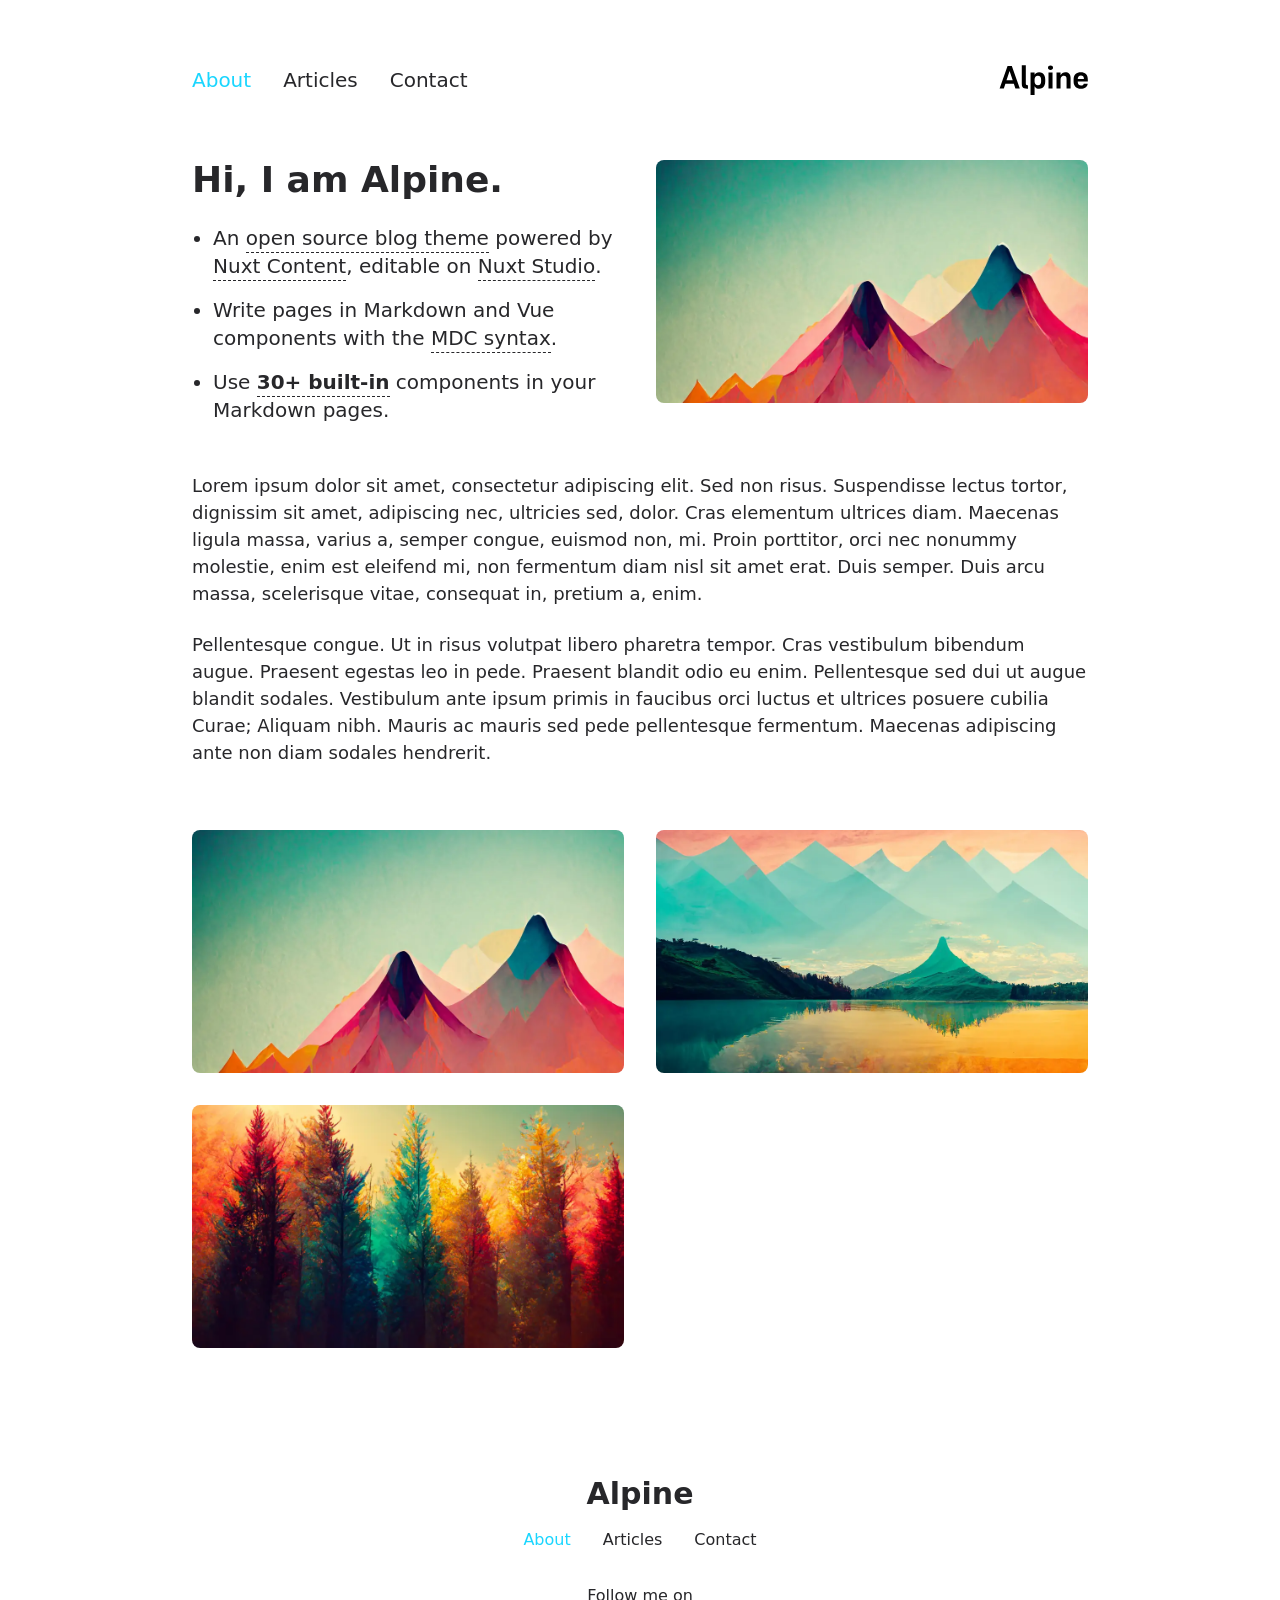
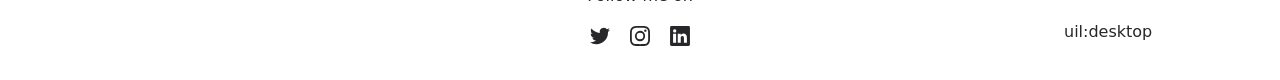
<file: index.html>
<!DOCTYPE html><html lang="en"><head><meta charset="utf-8">
<meta name="viewport" content="width=device-width, initial-scale=1">
<title>Alpine</title>
<meta name="twitter:card" content="summary_large_image">
<meta property="og:image" content="/social-card-preview.png">
<meta property="og:image:width" content="400">
<meta property="og:image:height" content="300">
<meta property="og:image:alt" content="An image showcasing my project.">
<meta property="og:title" content="Alpine">
<meta name="description" content="An open source blog theme powered by Nuxt.">
<meta property="og:description" content="An open source blog theme powered by Nuxt.">
<link rel="preload" as="fetch" crossorigin="anonymous" href="/_payload.json">
<link rel="stylesheet" href="/_nuxt/entry.CS1F4RMm.css">
<link rel="stylesheet" href="/_nuxt/DocumentDrivenNotFound.DSylgNKB.css">
<link rel="stylesheet" href="/_nuxt/Hero.dOsEgW3n.css">
<link rel="stylesheet" href="/_nuxt/ProseUl.BJFMleAW.css">
<link rel="stylesheet" href="/_nuxt/ProseLi.DDrTinKM.css">
<link rel="stylesheet" href="/_nuxt/ProseA.B6arPuVU.css">
<link rel="stylesheet" href="/_nuxt/ProseStrong.BPgpJaDt.css">
<link rel="stylesheet" href="/_nuxt/ProseP.DHw9qJNt.css">
<link rel="stylesheet" href="/_nuxt/Gallery.BM0ok5dE.css">
<link rel="modulepreload" as="script" crossorigin href="/_nuxt/entry._aiJTA0l.js">
<link rel="modulepreload" as="script" crossorigin href="/_nuxt/NuxtImg.D6UPqMkL.js">
<link rel="modulepreload" as="script" crossorigin href="/_nuxt/document-driven.D-FXpvZx.js">
<link rel="modulepreload" as="script" crossorigin href="/_nuxt/DocumentDrivenEmpty.eRsEZ7-q.js">
<link rel="modulepreload" as="script" crossorigin href="/_nuxt/ContentRenderer.DFE3ElBL.js">
<link rel="modulepreload" as="script" crossorigin href="/_nuxt/ContentRendererMarkdown.vue.tJp5DACa.js">
<link rel="modulepreload" as="script" crossorigin href="/_nuxt/DocumentDrivenNotFound.C8hvBH57.js">
<link rel="modulepreload" as="script" crossorigin href="/_nuxt/default.DuQa0O-E.js">
<link rel="modulepreload" as="script" crossorigin href="/_nuxt/ContentRendererMarkdown.ieQEMsKr.js">
<link rel="modulepreload" as="script" crossorigin href="/_nuxt/Hero.CIzsMM9f.js">
<link rel="modulepreload" as="script" crossorigin href="/_nuxt/MDCSlot.CRf8sfF6.js">
<link rel="modulepreload" as="script" crossorigin href="/_nuxt/slot.D_JlYFEw.js">
<link rel="modulepreload" as="script" crossorigin href="/_nuxt/ProseUl.B7iURNdy.js">
<link rel="modulepreload" as="script" crossorigin href="/_nuxt/ProseLi.Bdp0qcXn.js">
<link rel="modulepreload" as="script" crossorigin href="/_nuxt/ProseA.BXwS2tlX.js">
<link rel="modulepreload" as="script" crossorigin href="/_nuxt/ProseStrong.DLPciG8H.js">
<link rel="modulepreload" as="script" crossorigin href="/_nuxt/ProseP.CzXn8Q8d.js">
<link rel="modulepreload" as="script" crossorigin href="/_nuxt/Gallery.Bb6p-E5X.js">
<link rel="prefetch" as="style" href="/_nuxt/article.BHCg1ZF1.css">
<link rel="prefetch" as="script" crossorigin href="/_nuxt/article.DXqPiuLB.js">
<link rel="prefetch" as="script" crossorigin href="/_nuxt/date.BcWussCh.js">
<link rel="prefetch" as="script" crossorigin href="/_nuxt/page.t8133NV7.js">
<link rel="prefetch" as="script" crossorigin href="/_nuxt/client-db.qH4lYut6.js">
<link rel="prefetch" as="style" href="/_nuxt/useStudio.sVl9A9ew.css">
<link rel="prefetch" as="script" crossorigin href="/_nuxt/useStudio.CdnMvwiG.js">
<link rel="prefetch" as="style" href="/_nuxt/error-404.D8uONj7L.css">
<link rel="prefetch" as="script" crossorigin href="/_nuxt/error-404.C9U4aAxK.js">
<link rel="prefetch" as="style" href="/_nuxt/error-500.p7T9h8Pv.css">
<link rel="prefetch" as="script" crossorigin href="/_nuxt/error-500.CYGpDp5r.js">
<script type="module" src="/_nuxt/entry._aiJTA0l.js" crossorigin></script><style id="pinceau-runtime-hydratable">@media{.phy[--]{--puid:wKYC_4-v;}.pv-UNdRWC{max-width:var(--elements-container-maxWidth);padding-left:var(--elements-container-padding-mobile);padding-right:var(--elements-container-padding-mobile);}@media (min-width: 475px){.pv-UNdRWC{padding-left:var(--elements-container-padding-xs);padding-right:var(--elements-container-padding-xs);}}@media (min-width: 640px){.pv-UNdRWC{padding-left:var(--elements-container-padding-sm);padding-right:var(--elements-container-padding-sm);}}@media (min-width: 768px){.pv-UNdRWC{padding-left:var(--elements-container-padding-md);padding-right:var(--elements-container-padding-md);}}} @media{.phy[--]{--puid:51k64g-c;}.pc-51k64g[data-v-ce957081]{---6-li-cols:2;}} </style><style id="pinceau-theme">@media { :root {--pinceau-mq: initial; --alpine-readableLine: 68ch;--alpine-backdrop-backgroundColor: #f4f4f5b3;--prose-code-inline-padding: 0.2rem 0.375rem 0.2rem 0.375rem;--prose-code-block-backdropFilter: contrast(1);--prose-code-block-border-style: solid;--prose-code-block-border-width: 1px;--prose-tbody-tr-borderBottom-style: dashed;--prose-tbody-tr-borderBottom-width: 1px;--prose-th-textAlign: inherit;--prose-thead-borderBottom-style: solid;--prose-thead-borderBottom-width: 1px;--prose-thead-border-style: solid;--prose-thead-border-width: 0px;--prose-table-textAlign: start;--prose-hr-width: 1px;--prose-hr-style: solid;--prose-li-listStylePosition: outside;--prose-ol-li-markerColor: currentColor;--prose-ol-paddingInlineStart: 21px;--prose-ol-listStyleType: decimal;--prose-ul-li-markerColor: currentColor;--prose-ul-paddingInlineStart: 21px;--prose-ul-listStyleType: disc;--prose-blockquote-border-style: solid;--prose-blockquote-border-width: 4px;--prose-blockquote-quotes: '201C' '201D' '2018' '2019';--prose-blockquote-paddingInlineStart: 24px;--prose-a-code-color-hover: currentColor;--prose-a-code-color-static: currentColor;--prose-a-hasCode-borderBottom: none;--prose-a-border-distance: 2px;--prose-a-border-color-hover: currentColor;--prose-a-border-color-static: currentColor;--prose-a-border-style-hover: solid;--prose-a-border-style-static: dashed;--prose-a-border-width: 1px;--prose-a-color-static: inherit;--prose-a-textDecoration: none;--prose-h6-margin: 3rem 0 2rem;--prose-h5-margin: 3rem 0 2rem;--prose-h4-margin: 3rem 0 2rem;--prose-h3-margin: 3rem 0 2rem;--prose-h2-margin: 3rem 0 2rem;--prose-h1-margin: 0 0 2rem;--prose-p-fontSize: 18px;--typography-lead-loose: 2;--typography-lead-relaxed: 1.625;--typography-lead-normal: 1.5;--typography-lead-snug: 1.375;--typography-lead-tight: 1.25;--typography-lead-none: 1;--typography-lead-10: 2.5rem;--typography-lead-9: 2.25rem;--typography-lead-8: 2rem;--typography-lead-7: 1.75rem;--typography-lead-6: 1.5rem;--typography-lead-5: 1.25rem;--typography-lead-4: 1rem;--typography-lead-3: .75rem;--typography-lead-2: .5rem;--typography-lead-1: .025rem;--typography-fontWeight-black: 900;--typography-fontWeight-extrabold: 800;--typography-fontWeight-bold: 700;--typography-fontWeight-semibold: 600;--typography-fontWeight-medium: 500;--typography-fontWeight-normal: 400;--typography-fontWeight-light: 300;--typography-fontWeight-extralight: 200;--typography-fontWeight-thin: 100;--typography-fontSize-9xl: 128px;--typography-fontSize-8xl: 96px;--typography-fontSize-7xl: 72px;--typography-fontSize-6xl: 60px;--typography-fontSize-5xl: 48px;--typography-fontSize-4xl: 36px;--typography-fontSize-3xl: 30px;--typography-fontSize-2xl: 24px;--typography-fontSize-xl: 20px;--typography-fontSize-lg: 18px;--typography-fontSize-base: 16px;--typography-fontSize-sm: 14px;--typography-fontSize-xs: 12px;--typography-letterSpacing-wide: 0.025em;--typography-letterSpacing-tight: -0.025em;--typography-verticalMargin-base: 24px;--typography-verticalMargin-sm: 16px;--elements-border-secondary-hover: [object Object];--elements-backdrop-background: #fffc;--elements-backdrop-filter: saturate(200%) blur(20px);--elements-container-maxWidth: 64rem;--lead-loose: 2;--lead-relaxed: 1.625;--lead-normal: 1.5;--lead-snug: 1.375;--lead-tight: 1.25;--lead-none: 1;--lead-10: 2.5rem;--lead-9: 2.25rem;--lead-8: 2rem;--lead-7: 1.75rem;--lead-6: 1.5rem;--lead-5: 1.25rem;--lead-4: 1rem;--lead-3: .75rem;--lead-2: .5rem;--lead-1: .025rem;--letterSpacing-widest: 0.1em;--letterSpacing-wider: 0.05em;--letterSpacing-wide: 0.025em;--letterSpacing-normal: 0em;--letterSpacing-tight: -0.025em;--letterSpacing-tighter: -0.05em;--fontSize-9xl: 8rem;--fontSize-8xl: 6rem;--fontSize-7xl: 4.5rem;--fontSize-6xl: 3.75rem;--fontSize-5xl: 3rem;--fontSize-4xl: 2.25rem;--fontSize-3xl: 1.875rem;--fontSize-2xl: 1.5rem;--fontSize-xl: 1.25rem;--fontSize-lg: 1.125rem;--fontSize-base: 1rem;--fontSize-sm: 0.875rem;--fontSize-xs: 0.75rem;--fontWeight-black: 900;--fontWeight-extrabold: 800;--fontWeight-bold: 700;--fontWeight-semibold: 600;--fontWeight-medium: 500;--fontWeight-normal: 400;--fontWeight-light: 300;--fontWeight-extralight: 200;--fontWeight-thin: 100;--font-mono: ui-monospace, SFMono-Regular, Menlo, Monaco, Consolas, Liberation Mono, Courier New, monospace;--font-serif: ui-serif, Georgia, Cambria, Times New Roman, Times, serif;--font-sans: ui-sans-serif, system-ui, -apple-system, BlinkMacSystemFont, Segoe UI, Roboto, Helvetica Neue, Arial, Noto Sans, sans-serif, Apple Color Emoji, Segoe UI Emoji, Segoe UI Symbol, Noto Color Emoji;--opacity-total: 1;--opacity-high: 0.8;--opacity-medium: 0.5;--opacity-soft: 0.3;--opacity-light: 0.15;--opacity-bright: 0.1;--opacity-noOpacity: 0;--borderWidth-lg: 3px;--borderWidth-md: 2px;--borderWidth-sm: 1px;--borderWidth-noBorder: 0;--space-rem-875: 0.875rem;--space-rem-625: 0.625rem;--space-rem-375: 0.375rem;--space-rem-125: 0.125rem;--space-px: 1px;--space-128: 32rem;--space-96: 24rem;--space-80: 20rem;--space-72: 18rem;--space-64: 16rem;--space-60: 15rem;--space-56: 14rem;--space-52: 13rem;--space-48: 12rem;--space-44: 11rem;--space-40: 10rem;--space-36: 9rem;--space-32: 8rem;--space-28: 7rem;--space-24: 6rem;--space-20: 5rem;--space-16: 4rem;--space-14: 3.5rem;--space-12: 3rem;--space-11: 2.75rem;--space-10: 2.5rem;--space-9: 2.25rem;--space-8: 2rem;--space-7: 1.75rem;--space-6: 1.5rem;--space-5: 1.25rem;--space-4: 1rem;--space-3: 0.75rem;--space-2: 0.5rem;--space-1: 0.25rem;--space-0: 0px;--size-full: 100%;--size-7xl: 80rem;--size-6xl: 72rem;--size-5xl: 64rem;--size-4xl: 56rem;--size-3xl: 48rem;--size-2xl: 42rem;--size-xl: 36rem;--size-lg: 32rem;--size-md: 28rem;--size-sm: 24rem;--size-xs: 20rem;--size-200: 200px;--size-104: 104px;--size-80: 80px;--size-64: 64px;--size-56: 56px;--size-48: 48px;--size-40: 40px;--size-32: 32px;--size-24: 24px;--size-20: 20px;--size-16: 16px;--size-12: 12px;--size-8: 8px;--size-6: 6px;--size-4: 4px;--size-2: 2px;--size-0: 0px;--radii-full: 9999px;--radii-3xl: 1.75rem;--radii-2xl: 1.5rem;--radii-xl: 1rem;--radii-lg: 0.75rem;--radii-md: 0.5rem;--radii-sm: 0.375rem;--radii-xs: 0.25rem;--radii-2xs: 0.125rem;--radii-none: 0px;--shadow-none: 0px 0px 0px 0px transparent;--shadow-lg: 0px 10px 15px -3px #000000, 0px 4px 6px -4px #000000;--shadow-md: 0px 4px 6px -1px #000000, 0px 2px 4px -2px #000000;--shadow-sm: 0px 1px 3px 0px #000000, 0px 1px 2px -1px #000000;--shadow-xs: 0px 1px 2px 0px #000000;--height-screen: 100vh;--width-screen: 100vw;--color-primary-900: #002e38;--color-primary-800: #005c70;--color-primary-700: #008aa9;--color-primary-600: #00b9e1;--color-primary-500: #1ad6ff;--color-primary-400: #40ddff;--color-primary-300: #66e4ff;--color-primary-200: #8deaff;--color-primary-100: #b3f1ff;--color-primary-50: #d9f8ff;--color-ruby-900: #380011;--color-ruby-800: #700021;--color-ruby-700: #a90032;--color-ruby-600: #e10043;--color-ruby-500: #ff1a5e;--color-ruby-400: #ff4079;--color-ruby-300: #ff6694;--color-ruby-200: #ff8dae;--color-ruby-100: #ffb3c9;--color-ruby-50: #ffd9e4;--color-pink-900: #380025;--color-pink-800: #70004b;--color-pink-700: #a90070;--color-pink-600: #e10095;--color-pink-500: #ff1ab2;--color-pink-400: #ff40bf;--color-pink-300: #ff66cc;--color-pink-200: #ff8dd8;--color-pink-100: #ffb3e5;--color-pink-50: #ffd9f2;--color-purple-900: #190038;--color-purple-800: #330070;--color-purple-700: #4c00a9;--color-purple-600: #6500e1;--color-purple-500: #811aff;--color-purple-400: #9640ff;--color-purple-300: #ab66ff;--color-purple-200: #c08dff;--color-purple-100: #d5b3ff;--color-purple-50: #ead9ff;--color-royalblue-900: #0b0531;--color-royalblue-800: #160a62;--color-royalblue-700: #211093;--color-royalblue-600: #2c15c4;--color-royalblue-500: #4127e8;--color-royalblue-400: #614bec;--color-royalblue-300: #806ff0;--color-royalblue-200: #a093f3;--color-royalblue-100: #c0b7f7;--color-royalblue-50: #dfdbfb;--color-indigoblue-900: #001238;--color-indigoblue-800: #002370;--color-indigoblue-700: #0035a9;--color-indigoblue-600: #0047e1;--color-indigoblue-500: #1a62ff;--color-indigoblue-400: #407cff;--color-indigoblue-300: #6696ff;--color-indigoblue-200: #8db0ff;--color-indigoblue-100: #b3cbff;--color-indigoblue-50: #d9e5ff;--color-blue-900: #002438;--color-blue-800: #004870;--color-blue-700: #006ca9;--color-blue-600: #0090e1;--color-blue-500: #1aadff;--color-blue-400: #40bbff;--color-blue-300: #66c8ff;--color-blue-200: #8dd6ff;--color-blue-100: #b3e4ff;--color-blue-50: #d9f1ff;--color-lightblue-900: #002e38;--color-lightblue-800: #005c70;--color-lightblue-700: #008aa9;--color-lightblue-600: #00b9e1;--color-lightblue-500: #1ad6ff;--color-lightblue-400: #40ddff;--color-lightblue-300: #66e4ff;--color-lightblue-200: #8deaff;--color-lightblue-100: #b3f1ff;--color-lightblue-50: #d9f8ff;--color-teal-900: #062a28;--color-teal-800: #0b544f;--color-teal-700: #117d77;--color-teal-600: #16a79e;--color-teal-500: #1cd1c6;--color-teal-400: #36e4da;--color-teal-300: #5fe9e1;--color-teal-200: #87efe9;--color-teal-100: #aff4f0;--color-teal-50: #d7faf8;--color-pear-900: #2a2b09;--color-pear-800: #545512;--color-pear-700: #7e801b;--color-pear-600: #a8aa24;--color-pear-500: #d0d32f;--color-pear-400: #d8da52;--color-pear-300: #e0e274;--color-pear-200: #e8e997;--color-pear-100: #eff0ba;--color-pear-50: #f7f8dc;--color-red-900: #380300;--color-red-800: #700700;--color-red-700: #a90a00;--color-red-600: #e10e00;--color-red-500: #ff281a;--color-red-400: #ff4c40;--color-red-300: #ff7066;--color-red-200: #ff948d;--color-red-100: #ffb7b3;--color-red-50: #ffdbd9;--color-orange-900: #381800;--color-orange-800: #702f00;--color-orange-700: #a94700;--color-orange-600: #e15e00;--color-orange-500: #ff7a1a;--color-orange-400: #ff9040;--color-orange-300: #ffa666;--color-orange-200: #ffbd8d;--color-orange-100: #ffd3b3;--color-orange-50: #ffe9d9;--color-yellow-900: #362b03;--color-yellow-800: #6d5605;--color-yellow-700: #a38108;--color-yellow-600: #daac0a;--color-yellow-500: #f5c828;--color-yellow-400: #f7d14c;--color-yellow-300: #f8da70;--color-yellow-200: #fae393;--color-yellow-100: #fcedb7;--color-yellow-50: #fdf6db;--color-green-900: #003f25;--color-green-800: #005e38;--color-green-700: #007e4a;--color-green-600: #009d5d;--color-green-500: #00bd6f;--color-green-400: #00dc82;--color-green-300: #30ffaa;--color-green-200: #83ffcc;--color-green-100: #acffdd;--color-green-50: #d6ffee;--color-gray-900: #18181B;--color-gray-800: #27272A;--color-gray-700: #3f3f46;--color-gray-600: #52525B;--color-gray-500: #71717A;--color-gray-400: #a1a1aa;--color-gray-300: #D4d4d8;--color-gray-200: #e4e4e7;--color-gray-100: #f4f4f5;--color-gray-50: #fafafa;--color-black: #0c0c0d;--color-white: #FFFFFF;--media-portrait: only screen and (orientation: portrait);--media-landscape: only screen and (orientation: landscape);--media-rm: (prefers-reduced-motion: reduce);--media-2xl: (min-width: 1536px);--media-xl: (min-width: 1280px);--media-lg: (min-width: 1024px);--media-md: (min-width: 768px);--media-sm: (min-width: 640px);--media-xs: (min-width: 475px);--alpine-body-color: var(--color-gray-800);--alpine-body-backgroundColor: var(--color-white);--prose-code-inline-fontWeight: var(--typography-fontWeight-normal);--prose-code-inline-fontSize: var(--typography-fontSize-sm);--prose-code-inline-borderRadius: var(--radii-xs);--prose-code-block-pre-padding: var(--typography-verticalMargin-sm);--prose-code-block-margin: var(--typography-verticalMargin-base) 0;--prose-code-block-fontSize: var(--typography-fontSize-sm);--prose-tbody-code-inline-fontSize: var(--typography-fontSize-sm);--prose-tbody-td-padding: var(--typography-verticalMargin-sm);--prose-th-fontWeight: var(--typography-fontWeight-semibold);--prose-th-padding: 0 var(--typography-verticalMargin-sm) var(--typography-verticalMargin-sm) var(--typography-verticalMargin-sm);--prose-table-lineHeight: var(--typography-lead-6);--prose-table-fontSize: var(--typography-fontSize-sm);--prose-table-margin: var(--typography-verticalMargin-base) 0;--prose-hr-margin: var(--typography-verticalMargin-base) 0;--prose-li-margin: var(--typography-verticalMargin-sm) 0;--prose-ol-margin: var(--typography-verticalMargin-base) 0;--prose-ul-margin: var(--typography-verticalMargin-base) 0;--prose-blockquote-margin: var(--typography-verticalMargin-base) 0;--prose-a-code-border-style: var(--prose-a-border-style-static);--prose-a-code-border-width: var(--prose-a-border-width);--prose-a-fontWeight: var(--typography-fontWeight-medium);--prose-img-margin: var(--typography-verticalMargin-base) 0;--prose-strong-fontWeight: var(--typography-fontWeight-semibold);--prose-h6-iconSize: var(--typography-fontSize-base);--prose-h6-fontWeight: var(--typography-fontWeight-semibold);--prose-h6-lineHeight: var(--typography-lead-normal);--prose-h6-fontSize: var(--typography-fontSize-lg);--prose-h5-iconSize: var(--typography-fontSize-lg);--prose-h5-fontWeight: var(--typography-fontWeight-semibold);--prose-h5-lineHeight: var(--typography-lead-snug);--prose-h5-fontSize: var(--typography-fontSize-xl);--prose-h4-iconSize: var(--typography-fontSize-lg);--prose-h4-letterSpacing: var(--typography-letterSpacing-tight);--prose-h4-fontWeight: var(--typography-fontWeight-semibold);--prose-h4-lineHeight: var(--typography-lead-snug);--prose-h4-fontSize: var(--typography-fontSize-2xl);--prose-h3-iconSize: var(--typography-fontSize-xl);--prose-h3-letterSpacing: var(--typography-letterSpacing-tight);--prose-h3-fontWeight: var(--typography-fontWeight-semibold);--prose-h3-lineHeight: var(--typography-lead-snug);--prose-h3-fontSize: var(--typography-fontSize-3xl);--prose-h2-iconSize: var(--typography-fontSize-2xl);--prose-h2-letterSpacing: var(--typography-letterSpacing-tight);--prose-h2-fontWeight: var(--typography-fontWeight-semibold);--prose-h2-lineHeight: var(--typography-lead-tight);--prose-h2-fontSize: var(--typography-fontSize-4xl);--prose-h1-iconSize: var(--typography-fontSize-3xl);--prose-h1-letterSpacing: var(--typography-letterSpacing-tight);--prose-h1-fontWeight: var(--typography-fontWeight-bold);--prose-h1-lineHeight: var(--typography-lead-tight);--prose-h1-fontSize: var(--typography-fontSize-5xl);--prose-p-br-margin: var(--typography-verticalMargin-base) 0 0 0;--prose-p-margin: var(--typography-verticalMargin-base) 0;--prose-p-lineHeight: var(--typography-lead-normal);--typography-color-primary-900: var(--color-primary-900);--typography-color-primary-800: var(--color-primary-800);--typography-color-primary-700: var(--color-primary-700);--typography-color-primary-600: var(--color-primary-600);--typography-color-primary-500: var(--color-primary-500);--typography-color-primary-400: var(--color-primary-400);--typography-color-primary-300: var(--color-primary-300);--typography-color-primary-200: var(--color-primary-200);--typography-color-primary-100: var(--color-primary-100);--typography-color-primary-50: var(--color-primary-50);--typography-font-code: var(--font-mono);--typography-font-body: var(--font-sans);--typography-font-display: var(--font-sans);--typography-body-backgroundColor: var(--color-white);--typography-body-color: var(--color-black);--elements-state-danger-borderColor-secondary: var(--color-red-200);--elements-state-danger-borderColor-primary: var(--color-red-100);--elements-state-danger-backgroundColor-secondary: var(--color-red-100);--elements-state-danger-backgroundColor-primary: var(--color-red-50);--elements-state-danger-color-secondary: var(--color-red-600);--elements-state-danger-color-primary: var(--color-red-500);--elements-state-warning-borderColor-secondary: var(--color-yellow-200);--elements-state-warning-borderColor-primary: var(--color-yellow-100);--elements-state-warning-backgroundColor-secondary: var(--color-yellow-100);--elements-state-warning-backgroundColor-primary: var(--color-yellow-50);--elements-state-warning-color-secondary: var(--color-yellow-700);--elements-state-warning-color-primary: var(--color-yellow-600);--elements-state-success-borderColor-secondary: var(--color-green-200);--elements-state-success-borderColor-primary: var(--color-green-100);--elements-state-success-backgroundColor-secondary: var(--color-green-100);--elements-state-success-backgroundColor-primary: var(--color-green-50);--elements-state-success-color-secondary: var(--color-green-600);--elements-state-success-color-primary: var(--color-green-500);--elements-state-info-borderColor-secondary: var(--color-blue-200);--elements-state-info-borderColor-primary: var(--color-blue-100);--elements-state-info-backgroundColor-secondary: var(--color-blue-100);--elements-state-info-backgroundColor-primary: var(--color-blue-50);--elements-state-info-color-secondary: var(--color-blue-600);--elements-state-info-color-primary: var(--color-blue-500);--elements-state-primary-borderColor-secondary: var(--color-primary-200);--elements-state-primary-borderColor-primary: var(--color-primary-100);--elements-state-primary-backgroundColor-secondary: var(--color-primary-100);--elements-state-primary-backgroundColor-primary: var(--color-primary-50);--elements-state-primary-color-secondary: var(--color-primary-700);--elements-state-primary-color-primary: var(--color-primary-600);--elements-surface-secondary-backgroundColor: var(--color-gray-200);--elements-surface-primary-backgroundColor: var(--color-gray-100);--elements-surface-background-base: var(--color-gray-100);--elements-border-secondary-static: var(--color-gray-200);--elements-border-primary-hover: var(--color-gray-200);--elements-border-primary-static: var(--color-gray-100);--elements-container-padding-md: var(--space-16);--elements-container-padding-sm: var(--space-12);--elements-container-padding-xs: var(--space-8);--elements-container-padding-mobile: var(--space-6);--elements-text-secondary-color-hover: var(--color-gray-700);--elements-text-secondary-color-static: var(--color-gray-500);--elements-text-primary-color-static: var(--color-gray-900);--text-6xl-lineHeight: var(--lead-none);--text-6xl-fontSize: var(--fontSize-6xl);--text-5xl-lineHeight: var(--lead-none);--text-5xl-fontSize: var(--fontSize-5xl);--text-4xl-lineHeight: var(--lead-10);--text-4xl-fontSize: var(--fontSize-4xl);--text-3xl-lineHeight: var(--lead-9);--text-3xl-fontSize: var(--fontSize-3xl);--text-2xl-lineHeight: var(--lead-8);--text-2xl-fontSize: var(--fontSize-2xl);--text-xl-lineHeight: var(--lead-7);--text-xl-fontSize: var(--fontSize-xl);--text-lg-lineHeight: var(--lead-7);--text-lg-fontSize: var(--fontSize-lg);--text-base-lineHeight: var(--lead-6);--text-base-fontSize: var(--fontSize-base);--text-sm-lineHeight: var(--lead-5);--text-sm-fontSize: var(--fontSize-sm);--text-xs-lineHeight: var(--lead-4);--text-xs-fontSize: var(--fontSize-xs);--shadow-2xl: 0px 25px 50px -12px var(--color-gray-900);--shadow-xl: 0px 20px 25px -5px var(--color-gray-400), 0px 8px 10px -6px #000000;--color-secondary-900: var(--color-gray-900);--color-secondary-800: var(--color-gray-800);--color-secondary-700: var(--color-gray-700);--color-secondary-600: var(--color-gray-600);--color-secondary-500: var(--color-gray-500);--color-secondary-400: var(--color-gray-400);--color-secondary-300: var(--color-gray-300);--color-secondary-200: var(--color-gray-200);--color-secondary-100: var(--color-gray-100);--color-secondary-50: var(--color-gray-50);--prose-a-code-background-hover: var(--typography-color-primary-50);--prose-a-code-border-color-hover: var(--typography-color-primary-500);--prose-a-color-hover: var(--typography-color-primary-500);--typography-color-secondary-900: var(--color-secondary-900);--typography-color-secondary-800: var(--color-secondary-800);--typography-color-secondary-700: var(--color-secondary-700);--typography-color-secondary-600: var(--color-secondary-600);--typography-color-secondary-500: var(--color-secondary-500);--typography-color-secondary-400: var(--color-secondary-400);--typography-color-secondary-300: var(--color-secondary-300);--typography-color-secondary-200: var(--color-secondary-200);--typography-color-secondary-100: var(--color-secondary-100);--typography-color-secondary-50: var(--color-secondary-50);--prose-code-inline-backgroundColor: var(--typography-color-secondary-100);--prose-code-inline-color: var(--typography-color-secondary-700);--prose-code-block-backgroundColor: var(--typography-color-secondary-100);--prose-code-block-color: var(--typography-color-secondary-700);--prose-code-block-border-color: var(--typography-color-secondary-200);--prose-tbody-tr-borderBottom-color: var(--typography-color-secondary-200);--prose-th-color: var(--typography-color-secondary-600);--prose-thead-borderBottom-color: var(--typography-color-secondary-200);--prose-thead-border-color: var(--typography-color-secondary-300);--prose-hr-color: var(--typography-color-secondary-200);--prose-blockquote-border-color: var(--typography-color-secondary-200);--prose-blockquote-color: var(--typography-color-secondary-500);--prose-a-code-border-color-static: var(--typography-color-secondary-400); } }@media { :root.dark {--pinceau-mq: dark; --alpine-backdrop-backgroundColor: #18181bb3;--prose-code-block-backdropFilter: contrast(1);--prose-ol-li-markerColor: currentColor;--prose-ul-li-markerColor: currentColor;--prose-a-code-color-hover: currentColor;--prose-a-code-color-static: currentColor;--prose-a-border-color-hover: currentColor;--prose-a-border-color-static: currentColor;--prose-a-color-static: inherit;--elements-backdrop-background: #0c0d0ccc;--alpine-body-color: var(--color-gray-200);--alpine-body-backgroundColor: var(--color-black);--typography-body-backgroundColor: var(--color-black);--typography-body-color: var(--color-white);--elements-state-danger-borderColor-secondary: var(--color-red-700);--elements-state-danger-borderColor-primary: var(--color-red-800);--elements-state-danger-backgroundColor-secondary: var(--color-red-800);--elements-state-danger-backgroundColor-primary: var(--color-red-900);--elements-state-danger-color-secondary: var(--color-red-200);--elements-state-danger-color-primary: var(--color-red-300);--elements-state-warning-borderColor-secondary: var(--color-yellow-700);--elements-state-warning-borderColor-primary: var(--color-yellow-800);--elements-state-warning-backgroundColor-secondary: var(--color-yellow-800);--elements-state-warning-backgroundColor-primary: var(--color-yellow-900);--elements-state-warning-color-secondary: var(--color-yellow-200);--elements-state-warning-color-primary: var(--color-yellow-400);--elements-state-success-borderColor-secondary: var(--color-green-700);--elements-state-success-borderColor-primary: var(--color-green-800);--elements-state-success-backgroundColor-secondary: var(--color-green-800);--elements-state-success-backgroundColor-primary: var(--color-green-900);--elements-state-success-color-secondary: var(--color-green-200);--elements-state-success-color-primary: var(--color-green-400);--elements-state-info-borderColor-secondary: var(--color-blue-700);--elements-state-info-borderColor-primary: var(--color-blue-800);--elements-state-info-backgroundColor-secondary: var(--color-blue-800);--elements-state-info-backgroundColor-primary: var(--color-blue-900);--elements-state-info-color-secondary: var(--color-blue-200);--elements-state-info-color-primary: var(--color-blue-400);--elements-state-primary-borderColor-secondary: var(--color-primary-700);--elements-state-primary-borderColor-primary: var(--color-primary-800);--elements-state-primary-backgroundColor-secondary: var(--color-primary-800);--elements-state-primary-backgroundColor-primary: var(--color-primary-900);--elements-state-primary-color-secondary: var(--color-primary-200);--elements-state-primary-color-primary: var(--color-primary-400);--elements-surface-secondary-backgroundColor: var(--color-gray-800);--elements-surface-primary-backgroundColor: var(--color-gray-900);--elements-surface-background-base: var(--color-gray-900);--elements-border-secondary-static: var(--color-gray-800);--elements-border-primary-hover: var(--color-gray-800);--elements-border-primary-static: var(--color-gray-900);--elements-text-secondary-color-hover: var(--color-gray-200);--elements-text-secondary-color-static: var(--color-gray-400);--elements-text-primary-color-static: var(--color-gray-50);--prose-a-code-background-hover: var(--typography-color-primary-900);--prose-a-code-border-color-hover: var(--typography-color-primary-600);--prose-a-color-hover: var(--typography-color-primary-400);--prose-code-inline-backgroundColor: var(--typography-color-secondary-800);--prose-code-inline-color: var(--typography-color-secondary-200);--prose-code-block-backgroundColor: var(--typography-color-secondary-900);--prose-code-block-color: var(--typography-color-secondary-200);--prose-code-block-border-color: var(--typography-color-secondary-800);--prose-tbody-tr-borderBottom-color: var(--typography-color-secondary-800);--prose-th-color: var(--typography-color-secondary-400);--prose-thead-borderBottom-color: var(--typography-color-secondary-800);--prose-thead-border-color: var(--typography-color-secondary-600);--prose-hr-color: var(--typography-color-secondary-800);--prose-blockquote-border-color: var(--typography-color-secondary-700);--prose-blockquote-color: var(--typography-color-secondary-400);--prose-a-code-border-color-static: var(--typography-color-secondary-600); } }</style><script>"use strict";(()=>{const a=window,e=document.documentElement,m=["dark","light"],c=window&&window.localStorage&&window.localStorage.getItem&&window.localStorage.getItem("nuxt-color-mode")||"system";let n=c==="system"?d():c;const l=e.getAttribute("data-color-mode-forced");l&&(n=l),i(n),a["__NUXT_COLOR_MODE__"]={preference:c,value:n,getColorScheme:d,addColorScheme:i,removeColorScheme:f};function i(o){const t=""+o+"",s="";e.classList?e.classList.add(t):e.className+=" "+t,s&&e.setAttribute("data-"+s,o)}function f(o){const t=""+o+"",s="";e.classList?e.classList.remove(t):e.className=e.className.replace(new RegExp(t,"g"),""),s&&e.removeAttribute("data-"+s)}function r(o){return a.matchMedia("(prefers-color-scheme"+o+")")}function d(){if(a.matchMedia&&r("").media!=="not all"){for(const o of m)if(r(":"+o).matches)return o}return"light"}})();
</script></head><body><div id="__nuxt"><div class="container pv-UNdRWC pc-wKYC_4 app-layout" data-v-ad2b2be0 data-v-d801e751><!--[--><div class="nuxt-progress" style="width:0%;height:3px;opacity:0;background-size:Infinity% auto;" data-v-ad2b2be0></div><header class="right" data-v-ad2b2be0 data-v-81de7f07><div class="menu" data-v-81de7f07><button aria-label="Navigation Menu" data-v-81de7f07><svg width="24" height="24" viewBox="0 0 68 68" fill="currentColor" xmlns="http://www.w3.org/2000/svg" data-v-81de7f07><path d="M8 34C8 32.1362 8 31.2044 8.30448 30.4693C8.71046 29.4892 9.48915 28.7105 10.4693 28.3045C11.2044 28 12.1362 28 14 28C15.8638 28 16.7956 28 17.5307 28.3045C18.5108 28.7105 19.2895 29.4892 19.6955 30.4693C20 31.2044 20 32.1362 20 34C20 35.8638 20 36.7956 19.6955 37.5307C19.2895 38.5108 18.5108 39.2895 17.5307 39.6955C16.7956 40 15.8638 40 14 40C12.1362 40 11.2044 40 10.4693 39.6955C9.48915 39.2895 8.71046 38.5108 8.30448 37.5307C8 36.7956 8 35.8638 8 34Z" data-v-81de7f07></path><path d="M28 34C28 32.1362 28 31.2044 28.3045 30.4693C28.7105 29.4892 29.4892 28.7105 30.4693 28.3045C31.2044 28 32.1362 28 34 28C35.8638 28 36.7956 28 37.5307 28.3045C38.5108 28.7105 39.2895 29.4892 39.6955 30.4693C40 31.2044 40 32.1362 40 34C40 35.8638 40 36.7956 39.6955 37.5307C39.2895 38.5108 38.5108 39.2895 37.5307 39.6955C36.7956 40 35.8638 40 34 40C32.1362 40 31.2044 40 30.4693 39.6955C29.4892 39.2895 28.7105 38.5108 28.3045 37.5307C28 36.7956 28 35.8638 28 34Z" data-v-81de7f07></path><path d="M48 34C48 32.1362 48 31.2044 48.3045 30.4693C48.7105 29.4892 49.4892 28.7105 50.4693 28.3045C51.2044 28 52.1362 28 54 28C55.8638 28 56.7956 28 57.5307 28.3045C58.5108 28.7105 59.2895 29.4892 59.6955 30.4693C60 31.2044 60 32.1362 60 34C60 35.8638 60 36.7956 59.6955 37.5307C59.2895 38.5108 58.5108 39.2895 57.5307 39.6955C56.7956 40 55.8638 40 54 40C52.1362 40 51.2044 40 50.4693 39.6955C49.4892 39.2895 48.7105 38.5108 48.3045 37.5307C48 36.7956 48 35.8638 48 34Z" data-v-81de7f07></path></svg></button></div><div class="overlay" data-v-81de7f07><nav data-v-81de7f07 data-v-79444231><ul data-v-79444231><!--[--><li data-v-79444231><a aria-current="page" href="/" class="router-link-active router-link-exact-active" data-v-79444231><span class="underline-fx" data-v-79444231></span> About</a></li><li data-v-79444231><a href="/articles" class="" data-v-79444231><span class="underline-fx" data-v-79444231></span> Articles</a></li><li data-v-79444231><a href="/contact" class="" data-v-79444231><span class="underline-fx" data-v-79444231></span> Contact</a></li><!--]--></ul></nav></div><div class="logo" data-v-81de7f07><a aria-current="page" href="/" class="router-link-active router-link-exact-active" data-v-81de7f07><img src="/logo-dark.svg" class="dark-img" alt="alpine" width="89" height="31" data-v-81de7f07><img src="/logo.svg" class="light-img" alt="alpine" width="89" height="31" data-v-81de7f07></a></div><div class="main-nav" data-v-81de7f07><nav data-v-81de7f07 data-v-79444231><ul data-v-79444231><!--[--><li data-v-79444231><a aria-current="page" href="/" class="router-link-active router-link-exact-active" data-v-79444231><span class="underline-fx" data-v-79444231></span> About</a></li><li data-v-79444231><a href="/articles" class="" data-v-79444231><span class="underline-fx" data-v-79444231></span> Articles</a></li><li data-v-79444231><a href="/contact" class="" data-v-79444231><span class="underline-fx" data-v-79444231></span> Contact</a></li><!--]--></ul></nav></div></header><!--[--><div class="document-driven-page"><main><!--[--><div><section class="hero" data-v-75ec77aa><div class="layout" data-v-75ec77aa><div class="content" data-v-75ec77aa><div class="title" data-v-75ec77aa><!--[-->Hi, I am Alpine.<!--]--></div><div class="description" data-v-75ec77aa><!--[--><ul data-v-a250ff4b><!--[--><li data-v-f52cc9c5><!--[-->An <a href="https://github.com/nuxt-themes/alpine" rel="nofollow" data-v-c62e0ba8><!--[-->open source blog theme<!--]--></a> powered by <a href="https://content.nuxtjs.org" rel="nofollow" data-v-c62e0ba8><!--[-->Nuxt Content<!--]--></a>, editable on <a href="https://nuxt.studio" rel="nofollow" data-v-c62e0ba8><!--[-->Nuxt Studio<!--]--></a>.<!--]--></li><li data-v-f52cc9c5><!--[-->Write pages in Markdown and Vue components with the <a href="https://content.nuxtjs.org/guide/writing/mdc" rel="nofollow" data-v-c62e0ba8><!--[-->MDC syntax<!--]--></a>.<!--]--></li><li data-v-f52cc9c5><!--[-->Use <a href="https://elements.nuxt.space" rel="nofollow" data-v-c62e0ba8><!--[--><strong data-v-47fa13ff><!--[-->30+ built-in<!--]--></strong><!--]--></a> components in your Markdown pages.<!--]--></li><!--]--></ul><!--]--></div></div><img src="/alpine-0.webp" class="right" alt="Hero Image" width="16" height="9" data-v-75ec77aa></div></section><p data-v-a0f4c387><!--[-->Lorem ipsum dolor sit amet, consectetur adipiscing elit. Sed non risus. Suspendisse lectus tortor, dignissim sit amet, adipiscing nec, ultricies sed, dolor. Cras elementum ultrices diam. Maecenas ligula massa, varius a, semper congue, euismod non, mi. Proin porttitor, orci nec nonummy molestie, enim est eleifend mi, non fermentum diam nisl sit amet erat. Duis semper. Duis arcu massa, scelerisque vitae, consequat in, pretium a, enim.<!--]--></p><p data-v-a0f4c387><!--[-->Pellentesque congue. Ut in risus volutpat libero pharetra tempor. Cras vestibulum bibendum augue. Praesent egestas leo in pede. Praesent blandit odio eu enim. Pellentesque sed dui ut augue blandit sodales. Vestibulum ante ipsum primis in faucibus orci luctus et ultrices posuere cubilia Curae; Aliquam nibh. Mauris ac mauris sed pede pellentesque fermentum. Maecenas adipiscing ante non diam sodales hendrerit.<!--]--></p><section class="gallery pc-51k64g" data-v-ce957081><div class="layout" data-v-ce957081><!--[--><img src="/alpine-0.webp" width="16" height="9" data-v-ce957081><img src="/alpine-1.webp" width="16" height="9" data-v-ce957081><img src="/alpine-2.webp" width="16" height="9" data-v-ce957081><!--]--></div></section></div><!--]--></main></div><!--]--><footer class="center" data-v-ad2b2be0 data-v-003a36fc><a href="https://www.github.com/nuxt-themes/alpine" rel="noopener noreferrer" class="credits" data-v-003a36fc>Alpine</a><div class="navigation" data-v-003a36fc><nav data-v-003a36fc data-v-79444231><ul data-v-79444231><!--[--><li data-v-79444231><a aria-current="page" href="/" class="router-link-active router-link-exact-active" data-v-79444231><span class="underline-fx" data-v-79444231></span> About</a></li><li data-v-79444231><a href="/articles" class="" data-v-79444231><span class="underline-fx" data-v-79444231></span> Articles</a></li><li data-v-79444231><a href="/contact" class="" data-v-79444231><span class="underline-fx" data-v-79444231></span> Contact</a></li><!--]--></ul></nav></div><p class="message" data-v-003a36fc>Follow me on</p><div class="icons" data-v-003a36fc><div class="social" data-v-003a36fc><!--[--><a href="https://twitter.com/nuxtlabs" rel="noopener noreferrer" target="_blank" title="nuxtlabs" aria-label="nuxtlabs" data-v-48ea35e8><svg xmlns="http://www.w3.org/2000/svg" xmlns:xlink="http://www.w3.org/1999/xlink" aria-hidden="true" role="img" class="icon" data-v-48ea35e8 style="" width="1em" height="1em" viewBox="0 0 24 24" data-v-900ba019><path fill="currentColor" d="M22 5.8a8.49 8.49 0 0 1-2.36.64a4.13 4.13 0 0 0 1.81-2.27a8.21 8.21 0 0 1-2.61 1a4.1 4.1 0 0 0-7 3.74a11.64 11.64 0 0 1-8.45-4.29a4.16 4.16 0 0 0-.55 2.07a4.09 4.09 0 0 0 1.82 3.41a4.05 4.05 0 0 1-1.86-.51v.05a4.1 4.1 0 0 0 3.3 4a3.93 3.93 0 0 1-1.1.17a4.9 4.9 0 0 1-.77-.07a4.11 4.11 0 0 0 3.83 2.84A8.22 8.22 0 0 1 3 18.34a7.93 7.93 0 0 1-1-.06a11.57 11.57 0 0 0 6.29 1.85A11.59 11.59 0 0 0 20 8.45v-.53a8.43 8.43 0 0 0 2-2.12"/></svg></a><a href="https://instagram.com/atinuxt" rel="noopener noreferrer" target="_blank" title="atinuxt" aria-label="atinuxt" data-v-48ea35e8><svg xmlns="http://www.w3.org/2000/svg" xmlns:xlink="http://www.w3.org/1999/xlink" aria-hidden="true" role="img" class="icon" data-v-48ea35e8 style="" width="1em" height="1em" viewBox="0 0 24 24" data-v-900ba019><path fill="currentColor" d="M17.34 5.46a1.2 1.2 0 1 0 1.2 1.2a1.2 1.2 0 0 0-1.2-1.2m4.6 2.42a7.59 7.59 0 0 0-.46-2.43a4.94 4.94 0 0 0-1.16-1.77a4.7 4.7 0 0 0-1.77-1.15a7.3 7.3 0 0 0-2.43-.47C15.06 2 14.72 2 12 2s-3.06 0-4.12.06a7.3 7.3 0 0 0-2.43.47a4.78 4.78 0 0 0-1.77 1.15a4.7 4.7 0 0 0-1.15 1.77a7.3 7.3 0 0 0-.47 2.43C2 8.94 2 9.28 2 12s0 3.06.06 4.12a7.3 7.3 0 0 0 .47 2.43a4.7 4.7 0 0 0 1.15 1.77a4.78 4.78 0 0 0 1.77 1.15a7.3 7.3 0 0 0 2.43.47C8.94 22 9.28 22 12 22s3.06 0 4.12-.06a7.3 7.3 0 0 0 2.43-.47a4.7 4.7 0 0 0 1.77-1.15a4.85 4.85 0 0 0 1.16-1.77a7.59 7.59 0 0 0 .46-2.43c0-1.06.06-1.4.06-4.12s0-3.06-.06-4.12M20.14 16a5.61 5.61 0 0 1-.34 1.86a3.06 3.06 0 0 1-.75 1.15a3.19 3.19 0 0 1-1.15.75a5.61 5.61 0 0 1-1.86.34c-1 .05-1.37.06-4 .06s-3 0-4-.06a5.73 5.73 0 0 1-1.94-.3a3.27 3.27 0 0 1-1.1-.75a3 3 0 0 1-.74-1.15a5.54 5.54 0 0 1-.4-1.9c0-1-.06-1.37-.06-4s0-3 .06-4a5.54 5.54 0 0 1 .35-1.9A3 3 0 0 1 5 5a3.14 3.14 0 0 1 1.1-.8A5.73 5.73 0 0 1 8 3.86c1 0 1.37-.06 4-.06s3 0 4 .06a5.61 5.61 0 0 1 1.86.34a3.06 3.06 0 0 1 1.19.8a3.06 3.06 0 0 1 .75 1.1a5.61 5.61 0 0 1 .34 1.9c.05 1 .06 1.37.06 4s-.01 3-.06 4M12 6.87A5.13 5.13 0 1 0 17.14 12A5.12 5.12 0 0 0 12 6.87m0 8.46A3.33 3.33 0 1 1 15.33 12A3.33 3.33 0 0 1 12 15.33"/></svg></a><a href="https://www.linkedin.com/company/nuxtlabs" rel="noopener noreferrer" target="_blank" title="LinkedIn" aria-label="LinkedIn" data-v-48ea35e8><svg xmlns="http://www.w3.org/2000/svg" xmlns:xlink="http://www.w3.org/1999/xlink" aria-hidden="true" role="img" class="icon" data-v-48ea35e8 style="" width="1em" height="1em" viewBox="0 0 24 24" data-v-900ba019><path fill="currentColor" d="M20.47 2H3.53a1.45 1.45 0 0 0-1.47 1.43v17.14A1.45 1.45 0 0 0 3.53 22h16.94a1.45 1.45 0 0 0 1.47-1.43V3.43A1.45 1.45 0 0 0 20.47 2M8.09 18.74h-3v-9h3ZM6.59 8.48a1.56 1.56 0 1 1 0-3.12a1.57 1.57 0 1 1 0 3.12m12.32 10.26h-3v-4.83c0-1.21-.43-2-1.52-2A1.65 1.65 0 0 0 12.85 13a2 2 0 0 0-.1.73v5h-3v-9h3V11a3 3 0 0 1 2.71-1.5c2 0 3.45 1.29 3.45 4.06Z"/></svg></a><!--]--></div><div class="color-mode-switch" data-v-003a36fc><button aria-label="Color Mode" data-v-003a36fc data-v-79ec4964><span data-v-79ec4964></span></button></div></div></footer><!--]--></div></div><script type="application/json" id="__NUXT_DATA__" data-ssr="true" data-src="/_payload.json">[{"state":1,"once":176,"_errors":178,"serverRendered":146,"path":7,"prerenderedAt":180},["Reactive",2],{"$sdd-pages":3,"$sdd-surrounds":131,"$sdd-globals":142,"$scolor-mode":144,"$sdd-navigation":147,"$sicons":167},["ShallowRef",4],["ShallowReactive",5],{"/":6},{"_path":7,"_dir":8,"_draft":9,"_partial":9,"_locale":8,"title":10,"description":11,"layout":12,"head":13,"body":15,"_type":126,"_id":127,"_source":128,"_file":129,"_extension":130},"/","",false,"About","An open source blog theme powered by Nuxt.","default",{"title":14},"Alpine",{"type":16,"children":17,"toc":123},"root",[18,108,113,118],{"type":19,"tag":20,"props":21,"children":23},"element","hero",{"image":22},"/alpine-0.webp",[24,35],{"type":19,"tag":25,"props":26,"children":27},"template",{"v-slot:title":8},[28],{"type":19,"tag":29,"props":30,"children":31},"p",{},[32],{"type":33,"value":34},"text","Hi, I am Alpine.",{"type":19,"tag":25,"props":36,"children":37},{"v-slot:description":8},[38],{"type":19,"tag":39,"props":40,"children":41},"ul",{},[42,77,90],{"type":19,"tag":43,"props":44,"children":45},"li",{},[46,48,57,59,66,68,75],{"type":33,"value":47},"An ",{"type":19,"tag":49,"props":50,"children":54},"a",{"href":51,"rel":52},"https://github.com/nuxt-themes/alpine",[53],"nofollow",[55],{"type":33,"value":56},"open source blog theme",{"type":33,"value":58}," powered by ",{"type":19,"tag":49,"props":60,"children":63},{"href":61,"rel":62},"https://content.nuxtjs.org",[53],[64],{"type":33,"value":65},"Nuxt Content",{"type":33,"value":67},", editable on ",{"type":19,"tag":49,"props":69,"children":72},{"href":70,"rel":71},"https://nuxt.studio",[53],[73],{"type":33,"value":74},"Nuxt Studio",{"type":33,"value":76},".",{"type":19,"tag":43,"props":78,"children":79},{},[80,82,89],{"type":33,"value":81},"Write pages in Markdown and Vue components with the ",{"type":19,"tag":49,"props":83,"children":86},{"href":84,"rel":85},"https://content.nuxtjs.org/guide/writing/mdc",[53],[87],{"type":33,"value":88},"MDC syntax",{"type":33,"value":76},{"type":19,"tag":43,"props":91,"children":92},{},[93,95,106],{"type":33,"value":94},"Use ",{"type":19,"tag":49,"props":96,"children":99},{"href":97,"rel":98},"https://elements.nuxt.space",[53],[100],{"type":19,"tag":101,"props":102,"children":103},"strong",{},[104],{"type":33,"value":105},"30+ built-in",{"type":33,"value":107}," components in your Markdown pages.",{"type":19,"tag":29,"props":109,"children":110},{},[111],{"type":33,"value":112},"Lorem ipsum dolor sit amet, consectetur adipiscing elit. Sed non risus. Suspendisse lectus tortor, dignissim sit amet, adipiscing nec, ultricies sed, dolor. Cras elementum ultrices diam. Maecenas ligula massa, varius a, semper congue, euismod non, mi. Proin porttitor, orci nec nonummy molestie, enim est eleifend mi, non fermentum diam nisl sit amet erat. Duis semper. Duis arcu massa, scelerisque vitae, consequat in, pretium a, enim.",{"type":19,"tag":29,"props":114,"children":115},{},[116],{"type":33,"value":117},"Pellentesque congue. Ut in risus volutpat libero pharetra tempor. Cras vestibulum bibendum augue. Praesent egestas leo in pede. Praesent blandit odio eu enim. Pellentesque sed dui ut augue blandit sodales. Vestibulum ante ipsum primis in faucibus orci luctus et ultrices posuere cubilia Curae; Aliquam nibh. Mauris ac mauris sed pede pellentesque fermentum. Maecenas adipiscing ante non diam sodales hendrerit.",{"type":19,"tag":119,"props":120,"children":122},"gallery",{":images":121},"[\"/alpine-0.webp\",\"/alpine-1.webp\",\"/alpine-2.webp\"]",[],{"title":8,"searchDepth":124,"depth":124,"links":125},2,[],"markdown","content:1.index.md","content","1.index.md","md",["ShallowRef",132],["ShallowReactive",133],{"/":134},[135,136],null,{"_path":137,"_dir":8,"_draft":9,"_partial":9,"_locale":8,"title":138,"description":8,"layout":139,"_type":126,"_id":140,"_source":128,"_file":141,"_extension":130},"/articles","Articles","page","content:2.articles.md","2.articles.md",["ShallowRef",143],{},{"preference":145,"value":145,"unknown":146,"forced":9},"system",true,[148,149,164],{"title":10,"_path":7,"layout":12},{"title":138,"_path":137,"children":150,"layout":139},[151,155,158,161],{"title":152,"_path":153,"layout":154},"Get started with Alpine","/articles/get-started","article",{"title":156,"_path":157,"layout":154},"Configure Alpine","/articles/configure",{"title":159,"_path":160,"layout":154},"Write Articles","/articles/write-articles",{"title":162,"_path":163,"layout":154},"Customize Alpine","/articles/design-tokens",{"title":165,"_path":166,"layout":12},"Contact","/contact",{"uil:twitter":168,"uil:instagram":172,"uil:linkedin":174},{"left":169,"top":169,"width":170,"height":170,"rotate":169,"vFlip":9,"hFlip":9,"body":171},0,24,"\u003Cpath fill=\"currentColor\" d=\"M22 5.8a8.49 8.49 0 0 1-2.36.64a4.13 4.13 0 0 0 1.81-2.27a8.21 8.21 0 0 1-2.61 1a4.1 4.1 0 0 0-7 3.74a11.64 11.64 0 0 1-8.45-4.29a4.16 4.16 0 0 0-.55 2.07a4.09 4.09 0 0 0 1.82 3.41a4.05 4.05 0 0 1-1.86-.51v.05a4.1 4.1 0 0 0 3.3 4a3.93 3.93 0 0 1-1.1.17a4.9 4.9 0 0 1-.77-.07a4.11 4.11 0 0 0 3.83 2.84A8.22 8.22 0 0 1 3 18.34a7.93 7.93 0 0 1-1-.06a11.57 11.57 0 0 0 6.29 1.85A11.59 11.59 0 0 0 20 8.45v-.53a8.43 8.43 0 0 0 2-2.12\"/>",{"left":169,"top":169,"width":170,"height":170,"rotate":169,"vFlip":9,"hFlip":9,"body":173},"\u003Cpath fill=\"currentColor\" d=\"M17.34 5.46a1.2 1.2 0 1 0 1.2 1.2a1.2 1.2 0 0 0-1.2-1.2m4.6 2.42a7.59 7.59 0 0 0-.46-2.43a4.94 4.94 0 0 0-1.16-1.77a4.7 4.7 0 0 0-1.77-1.15a7.3 7.3 0 0 0-2.43-.47C15.06 2 14.72 2 12 2s-3.06 0-4.12.06a7.3 7.3 0 0 0-2.43.47a4.78 4.78 0 0 0-1.77 1.15a4.7 4.7 0 0 0-1.15 1.77a7.3 7.3 0 0 0-.47 2.43C2 8.94 2 9.28 2 12s0 3.06.06 4.12a7.3 7.3 0 0 0 .47 2.43a4.7 4.7 0 0 0 1.15 1.77a4.78 4.78 0 0 0 1.77 1.15a7.3 7.3 0 0 0 2.43.47C8.94 22 9.28 22 12 22s3.06 0 4.12-.06a7.3 7.3 0 0 0 2.43-.47a4.7 4.7 0 0 0 1.77-1.15a4.85 4.85 0 0 0 1.16-1.77a7.59 7.59 0 0 0 .46-2.43c0-1.06.06-1.4.06-4.12s0-3.06-.06-4.12M20.14 16a5.61 5.61 0 0 1-.34 1.86a3.06 3.06 0 0 1-.75 1.15a3.19 3.19 0 0 1-1.15.75a5.61 5.61 0 0 1-1.86.34c-1 .05-1.37.06-4 .06s-3 0-4-.06a5.73 5.73 0 0 1-1.94-.3a3.27 3.27 0 0 1-1.1-.75a3 3 0 0 1-.74-1.15a5.54 5.54 0 0 1-.4-1.9c0-1-.06-1.37-.06-4s0-3 .06-4a5.54 5.54 0 0 1 .35-1.9A3 3 0 0 1 5 5a3.14 3.14 0 0 1 1.1-.8A5.73 5.73 0 0 1 8 3.86c1 0 1.37-.06 4-.06s3 0 4 .06a5.61 5.61 0 0 1 1.86.34a3.06 3.06 0 0 1 1.19.8a3.06 3.06 0 0 1 .75 1.1a5.61 5.61 0 0 1 .34 1.9c.05 1 .06 1.37.06 4s-.01 3-.06 4M12 6.87A5.13 5.13 0 1 0 17.14 12A5.12 5.12 0 0 0 12 6.87m0 8.46A3.33 3.33 0 1 1 15.33 12A3.33 3.33 0 0 1 12 15.33\"/>",{"left":169,"top":169,"width":170,"height":170,"rotate":169,"vFlip":9,"hFlip":9,"body":175},"\u003Cpath fill=\"currentColor\" d=\"M20.47 2H3.53a1.45 1.45 0 0 0-1.47 1.43v17.14A1.45 1.45 0 0 0 3.53 22h16.94a1.45 1.45 0 0 0 1.47-1.43V3.43A1.45 1.45 0 0 0 20.47 2M8.09 18.74h-3v-9h3ZM6.59 8.48a1.56 1.56 0 1 1 0-3.12a1.57 1.57 0 1 1 0 3.12m12.32 10.26h-3v-4.83c0-1.21-.43-2-1.52-2A1.65 1.65 0 0 0 12.85 13a2 2 0 0 0-.1.73v5h-3v-9h3V11a3 3 0 0 1 2.71-1.5c2 0 3.45 1.29 3.45 4.06Z\"/>",["Reactive",177],["Set"],["Reactive",179],{},1709091139982]</script>
<script>window.__NUXT__={};window.__NUXT__.config={public:{FORMSPREE_URL:"",plausible:{hashMode:false,trackLocalhost:false,domain:"",apiHost:"https://plausible.io",autoPageviews:true,autoOutboundTracking:false},studio:{apiURL:"https://api.nuxt.studio",iframeMessagingAllowedOrigins:""},mdc:{components:{prose:true,map:{p:"prose-p",a:"prose-a",blockquote:"prose-blockquote","code-inline":"prose-code-inline",code:"ProseCodeInline",em:"prose-em",h1:"prose-h1",h2:"prose-h2",h3:"prose-h3",h4:"prose-h4",h5:"prose-h5",h6:"prose-h6",hr:"prose-hr",img:"prose-img",ul:"prose-ul",ol:"prose-ol",li:"prose-li",strong:"prose-strong",table:"prose-table",thead:"prose-thead",tbody:"prose-tbody",td:"prose-td",th:"prose-th",tr:"prose-tr"}},headings:{anchorLinks:{h1:false,h2:true,h3:true,h4:true,h5:false,h6:false}}},content:{locales:[],defaultLocale:"",integrity:1709091113180,experimental:{stripQueryParameters:false,advanceQuery:false,clientDB:false},respectPathCase:false,api:{baseURL:"/api/_content"},navigation:{fields:["navTitle","layout"]},tags:{p:"prose-p",a:"prose-a",blockquote:"prose-blockquote","code-inline":"prose-code-inline",code:"ProseCodeInline",em:"prose-em",h1:"prose-h1",h2:"prose-h2",h3:"prose-h3",h4:"prose-h4",h5:"prose-h5",h6:"prose-h6",hr:"prose-hr",img:"prose-img",ul:"prose-ul",ol:"prose-ol",li:"prose-li",strong:"prose-strong",table:"prose-table",thead:"prose-thead",tbody:"prose-tbody",td:"prose-td",th:"prose-th",tr:"prose-tr"},highlight:{theme:{default:"github-light",dark:"github-dark"},preload:["json","js","ts","html","css","vue","diff","shell","markdown","yaml","bash","ini","c","cpp"],highlighter:"shiki",langs:["js","jsx","json","ts","tsx","vue","css","html","vue","bash","md","mdc","yaml","json","js","ts","html","css","vue","diff","shell","markdown","yaml","bash","ini","c","cpp"]},wsUrl:"",documentDriven:{page:true,navigation:true,surround:true,globals:{},layoutFallbacks:["theme"],injectPage:true},host:"",trailingSlash:false,search:"",contentHead:true,anchorLinks:{depth:4,exclude:[1]}}},app:{baseURL:"/",buildAssetsDir:"/_nuxt/",cdnURL:""}}</script></body></html>
</file>
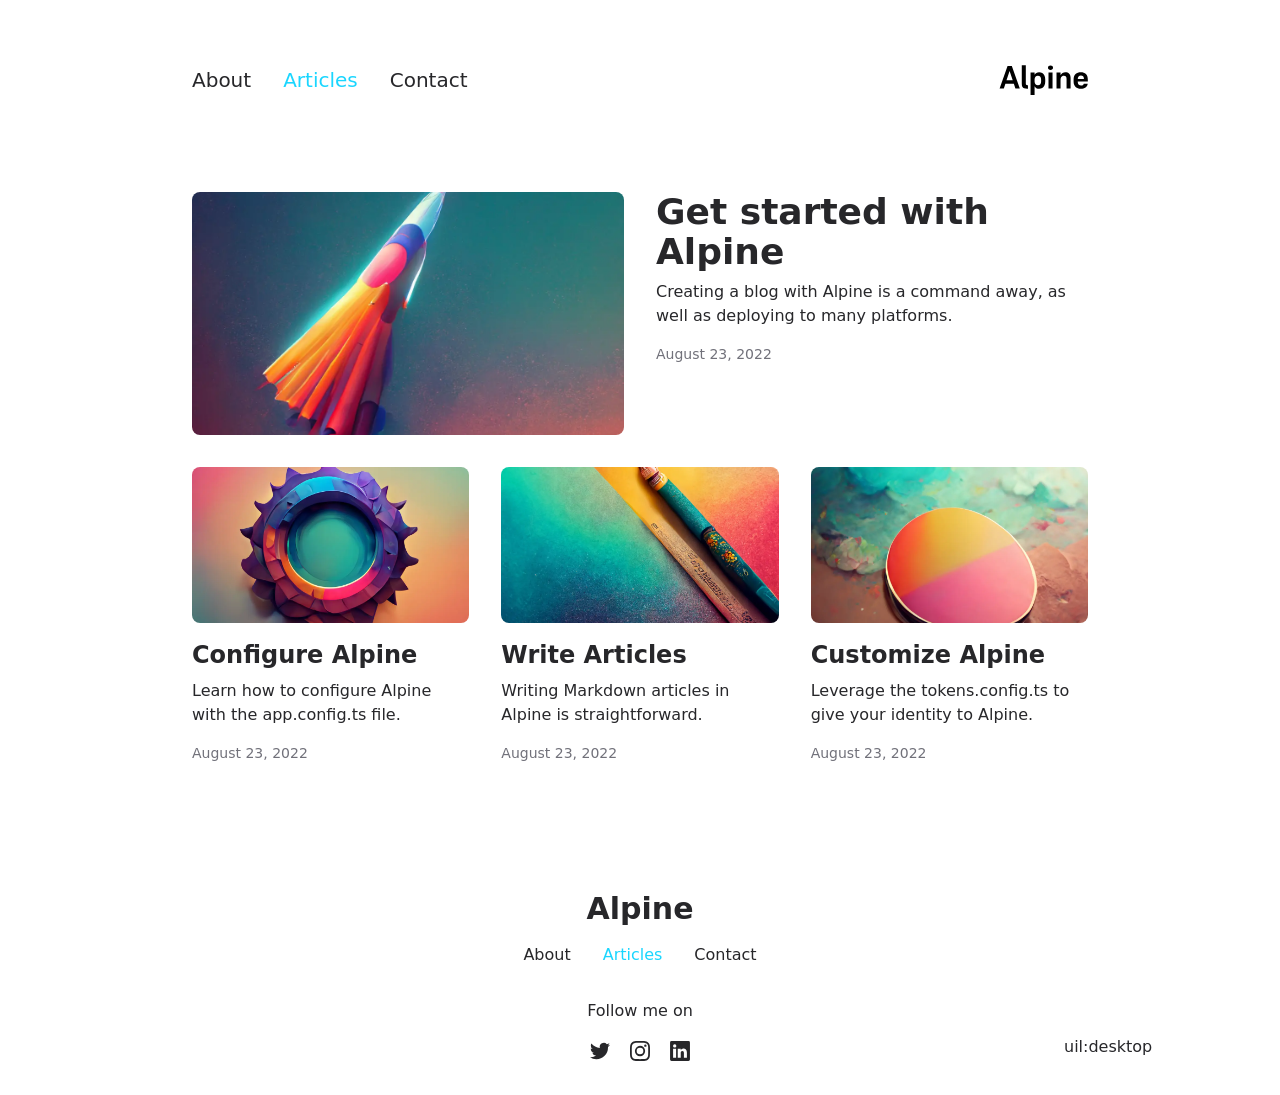
<file: articles/index.html>
<!DOCTYPE html><html lang="en"><head><meta charset="utf-8">
<meta name="viewport" content="width=device-width, initial-scale=1">
<title>Articles</title>
<meta name="twitter:card" content="summary_large_image">
<meta name="description" content="The minimalist blog theme">
<meta property="og:description" content="The minimalist blog theme">
<meta property="og:image" content="/social-card-preview.png">
<meta property="og:image:width" content="400">
<meta property="og:image:height" content="300">
<meta property="og:image:alt" content="An image showcasing my project.">
<meta property="og:title" content="Articles">
<link rel="preload" as="fetch" crossorigin="anonymous" href="/articles/_payload.json">
<link rel="stylesheet" href="/_nuxt/entry.CS1F4RMm.css">
<link rel="stylesheet" href="/_nuxt/DocumentDrivenNotFound.DSylgNKB.css">
<link rel="stylesheet" href="/_nuxt/ArticlesList.CBLTq8fX.css">
<link rel="stylesheet" href="/_nuxt/ArticlesListItem.DDNrqa_X.css">
<link rel="stylesheet" href="/_nuxt/ProseA.B6arPuVU.css">
<link rel="stylesheet" href="/_nuxt/ProseCodeInline.biN1XEZn.css">
<link rel="modulepreload" as="script" crossorigin href="/_nuxt/entry._aiJTA0l.js">
<link rel="modulepreload" as="script" crossorigin href="/_nuxt/NuxtImg.D6UPqMkL.js">
<link rel="modulepreload" as="script" crossorigin href="/_nuxt/document-driven.D-FXpvZx.js">
<link rel="modulepreload" as="script" crossorigin href="/_nuxt/DocumentDrivenEmpty.eRsEZ7-q.js">
<link rel="modulepreload" as="script" crossorigin href="/_nuxt/ContentRenderer.DFE3ElBL.js">
<link rel="modulepreload" as="script" crossorigin href="/_nuxt/ContentRendererMarkdown.vue.tJp5DACa.js">
<link rel="modulepreload" as="script" crossorigin href="/_nuxt/DocumentDrivenNotFound.C8hvBH57.js">
<link rel="modulepreload" as="script" crossorigin href="/_nuxt/page.t8133NV7.js">
<link rel="modulepreload" as="script" crossorigin href="/_nuxt/ContentRendererMarkdown.ieQEMsKr.js">
<link rel="modulepreload" as="script" crossorigin href="/_nuxt/ArticlesList.CWCnykUA.js">
<link rel="modulepreload" as="script" crossorigin href="/_nuxt/ArticlesListItem.U9qgBfpy.js">
<link rel="modulepreload" as="script" crossorigin href="/_nuxt/date.BcWussCh.js">
<link rel="modulepreload" as="script" crossorigin href="/_nuxt/ProseA.BXwS2tlX.js">
<link rel="modulepreload" as="script" crossorigin href="/_nuxt/ProseCodeInline.C6wMrCwq.js">
<link rel="modulepreload" as="script" crossorigin href="/_nuxt/asyncData.RCWpWpja.js">
<link rel="prefetch" as="style" href="/_nuxt/article.BHCg1ZF1.css">
<link rel="prefetch" as="script" crossorigin href="/_nuxt/article.DXqPiuLB.js">
<link rel="prefetch" as="script" crossorigin href="/_nuxt/default.DuQa0O-E.js">
<link rel="prefetch" as="script" crossorigin href="/_nuxt/client-db.qH4lYut6.js">
<link rel="prefetch" as="style" href="/_nuxt/useStudio.sVl9A9ew.css">
<link rel="prefetch" as="script" crossorigin href="/_nuxt/useStudio.CdnMvwiG.js">
<link rel="prefetch" as="style" href="/_nuxt/error-404.D8uONj7L.css">
<link rel="prefetch" as="script" crossorigin href="/_nuxt/error-404.C9U4aAxK.js">
<link rel="prefetch" as="style" href="/_nuxt/error-500.p7T9h8Pv.css">
<link rel="prefetch" as="script" crossorigin href="/_nuxt/error-500.CYGpDp5r.js">
<script type="module" src="/_nuxt/entry._aiJTA0l.js" crossorigin></script><style id="pinceau-runtime-hydratable">@media{.phy[--]{--puid:OHeZXu-v;}.pv-KSnKXu{max-width:var(--elements-container-maxWidth);padding-left:var(--elements-container-padding-mobile);padding-right:var(--elements-container-padding-mobile);}@media (min-width: 475px){.pv-KSnKXu{padding-left:var(--elements-container-padding-xs);padding-right:var(--elements-container-padding-xs);}}@media (min-width: 640px){.pv-KSnKXu{padding-left:var(--elements-container-padding-sm);padding-right:var(--elements-container-padding-sm);}}@media (min-width: 768px){.pv-KSnKXu{padding-left:var(--elements-container-padding-md);padding-right:var(--elements-container-padding-md);}}} </style><style id="pinceau-theme">@media { :root {--pinceau-mq: initial; --alpine-readableLine: 68ch;--alpine-backdrop-backgroundColor: #f4f4f5b3;--prose-code-inline-padding: 0.2rem 0.375rem 0.2rem 0.375rem;--prose-code-block-backdropFilter: contrast(1);--prose-code-block-border-style: solid;--prose-code-block-border-width: 1px;--prose-tbody-tr-borderBottom-style: dashed;--prose-tbody-tr-borderBottom-width: 1px;--prose-th-textAlign: inherit;--prose-thead-borderBottom-style: solid;--prose-thead-borderBottom-width: 1px;--prose-thead-border-style: solid;--prose-thead-border-width: 0px;--prose-table-textAlign: start;--prose-hr-width: 1px;--prose-hr-style: solid;--prose-li-listStylePosition: outside;--prose-ol-li-markerColor: currentColor;--prose-ol-paddingInlineStart: 21px;--prose-ol-listStyleType: decimal;--prose-ul-li-markerColor: currentColor;--prose-ul-paddingInlineStart: 21px;--prose-ul-listStyleType: disc;--prose-blockquote-border-style: solid;--prose-blockquote-border-width: 4px;--prose-blockquote-quotes: '201C' '201D' '2018' '2019';--prose-blockquote-paddingInlineStart: 24px;--prose-a-code-color-hover: currentColor;--prose-a-code-color-static: currentColor;--prose-a-hasCode-borderBottom: none;--prose-a-border-distance: 2px;--prose-a-border-color-hover: currentColor;--prose-a-border-color-static: currentColor;--prose-a-border-style-hover: solid;--prose-a-border-style-static: dashed;--prose-a-border-width: 1px;--prose-a-color-static: inherit;--prose-a-textDecoration: none;--prose-h6-margin: 3rem 0 2rem;--prose-h5-margin: 3rem 0 2rem;--prose-h4-margin: 3rem 0 2rem;--prose-h3-margin: 3rem 0 2rem;--prose-h2-margin: 3rem 0 2rem;--prose-h1-margin: 0 0 2rem;--prose-p-fontSize: 18px;--typography-lead-loose: 2;--typography-lead-relaxed: 1.625;--typography-lead-normal: 1.5;--typography-lead-snug: 1.375;--typography-lead-tight: 1.25;--typography-lead-none: 1;--typography-lead-10: 2.5rem;--typography-lead-9: 2.25rem;--typography-lead-8: 2rem;--typography-lead-7: 1.75rem;--typography-lead-6: 1.5rem;--typography-lead-5: 1.25rem;--typography-lead-4: 1rem;--typography-lead-3: .75rem;--typography-lead-2: .5rem;--typography-lead-1: .025rem;--typography-fontWeight-black: 900;--typography-fontWeight-extrabold: 800;--typography-fontWeight-bold: 700;--typography-fontWeight-semibold: 600;--typography-fontWeight-medium: 500;--typography-fontWeight-normal: 400;--typography-fontWeight-light: 300;--typography-fontWeight-extralight: 200;--typography-fontWeight-thin: 100;--typography-fontSize-9xl: 128px;--typography-fontSize-8xl: 96px;--typography-fontSize-7xl: 72px;--typography-fontSize-6xl: 60px;--typography-fontSize-5xl: 48px;--typography-fontSize-4xl: 36px;--typography-fontSize-3xl: 30px;--typography-fontSize-2xl: 24px;--typography-fontSize-xl: 20px;--typography-fontSize-lg: 18px;--typography-fontSize-base: 16px;--typography-fontSize-sm: 14px;--typography-fontSize-xs: 12px;--typography-letterSpacing-wide: 0.025em;--typography-letterSpacing-tight: -0.025em;--typography-verticalMargin-base: 24px;--typography-verticalMargin-sm: 16px;--elements-border-secondary-hover: [object Object];--elements-backdrop-background: #fffc;--elements-backdrop-filter: saturate(200%) blur(20px);--elements-container-maxWidth: 64rem;--lead-loose: 2;--lead-relaxed: 1.625;--lead-normal: 1.5;--lead-snug: 1.375;--lead-tight: 1.25;--lead-none: 1;--lead-10: 2.5rem;--lead-9: 2.25rem;--lead-8: 2rem;--lead-7: 1.75rem;--lead-6: 1.5rem;--lead-5: 1.25rem;--lead-4: 1rem;--lead-3: .75rem;--lead-2: .5rem;--lead-1: .025rem;--letterSpacing-widest: 0.1em;--letterSpacing-wider: 0.05em;--letterSpacing-wide: 0.025em;--letterSpacing-normal: 0em;--letterSpacing-tight: -0.025em;--letterSpacing-tighter: -0.05em;--fontSize-9xl: 8rem;--fontSize-8xl: 6rem;--fontSize-7xl: 4.5rem;--fontSize-6xl: 3.75rem;--fontSize-5xl: 3rem;--fontSize-4xl: 2.25rem;--fontSize-3xl: 1.875rem;--fontSize-2xl: 1.5rem;--fontSize-xl: 1.25rem;--fontSize-lg: 1.125rem;--fontSize-base: 1rem;--fontSize-sm: 0.875rem;--fontSize-xs: 0.75rem;--fontWeight-black: 900;--fontWeight-extrabold: 800;--fontWeight-bold: 700;--fontWeight-semibold: 600;--fontWeight-medium: 500;--fontWeight-normal: 400;--fontWeight-light: 300;--fontWeight-extralight: 200;--fontWeight-thin: 100;--font-mono: ui-monospace, SFMono-Regular, Menlo, Monaco, Consolas, Liberation Mono, Courier New, monospace;--font-serif: ui-serif, Georgia, Cambria, Times New Roman, Times, serif;--font-sans: ui-sans-serif, system-ui, -apple-system, BlinkMacSystemFont, Segoe UI, Roboto, Helvetica Neue, Arial, Noto Sans, sans-serif, Apple Color Emoji, Segoe UI Emoji, Segoe UI Symbol, Noto Color Emoji;--opacity-total: 1;--opacity-high: 0.8;--opacity-medium: 0.5;--opacity-soft: 0.3;--opacity-light: 0.15;--opacity-bright: 0.1;--opacity-noOpacity: 0;--borderWidth-lg: 3px;--borderWidth-md: 2px;--borderWidth-sm: 1px;--borderWidth-noBorder: 0;--space-rem-875: 0.875rem;--space-rem-625: 0.625rem;--space-rem-375: 0.375rem;--space-rem-125: 0.125rem;--space-px: 1px;--space-128: 32rem;--space-96: 24rem;--space-80: 20rem;--space-72: 18rem;--space-64: 16rem;--space-60: 15rem;--space-56: 14rem;--space-52: 13rem;--space-48: 12rem;--space-44: 11rem;--space-40: 10rem;--space-36: 9rem;--space-32: 8rem;--space-28: 7rem;--space-24: 6rem;--space-20: 5rem;--space-16: 4rem;--space-14: 3.5rem;--space-12: 3rem;--space-11: 2.75rem;--space-10: 2.5rem;--space-9: 2.25rem;--space-8: 2rem;--space-7: 1.75rem;--space-6: 1.5rem;--space-5: 1.25rem;--space-4: 1rem;--space-3: 0.75rem;--space-2: 0.5rem;--space-1: 0.25rem;--space-0: 0px;--size-full: 100%;--size-7xl: 80rem;--size-6xl: 72rem;--size-5xl: 64rem;--size-4xl: 56rem;--size-3xl: 48rem;--size-2xl: 42rem;--size-xl: 36rem;--size-lg: 32rem;--size-md: 28rem;--size-sm: 24rem;--size-xs: 20rem;--size-200: 200px;--size-104: 104px;--size-80: 80px;--size-64: 64px;--size-56: 56px;--size-48: 48px;--size-40: 40px;--size-32: 32px;--size-24: 24px;--size-20: 20px;--size-16: 16px;--size-12: 12px;--size-8: 8px;--size-6: 6px;--size-4: 4px;--size-2: 2px;--size-0: 0px;--radii-full: 9999px;--radii-3xl: 1.75rem;--radii-2xl: 1.5rem;--radii-xl: 1rem;--radii-lg: 0.75rem;--radii-md: 0.5rem;--radii-sm: 0.375rem;--radii-xs: 0.25rem;--radii-2xs: 0.125rem;--radii-none: 0px;--shadow-none: 0px 0px 0px 0px transparent;--shadow-lg: 0px 10px 15px -3px #000000, 0px 4px 6px -4px #000000;--shadow-md: 0px 4px 6px -1px #000000, 0px 2px 4px -2px #000000;--shadow-sm: 0px 1px 3px 0px #000000, 0px 1px 2px -1px #000000;--shadow-xs: 0px 1px 2px 0px #000000;--height-screen: 100vh;--width-screen: 100vw;--color-primary-900: #002e38;--color-primary-800: #005c70;--color-primary-700: #008aa9;--color-primary-600: #00b9e1;--color-primary-500: #1ad6ff;--color-primary-400: #40ddff;--color-primary-300: #66e4ff;--color-primary-200: #8deaff;--color-primary-100: #b3f1ff;--color-primary-50: #d9f8ff;--color-ruby-900: #380011;--color-ruby-800: #700021;--color-ruby-700: #a90032;--color-ruby-600: #e10043;--color-ruby-500: #ff1a5e;--color-ruby-400: #ff4079;--color-ruby-300: #ff6694;--color-ruby-200: #ff8dae;--color-ruby-100: #ffb3c9;--color-ruby-50: #ffd9e4;--color-pink-900: #380025;--color-pink-800: #70004b;--color-pink-700: #a90070;--color-pink-600: #e10095;--color-pink-500: #ff1ab2;--color-pink-400: #ff40bf;--color-pink-300: #ff66cc;--color-pink-200: #ff8dd8;--color-pink-100: #ffb3e5;--color-pink-50: #ffd9f2;--color-purple-900: #190038;--color-purple-800: #330070;--color-purple-700: #4c00a9;--color-purple-600: #6500e1;--color-purple-500: #811aff;--color-purple-400: #9640ff;--color-purple-300: #ab66ff;--color-purple-200: #c08dff;--color-purple-100: #d5b3ff;--color-purple-50: #ead9ff;--color-royalblue-900: #0b0531;--color-royalblue-800: #160a62;--color-royalblue-700: #211093;--color-royalblue-600: #2c15c4;--color-royalblue-500: #4127e8;--color-royalblue-400: #614bec;--color-royalblue-300: #806ff0;--color-royalblue-200: #a093f3;--color-royalblue-100: #c0b7f7;--color-royalblue-50: #dfdbfb;--color-indigoblue-900: #001238;--color-indigoblue-800: #002370;--color-indigoblue-700: #0035a9;--color-indigoblue-600: #0047e1;--color-indigoblue-500: #1a62ff;--color-indigoblue-400: #407cff;--color-indigoblue-300: #6696ff;--color-indigoblue-200: #8db0ff;--color-indigoblue-100: #b3cbff;--color-indigoblue-50: #d9e5ff;--color-blue-900: #002438;--color-blue-800: #004870;--color-blue-700: #006ca9;--color-blue-600: #0090e1;--color-blue-500: #1aadff;--color-blue-400: #40bbff;--color-blue-300: #66c8ff;--color-blue-200: #8dd6ff;--color-blue-100: #b3e4ff;--color-blue-50: #d9f1ff;--color-lightblue-900: #002e38;--color-lightblue-800: #005c70;--color-lightblue-700: #008aa9;--color-lightblue-600: #00b9e1;--color-lightblue-500: #1ad6ff;--color-lightblue-400: #40ddff;--color-lightblue-300: #66e4ff;--color-lightblue-200: #8deaff;--color-lightblue-100: #b3f1ff;--color-lightblue-50: #d9f8ff;--color-teal-900: #062a28;--color-teal-800: #0b544f;--color-teal-700: #117d77;--color-teal-600: #16a79e;--color-teal-500: #1cd1c6;--color-teal-400: #36e4da;--color-teal-300: #5fe9e1;--color-teal-200: #87efe9;--color-teal-100: #aff4f0;--color-teal-50: #d7faf8;--color-pear-900: #2a2b09;--color-pear-800: #545512;--color-pear-700: #7e801b;--color-pear-600: #a8aa24;--color-pear-500: #d0d32f;--color-pear-400: #d8da52;--color-pear-300: #e0e274;--color-pear-200: #e8e997;--color-pear-100: #eff0ba;--color-pear-50: #f7f8dc;--color-red-900: #380300;--color-red-800: #700700;--color-red-700: #a90a00;--color-red-600: #e10e00;--color-red-500: #ff281a;--color-red-400: #ff4c40;--color-red-300: #ff7066;--color-red-200: #ff948d;--color-red-100: #ffb7b3;--color-red-50: #ffdbd9;--color-orange-900: #381800;--color-orange-800: #702f00;--color-orange-700: #a94700;--color-orange-600: #e15e00;--color-orange-500: #ff7a1a;--color-orange-400: #ff9040;--color-orange-300: #ffa666;--color-orange-200: #ffbd8d;--color-orange-100: #ffd3b3;--color-orange-50: #ffe9d9;--color-yellow-900: #362b03;--color-yellow-800: #6d5605;--color-yellow-700: #a38108;--color-yellow-600: #daac0a;--color-yellow-500: #f5c828;--color-yellow-400: #f7d14c;--color-yellow-300: #f8da70;--color-yellow-200: #fae393;--color-yellow-100: #fcedb7;--color-yellow-50: #fdf6db;--color-green-900: #003f25;--color-green-800: #005e38;--color-green-700: #007e4a;--color-green-600: #009d5d;--color-green-500: #00bd6f;--color-green-400: #00dc82;--color-green-300: #30ffaa;--color-green-200: #83ffcc;--color-green-100: #acffdd;--color-green-50: #d6ffee;--color-gray-900: #18181B;--color-gray-800: #27272A;--color-gray-700: #3f3f46;--color-gray-600: #52525B;--color-gray-500: #71717A;--color-gray-400: #a1a1aa;--color-gray-300: #D4d4d8;--color-gray-200: #e4e4e7;--color-gray-100: #f4f4f5;--color-gray-50: #fafafa;--color-black: #0c0c0d;--color-white: #FFFFFF;--media-portrait: only screen and (orientation: portrait);--media-landscape: only screen and (orientation: landscape);--media-rm: (prefers-reduced-motion: reduce);--media-2xl: (min-width: 1536px);--media-xl: (min-width: 1280px);--media-lg: (min-width: 1024px);--media-md: (min-width: 768px);--media-sm: (min-width: 640px);--media-xs: (min-width: 475px);--alpine-body-color: var(--color-gray-800);--alpine-body-backgroundColor: var(--color-white);--prose-code-inline-fontWeight: var(--typography-fontWeight-normal);--prose-code-inline-fontSize: var(--typography-fontSize-sm);--prose-code-inline-borderRadius: var(--radii-xs);--prose-code-block-pre-padding: var(--typography-verticalMargin-sm);--prose-code-block-margin: var(--typography-verticalMargin-base) 0;--prose-code-block-fontSize: var(--typography-fontSize-sm);--prose-tbody-code-inline-fontSize: var(--typography-fontSize-sm);--prose-tbody-td-padding: var(--typography-verticalMargin-sm);--prose-th-fontWeight: var(--typography-fontWeight-semibold);--prose-th-padding: 0 var(--typography-verticalMargin-sm) var(--typography-verticalMargin-sm) var(--typography-verticalMargin-sm);--prose-table-lineHeight: var(--typography-lead-6);--prose-table-fontSize: var(--typography-fontSize-sm);--prose-table-margin: var(--typography-verticalMargin-base) 0;--prose-hr-margin: var(--typography-verticalMargin-base) 0;--prose-li-margin: var(--typography-verticalMargin-sm) 0;--prose-ol-margin: var(--typography-verticalMargin-base) 0;--prose-ul-margin: var(--typography-verticalMargin-base) 0;--prose-blockquote-margin: var(--typography-verticalMargin-base) 0;--prose-a-code-border-style: var(--prose-a-border-style-static);--prose-a-code-border-width: var(--prose-a-border-width);--prose-a-fontWeight: var(--typography-fontWeight-medium);--prose-img-margin: var(--typography-verticalMargin-base) 0;--prose-strong-fontWeight: var(--typography-fontWeight-semibold);--prose-h6-iconSize: var(--typography-fontSize-base);--prose-h6-fontWeight: var(--typography-fontWeight-semibold);--prose-h6-lineHeight: var(--typography-lead-normal);--prose-h6-fontSize: var(--typography-fontSize-lg);--prose-h5-iconSize: var(--typography-fontSize-lg);--prose-h5-fontWeight: var(--typography-fontWeight-semibold);--prose-h5-lineHeight: var(--typography-lead-snug);--prose-h5-fontSize: var(--typography-fontSize-xl);--prose-h4-iconSize: var(--typography-fontSize-lg);--prose-h4-letterSpacing: var(--typography-letterSpacing-tight);--prose-h4-fontWeight: var(--typography-fontWeight-semibold);--prose-h4-lineHeight: var(--typography-lead-snug);--prose-h4-fontSize: var(--typography-fontSize-2xl);--prose-h3-iconSize: var(--typography-fontSize-xl);--prose-h3-letterSpacing: var(--typography-letterSpacing-tight);--prose-h3-fontWeight: var(--typography-fontWeight-semibold);--prose-h3-lineHeight: var(--typography-lead-snug);--prose-h3-fontSize: var(--typography-fontSize-3xl);--prose-h2-iconSize: var(--typography-fontSize-2xl);--prose-h2-letterSpacing: var(--typography-letterSpacing-tight);--prose-h2-fontWeight: var(--typography-fontWeight-semibold);--prose-h2-lineHeight: var(--typography-lead-tight);--prose-h2-fontSize: var(--typography-fontSize-4xl);--prose-h1-iconSize: var(--typography-fontSize-3xl);--prose-h1-letterSpacing: var(--typography-letterSpacing-tight);--prose-h1-fontWeight: var(--typography-fontWeight-bold);--prose-h1-lineHeight: var(--typography-lead-tight);--prose-h1-fontSize: var(--typography-fontSize-5xl);--prose-p-br-margin: var(--typography-verticalMargin-base) 0 0 0;--prose-p-margin: var(--typography-verticalMargin-base) 0;--prose-p-lineHeight: var(--typography-lead-normal);--typography-color-primary-900: var(--color-primary-900);--typography-color-primary-800: var(--color-primary-800);--typography-color-primary-700: var(--color-primary-700);--typography-color-primary-600: var(--color-primary-600);--typography-color-primary-500: var(--color-primary-500);--typography-color-primary-400: var(--color-primary-400);--typography-color-primary-300: var(--color-primary-300);--typography-color-primary-200: var(--color-primary-200);--typography-color-primary-100: var(--color-primary-100);--typography-color-primary-50: var(--color-primary-50);--typography-font-code: var(--font-mono);--typography-font-body: var(--font-sans);--typography-font-display: var(--font-sans);--typography-body-backgroundColor: var(--color-white);--typography-body-color: var(--color-black);--elements-state-danger-borderColor-secondary: var(--color-red-200);--elements-state-danger-borderColor-primary: var(--color-red-100);--elements-state-danger-backgroundColor-secondary: var(--color-red-100);--elements-state-danger-backgroundColor-primary: var(--color-red-50);--elements-state-danger-color-secondary: var(--color-red-600);--elements-state-danger-color-primary: var(--color-red-500);--elements-state-warning-borderColor-secondary: var(--color-yellow-200);--elements-state-warning-borderColor-primary: var(--color-yellow-100);--elements-state-warning-backgroundColor-secondary: var(--color-yellow-100);--elements-state-warning-backgroundColor-primary: var(--color-yellow-50);--elements-state-warning-color-secondary: var(--color-yellow-700);--elements-state-warning-color-primary: var(--color-yellow-600);--elements-state-success-borderColor-secondary: var(--color-green-200);--elements-state-success-borderColor-primary: var(--color-green-100);--elements-state-success-backgroundColor-secondary: var(--color-green-100);--elements-state-success-backgroundColor-primary: var(--color-green-50);--elements-state-success-color-secondary: var(--color-green-600);--elements-state-success-color-primary: var(--color-green-500);--elements-state-info-borderColor-secondary: var(--color-blue-200);--elements-state-info-borderColor-primary: var(--color-blue-100);--elements-state-info-backgroundColor-secondary: var(--color-blue-100);--elements-state-info-backgroundColor-primary: var(--color-blue-50);--elements-state-info-color-secondary: var(--color-blue-600);--elements-state-info-color-primary: var(--color-blue-500);--elements-state-primary-borderColor-secondary: var(--color-primary-200);--elements-state-primary-borderColor-primary: var(--color-primary-100);--elements-state-primary-backgroundColor-secondary: var(--color-primary-100);--elements-state-primary-backgroundColor-primary: var(--color-primary-50);--elements-state-primary-color-secondary: var(--color-primary-700);--elements-state-primary-color-primary: var(--color-primary-600);--elements-surface-secondary-backgroundColor: var(--color-gray-200);--elements-surface-primary-backgroundColor: var(--color-gray-100);--elements-surface-background-base: var(--color-gray-100);--elements-border-secondary-static: var(--color-gray-200);--elements-border-primary-hover: var(--color-gray-200);--elements-border-primary-static: var(--color-gray-100);--elements-container-padding-md: var(--space-16);--elements-container-padding-sm: var(--space-12);--elements-container-padding-xs: var(--space-8);--elements-container-padding-mobile: var(--space-6);--elements-text-secondary-color-hover: var(--color-gray-700);--elements-text-secondary-color-static: var(--color-gray-500);--elements-text-primary-color-static: var(--color-gray-900);--text-6xl-lineHeight: var(--lead-none);--text-6xl-fontSize: var(--fontSize-6xl);--text-5xl-lineHeight: var(--lead-none);--text-5xl-fontSize: var(--fontSize-5xl);--text-4xl-lineHeight: var(--lead-10);--text-4xl-fontSize: var(--fontSize-4xl);--text-3xl-lineHeight: var(--lead-9);--text-3xl-fontSize: var(--fontSize-3xl);--text-2xl-lineHeight: var(--lead-8);--text-2xl-fontSize: var(--fontSize-2xl);--text-xl-lineHeight: var(--lead-7);--text-xl-fontSize: var(--fontSize-xl);--text-lg-lineHeight: var(--lead-7);--text-lg-fontSize: var(--fontSize-lg);--text-base-lineHeight: var(--lead-6);--text-base-fontSize: var(--fontSize-base);--text-sm-lineHeight: var(--lead-5);--text-sm-fontSize: var(--fontSize-sm);--text-xs-lineHeight: var(--lead-4);--text-xs-fontSize: var(--fontSize-xs);--shadow-2xl: 0px 25px 50px -12px var(--color-gray-900);--shadow-xl: 0px 20px 25px -5px var(--color-gray-400), 0px 8px 10px -6px #000000;--color-secondary-900: var(--color-gray-900);--color-secondary-800: var(--color-gray-800);--color-secondary-700: var(--color-gray-700);--color-secondary-600: var(--color-gray-600);--color-secondary-500: var(--color-gray-500);--color-secondary-400: var(--color-gray-400);--color-secondary-300: var(--color-gray-300);--color-secondary-200: var(--color-gray-200);--color-secondary-100: var(--color-gray-100);--color-secondary-50: var(--color-gray-50);--prose-a-code-background-hover: var(--typography-color-primary-50);--prose-a-code-border-color-hover: var(--typography-color-primary-500);--prose-a-color-hover: var(--typography-color-primary-500);--typography-color-secondary-900: var(--color-secondary-900);--typography-color-secondary-800: var(--color-secondary-800);--typography-color-secondary-700: var(--color-secondary-700);--typography-color-secondary-600: var(--color-secondary-600);--typography-color-secondary-500: var(--color-secondary-500);--typography-color-secondary-400: var(--color-secondary-400);--typography-color-secondary-300: var(--color-secondary-300);--typography-color-secondary-200: var(--color-secondary-200);--typography-color-secondary-100: var(--color-secondary-100);--typography-color-secondary-50: var(--color-secondary-50);--prose-code-inline-backgroundColor: var(--typography-color-secondary-100);--prose-code-inline-color: var(--typography-color-secondary-700);--prose-code-block-backgroundColor: var(--typography-color-secondary-100);--prose-code-block-color: var(--typography-color-secondary-700);--prose-code-block-border-color: var(--typography-color-secondary-200);--prose-tbody-tr-borderBottom-color: var(--typography-color-secondary-200);--prose-th-color: var(--typography-color-secondary-600);--prose-thead-borderBottom-color: var(--typography-color-secondary-200);--prose-thead-border-color: var(--typography-color-secondary-300);--prose-hr-color: var(--typography-color-secondary-200);--prose-blockquote-border-color: var(--typography-color-secondary-200);--prose-blockquote-color: var(--typography-color-secondary-500);--prose-a-code-border-color-static: var(--typography-color-secondary-400); } }@media { :root.dark {--pinceau-mq: dark; --alpine-backdrop-backgroundColor: #18181bb3;--prose-code-block-backdropFilter: contrast(1);--prose-ol-li-markerColor: currentColor;--prose-ul-li-markerColor: currentColor;--prose-a-code-color-hover: currentColor;--prose-a-code-color-static: currentColor;--prose-a-border-color-hover: currentColor;--prose-a-border-color-static: currentColor;--prose-a-color-static: inherit;--elements-backdrop-background: #0c0d0ccc;--alpine-body-color: var(--color-gray-200);--alpine-body-backgroundColor: var(--color-black);--typography-body-backgroundColor: var(--color-black);--typography-body-color: var(--color-white);--elements-state-danger-borderColor-secondary: var(--color-red-700);--elements-state-danger-borderColor-primary: var(--color-red-800);--elements-state-danger-backgroundColor-secondary: var(--color-red-800);--elements-state-danger-backgroundColor-primary: var(--color-red-900);--elements-state-danger-color-secondary: var(--color-red-200);--elements-state-danger-color-primary: var(--color-red-300);--elements-state-warning-borderColor-secondary: var(--color-yellow-700);--elements-state-warning-borderColor-primary: var(--color-yellow-800);--elements-state-warning-backgroundColor-secondary: var(--color-yellow-800);--elements-state-warning-backgroundColor-primary: var(--color-yellow-900);--elements-state-warning-color-secondary: var(--color-yellow-200);--elements-state-warning-color-primary: var(--color-yellow-400);--elements-state-success-borderColor-secondary: var(--color-green-700);--elements-state-success-borderColor-primary: var(--color-green-800);--elements-state-success-backgroundColor-secondary: var(--color-green-800);--elements-state-success-backgroundColor-primary: var(--color-green-900);--elements-state-success-color-secondary: var(--color-green-200);--elements-state-success-color-primary: var(--color-green-400);--elements-state-info-borderColor-secondary: var(--color-blue-700);--elements-state-info-borderColor-primary: var(--color-blue-800);--elements-state-info-backgroundColor-secondary: var(--color-blue-800);--elements-state-info-backgroundColor-primary: var(--color-blue-900);--elements-state-info-color-secondary: var(--color-blue-200);--elements-state-info-color-primary: var(--color-blue-400);--elements-state-primary-borderColor-secondary: var(--color-primary-700);--elements-state-primary-borderColor-primary: var(--color-primary-800);--elements-state-primary-backgroundColor-secondary: var(--color-primary-800);--elements-state-primary-backgroundColor-primary: var(--color-primary-900);--elements-state-primary-color-secondary: var(--color-primary-200);--elements-state-primary-color-primary: var(--color-primary-400);--elements-surface-secondary-backgroundColor: var(--color-gray-800);--elements-surface-primary-backgroundColor: var(--color-gray-900);--elements-surface-background-base: var(--color-gray-900);--elements-border-secondary-static: var(--color-gray-800);--elements-border-primary-hover: var(--color-gray-800);--elements-border-primary-static: var(--color-gray-900);--elements-text-secondary-color-hover: var(--color-gray-200);--elements-text-secondary-color-static: var(--color-gray-400);--elements-text-primary-color-static: var(--color-gray-50);--prose-a-code-background-hover: var(--typography-color-primary-900);--prose-a-code-border-color-hover: var(--typography-color-primary-600);--prose-a-color-hover: var(--typography-color-primary-400);--prose-code-inline-backgroundColor: var(--typography-color-secondary-800);--prose-code-inline-color: var(--typography-color-secondary-200);--prose-code-block-backgroundColor: var(--typography-color-secondary-900);--prose-code-block-color: var(--typography-color-secondary-200);--prose-code-block-border-color: var(--typography-color-secondary-800);--prose-tbody-tr-borderBottom-color: var(--typography-color-secondary-800);--prose-th-color: var(--typography-color-secondary-400);--prose-thead-borderBottom-color: var(--typography-color-secondary-800);--prose-thead-border-color: var(--typography-color-secondary-600);--prose-hr-color: var(--typography-color-secondary-800);--prose-blockquote-border-color: var(--typography-color-secondary-700);--prose-blockquote-color: var(--typography-color-secondary-400);--prose-a-code-border-color-static: var(--typography-color-secondary-600); } }</style><script>"use strict";(()=>{const a=window,e=document.documentElement,m=["dark","light"],c=window&&window.localStorage&&window.localStorage.getItem&&window.localStorage.getItem("nuxt-color-mode")||"system";let n=c==="system"?d():c;const l=e.getAttribute("data-color-mode-forced");l&&(n=l),i(n),a["__NUXT_COLOR_MODE__"]={preference:c,value:n,getColorScheme:d,addColorScheme:i,removeColorScheme:f};function i(o){const t=""+o+"",s="";e.classList?e.classList.add(t):e.className+=" "+t,s&&e.setAttribute("data-"+s,o)}function f(o){const t=""+o+"",s="";e.classList?e.classList.remove(t):e.className=e.className.replace(new RegExp(t,"g"),""),s&&e.removeAttribute("data-"+s)}function r(o){return a.matchMedia("(prefers-color-scheme"+o+")")}function d(){if(a.matchMedia&&r("").media!=="not all"){for(const o of m)if(r(":"+o).matches)return o}return"light"}})();
</script></head><body><div id="__nuxt"><div class="container pv-KSnKXu pc-OHeZXu app-layout" data-v-ad2b2be0 data-v-d801e751><!--[--><div class="nuxt-progress" style="width:0%;height:3px;opacity:0;background-size:Infinity% auto;" data-v-ad2b2be0></div><header class="right" data-v-ad2b2be0 data-v-81de7f07><div class="menu" data-v-81de7f07><button aria-label="Navigation Menu" data-v-81de7f07><svg width="24" height="24" viewBox="0 0 68 68" fill="currentColor" xmlns="http://www.w3.org/2000/svg" data-v-81de7f07><path d="M8 34C8 32.1362 8 31.2044 8.30448 30.4693C8.71046 29.4892 9.48915 28.7105 10.4693 28.3045C11.2044 28 12.1362 28 14 28C15.8638 28 16.7956 28 17.5307 28.3045C18.5108 28.7105 19.2895 29.4892 19.6955 30.4693C20 31.2044 20 32.1362 20 34C20 35.8638 20 36.7956 19.6955 37.5307C19.2895 38.5108 18.5108 39.2895 17.5307 39.6955C16.7956 40 15.8638 40 14 40C12.1362 40 11.2044 40 10.4693 39.6955C9.48915 39.2895 8.71046 38.5108 8.30448 37.5307C8 36.7956 8 35.8638 8 34Z" data-v-81de7f07></path><path d="M28 34C28 32.1362 28 31.2044 28.3045 30.4693C28.7105 29.4892 29.4892 28.7105 30.4693 28.3045C31.2044 28 32.1362 28 34 28C35.8638 28 36.7956 28 37.5307 28.3045C38.5108 28.7105 39.2895 29.4892 39.6955 30.4693C40 31.2044 40 32.1362 40 34C40 35.8638 40 36.7956 39.6955 37.5307C39.2895 38.5108 38.5108 39.2895 37.5307 39.6955C36.7956 40 35.8638 40 34 40C32.1362 40 31.2044 40 30.4693 39.6955C29.4892 39.2895 28.7105 38.5108 28.3045 37.5307C28 36.7956 28 35.8638 28 34Z" data-v-81de7f07></path><path d="M48 34C48 32.1362 48 31.2044 48.3045 30.4693C48.7105 29.4892 49.4892 28.7105 50.4693 28.3045C51.2044 28 52.1362 28 54 28C55.8638 28 56.7956 28 57.5307 28.3045C58.5108 28.7105 59.2895 29.4892 59.6955 30.4693C60 31.2044 60 32.1362 60 34C60 35.8638 60 36.7956 59.6955 37.5307C59.2895 38.5108 58.5108 39.2895 57.5307 39.6955C56.7956 40 55.8638 40 54 40C52.1362 40 51.2044 40 50.4693 39.6955C49.4892 39.2895 48.7105 38.5108 48.3045 37.5307C48 36.7956 48 35.8638 48 34Z" data-v-81de7f07></path></svg></button></div><div class="overlay" data-v-81de7f07><nav data-v-81de7f07 data-v-79444231><ul data-v-79444231><!--[--><li data-v-79444231><a href="/" class="" data-v-79444231><span class="underline-fx" data-v-79444231></span> About</a></li><li data-v-79444231><a aria-current="page" href="/articles" class="router-link-active router-link-exact-active" data-v-79444231><span class="underline-fx" data-v-79444231></span> Articles</a></li><li data-v-79444231><a href="/contact" class="" data-v-79444231><span class="underline-fx" data-v-79444231></span> Contact</a></li><!--]--></ul></nav></div><div class="logo" data-v-81de7f07><a href="/" class="" data-v-81de7f07><img src="/logo-dark.svg" class="dark-img" alt="alpine" width="89" height="31" data-v-81de7f07><img src="/logo.svg" class="light-img" alt="alpine" width="89" height="31" data-v-81de7f07></a></div><div class="main-nav" data-v-81de7f07><nav data-v-81de7f07 data-v-79444231><ul data-v-79444231><!--[--><li data-v-79444231><a href="/" class="" data-v-79444231><span class="underline-fx" data-v-79444231></span> About</a></li><li data-v-79444231><a aria-current="page" href="/articles" class="router-link-active router-link-exact-active" data-v-79444231><span class="underline-fx" data-v-79444231></span> Articles</a></li><li data-v-79444231><a href="/contact" class="" data-v-79444231><span class="underline-fx" data-v-79444231></span> Contact</a></li><!--]--></ul></nav></div></header><!--[--><div class="document-driven-page"><main><!--[--><div><div class="articles-list" data-v-c4b62ee6><div class="featured" data-v-c4b62ee6><article class="featured" data-v-c4b62ee6 data-v-7229fdc5><div class="image" data-v-7229fdc5><!----><a href="/articles/get-started" class="" data-v-7229fdc5><img src="/articles/get-started.webp" alt="Get started with Alpine" width="16" height="9" data-v-7229fdc5></a></div><div class="content" data-v-7229fdc5><a href="/articles/get-started" class="headline" data-v-7229fdc5><h1 data-v-7229fdc5>Get started with Alpine</h1></a><p class="description" data-v-7229fdc5>Creating a blog with Alpine is a command away, as well as deploying to many platforms.</p><time data-v-7229fdc5>August 23, 2022</time></div></article></div><div class="layout" data-v-c4b62ee6><!--[--><article class="" data-v-c4b62ee6 data-v-7229fdc5><div class="image" data-v-7229fdc5><!----><a href="/articles/configure" class="" data-v-7229fdc5><img src="/articles/configure-alpine.webp" alt="Configure Alpine" width="16" height="9" data-v-7229fdc5></a></div><div class="content" data-v-7229fdc5><a href="/articles/configure" class="headline" data-v-7229fdc5><h1 data-v-7229fdc5>Configure Alpine</h1></a><p class="description" data-v-7229fdc5>Learn how to configure Alpine with the app.config.ts file.</p><time data-v-7229fdc5>August 23, 2022</time></div></article><article class="" data-v-c4b62ee6 data-v-7229fdc5><div class="image" data-v-7229fdc5><!----><a href="/articles/write-articles" class="" data-v-7229fdc5><img src="/articles/write-articles.webp" alt="Write Articles" width="16" height="9" data-v-7229fdc5></a></div><div class="content" data-v-7229fdc5><a href="/articles/write-articles" class="headline" data-v-7229fdc5><h1 data-v-7229fdc5>Write Articles</h1></a><p class="description" data-v-7229fdc5>Writing Markdown articles in Alpine is straightforward.</p><time data-v-7229fdc5>August 23, 2022</time></div></article><article class="" data-v-c4b62ee6 data-v-7229fdc5><div class="image" data-v-7229fdc5><!----><a href="/articles/design-tokens" class="" data-v-7229fdc5><img src="/articles/design-tokens.webp" alt="Customize Alpine" width="16" height="9" data-v-7229fdc5></a></div><div class="content" data-v-7229fdc5><a href="/articles/design-tokens" class="headline" data-v-7229fdc5><h1 data-v-7229fdc5>Customize Alpine</h1></a><p class="description" data-v-7229fdc5>Leverage the tokens.config.ts to give your identity to Alpine.</p><time data-v-7229fdc5>August 23, 2022</time></div></article><!--]--></div></div></div><!--]--></main></div><!--]--><footer class="center" data-v-ad2b2be0 data-v-003a36fc><a href="https://www.github.com/nuxt-themes/alpine" rel="noopener noreferrer" class="credits" data-v-003a36fc>Alpine</a><div class="navigation" data-v-003a36fc><nav data-v-003a36fc data-v-79444231><ul data-v-79444231><!--[--><li data-v-79444231><a href="/" class="" data-v-79444231><span class="underline-fx" data-v-79444231></span> About</a></li><li data-v-79444231><a aria-current="page" href="/articles" class="router-link-active router-link-exact-active" data-v-79444231><span class="underline-fx" data-v-79444231></span> Articles</a></li><li data-v-79444231><a href="/contact" class="" data-v-79444231><span class="underline-fx" data-v-79444231></span> Contact</a></li><!--]--></ul></nav></div><p class="message" data-v-003a36fc>Follow me on</p><div class="icons" data-v-003a36fc><div class="social" data-v-003a36fc><!--[--><a href="https://twitter.com/nuxtlabs" rel="noopener noreferrer" target="_blank" title="nuxtlabs" aria-label="nuxtlabs" data-v-48ea35e8><svg xmlns="http://www.w3.org/2000/svg" xmlns:xlink="http://www.w3.org/1999/xlink" aria-hidden="true" role="img" class="icon" data-v-48ea35e8 style="" width="1em" height="1em" viewBox="0 0 24 24" data-v-900ba019><path fill="currentColor" d="M22 5.8a8.49 8.49 0 0 1-2.36.64a4.13 4.13 0 0 0 1.81-2.27a8.21 8.21 0 0 1-2.61 1a4.1 4.1 0 0 0-7 3.74a11.64 11.64 0 0 1-8.45-4.29a4.16 4.16 0 0 0-.55 2.07a4.09 4.09 0 0 0 1.82 3.41a4.05 4.05 0 0 1-1.86-.51v.05a4.1 4.1 0 0 0 3.3 4a3.93 3.93 0 0 1-1.1.17a4.9 4.9 0 0 1-.77-.07a4.11 4.11 0 0 0 3.83 2.84A8.22 8.22 0 0 1 3 18.34a7.93 7.93 0 0 1-1-.06a11.57 11.57 0 0 0 6.29 1.85A11.59 11.59 0 0 0 20 8.45v-.53a8.43 8.43 0 0 0 2-2.12"/></svg></a><a href="https://instagram.com/atinuxt" rel="noopener noreferrer" target="_blank" title="atinuxt" aria-label="atinuxt" data-v-48ea35e8><svg xmlns="http://www.w3.org/2000/svg" xmlns:xlink="http://www.w3.org/1999/xlink" aria-hidden="true" role="img" class="icon" data-v-48ea35e8 style="" width="1em" height="1em" viewBox="0 0 24 24" data-v-900ba019><path fill="currentColor" d="M17.34 5.46a1.2 1.2 0 1 0 1.2 1.2a1.2 1.2 0 0 0-1.2-1.2m4.6 2.42a7.59 7.59 0 0 0-.46-2.43a4.94 4.94 0 0 0-1.16-1.77a4.7 4.7 0 0 0-1.77-1.15a7.3 7.3 0 0 0-2.43-.47C15.06 2 14.72 2 12 2s-3.06 0-4.12.06a7.3 7.3 0 0 0-2.43.47a4.78 4.78 0 0 0-1.77 1.15a4.7 4.7 0 0 0-1.15 1.77a7.3 7.3 0 0 0-.47 2.43C2 8.94 2 9.28 2 12s0 3.06.06 4.12a7.3 7.3 0 0 0 .47 2.43a4.7 4.7 0 0 0 1.15 1.77a4.78 4.78 0 0 0 1.77 1.15a7.3 7.3 0 0 0 2.43.47C8.94 22 9.28 22 12 22s3.06 0 4.12-.06a7.3 7.3 0 0 0 2.43-.47a4.7 4.7 0 0 0 1.77-1.15a4.85 4.85 0 0 0 1.16-1.77a7.59 7.59 0 0 0 .46-2.43c0-1.06.06-1.4.06-4.12s0-3.06-.06-4.12M20.14 16a5.61 5.61 0 0 1-.34 1.86a3.06 3.06 0 0 1-.75 1.15a3.19 3.19 0 0 1-1.15.75a5.61 5.61 0 0 1-1.86.34c-1 .05-1.37.06-4 .06s-3 0-4-.06a5.73 5.73 0 0 1-1.94-.3a3.27 3.27 0 0 1-1.1-.75a3 3 0 0 1-.74-1.15a5.54 5.54 0 0 1-.4-1.9c0-1-.06-1.37-.06-4s0-3 .06-4a5.54 5.54 0 0 1 .35-1.9A3 3 0 0 1 5 5a3.14 3.14 0 0 1 1.1-.8A5.73 5.73 0 0 1 8 3.86c1 0 1.37-.06 4-.06s3 0 4 .06a5.61 5.61 0 0 1 1.86.34a3.06 3.06 0 0 1 1.19.8a3.06 3.06 0 0 1 .75 1.1a5.61 5.61 0 0 1 .34 1.9c.05 1 .06 1.37.06 4s-.01 3-.06 4M12 6.87A5.13 5.13 0 1 0 17.14 12A5.12 5.12 0 0 0 12 6.87m0 8.46A3.33 3.33 0 1 1 15.33 12A3.33 3.33 0 0 1 12 15.33"/></svg></a><a href="https://www.linkedin.com/company/nuxtlabs" rel="noopener noreferrer" target="_blank" title="LinkedIn" aria-label="LinkedIn" data-v-48ea35e8><svg xmlns="http://www.w3.org/2000/svg" xmlns:xlink="http://www.w3.org/1999/xlink" aria-hidden="true" role="img" class="icon" data-v-48ea35e8 style="" width="1em" height="1em" viewBox="0 0 24 24" data-v-900ba019><path fill="currentColor" d="M20.47 2H3.53a1.45 1.45 0 0 0-1.47 1.43v17.14A1.45 1.45 0 0 0 3.53 22h16.94a1.45 1.45 0 0 0 1.47-1.43V3.43A1.45 1.45 0 0 0 20.47 2M8.09 18.74h-3v-9h3ZM6.59 8.48a1.56 1.56 0 1 1 0-3.12a1.57 1.57 0 1 1 0 3.12m12.32 10.26h-3v-4.83c0-1.21-.43-2-1.52-2A1.65 1.65 0 0 0 12.85 13a2 2 0 0 0-.1.73v5h-3v-9h3V11a3 3 0 0 1 2.71-1.5c2 0 3.45 1.29 3.45 4.06Z"/></svg></a><!--]--></div><div class="color-mode-switch" data-v-003a36fc><button aria-label="Color Mode" data-v-003a36fc data-v-79ec4964><span data-v-79ec4964></span></button></div></div></footer><!--]--></div></div><script type="application/json" id="__NUXT_DATA__" data-ssr="true" data-src="/articles/_payload.json">[{"state":1,"once":79,"_errors":81,"serverRendered":51,"path":7,"prerenderedAt":84},["Reactive",2],{"$sdd-pages":3,"$sdd-surrounds":29,"$sdd-globals":47,"$scolor-mode":49,"$sdd-navigation":52,"$sicons":70},["ShallowRef",4],["ShallowReactive",5],{"/articles":6},{"_path":7,"_dir":8,"_draft":9,"_partial":9,"_locale":8,"title":10,"description":8,"layout":11,"body":12,"_type":24,"_id":25,"_source":26,"_file":27,"_extension":28},"/articles","",false,"Articles","page",{"type":13,"children":14,"toc":21},"root",[15],{"type":16,"tag":17,"props":18,"children":20},"element","articles-list",{"path":19},"articles",[],{"title":8,"searchDepth":22,"depth":22,"links":23},2,[],"markdown","content:2.articles.md","content","2.articles.md","md",["ShallowRef",30],["ShallowReactive",31],{"/articles":32},[33,42],{"_path":34,"_dir":8,"_draft":9,"_partial":9,"_locale":8,"title":35,"description":36,"layout":37,"head":38,"_type":24,"_id":40,"_source":26,"_file":41,"_extension":28},"/","About","An open source blog theme powered by Nuxt.","default",{"title":39},"Alpine","content:1.index.md","1.index.md",{"_path":43,"_dir":8,"_draft":9,"_partial":9,"_locale":8,"title":44,"description":8,"layout":37,"_type":24,"_id":45,"_source":26,"_file":46,"_extension":28},"/contact","Contact","content:3.contact.md","3.contact.md",["ShallowRef",48],{},{"preference":50,"value":50,"unknown":51,"forced":9},"system",true,[53,54,69],{"title":35,"_path":34,"layout":37},{"title":10,"_path":7,"children":55,"layout":11},[56,60,63,66],{"title":57,"_path":58,"layout":59},"Get started with Alpine","/articles/get-started","article",{"title":61,"_path":62,"layout":59},"Configure Alpine","/articles/configure",{"title":64,"_path":65,"layout":59},"Write Articles","/articles/write-articles",{"title":67,"_path":68,"layout":59},"Customize Alpine","/articles/design-tokens",{"title":44,"_path":43,"layout":37},{"uil:twitter":71,"uil:instagram":75,"uil:linkedin":77},{"left":72,"top":72,"width":73,"height":73,"rotate":72,"vFlip":9,"hFlip":9,"body":74},0,24,"\u003Cpath fill=\"currentColor\" d=\"M22 5.8a8.49 8.49 0 0 1-2.36.64a4.13 4.13 0 0 0 1.81-2.27a8.21 8.21 0 0 1-2.61 1a4.1 4.1 0 0 0-7 3.74a11.64 11.64 0 0 1-8.45-4.29a4.16 4.16 0 0 0-.55 2.07a4.09 4.09 0 0 0 1.82 3.41a4.05 4.05 0 0 1-1.86-.51v.05a4.1 4.1 0 0 0 3.3 4a3.93 3.93 0 0 1-1.1.17a4.9 4.9 0 0 1-.77-.07a4.11 4.11 0 0 0 3.83 2.84A8.22 8.22 0 0 1 3 18.34a7.93 7.93 0 0 1-1-.06a11.57 11.57 0 0 0 6.29 1.85A11.59 11.59 0 0 0 20 8.45v-.53a8.43 8.43 0 0 0 2-2.12\"/>",{"left":72,"top":72,"width":73,"height":73,"rotate":72,"vFlip":9,"hFlip":9,"body":76},"\u003Cpath fill=\"currentColor\" d=\"M17.34 5.46a1.2 1.2 0 1 0 1.2 1.2a1.2 1.2 0 0 0-1.2-1.2m4.6 2.42a7.59 7.59 0 0 0-.46-2.43a4.94 4.94 0 0 0-1.16-1.77a4.7 4.7 0 0 0-1.77-1.15a7.3 7.3 0 0 0-2.43-.47C15.06 2 14.72 2 12 2s-3.06 0-4.12.06a7.3 7.3 0 0 0-2.43.47a4.78 4.78 0 0 0-1.77 1.15a4.7 4.7 0 0 0-1.15 1.77a7.3 7.3 0 0 0-.47 2.43C2 8.94 2 9.28 2 12s0 3.06.06 4.12a7.3 7.3 0 0 0 .47 2.43a4.7 4.7 0 0 0 1.15 1.77a4.78 4.78 0 0 0 1.77 1.15a7.3 7.3 0 0 0 2.43.47C8.94 22 9.28 22 12 22s3.06 0 4.12-.06a7.3 7.3 0 0 0 2.43-.47a4.7 4.7 0 0 0 1.77-1.15a4.85 4.85 0 0 0 1.16-1.77a7.59 7.59 0 0 0 .46-2.43c0-1.06.06-1.4.06-4.12s0-3.06-.06-4.12M20.14 16a5.61 5.61 0 0 1-.34 1.86a3.06 3.06 0 0 1-.75 1.15a3.19 3.19 0 0 1-1.15.75a5.61 5.61 0 0 1-1.86.34c-1 .05-1.37.06-4 .06s-3 0-4-.06a5.73 5.73 0 0 1-1.94-.3a3.27 3.27 0 0 1-1.1-.75a3 3 0 0 1-.74-1.15a5.54 5.54 0 0 1-.4-1.9c0-1-.06-1.37-.06-4s0-3 .06-4a5.54 5.54 0 0 1 .35-1.9A3 3 0 0 1 5 5a3.14 3.14 0 0 1 1.1-.8A5.73 5.73 0 0 1 8 3.86c1 0 1.37-.06 4-.06s3 0 4 .06a5.61 5.61 0 0 1 1.86.34a3.06 3.06 0 0 1 1.19.8a3.06 3.06 0 0 1 .75 1.1a5.61 5.61 0 0 1 .34 1.9c.05 1 .06 1.37.06 4s-.01 3-.06 4M12 6.87A5.13 5.13 0 1 0 17.14 12A5.12 5.12 0 0 0 12 6.87m0 8.46A3.33 3.33 0 1 1 15.33 12A3.33 3.33 0 0 1 12 15.33\"/>",{"left":72,"top":72,"width":73,"height":73,"rotate":72,"vFlip":9,"hFlip":9,"body":78},"\u003Cpath fill=\"currentColor\" d=\"M20.47 2H3.53a1.45 1.45 0 0 0-1.47 1.43v17.14A1.45 1.45 0 0 0 3.53 22h16.94a1.45 1.45 0 0 0 1.47-1.43V3.43A1.45 1.45 0 0 0 20.47 2M8.09 18.74h-3v-9h3ZM6.59 8.48a1.56 1.56 0 1 1 0-3.12a1.57 1.57 0 1 1 0 3.12m12.32 10.26h-3v-4.83c0-1.21-.43-2-1.52-2A1.65 1.65 0 0 0 12.85 13a2 2 0 0 0-.1.73v5h-3v-9h3V11a3 3 0 0 1 2.71-1.5c2 0 3.45 1.29 3.45 4.06Z\"/>",["Reactive",80],["Set"],["Reactive",82],{"articles":83},null,1709091141092]</script>
<script>window.__NUXT__={};window.__NUXT__.config={public:{FORMSPREE_URL:"",plausible:{hashMode:false,trackLocalhost:false,domain:"",apiHost:"https://plausible.io",autoPageviews:true,autoOutboundTracking:false},studio:{apiURL:"https://api.nuxt.studio",iframeMessagingAllowedOrigins:""},mdc:{components:{prose:true,map:{p:"prose-p",a:"prose-a",blockquote:"prose-blockquote","code-inline":"prose-code-inline",code:"ProseCodeInline",em:"prose-em",h1:"prose-h1",h2:"prose-h2",h3:"prose-h3",h4:"prose-h4",h5:"prose-h5",h6:"prose-h6",hr:"prose-hr",img:"prose-img",ul:"prose-ul",ol:"prose-ol",li:"prose-li",strong:"prose-strong",table:"prose-table",thead:"prose-thead",tbody:"prose-tbody",td:"prose-td",th:"prose-th",tr:"prose-tr"}},headings:{anchorLinks:{h1:false,h2:true,h3:true,h4:true,h5:false,h6:false}}},content:{locales:[],defaultLocale:"",integrity:1709091113180,experimental:{stripQueryParameters:false,advanceQuery:false,clientDB:false},respectPathCase:false,api:{baseURL:"/api/_content"},navigation:{fields:["navTitle","layout"]},tags:{p:"prose-p",a:"prose-a",blockquote:"prose-blockquote","code-inline":"prose-code-inline",code:"ProseCodeInline",em:"prose-em",h1:"prose-h1",h2:"prose-h2",h3:"prose-h3",h4:"prose-h4",h5:"prose-h5",h6:"prose-h6",hr:"prose-hr",img:"prose-img",ul:"prose-ul",ol:"prose-ol",li:"prose-li",strong:"prose-strong",table:"prose-table",thead:"prose-thead",tbody:"prose-tbody",td:"prose-td",th:"prose-th",tr:"prose-tr"},highlight:{theme:{default:"github-light",dark:"github-dark"},preload:["json","js","ts","html","css","vue","diff","shell","markdown","yaml","bash","ini","c","cpp"],highlighter:"shiki",langs:["js","jsx","json","ts","tsx","vue","css","html","vue","bash","md","mdc","yaml","json","js","ts","html","css","vue","diff","shell","markdown","yaml","bash","ini","c","cpp"]},wsUrl:"",documentDriven:{page:true,navigation:true,surround:true,globals:{},layoutFallbacks:["theme"],injectPage:true},host:"",trailingSlash:false,search:"",contentHead:true,anchorLinks:{depth:4,exclude:[1]}}},app:{baseURL:"/",buildAssetsDir:"/_nuxt/",cdnURL:""}}</script></body></html>
</file>
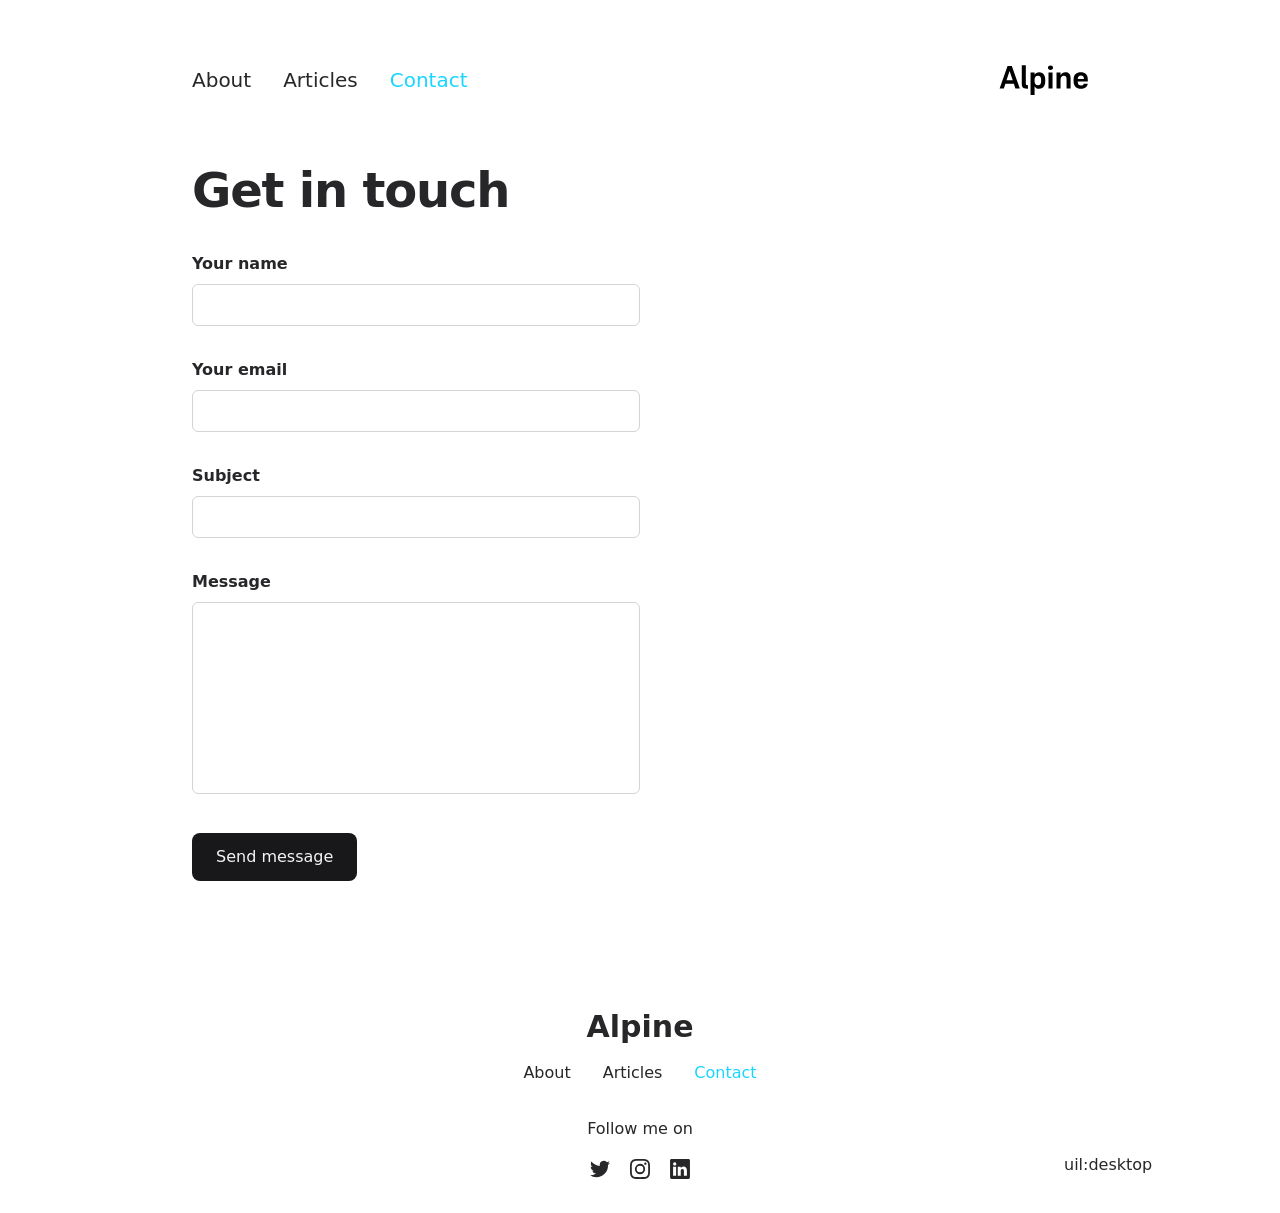
<file: contact/index.html>
<!DOCTYPE html><html lang="en"><head><meta charset="utf-8">
<meta name="viewport" content="width=device-width, initial-scale=1">
<title>Contact</title>
<meta name="twitter:card" content="summary_large_image">
<meta name="description" content="The minimalist blog theme">
<meta property="og:description" content="The minimalist blog theme">
<meta property="og:image" content="/social-card-preview.png">
<meta property="og:image:width" content="400">
<meta property="og:image:height" content="300">
<meta property="og:image:alt" content="An image showcasing my project.">
<meta property="og:title" content="Contact">
<link rel="preload" as="fetch" crossorigin="anonymous" href="/contact/_payload.json">
<link rel="stylesheet" href="/_nuxt/entry.CS1F4RMm.css">
<link rel="stylesheet" href="/_nuxt/DocumentDrivenNotFound.DSylgNKB.css">
<link rel="stylesheet" href="/_nuxt/ProseH1.CoOzZNfe.css">
<link rel="stylesheet" href="/_nuxt/ContactForm.CNEc55S_.css">
<link rel="stylesheet" href="/_nuxt/Input.Byye_SrG.css">
<link rel="stylesheet" href="/_nuxt/Button.QDn7F43B.css">
<link rel="modulepreload" as="script" crossorigin href="/_nuxt/entry._aiJTA0l.js">
<link rel="modulepreload" as="script" crossorigin href="/_nuxt/NuxtImg.D6UPqMkL.js">
<link rel="modulepreload" as="script" crossorigin href="/_nuxt/document-driven.D-FXpvZx.js">
<link rel="modulepreload" as="script" crossorigin href="/_nuxt/DocumentDrivenEmpty.eRsEZ7-q.js">
<link rel="modulepreload" as="script" crossorigin href="/_nuxt/ContentRenderer.DFE3ElBL.js">
<link rel="modulepreload" as="script" crossorigin href="/_nuxt/ContentRendererMarkdown.vue.tJp5DACa.js">
<link rel="modulepreload" as="script" crossorigin href="/_nuxt/DocumentDrivenNotFound.C8hvBH57.js">
<link rel="modulepreload" as="script" crossorigin href="/_nuxt/default.DuQa0O-E.js">
<link rel="modulepreload" as="script" crossorigin href="/_nuxt/ContentRendererMarkdown.ieQEMsKr.js">
<link rel="modulepreload" as="script" crossorigin href="/_nuxt/ProseH1.CF-uzrjl.js">
<link rel="modulepreload" as="script" crossorigin href="/_nuxt/ContactForm.Dyc51LoU.js">
<link rel="modulepreload" as="script" crossorigin href="/_nuxt/Input.DK1cq6_h.js">
<link rel="modulepreload" as="script" crossorigin href="/_nuxt/Button.B7Iju8mz.js">
<link rel="prefetch" as="style" href="/_nuxt/article.BHCg1ZF1.css">
<link rel="prefetch" as="style" href="/_nuxt/ProseA.B6arPuVU.css">
<link rel="prefetch" as="script" crossorigin href="/_nuxt/article.DXqPiuLB.js">
<link rel="prefetch" as="script" crossorigin href="/_nuxt/ProseA.BXwS2tlX.js">
<link rel="prefetch" as="script" crossorigin href="/_nuxt/date.BcWussCh.js">
<link rel="prefetch" as="script" crossorigin href="/_nuxt/page.t8133NV7.js">
<link rel="prefetch" as="script" crossorigin href="/_nuxt/client-db.qH4lYut6.js">
<link rel="prefetch" as="style" href="/_nuxt/useStudio.sVl9A9ew.css">
<link rel="prefetch" as="script" crossorigin href="/_nuxt/useStudio.CdnMvwiG.js">
<link rel="prefetch" as="style" href="/_nuxt/error-404.D8uONj7L.css">
<link rel="prefetch" as="script" crossorigin href="/_nuxt/error-404.C9U4aAxK.js">
<link rel="prefetch" as="style" href="/_nuxt/error-500.p7T9h8Pv.css">
<link rel="prefetch" as="script" crossorigin href="/_nuxt/error-500.CYGpDp5r.js">
<script type="module" src="/_nuxt/entry._aiJTA0l.js" crossorigin></script><style id="pinceau-runtime-hydratable">@media{.phy[--]{--puid:XtJKcU-v;}.pv-O0Y5NW{max-width:var(--elements-container-maxWidth);padding-left:var(--elements-container-padding-mobile);padding-right:var(--elements-container-padding-mobile);}@media (min-width: 475px){.pv-O0Y5NW{padding-left:var(--elements-container-padding-xs);padding-right:var(--elements-container-padding-xs);}}@media (min-width: 640px){.pv-O0Y5NW{padding-left:var(--elements-container-padding-sm);padding-right:var(--elements-container-padding-sm);}}@media (min-width: 768px){.pv-O0Y5NW{padding-left:var(--elements-container-padding-md);padding-right:var(--elements-container-padding-md);}}} </style><style id="pinceau-theme">@media { :root {--pinceau-mq: initial; --alpine-readableLine: 68ch;--alpine-backdrop-backgroundColor: #f4f4f5b3;--prose-code-inline-padding: 0.2rem 0.375rem 0.2rem 0.375rem;--prose-code-block-backdropFilter: contrast(1);--prose-code-block-border-style: solid;--prose-code-block-border-width: 1px;--prose-tbody-tr-borderBottom-style: dashed;--prose-tbody-tr-borderBottom-width: 1px;--prose-th-textAlign: inherit;--prose-thead-borderBottom-style: solid;--prose-thead-borderBottom-width: 1px;--prose-thead-border-style: solid;--prose-thead-border-width: 0px;--prose-table-textAlign: start;--prose-hr-width: 1px;--prose-hr-style: solid;--prose-li-listStylePosition: outside;--prose-ol-li-markerColor: currentColor;--prose-ol-paddingInlineStart: 21px;--prose-ol-listStyleType: decimal;--prose-ul-li-markerColor: currentColor;--prose-ul-paddingInlineStart: 21px;--prose-ul-listStyleType: disc;--prose-blockquote-border-style: solid;--prose-blockquote-border-width: 4px;--prose-blockquote-quotes: '201C' '201D' '2018' '2019';--prose-blockquote-paddingInlineStart: 24px;--prose-a-code-color-hover: currentColor;--prose-a-code-color-static: currentColor;--prose-a-hasCode-borderBottom: none;--prose-a-border-distance: 2px;--prose-a-border-color-hover: currentColor;--prose-a-border-color-static: currentColor;--prose-a-border-style-hover: solid;--prose-a-border-style-static: dashed;--prose-a-border-width: 1px;--prose-a-color-static: inherit;--prose-a-textDecoration: none;--prose-h6-margin: 3rem 0 2rem;--prose-h5-margin: 3rem 0 2rem;--prose-h4-margin: 3rem 0 2rem;--prose-h3-margin: 3rem 0 2rem;--prose-h2-margin: 3rem 0 2rem;--prose-h1-margin: 0 0 2rem;--prose-p-fontSize: 18px;--typography-lead-loose: 2;--typography-lead-relaxed: 1.625;--typography-lead-normal: 1.5;--typography-lead-snug: 1.375;--typography-lead-tight: 1.25;--typography-lead-none: 1;--typography-lead-10: 2.5rem;--typography-lead-9: 2.25rem;--typography-lead-8: 2rem;--typography-lead-7: 1.75rem;--typography-lead-6: 1.5rem;--typography-lead-5: 1.25rem;--typography-lead-4: 1rem;--typography-lead-3: .75rem;--typography-lead-2: .5rem;--typography-lead-1: .025rem;--typography-fontWeight-black: 900;--typography-fontWeight-extrabold: 800;--typography-fontWeight-bold: 700;--typography-fontWeight-semibold: 600;--typography-fontWeight-medium: 500;--typography-fontWeight-normal: 400;--typography-fontWeight-light: 300;--typography-fontWeight-extralight: 200;--typography-fontWeight-thin: 100;--typography-fontSize-9xl: 128px;--typography-fontSize-8xl: 96px;--typography-fontSize-7xl: 72px;--typography-fontSize-6xl: 60px;--typography-fontSize-5xl: 48px;--typography-fontSize-4xl: 36px;--typography-fontSize-3xl: 30px;--typography-fontSize-2xl: 24px;--typography-fontSize-xl: 20px;--typography-fontSize-lg: 18px;--typography-fontSize-base: 16px;--typography-fontSize-sm: 14px;--typography-fontSize-xs: 12px;--typography-letterSpacing-wide: 0.025em;--typography-letterSpacing-tight: -0.025em;--typography-verticalMargin-base: 24px;--typography-verticalMargin-sm: 16px;--elements-border-secondary-hover: [object Object];--elements-backdrop-background: #fffc;--elements-backdrop-filter: saturate(200%) blur(20px);--elements-container-maxWidth: 64rem;--lead-loose: 2;--lead-relaxed: 1.625;--lead-normal: 1.5;--lead-snug: 1.375;--lead-tight: 1.25;--lead-none: 1;--lead-10: 2.5rem;--lead-9: 2.25rem;--lead-8: 2rem;--lead-7: 1.75rem;--lead-6: 1.5rem;--lead-5: 1.25rem;--lead-4: 1rem;--lead-3: .75rem;--lead-2: .5rem;--lead-1: .025rem;--letterSpacing-widest: 0.1em;--letterSpacing-wider: 0.05em;--letterSpacing-wide: 0.025em;--letterSpacing-normal: 0em;--letterSpacing-tight: -0.025em;--letterSpacing-tighter: -0.05em;--fontSize-9xl: 8rem;--fontSize-8xl: 6rem;--fontSize-7xl: 4.5rem;--fontSize-6xl: 3.75rem;--fontSize-5xl: 3rem;--fontSize-4xl: 2.25rem;--fontSize-3xl: 1.875rem;--fontSize-2xl: 1.5rem;--fontSize-xl: 1.25rem;--fontSize-lg: 1.125rem;--fontSize-base: 1rem;--fontSize-sm: 0.875rem;--fontSize-xs: 0.75rem;--fontWeight-black: 900;--fontWeight-extrabold: 800;--fontWeight-bold: 700;--fontWeight-semibold: 600;--fontWeight-medium: 500;--fontWeight-normal: 400;--fontWeight-light: 300;--fontWeight-extralight: 200;--fontWeight-thin: 100;--font-mono: ui-monospace, SFMono-Regular, Menlo, Monaco, Consolas, Liberation Mono, Courier New, monospace;--font-serif: ui-serif, Georgia, Cambria, Times New Roman, Times, serif;--font-sans: ui-sans-serif, system-ui, -apple-system, BlinkMacSystemFont, Segoe UI, Roboto, Helvetica Neue, Arial, Noto Sans, sans-serif, Apple Color Emoji, Segoe UI Emoji, Segoe UI Symbol, Noto Color Emoji;--opacity-total: 1;--opacity-high: 0.8;--opacity-medium: 0.5;--opacity-soft: 0.3;--opacity-light: 0.15;--opacity-bright: 0.1;--opacity-noOpacity: 0;--borderWidth-lg: 3px;--borderWidth-md: 2px;--borderWidth-sm: 1px;--borderWidth-noBorder: 0;--space-rem-875: 0.875rem;--space-rem-625: 0.625rem;--space-rem-375: 0.375rem;--space-rem-125: 0.125rem;--space-px: 1px;--space-128: 32rem;--space-96: 24rem;--space-80: 20rem;--space-72: 18rem;--space-64: 16rem;--space-60: 15rem;--space-56: 14rem;--space-52: 13rem;--space-48: 12rem;--space-44: 11rem;--space-40: 10rem;--space-36: 9rem;--space-32: 8rem;--space-28: 7rem;--space-24: 6rem;--space-20: 5rem;--space-16: 4rem;--space-14: 3.5rem;--space-12: 3rem;--space-11: 2.75rem;--space-10: 2.5rem;--space-9: 2.25rem;--space-8: 2rem;--space-7: 1.75rem;--space-6: 1.5rem;--space-5: 1.25rem;--space-4: 1rem;--space-3: 0.75rem;--space-2: 0.5rem;--space-1: 0.25rem;--space-0: 0px;--size-full: 100%;--size-7xl: 80rem;--size-6xl: 72rem;--size-5xl: 64rem;--size-4xl: 56rem;--size-3xl: 48rem;--size-2xl: 42rem;--size-xl: 36rem;--size-lg: 32rem;--size-md: 28rem;--size-sm: 24rem;--size-xs: 20rem;--size-200: 200px;--size-104: 104px;--size-80: 80px;--size-64: 64px;--size-56: 56px;--size-48: 48px;--size-40: 40px;--size-32: 32px;--size-24: 24px;--size-20: 20px;--size-16: 16px;--size-12: 12px;--size-8: 8px;--size-6: 6px;--size-4: 4px;--size-2: 2px;--size-0: 0px;--radii-full: 9999px;--radii-3xl: 1.75rem;--radii-2xl: 1.5rem;--radii-xl: 1rem;--radii-lg: 0.75rem;--radii-md: 0.5rem;--radii-sm: 0.375rem;--radii-xs: 0.25rem;--radii-2xs: 0.125rem;--radii-none: 0px;--shadow-none: 0px 0px 0px 0px transparent;--shadow-lg: 0px 10px 15px -3px #000000, 0px 4px 6px -4px #000000;--shadow-md: 0px 4px 6px -1px #000000, 0px 2px 4px -2px #000000;--shadow-sm: 0px 1px 3px 0px #000000, 0px 1px 2px -1px #000000;--shadow-xs: 0px 1px 2px 0px #000000;--height-screen: 100vh;--width-screen: 100vw;--color-primary-900: #002e38;--color-primary-800: #005c70;--color-primary-700: #008aa9;--color-primary-600: #00b9e1;--color-primary-500: #1ad6ff;--color-primary-400: #40ddff;--color-primary-300: #66e4ff;--color-primary-200: #8deaff;--color-primary-100: #b3f1ff;--color-primary-50: #d9f8ff;--color-ruby-900: #380011;--color-ruby-800: #700021;--color-ruby-700: #a90032;--color-ruby-600: #e10043;--color-ruby-500: #ff1a5e;--color-ruby-400: #ff4079;--color-ruby-300: #ff6694;--color-ruby-200: #ff8dae;--color-ruby-100: #ffb3c9;--color-ruby-50: #ffd9e4;--color-pink-900: #380025;--color-pink-800: #70004b;--color-pink-700: #a90070;--color-pink-600: #e10095;--color-pink-500: #ff1ab2;--color-pink-400: #ff40bf;--color-pink-300: #ff66cc;--color-pink-200: #ff8dd8;--color-pink-100: #ffb3e5;--color-pink-50: #ffd9f2;--color-purple-900: #190038;--color-purple-800: #330070;--color-purple-700: #4c00a9;--color-purple-600: #6500e1;--color-purple-500: #811aff;--color-purple-400: #9640ff;--color-purple-300: #ab66ff;--color-purple-200: #c08dff;--color-purple-100: #d5b3ff;--color-purple-50: #ead9ff;--color-royalblue-900: #0b0531;--color-royalblue-800: #160a62;--color-royalblue-700: #211093;--color-royalblue-600: #2c15c4;--color-royalblue-500: #4127e8;--color-royalblue-400: #614bec;--color-royalblue-300: #806ff0;--color-royalblue-200: #a093f3;--color-royalblue-100: #c0b7f7;--color-royalblue-50: #dfdbfb;--color-indigoblue-900: #001238;--color-indigoblue-800: #002370;--color-indigoblue-700: #0035a9;--color-indigoblue-600: #0047e1;--color-indigoblue-500: #1a62ff;--color-indigoblue-400: #407cff;--color-indigoblue-300: #6696ff;--color-indigoblue-200: #8db0ff;--color-indigoblue-100: #b3cbff;--color-indigoblue-50: #d9e5ff;--color-blue-900: #002438;--color-blue-800: #004870;--color-blue-700: #006ca9;--color-blue-600: #0090e1;--color-blue-500: #1aadff;--color-blue-400: #40bbff;--color-blue-300: #66c8ff;--color-blue-200: #8dd6ff;--color-blue-100: #b3e4ff;--color-blue-50: #d9f1ff;--color-lightblue-900: #002e38;--color-lightblue-800: #005c70;--color-lightblue-700: #008aa9;--color-lightblue-600: #00b9e1;--color-lightblue-500: #1ad6ff;--color-lightblue-400: #40ddff;--color-lightblue-300: #66e4ff;--color-lightblue-200: #8deaff;--color-lightblue-100: #b3f1ff;--color-lightblue-50: #d9f8ff;--color-teal-900: #062a28;--color-teal-800: #0b544f;--color-teal-700: #117d77;--color-teal-600: #16a79e;--color-teal-500: #1cd1c6;--color-teal-400: #36e4da;--color-teal-300: #5fe9e1;--color-teal-200: #87efe9;--color-teal-100: #aff4f0;--color-teal-50: #d7faf8;--color-pear-900: #2a2b09;--color-pear-800: #545512;--color-pear-700: #7e801b;--color-pear-600: #a8aa24;--color-pear-500: #d0d32f;--color-pear-400: #d8da52;--color-pear-300: #e0e274;--color-pear-200: #e8e997;--color-pear-100: #eff0ba;--color-pear-50: #f7f8dc;--color-red-900: #380300;--color-red-800: #700700;--color-red-700: #a90a00;--color-red-600: #e10e00;--color-red-500: #ff281a;--color-red-400: #ff4c40;--color-red-300: #ff7066;--color-red-200: #ff948d;--color-red-100: #ffb7b3;--color-red-50: #ffdbd9;--color-orange-900: #381800;--color-orange-800: #702f00;--color-orange-700: #a94700;--color-orange-600: #e15e00;--color-orange-500: #ff7a1a;--color-orange-400: #ff9040;--color-orange-300: #ffa666;--color-orange-200: #ffbd8d;--color-orange-100: #ffd3b3;--color-orange-50: #ffe9d9;--color-yellow-900: #362b03;--color-yellow-800: #6d5605;--color-yellow-700: #a38108;--color-yellow-600: #daac0a;--color-yellow-500: #f5c828;--color-yellow-400: #f7d14c;--color-yellow-300: #f8da70;--color-yellow-200: #fae393;--color-yellow-100: #fcedb7;--color-yellow-50: #fdf6db;--color-green-900: #003f25;--color-green-800: #005e38;--color-green-700: #007e4a;--color-green-600: #009d5d;--color-green-500: #00bd6f;--color-green-400: #00dc82;--color-green-300: #30ffaa;--color-green-200: #83ffcc;--color-green-100: #acffdd;--color-green-50: #d6ffee;--color-gray-900: #18181B;--color-gray-800: #27272A;--color-gray-700: #3f3f46;--color-gray-600: #52525B;--color-gray-500: #71717A;--color-gray-400: #a1a1aa;--color-gray-300: #D4d4d8;--color-gray-200: #e4e4e7;--color-gray-100: #f4f4f5;--color-gray-50: #fafafa;--color-black: #0c0c0d;--color-white: #FFFFFF;--media-portrait: only screen and (orientation: portrait);--media-landscape: only screen and (orientation: landscape);--media-rm: (prefers-reduced-motion: reduce);--media-2xl: (min-width: 1536px);--media-xl: (min-width: 1280px);--media-lg: (min-width: 1024px);--media-md: (min-width: 768px);--media-sm: (min-width: 640px);--media-xs: (min-width: 475px);--alpine-body-color: var(--color-gray-800);--alpine-body-backgroundColor: var(--color-white);--prose-code-inline-fontWeight: var(--typography-fontWeight-normal);--prose-code-inline-fontSize: var(--typography-fontSize-sm);--prose-code-inline-borderRadius: var(--radii-xs);--prose-code-block-pre-padding: var(--typography-verticalMargin-sm);--prose-code-block-margin: var(--typography-verticalMargin-base) 0;--prose-code-block-fontSize: var(--typography-fontSize-sm);--prose-tbody-code-inline-fontSize: var(--typography-fontSize-sm);--prose-tbody-td-padding: var(--typography-verticalMargin-sm);--prose-th-fontWeight: var(--typography-fontWeight-semibold);--prose-th-padding: 0 var(--typography-verticalMargin-sm) var(--typography-verticalMargin-sm) var(--typography-verticalMargin-sm);--prose-table-lineHeight: var(--typography-lead-6);--prose-table-fontSize: var(--typography-fontSize-sm);--prose-table-margin: var(--typography-verticalMargin-base) 0;--prose-hr-margin: var(--typography-verticalMargin-base) 0;--prose-li-margin: var(--typography-verticalMargin-sm) 0;--prose-ol-margin: var(--typography-verticalMargin-base) 0;--prose-ul-margin: var(--typography-verticalMargin-base) 0;--prose-blockquote-margin: var(--typography-verticalMargin-base) 0;--prose-a-code-border-style: var(--prose-a-border-style-static);--prose-a-code-border-width: var(--prose-a-border-width);--prose-a-fontWeight: var(--typography-fontWeight-medium);--prose-img-margin: var(--typography-verticalMargin-base) 0;--prose-strong-fontWeight: var(--typography-fontWeight-semibold);--prose-h6-iconSize: var(--typography-fontSize-base);--prose-h6-fontWeight: var(--typography-fontWeight-semibold);--prose-h6-lineHeight: var(--typography-lead-normal);--prose-h6-fontSize: var(--typography-fontSize-lg);--prose-h5-iconSize: var(--typography-fontSize-lg);--prose-h5-fontWeight: var(--typography-fontWeight-semibold);--prose-h5-lineHeight: var(--typography-lead-snug);--prose-h5-fontSize: var(--typography-fontSize-xl);--prose-h4-iconSize: var(--typography-fontSize-lg);--prose-h4-letterSpacing: var(--typography-letterSpacing-tight);--prose-h4-fontWeight: var(--typography-fontWeight-semibold);--prose-h4-lineHeight: var(--typography-lead-snug);--prose-h4-fontSize: var(--typography-fontSize-2xl);--prose-h3-iconSize: var(--typography-fontSize-xl);--prose-h3-letterSpacing: var(--typography-letterSpacing-tight);--prose-h3-fontWeight: var(--typography-fontWeight-semibold);--prose-h3-lineHeight: var(--typography-lead-snug);--prose-h3-fontSize: var(--typography-fontSize-3xl);--prose-h2-iconSize: var(--typography-fontSize-2xl);--prose-h2-letterSpacing: var(--typography-letterSpacing-tight);--prose-h2-fontWeight: var(--typography-fontWeight-semibold);--prose-h2-lineHeight: var(--typography-lead-tight);--prose-h2-fontSize: var(--typography-fontSize-4xl);--prose-h1-iconSize: var(--typography-fontSize-3xl);--prose-h1-letterSpacing: var(--typography-letterSpacing-tight);--prose-h1-fontWeight: var(--typography-fontWeight-bold);--prose-h1-lineHeight: var(--typography-lead-tight);--prose-h1-fontSize: var(--typography-fontSize-5xl);--prose-p-br-margin: var(--typography-verticalMargin-base) 0 0 0;--prose-p-margin: var(--typography-verticalMargin-base) 0;--prose-p-lineHeight: var(--typography-lead-normal);--typography-color-primary-900: var(--color-primary-900);--typography-color-primary-800: var(--color-primary-800);--typography-color-primary-700: var(--color-primary-700);--typography-color-primary-600: var(--color-primary-600);--typography-color-primary-500: var(--color-primary-500);--typography-color-primary-400: var(--color-primary-400);--typography-color-primary-300: var(--color-primary-300);--typography-color-primary-200: var(--color-primary-200);--typography-color-primary-100: var(--color-primary-100);--typography-color-primary-50: var(--color-primary-50);--typography-font-code: var(--font-mono);--typography-font-body: var(--font-sans);--typography-font-display: var(--font-sans);--typography-body-backgroundColor: var(--color-white);--typography-body-color: var(--color-black);--elements-state-danger-borderColor-secondary: var(--color-red-200);--elements-state-danger-borderColor-primary: var(--color-red-100);--elements-state-danger-backgroundColor-secondary: var(--color-red-100);--elements-state-danger-backgroundColor-primary: var(--color-red-50);--elements-state-danger-color-secondary: var(--color-red-600);--elements-state-danger-color-primary: var(--color-red-500);--elements-state-warning-borderColor-secondary: var(--color-yellow-200);--elements-state-warning-borderColor-primary: var(--color-yellow-100);--elements-state-warning-backgroundColor-secondary: var(--color-yellow-100);--elements-state-warning-backgroundColor-primary: var(--color-yellow-50);--elements-state-warning-color-secondary: var(--color-yellow-700);--elements-state-warning-color-primary: var(--color-yellow-600);--elements-state-success-borderColor-secondary: var(--color-green-200);--elements-state-success-borderColor-primary: var(--color-green-100);--elements-state-success-backgroundColor-secondary: var(--color-green-100);--elements-state-success-backgroundColor-primary: var(--color-green-50);--elements-state-success-color-secondary: var(--color-green-600);--elements-state-success-color-primary: var(--color-green-500);--elements-state-info-borderColor-secondary: var(--color-blue-200);--elements-state-info-borderColor-primary: var(--color-blue-100);--elements-state-info-backgroundColor-secondary: var(--color-blue-100);--elements-state-info-backgroundColor-primary: var(--color-blue-50);--elements-state-info-color-secondary: var(--color-blue-600);--elements-state-info-color-primary: var(--color-blue-500);--elements-state-primary-borderColor-secondary: var(--color-primary-200);--elements-state-primary-borderColor-primary: var(--color-primary-100);--elements-state-primary-backgroundColor-secondary: var(--color-primary-100);--elements-state-primary-backgroundColor-primary: var(--color-primary-50);--elements-state-primary-color-secondary: var(--color-primary-700);--elements-state-primary-color-primary: var(--color-primary-600);--elements-surface-secondary-backgroundColor: var(--color-gray-200);--elements-surface-primary-backgroundColor: var(--color-gray-100);--elements-surface-background-base: var(--color-gray-100);--elements-border-secondary-static: var(--color-gray-200);--elements-border-primary-hover: var(--color-gray-200);--elements-border-primary-static: var(--color-gray-100);--elements-container-padding-md: var(--space-16);--elements-container-padding-sm: var(--space-12);--elements-container-padding-xs: var(--space-8);--elements-container-padding-mobile: var(--space-6);--elements-text-secondary-color-hover: var(--color-gray-700);--elements-text-secondary-color-static: var(--color-gray-500);--elements-text-primary-color-static: var(--color-gray-900);--text-6xl-lineHeight: var(--lead-none);--text-6xl-fontSize: var(--fontSize-6xl);--text-5xl-lineHeight: var(--lead-none);--text-5xl-fontSize: var(--fontSize-5xl);--text-4xl-lineHeight: var(--lead-10);--text-4xl-fontSize: var(--fontSize-4xl);--text-3xl-lineHeight: var(--lead-9);--text-3xl-fontSize: var(--fontSize-3xl);--text-2xl-lineHeight: var(--lead-8);--text-2xl-fontSize: var(--fontSize-2xl);--text-xl-lineHeight: var(--lead-7);--text-xl-fontSize: var(--fontSize-xl);--text-lg-lineHeight: var(--lead-7);--text-lg-fontSize: var(--fontSize-lg);--text-base-lineHeight: var(--lead-6);--text-base-fontSize: var(--fontSize-base);--text-sm-lineHeight: var(--lead-5);--text-sm-fontSize: var(--fontSize-sm);--text-xs-lineHeight: var(--lead-4);--text-xs-fontSize: var(--fontSize-xs);--shadow-2xl: 0px 25px 50px -12px var(--color-gray-900);--shadow-xl: 0px 20px 25px -5px var(--color-gray-400), 0px 8px 10px -6px #000000;--color-secondary-900: var(--color-gray-900);--color-secondary-800: var(--color-gray-800);--color-secondary-700: var(--color-gray-700);--color-secondary-600: var(--color-gray-600);--color-secondary-500: var(--color-gray-500);--color-secondary-400: var(--color-gray-400);--color-secondary-300: var(--color-gray-300);--color-secondary-200: var(--color-gray-200);--color-secondary-100: var(--color-gray-100);--color-secondary-50: var(--color-gray-50);--prose-a-code-background-hover: var(--typography-color-primary-50);--prose-a-code-border-color-hover: var(--typography-color-primary-500);--prose-a-color-hover: var(--typography-color-primary-500);--typography-color-secondary-900: var(--color-secondary-900);--typography-color-secondary-800: var(--color-secondary-800);--typography-color-secondary-700: var(--color-secondary-700);--typography-color-secondary-600: var(--color-secondary-600);--typography-color-secondary-500: var(--color-secondary-500);--typography-color-secondary-400: var(--color-secondary-400);--typography-color-secondary-300: var(--color-secondary-300);--typography-color-secondary-200: var(--color-secondary-200);--typography-color-secondary-100: var(--color-secondary-100);--typography-color-secondary-50: var(--color-secondary-50);--prose-code-inline-backgroundColor: var(--typography-color-secondary-100);--prose-code-inline-color: var(--typography-color-secondary-700);--prose-code-block-backgroundColor: var(--typography-color-secondary-100);--prose-code-block-color: var(--typography-color-secondary-700);--prose-code-block-border-color: var(--typography-color-secondary-200);--prose-tbody-tr-borderBottom-color: var(--typography-color-secondary-200);--prose-th-color: var(--typography-color-secondary-600);--prose-thead-borderBottom-color: var(--typography-color-secondary-200);--prose-thead-border-color: var(--typography-color-secondary-300);--prose-hr-color: var(--typography-color-secondary-200);--prose-blockquote-border-color: var(--typography-color-secondary-200);--prose-blockquote-color: var(--typography-color-secondary-500);--prose-a-code-border-color-static: var(--typography-color-secondary-400); } }@media { :root.dark {--pinceau-mq: dark; --alpine-backdrop-backgroundColor: #18181bb3;--prose-code-block-backdropFilter: contrast(1);--prose-ol-li-markerColor: currentColor;--prose-ul-li-markerColor: currentColor;--prose-a-code-color-hover: currentColor;--prose-a-code-color-static: currentColor;--prose-a-border-color-hover: currentColor;--prose-a-border-color-static: currentColor;--prose-a-color-static: inherit;--elements-backdrop-background: #0c0d0ccc;--alpine-body-color: var(--color-gray-200);--alpine-body-backgroundColor: var(--color-black);--typography-body-backgroundColor: var(--color-black);--typography-body-color: var(--color-white);--elements-state-danger-borderColor-secondary: var(--color-red-700);--elements-state-danger-borderColor-primary: var(--color-red-800);--elements-state-danger-backgroundColor-secondary: var(--color-red-800);--elements-state-danger-backgroundColor-primary: var(--color-red-900);--elements-state-danger-color-secondary: var(--color-red-200);--elements-state-danger-color-primary: var(--color-red-300);--elements-state-warning-borderColor-secondary: var(--color-yellow-700);--elements-state-warning-borderColor-primary: var(--color-yellow-800);--elements-state-warning-backgroundColor-secondary: var(--color-yellow-800);--elements-state-warning-backgroundColor-primary: var(--color-yellow-900);--elements-state-warning-color-secondary: var(--color-yellow-200);--elements-state-warning-color-primary: var(--color-yellow-400);--elements-state-success-borderColor-secondary: var(--color-green-700);--elements-state-success-borderColor-primary: var(--color-green-800);--elements-state-success-backgroundColor-secondary: var(--color-green-800);--elements-state-success-backgroundColor-primary: var(--color-green-900);--elements-state-success-color-secondary: var(--color-green-200);--elements-state-success-color-primary: var(--color-green-400);--elements-state-info-borderColor-secondary: var(--color-blue-700);--elements-state-info-borderColor-primary: var(--color-blue-800);--elements-state-info-backgroundColor-secondary: var(--color-blue-800);--elements-state-info-backgroundColor-primary: var(--color-blue-900);--elements-state-info-color-secondary: var(--color-blue-200);--elements-state-info-color-primary: var(--color-blue-400);--elements-state-primary-borderColor-secondary: var(--color-primary-700);--elements-state-primary-borderColor-primary: var(--color-primary-800);--elements-state-primary-backgroundColor-secondary: var(--color-primary-800);--elements-state-primary-backgroundColor-primary: var(--color-primary-900);--elements-state-primary-color-secondary: var(--color-primary-200);--elements-state-primary-color-primary: var(--color-primary-400);--elements-surface-secondary-backgroundColor: var(--color-gray-800);--elements-surface-primary-backgroundColor: var(--color-gray-900);--elements-surface-background-base: var(--color-gray-900);--elements-border-secondary-static: var(--color-gray-800);--elements-border-primary-hover: var(--color-gray-800);--elements-border-primary-static: var(--color-gray-900);--elements-text-secondary-color-hover: var(--color-gray-200);--elements-text-secondary-color-static: var(--color-gray-400);--elements-text-primary-color-static: var(--color-gray-50);--prose-a-code-background-hover: var(--typography-color-primary-900);--prose-a-code-border-color-hover: var(--typography-color-primary-600);--prose-a-color-hover: var(--typography-color-primary-400);--prose-code-inline-backgroundColor: var(--typography-color-secondary-800);--prose-code-inline-color: var(--typography-color-secondary-200);--prose-code-block-backgroundColor: var(--typography-color-secondary-900);--prose-code-block-color: var(--typography-color-secondary-200);--prose-code-block-border-color: var(--typography-color-secondary-800);--prose-tbody-tr-borderBottom-color: var(--typography-color-secondary-800);--prose-th-color: var(--typography-color-secondary-400);--prose-thead-borderBottom-color: var(--typography-color-secondary-800);--prose-thead-border-color: var(--typography-color-secondary-600);--prose-hr-color: var(--typography-color-secondary-800);--prose-blockquote-border-color: var(--typography-color-secondary-700);--prose-blockquote-color: var(--typography-color-secondary-400);--prose-a-code-border-color-static: var(--typography-color-secondary-600); } }</style><script>"use strict";(()=>{const a=window,e=document.documentElement,m=["dark","light"],c=window&&window.localStorage&&window.localStorage.getItem&&window.localStorage.getItem("nuxt-color-mode")||"system";let n=c==="system"?d():c;const l=e.getAttribute("data-color-mode-forced");l&&(n=l),i(n),a["__NUXT_COLOR_MODE__"]={preference:c,value:n,getColorScheme:d,addColorScheme:i,removeColorScheme:f};function i(o){const t=""+o+"",s="";e.classList?e.classList.add(t):e.className+=" "+t,s&&e.setAttribute("data-"+s,o)}function f(o){const t=""+o+"",s="";e.classList?e.classList.remove(t):e.className=e.className.replace(new RegExp(t,"g"),""),s&&e.removeAttribute("data-"+s)}function r(o){return a.matchMedia("(prefers-color-scheme"+o+")")}function d(){if(a.matchMedia&&r("").media!=="not all"){for(const o of m)if(r(":"+o).matches)return o}return"light"}})();
</script></head><body><div id="__nuxt"><div class="container pv-O0Y5NW pc-XtJKcU app-layout" data-v-ad2b2be0 data-v-d801e751><!--[--><div class="nuxt-progress" style="width:0%;height:3px;opacity:0;background-size:Infinity% auto;" data-v-ad2b2be0></div><header class="right" data-v-ad2b2be0 data-v-81de7f07><div class="menu" data-v-81de7f07><button aria-label="Navigation Menu" data-v-81de7f07><svg width="24" height="24" viewBox="0 0 68 68" fill="currentColor" xmlns="http://www.w3.org/2000/svg" data-v-81de7f07><path d="M8 34C8 32.1362 8 31.2044 8.30448 30.4693C8.71046 29.4892 9.48915 28.7105 10.4693 28.3045C11.2044 28 12.1362 28 14 28C15.8638 28 16.7956 28 17.5307 28.3045C18.5108 28.7105 19.2895 29.4892 19.6955 30.4693C20 31.2044 20 32.1362 20 34C20 35.8638 20 36.7956 19.6955 37.5307C19.2895 38.5108 18.5108 39.2895 17.5307 39.6955C16.7956 40 15.8638 40 14 40C12.1362 40 11.2044 40 10.4693 39.6955C9.48915 39.2895 8.71046 38.5108 8.30448 37.5307C8 36.7956 8 35.8638 8 34Z" data-v-81de7f07></path><path d="M28 34C28 32.1362 28 31.2044 28.3045 30.4693C28.7105 29.4892 29.4892 28.7105 30.4693 28.3045C31.2044 28 32.1362 28 34 28C35.8638 28 36.7956 28 37.5307 28.3045C38.5108 28.7105 39.2895 29.4892 39.6955 30.4693C40 31.2044 40 32.1362 40 34C40 35.8638 40 36.7956 39.6955 37.5307C39.2895 38.5108 38.5108 39.2895 37.5307 39.6955C36.7956 40 35.8638 40 34 40C32.1362 40 31.2044 40 30.4693 39.6955C29.4892 39.2895 28.7105 38.5108 28.3045 37.5307C28 36.7956 28 35.8638 28 34Z" data-v-81de7f07></path><path d="M48 34C48 32.1362 48 31.2044 48.3045 30.4693C48.7105 29.4892 49.4892 28.7105 50.4693 28.3045C51.2044 28 52.1362 28 54 28C55.8638 28 56.7956 28 57.5307 28.3045C58.5108 28.7105 59.2895 29.4892 59.6955 30.4693C60 31.2044 60 32.1362 60 34C60 35.8638 60 36.7956 59.6955 37.5307C59.2895 38.5108 58.5108 39.2895 57.5307 39.6955C56.7956 40 55.8638 40 54 40C52.1362 40 51.2044 40 50.4693 39.6955C49.4892 39.2895 48.7105 38.5108 48.3045 37.5307C48 36.7956 48 35.8638 48 34Z" data-v-81de7f07></path></svg></button></div><div class="overlay" data-v-81de7f07><nav data-v-81de7f07 data-v-79444231><ul data-v-79444231><!--[--><li data-v-79444231><a href="/" class="" data-v-79444231><span class="underline-fx" data-v-79444231></span> About</a></li><li data-v-79444231><a href="/articles" class="" data-v-79444231><span class="underline-fx" data-v-79444231></span> Articles</a></li><li data-v-79444231><a aria-current="page" href="/contact" class="router-link-active router-link-exact-active" data-v-79444231><span class="underline-fx" data-v-79444231></span> Contact</a></li><!--]--></ul></nav></div><div class="logo" data-v-81de7f07><a href="/" class="" data-v-81de7f07><img src="/logo-dark.svg" class="dark-img" alt="alpine" width="89" height="31" data-v-81de7f07><img src="/logo.svg" class="light-img" alt="alpine" width="89" height="31" data-v-81de7f07></a></div><div class="main-nav" data-v-81de7f07><nav data-v-81de7f07 data-v-79444231><ul data-v-79444231><!--[--><li data-v-79444231><a href="/" class="" data-v-79444231><span class="underline-fx" data-v-79444231></span> About</a></li><li data-v-79444231><a href="/articles" class="" data-v-79444231><span class="underline-fx" data-v-79444231></span> Articles</a></li><li data-v-79444231><a aria-current="page" href="/contact" class="router-link-active router-link-exact-active" data-v-79444231><span class="underline-fx" data-v-79444231></span> Contact</a></li><!--]--></ul></nav></div></header><!--[--><div class="document-driven-page"><main><!--[--><div><h1 id="get-in-touch" data-v-41f9c223><a aria-current="page" href="/contact#get-in-touch" class="router-link-active router-link-exact-active" data-v-41f9c223><!--[-->Get in touch<!--]--><!----></a></h1><form class="contact-form" method="POST" action data-v-48cd8cb1><div class="inputs" data-v-48cd8cb1><!--[--><div data-v-48cd8cb1 data-v-56fcce6a><label for="name" data-v-56fcce6a>Your name</label><input id="name" name="name" value="" type="text" placeholder="" data-v-56fcce6a></div><div data-v-48cd8cb1 data-v-56fcce6a><label for="email" data-v-56fcce6a>Your email</label><input id="email" name="email" value="" type="email" placeholder="" data-v-56fcce6a></div><div data-v-48cd8cb1 data-v-56fcce6a><label for="subject" data-v-56fcce6a>Subject</label><input id="subject" name="subject" value="" type="text" placeholder="" data-v-56fcce6a></div><div data-v-48cd8cb1 data-v-56fcce6a><label for="message" data-v-56fcce6a>Message</label><textarea id="message" name="message" type="textarea" placeholder="" data-v-56fcce6a></textarea></div><!--]--></div><div data-v-48cd8cb1><button type="submit" disabled data-v-48cd8cb1 data-v-016170f4><!--[-->Send message<!--]--></button></div></form></div><!--]--></main></div><!--]--><footer class="center" data-v-ad2b2be0 data-v-003a36fc><a href="https://www.github.com/nuxt-themes/alpine" rel="noopener noreferrer" class="credits" data-v-003a36fc>Alpine</a><div class="navigation" data-v-003a36fc><nav data-v-003a36fc data-v-79444231><ul data-v-79444231><!--[--><li data-v-79444231><a href="/" class="" data-v-79444231><span class="underline-fx" data-v-79444231></span> About</a></li><li data-v-79444231><a href="/articles" class="" data-v-79444231><span class="underline-fx" data-v-79444231></span> Articles</a></li><li data-v-79444231><a aria-current="page" href="/contact" class="router-link-active router-link-exact-active" data-v-79444231><span class="underline-fx" data-v-79444231></span> Contact</a></li><!--]--></ul></nav></div><p class="message" data-v-003a36fc>Follow me on</p><div class="icons" data-v-003a36fc><div class="social" data-v-003a36fc><!--[--><a href="https://twitter.com/nuxtlabs" rel="noopener noreferrer" target="_blank" title="nuxtlabs" aria-label="nuxtlabs" data-v-48ea35e8><svg xmlns="http://www.w3.org/2000/svg" xmlns:xlink="http://www.w3.org/1999/xlink" aria-hidden="true" role="img" class="icon" data-v-48ea35e8 style="" width="1em" height="1em" viewBox="0 0 24 24" data-v-900ba019><path fill="currentColor" d="M22 5.8a8.49 8.49 0 0 1-2.36.64a4.13 4.13 0 0 0 1.81-2.27a8.21 8.21 0 0 1-2.61 1a4.1 4.1 0 0 0-7 3.74a11.64 11.64 0 0 1-8.45-4.29a4.16 4.16 0 0 0-.55 2.07a4.09 4.09 0 0 0 1.82 3.41a4.05 4.05 0 0 1-1.86-.51v.05a4.1 4.1 0 0 0 3.3 4a3.93 3.93 0 0 1-1.1.17a4.9 4.9 0 0 1-.77-.07a4.11 4.11 0 0 0 3.83 2.84A8.22 8.22 0 0 1 3 18.34a7.93 7.93 0 0 1-1-.06a11.57 11.57 0 0 0 6.29 1.85A11.59 11.59 0 0 0 20 8.45v-.53a8.43 8.43 0 0 0 2-2.12"/></svg></a><a href="https://instagram.com/atinuxt" rel="noopener noreferrer" target="_blank" title="atinuxt" aria-label="atinuxt" data-v-48ea35e8><svg xmlns="http://www.w3.org/2000/svg" xmlns:xlink="http://www.w3.org/1999/xlink" aria-hidden="true" role="img" class="icon" data-v-48ea35e8 style="" width="1em" height="1em" viewBox="0 0 24 24" data-v-900ba019><path fill="currentColor" d="M17.34 5.46a1.2 1.2 0 1 0 1.2 1.2a1.2 1.2 0 0 0-1.2-1.2m4.6 2.42a7.59 7.59 0 0 0-.46-2.43a4.94 4.94 0 0 0-1.16-1.77a4.7 4.7 0 0 0-1.77-1.15a7.3 7.3 0 0 0-2.43-.47C15.06 2 14.72 2 12 2s-3.06 0-4.12.06a7.3 7.3 0 0 0-2.43.47a4.78 4.78 0 0 0-1.77 1.15a4.7 4.7 0 0 0-1.15 1.77a7.3 7.3 0 0 0-.47 2.43C2 8.94 2 9.28 2 12s0 3.06.06 4.12a7.3 7.3 0 0 0 .47 2.43a4.7 4.7 0 0 0 1.15 1.77a4.78 4.78 0 0 0 1.77 1.15a7.3 7.3 0 0 0 2.43.47C8.94 22 9.28 22 12 22s3.06 0 4.12-.06a7.3 7.3 0 0 0 2.43-.47a4.7 4.7 0 0 0 1.77-1.15a4.85 4.85 0 0 0 1.16-1.77a7.59 7.59 0 0 0 .46-2.43c0-1.06.06-1.4.06-4.12s0-3.06-.06-4.12M20.14 16a5.61 5.61 0 0 1-.34 1.86a3.06 3.06 0 0 1-.75 1.15a3.19 3.19 0 0 1-1.15.75a5.61 5.61 0 0 1-1.86.34c-1 .05-1.37.06-4 .06s-3 0-4-.06a5.73 5.73 0 0 1-1.94-.3a3.27 3.27 0 0 1-1.1-.75a3 3 0 0 1-.74-1.15a5.54 5.54 0 0 1-.4-1.9c0-1-.06-1.37-.06-4s0-3 .06-4a5.54 5.54 0 0 1 .35-1.9A3 3 0 0 1 5 5a3.14 3.14 0 0 1 1.1-.8A5.73 5.73 0 0 1 8 3.86c1 0 1.37-.06 4-.06s3 0 4 .06a5.61 5.61 0 0 1 1.86.34a3.06 3.06 0 0 1 1.19.8a3.06 3.06 0 0 1 .75 1.1a5.61 5.61 0 0 1 .34 1.9c.05 1 .06 1.37.06 4s-.01 3-.06 4M12 6.87A5.13 5.13 0 1 0 17.14 12A5.12 5.12 0 0 0 12 6.87m0 8.46A3.33 3.33 0 1 1 15.33 12A3.33 3.33 0 0 1 12 15.33"/></svg></a><a href="https://www.linkedin.com/company/nuxtlabs" rel="noopener noreferrer" target="_blank" title="LinkedIn" aria-label="LinkedIn" data-v-48ea35e8><svg xmlns="http://www.w3.org/2000/svg" xmlns:xlink="http://www.w3.org/1999/xlink" aria-hidden="true" role="img" class="icon" data-v-48ea35e8 style="" width="1em" height="1em" viewBox="0 0 24 24" data-v-900ba019><path fill="currentColor" d="M20.47 2H3.53a1.45 1.45 0 0 0-1.47 1.43v17.14A1.45 1.45 0 0 0 3.53 22h16.94a1.45 1.45 0 0 0 1.47-1.43V3.43A1.45 1.45 0 0 0 20.47 2M8.09 18.74h-3v-9h3ZM6.59 8.48a1.56 1.56 0 1 1 0-3.12a1.57 1.57 0 1 1 0 3.12m12.32 10.26h-3v-4.83c0-1.21-.43-2-1.52-2A1.65 1.65 0 0 0 12.85 13a2 2 0 0 0-.1.73v5h-3v-9h3V11a3 3 0 0 1 2.71-1.5c2 0 3.45 1.29 3.45 4.06Z"/></svg></a><!--]--></div><div class="color-mode-switch" data-v-003a36fc><button aria-label="Color Mode" data-v-003a36fc data-v-79ec4964><span data-v-79ec4964></span></button></div></div></footer><!--]--></div></div><script type="application/json" id="__NUXT_DATA__" data-ssr="true" data-src="/contact/_payload.json">[{"state":1,"once":92,"_errors":94,"serverRendered":65,"path":7,"prerenderedAt":96},["Reactive",2],{"$sdd-pages":3,"$sdd-surrounds":37,"$sdd-globals":61,"$scolor-mode":63,"$sdd-navigation":66,"$sicons":83},["ShallowRef",4],["ShallowReactive",5],{"/contact":6},{"_path":7,"_dir":8,"_draft":9,"_partial":9,"_locale":8,"title":10,"description":8,"layout":11,"body":12,"_type":32,"_id":33,"_source":34,"_file":35,"_extension":36},"/contact","",false,"Contact","default",{"type":13,"children":14,"toc":29},"root",[15,24],{"type":16,"tag":17,"props":18,"children":20},"element","h1",{"id":19},"get-in-touch",[21],{"type":22,"value":23},"text","Get in touch",{"type":16,"tag":25,"props":26,"children":28},"contact-form",{":fields":27},"[{\"type\":\"text\",\"name\":\"name\",\"label\":\"Your name\",\"required\":true},{\"type\":\"email\",\"name\":\"email\",\"label\":\"Your email\",\"required\":true},{\"type\":\"text\",\"name\":\"subject\",\"label\":\"Subject\",\"required\":false},{\"type\":\"textarea\",\"name\":\"message\",\"label\":\"Message\",\"required\":true}]",[],{"title":8,"searchDepth":30,"depth":30,"links":31},2,[],"markdown","content:3.contact.md","content","3.contact.md","md",["ShallowRef",38],["ShallowReactive",39],{"/contact":40},[41,47],{"_path":42,"_dir":8,"_draft":9,"_partial":9,"_locale":8,"title":43,"description":8,"layout":44,"_type":32,"_id":45,"_source":34,"_file":46,"_extension":36},"/articles","Articles","page","content:2.articles.md","2.articles.md",{"_path":48,"_dir":49,"_draft":9,"_partial":9,"_locale":8,"title":50,"description":51,"cover":52,"author":53,"date":57,"layout":58,"_type":32,"_id":59,"_source":34,"_file":60,"_extension":36},"/articles/get-started","articles","Get started with Alpine","Creating a blog with Alpine is a command away, as well as deploying to many platforms.","/articles/get-started.webp",{"name":54,"avatarUrl":55,"link":56},"Sébastien Chopin","https://pbs.twimg.com/profile_images/1042510623962275840/1Iw_Mvud_400x400.jpg","https://twitter.com/atinux","2022-08-23T00:00:00.000Z","article","content:articles:1.get-started.md","articles/1.get-started.md",["ShallowRef",62],{},{"preference":64,"value":64,"unknown":65,"forced":9},"system",true,[67,70,82],{"title":68,"_path":69,"layout":11},"About","/",{"title":43,"_path":42,"children":71,"layout":44},[72,73,76,79],{"title":50,"_path":48,"layout":58},{"title":74,"_path":75,"layout":58},"Configure Alpine","/articles/configure",{"title":77,"_path":78,"layout":58},"Write Articles","/articles/write-articles",{"title":80,"_path":81,"layout":58},"Customize Alpine","/articles/design-tokens",{"title":10,"_path":7,"layout":11},{"uil:twitter":84,"uil:instagram":88,"uil:linkedin":90},{"left":85,"top":85,"width":86,"height":86,"rotate":85,"vFlip":9,"hFlip":9,"body":87},0,24,"\u003Cpath fill=\"currentColor\" d=\"M22 5.8a8.49 8.49 0 0 1-2.36.64a4.13 4.13 0 0 0 1.81-2.27a8.21 8.21 0 0 1-2.61 1a4.1 4.1 0 0 0-7 3.74a11.64 11.64 0 0 1-8.45-4.29a4.16 4.16 0 0 0-.55 2.07a4.09 4.09 0 0 0 1.82 3.41a4.05 4.05 0 0 1-1.86-.51v.05a4.1 4.1 0 0 0 3.3 4a3.93 3.93 0 0 1-1.1.17a4.9 4.9 0 0 1-.77-.07a4.11 4.11 0 0 0 3.83 2.84A8.22 8.22 0 0 1 3 18.34a7.93 7.93 0 0 1-1-.06a11.57 11.57 0 0 0 6.29 1.85A11.59 11.59 0 0 0 20 8.45v-.53a8.43 8.43 0 0 0 2-2.12\"/>",{"left":85,"top":85,"width":86,"height":86,"rotate":85,"vFlip":9,"hFlip":9,"body":89},"\u003Cpath fill=\"currentColor\" d=\"M17.34 5.46a1.2 1.2 0 1 0 1.2 1.2a1.2 1.2 0 0 0-1.2-1.2m4.6 2.42a7.59 7.59 0 0 0-.46-2.43a4.94 4.94 0 0 0-1.16-1.77a4.7 4.7 0 0 0-1.77-1.15a7.3 7.3 0 0 0-2.43-.47C15.06 2 14.72 2 12 2s-3.06 0-4.12.06a7.3 7.3 0 0 0-2.43.47a4.78 4.78 0 0 0-1.77 1.15a4.7 4.7 0 0 0-1.15 1.77a7.3 7.3 0 0 0-.47 2.43C2 8.94 2 9.28 2 12s0 3.06.06 4.12a7.3 7.3 0 0 0 .47 2.43a4.7 4.7 0 0 0 1.15 1.77a4.78 4.78 0 0 0 1.77 1.15a7.3 7.3 0 0 0 2.43.47C8.94 22 9.28 22 12 22s3.06 0 4.12-.06a7.3 7.3 0 0 0 2.43-.47a4.7 4.7 0 0 0 1.77-1.15a4.85 4.85 0 0 0 1.16-1.77a7.59 7.59 0 0 0 .46-2.43c0-1.06.06-1.4.06-4.12s0-3.06-.06-4.12M20.14 16a5.61 5.61 0 0 1-.34 1.86a3.06 3.06 0 0 1-.75 1.15a3.19 3.19 0 0 1-1.15.75a5.61 5.61 0 0 1-1.86.34c-1 .05-1.37.06-4 .06s-3 0-4-.06a5.73 5.73 0 0 1-1.94-.3a3.27 3.27 0 0 1-1.1-.75a3 3 0 0 1-.74-1.15a5.54 5.54 0 0 1-.4-1.9c0-1-.06-1.37-.06-4s0-3 .06-4a5.54 5.54 0 0 1 .35-1.9A3 3 0 0 1 5 5a3.14 3.14 0 0 1 1.1-.8A5.73 5.73 0 0 1 8 3.86c1 0 1.37-.06 4-.06s3 0 4 .06a5.61 5.61 0 0 1 1.86.34a3.06 3.06 0 0 1 1.19.8a3.06 3.06 0 0 1 .75 1.1a5.61 5.61 0 0 1 .34 1.9c.05 1 .06 1.37.06 4s-.01 3-.06 4M12 6.87A5.13 5.13 0 1 0 17.14 12A5.12 5.12 0 0 0 12 6.87m0 8.46A3.33 3.33 0 1 1 15.33 12A3.33 3.33 0 0 1 12 15.33\"/>",{"left":85,"top":85,"width":86,"height":86,"rotate":85,"vFlip":9,"hFlip":9,"body":91},"\u003Cpath fill=\"currentColor\" d=\"M20.47 2H3.53a1.45 1.45 0 0 0-1.47 1.43v17.14A1.45 1.45 0 0 0 3.53 22h16.94a1.45 1.45 0 0 0 1.47-1.43V3.43A1.45 1.45 0 0 0 20.47 2M8.09 18.74h-3v-9h3ZM6.59 8.48a1.56 1.56 0 1 1 0-3.12a1.57 1.57 0 1 1 0 3.12m12.32 10.26h-3v-4.83c0-1.21-.43-2-1.52-2A1.65 1.65 0 0 0 12.85 13a2 2 0 0 0-.1.73v5h-3v-9h3V11a3 3 0 0 1 2.71-1.5c2 0 3.45 1.29 3.45 4.06Z\"/>",["Reactive",93],["Set"],["Reactive",95],{},1709091141095]</script>
<script>window.__NUXT__={};window.__NUXT__.config={public:{FORMSPREE_URL:"",plausible:{hashMode:false,trackLocalhost:false,domain:"",apiHost:"https://plausible.io",autoPageviews:true,autoOutboundTracking:false},studio:{apiURL:"https://api.nuxt.studio",iframeMessagingAllowedOrigins:""},mdc:{components:{prose:true,map:{p:"prose-p",a:"prose-a",blockquote:"prose-blockquote","code-inline":"prose-code-inline",code:"ProseCodeInline",em:"prose-em",h1:"prose-h1",h2:"prose-h2",h3:"prose-h3",h4:"prose-h4",h5:"prose-h5",h6:"prose-h6",hr:"prose-hr",img:"prose-img",ul:"prose-ul",ol:"prose-ol",li:"prose-li",strong:"prose-strong",table:"prose-table",thead:"prose-thead",tbody:"prose-tbody",td:"prose-td",th:"prose-th",tr:"prose-tr"}},headings:{anchorLinks:{h1:false,h2:true,h3:true,h4:true,h5:false,h6:false}}},content:{locales:[],defaultLocale:"",integrity:1709091113180,experimental:{stripQueryParameters:false,advanceQuery:false,clientDB:false},respectPathCase:false,api:{baseURL:"/api/_content"},navigation:{fields:["navTitle","layout"]},tags:{p:"prose-p",a:"prose-a",blockquote:"prose-blockquote","code-inline":"prose-code-inline",code:"ProseCodeInline",em:"prose-em",h1:"prose-h1",h2:"prose-h2",h3:"prose-h3",h4:"prose-h4",h5:"prose-h5",h6:"prose-h6",hr:"prose-hr",img:"prose-img",ul:"prose-ul",ol:"prose-ol",li:"prose-li",strong:"prose-strong",table:"prose-table",thead:"prose-thead",tbody:"prose-tbody",td:"prose-td",th:"prose-th",tr:"prose-tr"},highlight:{theme:{default:"github-light",dark:"github-dark"},preload:["json","js","ts","html","css","vue","diff","shell","markdown","yaml","bash","ini","c","cpp"],highlighter:"shiki",langs:["js","jsx","json","ts","tsx","vue","css","html","vue","bash","md","mdc","yaml","json","js","ts","html","css","vue","diff","shell","markdown","yaml","bash","ini","c","cpp"]},wsUrl:"",documentDriven:{page:true,navigation:true,surround:true,globals:{},layoutFallbacks:["theme"],injectPage:true},host:"",trailingSlash:false,search:"",contentHead:true,anchorLinks:{depth:4,exclude:[1]}}},app:{baseURL:"/",buildAssetsDir:"/_nuxt/",cdnURL:""}}</script></body></html>
</file>
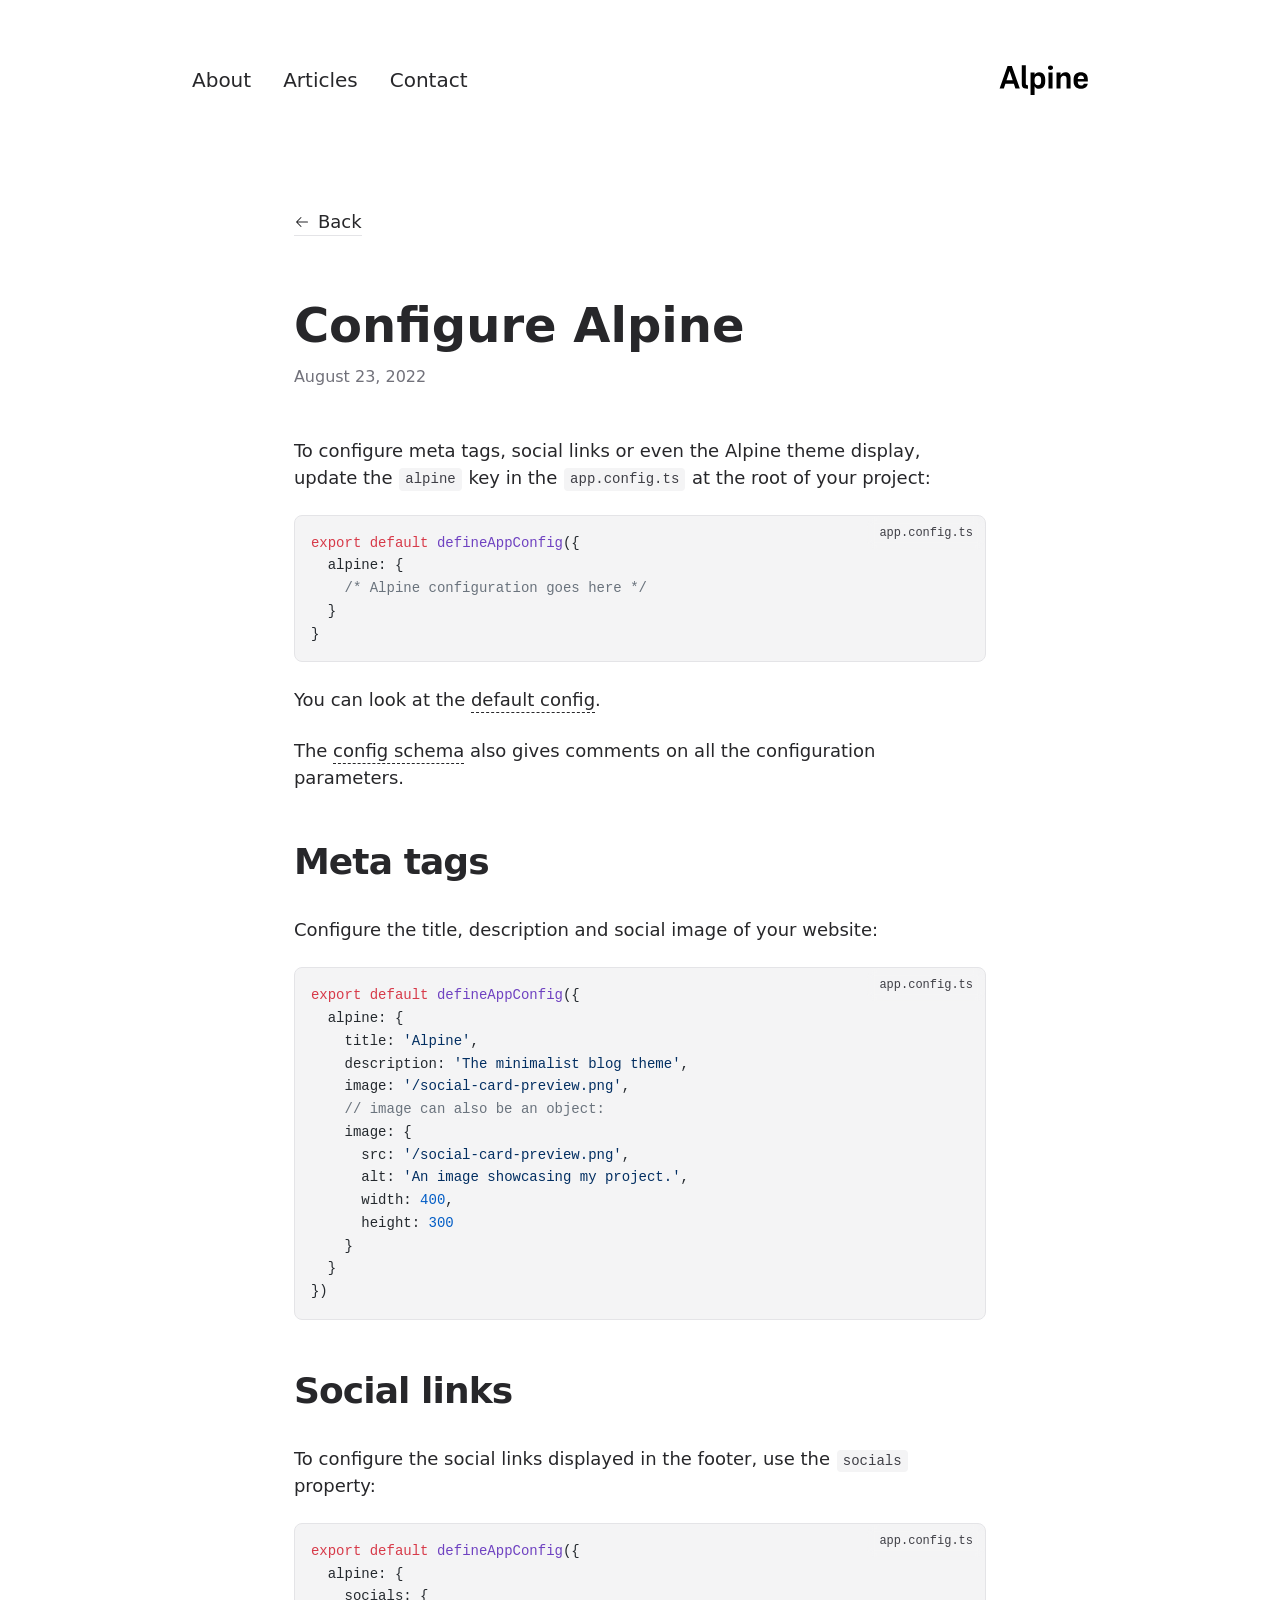
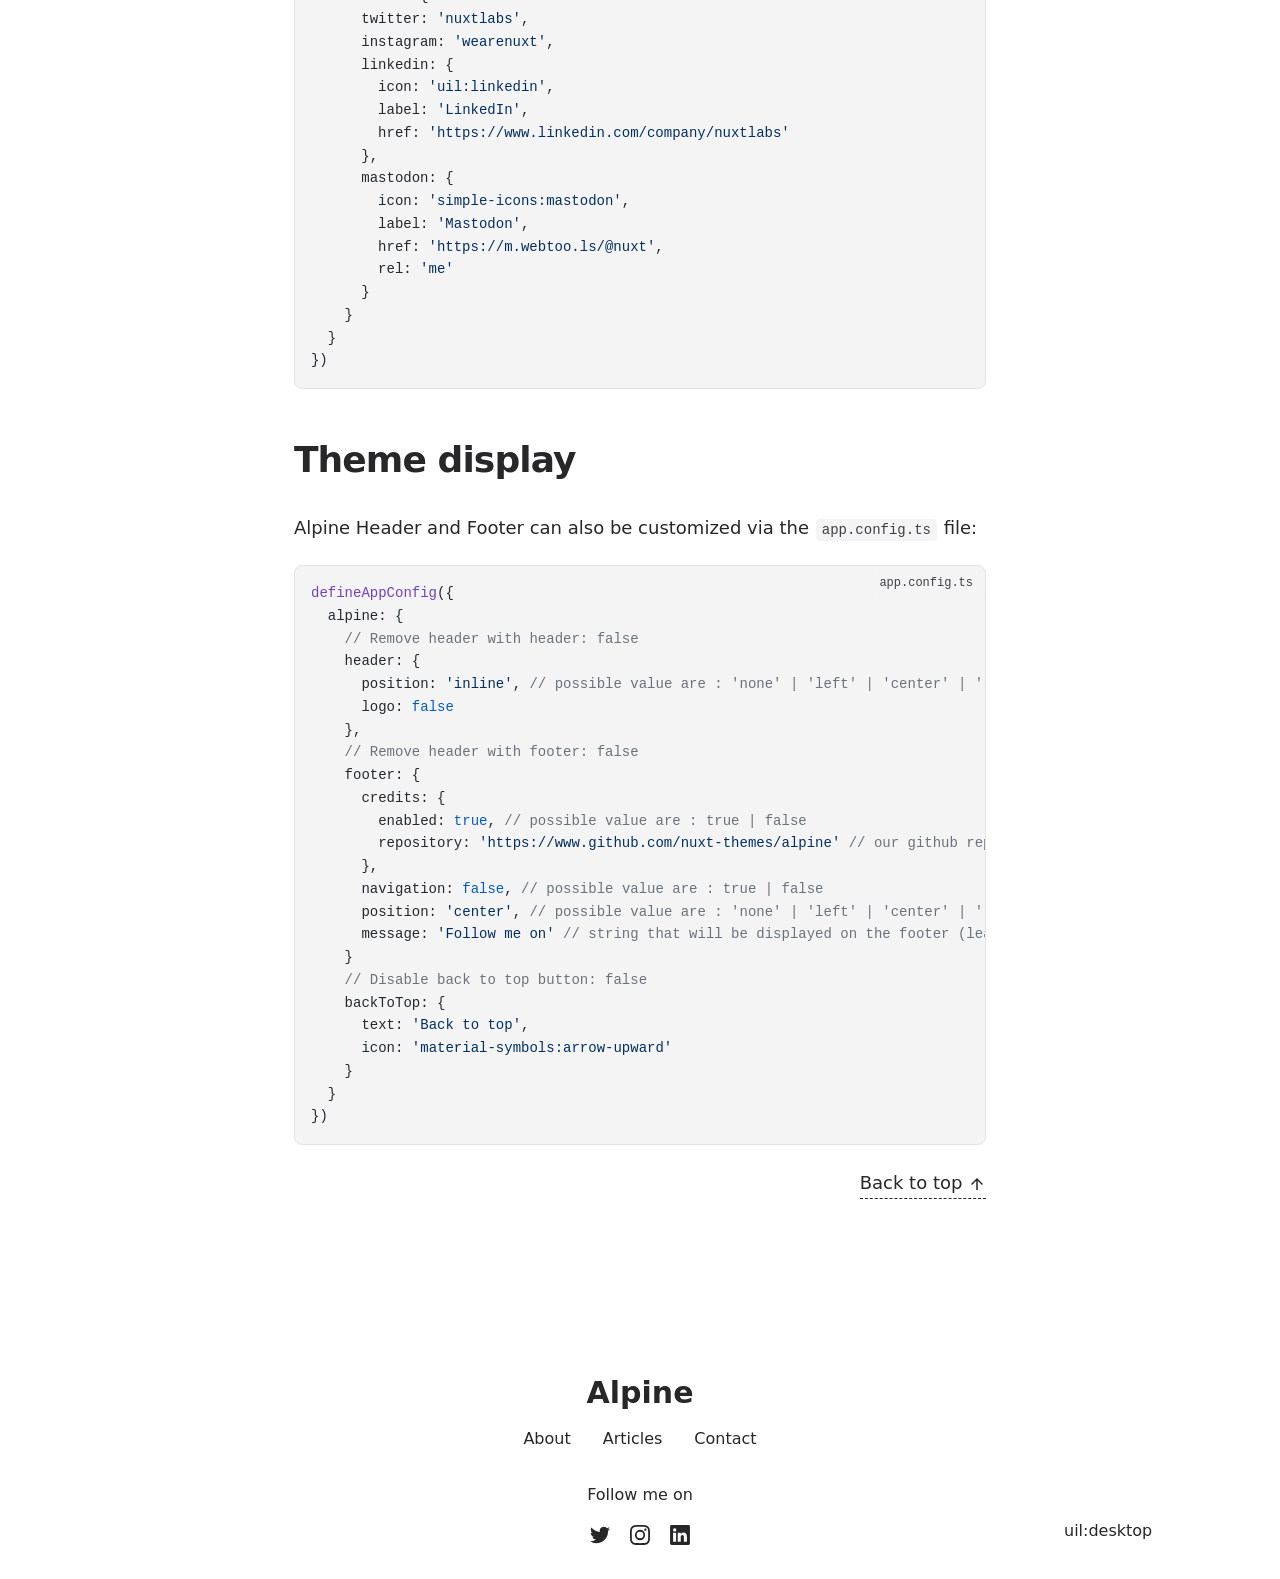
<file: articles/configure/index.html>
<!DOCTYPE html><html lang="en"><head><meta charset="utf-8">
<meta name="viewport" content="width=device-width, initial-scale=1">
<title>Configure Alpine</title>
<meta name="twitter:card" content="summary_large_image">
<meta property="og:image:width" content="400">
<meta property="og:image:height" content="300">
<meta property="og:image:alt" content="An image showcasing my project.">
<meta property="og:title" content="Configure Alpine">
<meta name="description" content="Learn how to configure Alpine with the app.config.ts file.">
<meta property="og:description" content="Learn how to configure Alpine with the app.config.ts file.">
<meta property="og:image" content="/articles/configure-alpine.webp">
<link rel="preload" as="fetch" crossorigin="anonymous" href="/articles/configure/_payload.json">
<link rel="stylesheet" href="/_nuxt/entry.CS1F4RMm.css">
<link rel="stylesheet" href="/_nuxt/DocumentDrivenNotFound.DSylgNKB.css">
<link rel="stylesheet" href="/_nuxt/article.BHCg1ZF1.css">
<link rel="stylesheet" href="/_nuxt/ProseA.B6arPuVU.css">
<link rel="stylesheet" href="/_nuxt/ProseH1.CoOzZNfe.css">
<link rel="stylesheet" href="/_nuxt/ProseP.DHw9qJNt.css">
<link rel="stylesheet" href="/_nuxt/ProseCodeInline.biN1XEZn.css">
<link rel="stylesheet" href="/_nuxt/ProsePre.CchFRBtv.css">
<link rel="stylesheet" href="/_nuxt/ProseCode.CMZxOHzc.css">
<link rel="stylesheet" href="/_nuxt/ProseH2.Cz9lRqlC.css">
<link rel="modulepreload" as="script" crossorigin href="/_nuxt/entry._aiJTA0l.js">
<link rel="modulepreload" as="script" crossorigin href="/_nuxt/NuxtImg.D6UPqMkL.js">
<link rel="modulepreload" as="script" crossorigin href="/_nuxt/document-driven.D-FXpvZx.js">
<link rel="modulepreload" as="script" crossorigin href="/_nuxt/DocumentDrivenEmpty.eRsEZ7-q.js">
<link rel="modulepreload" as="script" crossorigin href="/_nuxt/ContentRenderer.DFE3ElBL.js">
<link rel="modulepreload" as="script" crossorigin href="/_nuxt/ContentRendererMarkdown.vue.tJp5DACa.js">
<link rel="modulepreload" as="script" crossorigin href="/_nuxt/DocumentDrivenNotFound.C8hvBH57.js">
<link rel="modulepreload" as="script" crossorigin href="/_nuxt/article.DXqPiuLB.js">
<link rel="modulepreload" as="script" crossorigin href="/_nuxt/ProseA.BXwS2tlX.js">
<link rel="modulepreload" as="script" crossorigin href="/_nuxt/date.BcWussCh.js">
<link rel="modulepreload" as="script" crossorigin href="/_nuxt/ContentRendererMarkdown.ieQEMsKr.js">
<link rel="modulepreload" as="script" crossorigin href="/_nuxt/ProseH1.CF-uzrjl.js">
<link rel="modulepreload" as="script" crossorigin href="/_nuxt/ProseP.CzXn8Q8d.js">
<link rel="modulepreload" as="script" crossorigin href="/_nuxt/ProseCodeInline.C6wMrCwq.js">
<link rel="modulepreload" as="script" crossorigin href="/_nuxt/ProsePre.BN-k11Rs.js">
<link rel="modulepreload" as="script" crossorigin href="/_nuxt/ProseCode.Cp8nIJk5.js">
<link rel="modulepreload" as="script" crossorigin href="/_nuxt/ProseH2.BbCgV0W7.js">
<link rel="prefetch" as="script" crossorigin href="/_nuxt/default.DuQa0O-E.js">
<link rel="prefetch" as="script" crossorigin href="/_nuxt/page.t8133NV7.js">
<link rel="prefetch" as="script" crossorigin href="/_nuxt/client-db.qH4lYut6.js">
<link rel="prefetch" as="style" href="/_nuxt/useStudio.sVl9A9ew.css">
<link rel="prefetch" as="script" crossorigin href="/_nuxt/useStudio.CdnMvwiG.js">
<link rel="prefetch" as="style" href="/_nuxt/error-404.D8uONj7L.css">
<link rel="prefetch" as="script" crossorigin href="/_nuxt/error-404.C9U4aAxK.js">
<link rel="prefetch" as="style" href="/_nuxt/error-500.p7T9h8Pv.css">
<link rel="prefetch" as="script" crossorigin href="/_nuxt/error-500.CYGpDp5r.js">
<script type="module" src="/_nuxt/entry._aiJTA0l.js" crossorigin></script><style id="pinceau-runtime-hydratable">@media{.phy[--]{--puid:yzwoPj-v;}.pv-rtZMJk{max-width:var(--elements-container-maxWidth);padding-left:var(--elements-container-padding-mobile);padding-right:var(--elements-container-padding-mobile);}@media (min-width: 475px){.pv-rtZMJk{padding-left:var(--elements-container-padding-xs);padding-right:var(--elements-container-padding-xs);}}@media (min-width: 640px){.pv-rtZMJk{padding-left:var(--elements-container-padding-sm);padding-right:var(--elements-container-padding-sm);}}@media (min-width: 768px){.pv-rtZMJk{padding-left:var(--elements-container-padding-md);padding-right:var(--elements-container-padding-md);}}} </style><style id="pinceau-theme">@media { :root {--pinceau-mq: initial; --alpine-readableLine: 68ch;--alpine-backdrop-backgroundColor: #f4f4f5b3;--prose-code-inline-padding: 0.2rem 0.375rem 0.2rem 0.375rem;--prose-code-block-backdropFilter: contrast(1);--prose-code-block-border-style: solid;--prose-code-block-border-width: 1px;--prose-tbody-tr-borderBottom-style: dashed;--prose-tbody-tr-borderBottom-width: 1px;--prose-th-textAlign: inherit;--prose-thead-borderBottom-style: solid;--prose-thead-borderBottom-width: 1px;--prose-thead-border-style: solid;--prose-thead-border-width: 0px;--prose-table-textAlign: start;--prose-hr-width: 1px;--prose-hr-style: solid;--prose-li-listStylePosition: outside;--prose-ol-li-markerColor: currentColor;--prose-ol-paddingInlineStart: 21px;--prose-ol-listStyleType: decimal;--prose-ul-li-markerColor: currentColor;--prose-ul-paddingInlineStart: 21px;--prose-ul-listStyleType: disc;--prose-blockquote-border-style: solid;--prose-blockquote-border-width: 4px;--prose-blockquote-quotes: '201C' '201D' '2018' '2019';--prose-blockquote-paddingInlineStart: 24px;--prose-a-code-color-hover: currentColor;--prose-a-code-color-static: currentColor;--prose-a-hasCode-borderBottom: none;--prose-a-border-distance: 2px;--prose-a-border-color-hover: currentColor;--prose-a-border-color-static: currentColor;--prose-a-border-style-hover: solid;--prose-a-border-style-static: dashed;--prose-a-border-width: 1px;--prose-a-color-static: inherit;--prose-a-textDecoration: none;--prose-h6-margin: 3rem 0 2rem;--prose-h5-margin: 3rem 0 2rem;--prose-h4-margin: 3rem 0 2rem;--prose-h3-margin: 3rem 0 2rem;--prose-h2-margin: 3rem 0 2rem;--prose-h1-margin: 0 0 2rem;--prose-p-fontSize: 18px;--typography-lead-loose: 2;--typography-lead-relaxed: 1.625;--typography-lead-normal: 1.5;--typography-lead-snug: 1.375;--typography-lead-tight: 1.25;--typography-lead-none: 1;--typography-lead-10: 2.5rem;--typography-lead-9: 2.25rem;--typography-lead-8: 2rem;--typography-lead-7: 1.75rem;--typography-lead-6: 1.5rem;--typography-lead-5: 1.25rem;--typography-lead-4: 1rem;--typography-lead-3: .75rem;--typography-lead-2: .5rem;--typography-lead-1: .025rem;--typography-fontWeight-black: 900;--typography-fontWeight-extrabold: 800;--typography-fontWeight-bold: 700;--typography-fontWeight-semibold: 600;--typography-fontWeight-medium: 500;--typography-fontWeight-normal: 400;--typography-fontWeight-light: 300;--typography-fontWeight-extralight: 200;--typography-fontWeight-thin: 100;--typography-fontSize-9xl: 128px;--typography-fontSize-8xl: 96px;--typography-fontSize-7xl: 72px;--typography-fontSize-6xl: 60px;--typography-fontSize-5xl: 48px;--typography-fontSize-4xl: 36px;--typography-fontSize-3xl: 30px;--typography-fontSize-2xl: 24px;--typography-fontSize-xl: 20px;--typography-fontSize-lg: 18px;--typography-fontSize-base: 16px;--typography-fontSize-sm: 14px;--typography-fontSize-xs: 12px;--typography-letterSpacing-wide: 0.025em;--typography-letterSpacing-tight: -0.025em;--typography-verticalMargin-base: 24px;--typography-verticalMargin-sm: 16px;--elements-border-secondary-hover: [object Object];--elements-backdrop-background: #fffc;--elements-backdrop-filter: saturate(200%) blur(20px);--elements-container-maxWidth: 64rem;--lead-loose: 2;--lead-relaxed: 1.625;--lead-normal: 1.5;--lead-snug: 1.375;--lead-tight: 1.25;--lead-none: 1;--lead-10: 2.5rem;--lead-9: 2.25rem;--lead-8: 2rem;--lead-7: 1.75rem;--lead-6: 1.5rem;--lead-5: 1.25rem;--lead-4: 1rem;--lead-3: .75rem;--lead-2: .5rem;--lead-1: .025rem;--letterSpacing-widest: 0.1em;--letterSpacing-wider: 0.05em;--letterSpacing-wide: 0.025em;--letterSpacing-normal: 0em;--letterSpacing-tight: -0.025em;--letterSpacing-tighter: -0.05em;--fontSize-9xl: 8rem;--fontSize-8xl: 6rem;--fontSize-7xl: 4.5rem;--fontSize-6xl: 3.75rem;--fontSize-5xl: 3rem;--fontSize-4xl: 2.25rem;--fontSize-3xl: 1.875rem;--fontSize-2xl: 1.5rem;--fontSize-xl: 1.25rem;--fontSize-lg: 1.125rem;--fontSize-base: 1rem;--fontSize-sm: 0.875rem;--fontSize-xs: 0.75rem;--fontWeight-black: 900;--fontWeight-extrabold: 800;--fontWeight-bold: 700;--fontWeight-semibold: 600;--fontWeight-medium: 500;--fontWeight-normal: 400;--fontWeight-light: 300;--fontWeight-extralight: 200;--fontWeight-thin: 100;--font-mono: ui-monospace, SFMono-Regular, Menlo, Monaco, Consolas, Liberation Mono, Courier New, monospace;--font-serif: ui-serif, Georgia, Cambria, Times New Roman, Times, serif;--font-sans: ui-sans-serif, system-ui, -apple-system, BlinkMacSystemFont, Segoe UI, Roboto, Helvetica Neue, Arial, Noto Sans, sans-serif, Apple Color Emoji, Segoe UI Emoji, Segoe UI Symbol, Noto Color Emoji;--opacity-total: 1;--opacity-high: 0.8;--opacity-medium: 0.5;--opacity-soft: 0.3;--opacity-light: 0.15;--opacity-bright: 0.1;--opacity-noOpacity: 0;--borderWidth-lg: 3px;--borderWidth-md: 2px;--borderWidth-sm: 1px;--borderWidth-noBorder: 0;--space-rem-875: 0.875rem;--space-rem-625: 0.625rem;--space-rem-375: 0.375rem;--space-rem-125: 0.125rem;--space-px: 1px;--space-128: 32rem;--space-96: 24rem;--space-80: 20rem;--space-72: 18rem;--space-64: 16rem;--space-60: 15rem;--space-56: 14rem;--space-52: 13rem;--space-48: 12rem;--space-44: 11rem;--space-40: 10rem;--space-36: 9rem;--space-32: 8rem;--space-28: 7rem;--space-24: 6rem;--space-20: 5rem;--space-16: 4rem;--space-14: 3.5rem;--space-12: 3rem;--space-11: 2.75rem;--space-10: 2.5rem;--space-9: 2.25rem;--space-8: 2rem;--space-7: 1.75rem;--space-6: 1.5rem;--space-5: 1.25rem;--space-4: 1rem;--space-3: 0.75rem;--space-2: 0.5rem;--space-1: 0.25rem;--space-0: 0px;--size-full: 100%;--size-7xl: 80rem;--size-6xl: 72rem;--size-5xl: 64rem;--size-4xl: 56rem;--size-3xl: 48rem;--size-2xl: 42rem;--size-xl: 36rem;--size-lg: 32rem;--size-md: 28rem;--size-sm: 24rem;--size-xs: 20rem;--size-200: 200px;--size-104: 104px;--size-80: 80px;--size-64: 64px;--size-56: 56px;--size-48: 48px;--size-40: 40px;--size-32: 32px;--size-24: 24px;--size-20: 20px;--size-16: 16px;--size-12: 12px;--size-8: 8px;--size-6: 6px;--size-4: 4px;--size-2: 2px;--size-0: 0px;--radii-full: 9999px;--radii-3xl: 1.75rem;--radii-2xl: 1.5rem;--radii-xl: 1rem;--radii-lg: 0.75rem;--radii-md: 0.5rem;--radii-sm: 0.375rem;--radii-xs: 0.25rem;--radii-2xs: 0.125rem;--radii-none: 0px;--shadow-none: 0px 0px 0px 0px transparent;--shadow-lg: 0px 10px 15px -3px #000000, 0px 4px 6px -4px #000000;--shadow-md: 0px 4px 6px -1px #000000, 0px 2px 4px -2px #000000;--shadow-sm: 0px 1px 3px 0px #000000, 0px 1px 2px -1px #000000;--shadow-xs: 0px 1px 2px 0px #000000;--height-screen: 100vh;--width-screen: 100vw;--color-primary-900: #002e38;--color-primary-800: #005c70;--color-primary-700: #008aa9;--color-primary-600: #00b9e1;--color-primary-500: #1ad6ff;--color-primary-400: #40ddff;--color-primary-300: #66e4ff;--color-primary-200: #8deaff;--color-primary-100: #b3f1ff;--color-primary-50: #d9f8ff;--color-ruby-900: #380011;--color-ruby-800: #700021;--color-ruby-700: #a90032;--color-ruby-600: #e10043;--color-ruby-500: #ff1a5e;--color-ruby-400: #ff4079;--color-ruby-300: #ff6694;--color-ruby-200: #ff8dae;--color-ruby-100: #ffb3c9;--color-ruby-50: #ffd9e4;--color-pink-900: #380025;--color-pink-800: #70004b;--color-pink-700: #a90070;--color-pink-600: #e10095;--color-pink-500: #ff1ab2;--color-pink-400: #ff40bf;--color-pink-300: #ff66cc;--color-pink-200: #ff8dd8;--color-pink-100: #ffb3e5;--color-pink-50: #ffd9f2;--color-purple-900: #190038;--color-purple-800: #330070;--color-purple-700: #4c00a9;--color-purple-600: #6500e1;--color-purple-500: #811aff;--color-purple-400: #9640ff;--color-purple-300: #ab66ff;--color-purple-200: #c08dff;--color-purple-100: #d5b3ff;--color-purple-50: #ead9ff;--color-royalblue-900: #0b0531;--color-royalblue-800: #160a62;--color-royalblue-700: #211093;--color-royalblue-600: #2c15c4;--color-royalblue-500: #4127e8;--color-royalblue-400: #614bec;--color-royalblue-300: #806ff0;--color-royalblue-200: #a093f3;--color-royalblue-100: #c0b7f7;--color-royalblue-50: #dfdbfb;--color-indigoblue-900: #001238;--color-indigoblue-800: #002370;--color-indigoblue-700: #0035a9;--color-indigoblue-600: #0047e1;--color-indigoblue-500: #1a62ff;--color-indigoblue-400: #407cff;--color-indigoblue-300: #6696ff;--color-indigoblue-200: #8db0ff;--color-indigoblue-100: #b3cbff;--color-indigoblue-50: #d9e5ff;--color-blue-900: #002438;--color-blue-800: #004870;--color-blue-700: #006ca9;--color-blue-600: #0090e1;--color-blue-500: #1aadff;--color-blue-400: #40bbff;--color-blue-300: #66c8ff;--color-blue-200: #8dd6ff;--color-blue-100: #b3e4ff;--color-blue-50: #d9f1ff;--color-lightblue-900: #002e38;--color-lightblue-800: #005c70;--color-lightblue-700: #008aa9;--color-lightblue-600: #00b9e1;--color-lightblue-500: #1ad6ff;--color-lightblue-400: #40ddff;--color-lightblue-300: #66e4ff;--color-lightblue-200: #8deaff;--color-lightblue-100: #b3f1ff;--color-lightblue-50: #d9f8ff;--color-teal-900: #062a28;--color-teal-800: #0b544f;--color-teal-700: #117d77;--color-teal-600: #16a79e;--color-teal-500: #1cd1c6;--color-teal-400: #36e4da;--color-teal-300: #5fe9e1;--color-teal-200: #87efe9;--color-teal-100: #aff4f0;--color-teal-50: #d7faf8;--color-pear-900: #2a2b09;--color-pear-800: #545512;--color-pear-700: #7e801b;--color-pear-600: #a8aa24;--color-pear-500: #d0d32f;--color-pear-400: #d8da52;--color-pear-300: #e0e274;--color-pear-200: #e8e997;--color-pear-100: #eff0ba;--color-pear-50: #f7f8dc;--color-red-900: #380300;--color-red-800: #700700;--color-red-700: #a90a00;--color-red-600: #e10e00;--color-red-500: #ff281a;--color-red-400: #ff4c40;--color-red-300: #ff7066;--color-red-200: #ff948d;--color-red-100: #ffb7b3;--color-red-50: #ffdbd9;--color-orange-900: #381800;--color-orange-800: #702f00;--color-orange-700: #a94700;--color-orange-600: #e15e00;--color-orange-500: #ff7a1a;--color-orange-400: #ff9040;--color-orange-300: #ffa666;--color-orange-200: #ffbd8d;--color-orange-100: #ffd3b3;--color-orange-50: #ffe9d9;--color-yellow-900: #362b03;--color-yellow-800: #6d5605;--color-yellow-700: #a38108;--color-yellow-600: #daac0a;--color-yellow-500: #f5c828;--color-yellow-400: #f7d14c;--color-yellow-300: #f8da70;--color-yellow-200: #fae393;--color-yellow-100: #fcedb7;--color-yellow-50: #fdf6db;--color-green-900: #003f25;--color-green-800: #005e38;--color-green-700: #007e4a;--color-green-600: #009d5d;--color-green-500: #00bd6f;--color-green-400: #00dc82;--color-green-300: #30ffaa;--color-green-200: #83ffcc;--color-green-100: #acffdd;--color-green-50: #d6ffee;--color-gray-900: #18181B;--color-gray-800: #27272A;--color-gray-700: #3f3f46;--color-gray-600: #52525B;--color-gray-500: #71717A;--color-gray-400: #a1a1aa;--color-gray-300: #D4d4d8;--color-gray-200: #e4e4e7;--color-gray-100: #f4f4f5;--color-gray-50: #fafafa;--color-black: #0c0c0d;--color-white: #FFFFFF;--media-portrait: only screen and (orientation: portrait);--media-landscape: only screen and (orientation: landscape);--media-rm: (prefers-reduced-motion: reduce);--media-2xl: (min-width: 1536px);--media-xl: (min-width: 1280px);--media-lg: (min-width: 1024px);--media-md: (min-width: 768px);--media-sm: (min-width: 640px);--media-xs: (min-width: 475px);--alpine-body-color: var(--color-gray-800);--alpine-body-backgroundColor: var(--color-white);--prose-code-inline-fontWeight: var(--typography-fontWeight-normal);--prose-code-inline-fontSize: var(--typography-fontSize-sm);--prose-code-inline-borderRadius: var(--radii-xs);--prose-code-block-pre-padding: var(--typography-verticalMargin-sm);--prose-code-block-margin: var(--typography-verticalMargin-base) 0;--prose-code-block-fontSize: var(--typography-fontSize-sm);--prose-tbody-code-inline-fontSize: var(--typography-fontSize-sm);--prose-tbody-td-padding: var(--typography-verticalMargin-sm);--prose-th-fontWeight: var(--typography-fontWeight-semibold);--prose-th-padding: 0 var(--typography-verticalMargin-sm) var(--typography-verticalMargin-sm) var(--typography-verticalMargin-sm);--prose-table-lineHeight: var(--typography-lead-6);--prose-table-fontSize: var(--typography-fontSize-sm);--prose-table-margin: var(--typography-verticalMargin-base) 0;--prose-hr-margin: var(--typography-verticalMargin-base) 0;--prose-li-margin: var(--typography-verticalMargin-sm) 0;--prose-ol-margin: var(--typography-verticalMargin-base) 0;--prose-ul-margin: var(--typography-verticalMargin-base) 0;--prose-blockquote-margin: var(--typography-verticalMargin-base) 0;--prose-a-code-border-style: var(--prose-a-border-style-static);--prose-a-code-border-width: var(--prose-a-border-width);--prose-a-fontWeight: var(--typography-fontWeight-medium);--prose-img-margin: var(--typography-verticalMargin-base) 0;--prose-strong-fontWeight: var(--typography-fontWeight-semibold);--prose-h6-iconSize: var(--typography-fontSize-base);--prose-h6-fontWeight: var(--typography-fontWeight-semibold);--prose-h6-lineHeight: var(--typography-lead-normal);--prose-h6-fontSize: var(--typography-fontSize-lg);--prose-h5-iconSize: var(--typography-fontSize-lg);--prose-h5-fontWeight: var(--typography-fontWeight-semibold);--prose-h5-lineHeight: var(--typography-lead-snug);--prose-h5-fontSize: var(--typography-fontSize-xl);--prose-h4-iconSize: var(--typography-fontSize-lg);--prose-h4-letterSpacing: var(--typography-letterSpacing-tight);--prose-h4-fontWeight: var(--typography-fontWeight-semibold);--prose-h4-lineHeight: var(--typography-lead-snug);--prose-h4-fontSize: var(--typography-fontSize-2xl);--prose-h3-iconSize: var(--typography-fontSize-xl);--prose-h3-letterSpacing: var(--typography-letterSpacing-tight);--prose-h3-fontWeight: var(--typography-fontWeight-semibold);--prose-h3-lineHeight: var(--typography-lead-snug);--prose-h3-fontSize: var(--typography-fontSize-3xl);--prose-h2-iconSize: var(--typography-fontSize-2xl);--prose-h2-letterSpacing: var(--typography-letterSpacing-tight);--prose-h2-fontWeight: var(--typography-fontWeight-semibold);--prose-h2-lineHeight: var(--typography-lead-tight);--prose-h2-fontSize: var(--typography-fontSize-4xl);--prose-h1-iconSize: var(--typography-fontSize-3xl);--prose-h1-letterSpacing: var(--typography-letterSpacing-tight);--prose-h1-fontWeight: var(--typography-fontWeight-bold);--prose-h1-lineHeight: var(--typography-lead-tight);--prose-h1-fontSize: var(--typography-fontSize-5xl);--prose-p-br-margin: var(--typography-verticalMargin-base) 0 0 0;--prose-p-margin: var(--typography-verticalMargin-base) 0;--prose-p-lineHeight: var(--typography-lead-normal);--typography-color-primary-900: var(--color-primary-900);--typography-color-primary-800: var(--color-primary-800);--typography-color-primary-700: var(--color-primary-700);--typography-color-primary-600: var(--color-primary-600);--typography-color-primary-500: var(--color-primary-500);--typography-color-primary-400: var(--color-primary-400);--typography-color-primary-300: var(--color-primary-300);--typography-color-primary-200: var(--color-primary-200);--typography-color-primary-100: var(--color-primary-100);--typography-color-primary-50: var(--color-primary-50);--typography-font-code: var(--font-mono);--typography-font-body: var(--font-sans);--typography-font-display: var(--font-sans);--typography-body-backgroundColor: var(--color-white);--typography-body-color: var(--color-black);--elements-state-danger-borderColor-secondary: var(--color-red-200);--elements-state-danger-borderColor-primary: var(--color-red-100);--elements-state-danger-backgroundColor-secondary: var(--color-red-100);--elements-state-danger-backgroundColor-primary: var(--color-red-50);--elements-state-danger-color-secondary: var(--color-red-600);--elements-state-danger-color-primary: var(--color-red-500);--elements-state-warning-borderColor-secondary: var(--color-yellow-200);--elements-state-warning-borderColor-primary: var(--color-yellow-100);--elements-state-warning-backgroundColor-secondary: var(--color-yellow-100);--elements-state-warning-backgroundColor-primary: var(--color-yellow-50);--elements-state-warning-color-secondary: var(--color-yellow-700);--elements-state-warning-color-primary: var(--color-yellow-600);--elements-state-success-borderColor-secondary: var(--color-green-200);--elements-state-success-borderColor-primary: var(--color-green-100);--elements-state-success-backgroundColor-secondary: var(--color-green-100);--elements-state-success-backgroundColor-primary: var(--color-green-50);--elements-state-success-color-secondary: var(--color-green-600);--elements-state-success-color-primary: var(--color-green-500);--elements-state-info-borderColor-secondary: var(--color-blue-200);--elements-state-info-borderColor-primary: var(--color-blue-100);--elements-state-info-backgroundColor-secondary: var(--color-blue-100);--elements-state-info-backgroundColor-primary: var(--color-blue-50);--elements-state-info-color-secondary: var(--color-blue-600);--elements-state-info-color-primary: var(--color-blue-500);--elements-state-primary-borderColor-secondary: var(--color-primary-200);--elements-state-primary-borderColor-primary: var(--color-primary-100);--elements-state-primary-backgroundColor-secondary: var(--color-primary-100);--elements-state-primary-backgroundColor-primary: var(--color-primary-50);--elements-state-primary-color-secondary: var(--color-primary-700);--elements-state-primary-color-primary: var(--color-primary-600);--elements-surface-secondary-backgroundColor: var(--color-gray-200);--elements-surface-primary-backgroundColor: var(--color-gray-100);--elements-surface-background-base: var(--color-gray-100);--elements-border-secondary-static: var(--color-gray-200);--elements-border-primary-hover: var(--color-gray-200);--elements-border-primary-static: var(--color-gray-100);--elements-container-padding-md: var(--space-16);--elements-container-padding-sm: var(--space-12);--elements-container-padding-xs: var(--space-8);--elements-container-padding-mobile: var(--space-6);--elements-text-secondary-color-hover: var(--color-gray-700);--elements-text-secondary-color-static: var(--color-gray-500);--elements-text-primary-color-static: var(--color-gray-900);--text-6xl-lineHeight: var(--lead-none);--text-6xl-fontSize: var(--fontSize-6xl);--text-5xl-lineHeight: var(--lead-none);--text-5xl-fontSize: var(--fontSize-5xl);--text-4xl-lineHeight: var(--lead-10);--text-4xl-fontSize: var(--fontSize-4xl);--text-3xl-lineHeight: var(--lead-9);--text-3xl-fontSize: var(--fontSize-3xl);--text-2xl-lineHeight: var(--lead-8);--text-2xl-fontSize: var(--fontSize-2xl);--text-xl-lineHeight: var(--lead-7);--text-xl-fontSize: var(--fontSize-xl);--text-lg-lineHeight: var(--lead-7);--text-lg-fontSize: var(--fontSize-lg);--text-base-lineHeight: var(--lead-6);--text-base-fontSize: var(--fontSize-base);--text-sm-lineHeight: var(--lead-5);--text-sm-fontSize: var(--fontSize-sm);--text-xs-lineHeight: var(--lead-4);--text-xs-fontSize: var(--fontSize-xs);--shadow-2xl: 0px 25px 50px -12px var(--color-gray-900);--shadow-xl: 0px 20px 25px -5px var(--color-gray-400), 0px 8px 10px -6px #000000;--color-secondary-900: var(--color-gray-900);--color-secondary-800: var(--color-gray-800);--color-secondary-700: var(--color-gray-700);--color-secondary-600: var(--color-gray-600);--color-secondary-500: var(--color-gray-500);--color-secondary-400: var(--color-gray-400);--color-secondary-300: var(--color-gray-300);--color-secondary-200: var(--color-gray-200);--color-secondary-100: var(--color-gray-100);--color-secondary-50: var(--color-gray-50);--prose-a-code-background-hover: var(--typography-color-primary-50);--prose-a-code-border-color-hover: var(--typography-color-primary-500);--prose-a-color-hover: var(--typography-color-primary-500);--typography-color-secondary-900: var(--color-secondary-900);--typography-color-secondary-800: var(--color-secondary-800);--typography-color-secondary-700: var(--color-secondary-700);--typography-color-secondary-600: var(--color-secondary-600);--typography-color-secondary-500: var(--color-secondary-500);--typography-color-secondary-400: var(--color-secondary-400);--typography-color-secondary-300: var(--color-secondary-300);--typography-color-secondary-200: var(--color-secondary-200);--typography-color-secondary-100: var(--color-secondary-100);--typography-color-secondary-50: var(--color-secondary-50);--prose-code-inline-backgroundColor: var(--typography-color-secondary-100);--prose-code-inline-color: var(--typography-color-secondary-700);--prose-code-block-backgroundColor: var(--typography-color-secondary-100);--prose-code-block-color: var(--typography-color-secondary-700);--prose-code-block-border-color: var(--typography-color-secondary-200);--prose-tbody-tr-borderBottom-color: var(--typography-color-secondary-200);--prose-th-color: var(--typography-color-secondary-600);--prose-thead-borderBottom-color: var(--typography-color-secondary-200);--prose-thead-border-color: var(--typography-color-secondary-300);--prose-hr-color: var(--typography-color-secondary-200);--prose-blockquote-border-color: var(--typography-color-secondary-200);--prose-blockquote-color: var(--typography-color-secondary-500);--prose-a-code-border-color-static: var(--typography-color-secondary-400); } }@media { :root.dark {--pinceau-mq: dark; --alpine-backdrop-backgroundColor: #18181bb3;--prose-code-block-backdropFilter: contrast(1);--prose-ol-li-markerColor: currentColor;--prose-ul-li-markerColor: currentColor;--prose-a-code-color-hover: currentColor;--prose-a-code-color-static: currentColor;--prose-a-border-color-hover: currentColor;--prose-a-border-color-static: currentColor;--prose-a-color-static: inherit;--elements-backdrop-background: #0c0d0ccc;--alpine-body-color: var(--color-gray-200);--alpine-body-backgroundColor: var(--color-black);--typography-body-backgroundColor: var(--color-black);--typography-body-color: var(--color-white);--elements-state-danger-borderColor-secondary: var(--color-red-700);--elements-state-danger-borderColor-primary: var(--color-red-800);--elements-state-danger-backgroundColor-secondary: var(--color-red-800);--elements-state-danger-backgroundColor-primary: var(--color-red-900);--elements-state-danger-color-secondary: var(--color-red-200);--elements-state-danger-color-primary: var(--color-red-300);--elements-state-warning-borderColor-secondary: var(--color-yellow-700);--elements-state-warning-borderColor-primary: var(--color-yellow-800);--elements-state-warning-backgroundColor-secondary: var(--color-yellow-800);--elements-state-warning-backgroundColor-primary: var(--color-yellow-900);--elements-state-warning-color-secondary: var(--color-yellow-200);--elements-state-warning-color-primary: var(--color-yellow-400);--elements-state-success-borderColor-secondary: var(--color-green-700);--elements-state-success-borderColor-primary: var(--color-green-800);--elements-state-success-backgroundColor-secondary: var(--color-green-800);--elements-state-success-backgroundColor-primary: var(--color-green-900);--elements-state-success-color-secondary: var(--color-green-200);--elements-state-success-color-primary: var(--color-green-400);--elements-state-info-borderColor-secondary: var(--color-blue-700);--elements-state-info-borderColor-primary: var(--color-blue-800);--elements-state-info-backgroundColor-secondary: var(--color-blue-800);--elements-state-info-backgroundColor-primary: var(--color-blue-900);--elements-state-info-color-secondary: var(--color-blue-200);--elements-state-info-color-primary: var(--color-blue-400);--elements-state-primary-borderColor-secondary: var(--color-primary-700);--elements-state-primary-borderColor-primary: var(--color-primary-800);--elements-state-primary-backgroundColor-secondary: var(--color-primary-800);--elements-state-primary-backgroundColor-primary: var(--color-primary-900);--elements-state-primary-color-secondary: var(--color-primary-200);--elements-state-primary-color-primary: var(--color-primary-400);--elements-surface-secondary-backgroundColor: var(--color-gray-800);--elements-surface-primary-backgroundColor: var(--color-gray-900);--elements-surface-background-base: var(--color-gray-900);--elements-border-secondary-static: var(--color-gray-800);--elements-border-primary-hover: var(--color-gray-800);--elements-border-primary-static: var(--color-gray-900);--elements-text-secondary-color-hover: var(--color-gray-200);--elements-text-secondary-color-static: var(--color-gray-400);--elements-text-primary-color-static: var(--color-gray-50);--prose-a-code-background-hover: var(--typography-color-primary-900);--prose-a-code-border-color-hover: var(--typography-color-primary-600);--prose-a-color-hover: var(--typography-color-primary-400);--prose-code-inline-backgroundColor: var(--typography-color-secondary-800);--prose-code-inline-color: var(--typography-color-secondary-200);--prose-code-block-backgroundColor: var(--typography-color-secondary-900);--prose-code-block-color: var(--typography-color-secondary-200);--prose-code-block-border-color: var(--typography-color-secondary-800);--prose-tbody-tr-borderBottom-color: var(--typography-color-secondary-800);--prose-th-color: var(--typography-color-secondary-400);--prose-thead-borderBottom-color: var(--typography-color-secondary-800);--prose-thead-border-color: var(--typography-color-secondary-600);--prose-hr-color: var(--typography-color-secondary-800);--prose-blockquote-border-color: var(--typography-color-secondary-700);--prose-blockquote-color: var(--typography-color-secondary-400);--prose-a-code-border-color-static: var(--typography-color-secondary-600); } }</style><script>"use strict";(()=>{const a=window,e=document.documentElement,m=["dark","light"],c=window&&window.localStorage&&window.localStorage.getItem&&window.localStorage.getItem("nuxt-color-mode")||"system";let n=c==="system"?d():c;const l=e.getAttribute("data-color-mode-forced");l&&(n=l),i(n),a["__NUXT_COLOR_MODE__"]={preference:c,value:n,getColorScheme:d,addColorScheme:i,removeColorScheme:f};function i(o){const t=""+o+"",s="";e.classList?e.classList.add(t):e.className+=" "+t,s&&e.setAttribute("data-"+s,o)}function f(o){const t=""+o+"",s="";e.classList?e.classList.remove(t):e.className=e.className.replace(new RegExp(t,"g"),""),s&&e.removeAttribute("data-"+s)}function r(o){return a.matchMedia("(prefers-color-scheme"+o+")")}function d(){if(a.matchMedia&&r("").media!=="not all"){for(const o of m)if(r(":"+o).matches)return o}return"light"}})();
</script></head><body><div id="__nuxt"><div class="container pv-rtZMJk pc-yzwoPj app-layout" data-v-ad2b2be0 data-v-d801e751><!--[--><div class="nuxt-progress" style="width:0%;height:3px;opacity:0;background-size:Infinity% auto;" data-v-ad2b2be0></div><header class="right" data-v-ad2b2be0 data-v-81de7f07><div class="menu" data-v-81de7f07><button aria-label="Navigation Menu" data-v-81de7f07><svg width="24" height="24" viewBox="0 0 68 68" fill="currentColor" xmlns="http://www.w3.org/2000/svg" data-v-81de7f07><path d="M8 34C8 32.1362 8 31.2044 8.30448 30.4693C8.71046 29.4892 9.48915 28.7105 10.4693 28.3045C11.2044 28 12.1362 28 14 28C15.8638 28 16.7956 28 17.5307 28.3045C18.5108 28.7105 19.2895 29.4892 19.6955 30.4693C20 31.2044 20 32.1362 20 34C20 35.8638 20 36.7956 19.6955 37.5307C19.2895 38.5108 18.5108 39.2895 17.5307 39.6955C16.7956 40 15.8638 40 14 40C12.1362 40 11.2044 40 10.4693 39.6955C9.48915 39.2895 8.71046 38.5108 8.30448 37.5307C8 36.7956 8 35.8638 8 34Z" data-v-81de7f07></path><path d="M28 34C28 32.1362 28 31.2044 28.3045 30.4693C28.7105 29.4892 29.4892 28.7105 30.4693 28.3045C31.2044 28 32.1362 28 34 28C35.8638 28 36.7956 28 37.5307 28.3045C38.5108 28.7105 39.2895 29.4892 39.6955 30.4693C40 31.2044 40 32.1362 40 34C40 35.8638 40 36.7956 39.6955 37.5307C39.2895 38.5108 38.5108 39.2895 37.5307 39.6955C36.7956 40 35.8638 40 34 40C32.1362 40 31.2044 40 30.4693 39.6955C29.4892 39.2895 28.7105 38.5108 28.3045 37.5307C28 36.7956 28 35.8638 28 34Z" data-v-81de7f07></path><path d="M48 34C48 32.1362 48 31.2044 48.3045 30.4693C48.7105 29.4892 49.4892 28.7105 50.4693 28.3045C51.2044 28 52.1362 28 54 28C55.8638 28 56.7956 28 57.5307 28.3045C58.5108 28.7105 59.2895 29.4892 59.6955 30.4693C60 31.2044 60 32.1362 60 34C60 35.8638 60 36.7956 59.6955 37.5307C59.2895 38.5108 58.5108 39.2895 57.5307 39.6955C56.7956 40 55.8638 40 54 40C52.1362 40 51.2044 40 50.4693 39.6955C49.4892 39.2895 48.7105 38.5108 48.3045 37.5307C48 36.7956 48 35.8638 48 34Z" data-v-81de7f07></path></svg></button></div><div class="overlay" data-v-81de7f07><nav data-v-81de7f07 data-v-79444231><ul data-v-79444231><!--[--><li data-v-79444231><a href="/" class="" data-v-79444231><span class="underline-fx" data-v-79444231></span> About</a></li><li data-v-79444231><a href="/articles" class="" data-v-79444231><span class="underline-fx" data-v-79444231></span> Articles</a></li><li data-v-79444231><a href="/contact" class="" data-v-79444231><span class="underline-fx" data-v-79444231></span> Contact</a></li><!--]--></ul></nav></div><div class="logo" data-v-81de7f07><a href="/" class="" data-v-81de7f07><img src="/logo-dark.svg" class="dark-img" alt="alpine" width="89" height="31" data-v-81de7f07><img src="/logo.svg" class="light-img" alt="alpine" width="89" height="31" data-v-81de7f07></a></div><div class="main-nav" data-v-81de7f07><nav data-v-81de7f07 data-v-79444231><ul data-v-79444231><!--[--><li data-v-79444231><a href="/" class="" data-v-79444231><span class="underline-fx" data-v-79444231></span> About</a></li><li data-v-79444231><a href="/articles" class="" data-v-79444231><span class="underline-fx" data-v-79444231></span> Articles</a></li><li data-v-79444231><a href="/contact" class="" data-v-79444231><span class="underline-fx" data-v-79444231></span> Contact</a></li><!--]--></ul></nav></div></header><!--[--><div class="document-driven-page"><article data-v-ae728dab><a href="/articles" class="back" data-v-ae728dab><svg xmlns="http://www.w3.org/2000/svg" xmlns:xlink="http://www.w3.org/1999/xlink" aria-hidden="true" role="img" class="icon" data-v-ae728dab style="" width="1em" height="1em" viewBox="0 0 256 256" data-v-900ba019><path fill="currentColor" d="M224 128a8 8 0 0 1-8 8H59.31l58.35 58.34a8 8 0 0 1-11.32 11.32l-72-72a8 8 0 0 1 0-11.32l72-72a8 8 0 0 1 11.32 11.32L59.31 120H216a8 8 0 0 1 8 8"/></svg><span data-v-ae728dab> Back </span></a><header data-v-ae728dab><h1 class="title" data-v-ae728dab>Configure Alpine</h1><time datetime="2022-08-23T00:00:00.000Z" data-v-ae728dab>August 23, 2022</time></header><div class="prose" data-v-ae728dab><!--[--><div><h1 id="configure-alpine" data-v-41f9c223><a aria-current="page" href="/articles/configure#configure-alpine" class="router-link-active router-link-exact-active" data-v-41f9c223><!--[-->Configure Alpine<!--]--><!----></a></h1><p data-v-a0f4c387><!--[-->To configure meta tags, social links or even the Alpine theme display, update the <code class="" data-v-890cb49b><!--[-->alpine<!--]--></code> key in the <code class="" data-v-890cb49b><!--[-->app.config.ts<!--]--></code> at the root of your project:<!--]--></p><div class="highlight-ts prose-code" meta data-v-e293c6f8><span class="filename" data-v-e293c6f8>app.config.ts</span><!--[--><pre class="language-ts shiki shiki-themes github-light github-dark" style=""><!--[--><code><span class="line" line="1"><span style="--shiki-default:#D73A49;--shiki-dark:#F97583">export</span><span style="--shiki-default:#D73A49;--shiki-dark:#F97583"> default</span><span style="--shiki-default:#6F42C1;--shiki-dark:#B392F0"> defineAppConfig</span><span style="--shiki-default:#24292E;--shiki-dark:#E1E4E8">({
</span></span><span class="line" line="2"><span style="--shiki-default:#24292E;--shiki-dark:#E1E4E8">  alpine: {
</span></span><span class="line" line="3"><span style="--shiki-default:#6A737D;--shiki-dark:#6A737D">    /* Alpine configuration goes here */
</span></span><span class="line" line="4"><span style="--shiki-default:#24292E;--shiki-dark:#E1E4E8">  }
</span></span><span class="line" line="5"><span style="--shiki-default:#24292E;--shiki-dark:#E1E4E8">}
</span></span></code><!--]--></pre><!--]--><button class="copy-button" data-v-e293c6f8 data-v-27ac6cf4><span class="sr-only" data-v-27ac6cf4>Copy to clipboard</span><span class="icon-wrapper" data-v-27ac6cf4><svg xmlns="http://www.w3.org/2000/svg" xmlns:xlink="http://www.w3.org/1999/xlink" aria-hidden="true" role="img" class="icon" data-v-27ac6cf4 style="" width="18px" height="18px" viewBox="0 0 256 256" data-v-900ba019><path fill="currentColor" d="M216 32H88a8 8 0 0 0-8 8v40H40a8 8 0 0 0-8 8v128a8 8 0 0 0 8 8h128a8 8 0 0 0 8-8v-40h40a8 8 0 0 0 8-8V40a8 8 0 0 0-8-8m-56 176H48V96h112Zm48-48h-32V88a8 8 0 0 0-8-8H96V48h112Z"/></svg></span></button></div><p data-v-a0f4c387><!--[-->You can look at the <a href="https://github.com/nuxt-themes/alpine/tree/main/app.config.ts" rel="nofollow" data-v-c62e0ba8><!--[-->default config<!--]--></a>.<!--]--></p><p data-v-a0f4c387><!--[-->The <a href="https://github.com/nuxt-themes/alpine/tree/main/app.config.ts" rel="nofollow" data-v-c62e0ba8><!--[-->config schema<!--]--></a> also gives comments on all the configuration parameters.<!--]--></p><h2 id="meta-tags" data-v-6bb1d5b5><a aria-current="page" href="/articles/configure#meta-tags" class="router-link-active router-link-exact-active" data-v-6bb1d5b5><!--[-->Meta tags<!--]--><!----></a></h2><p data-v-a0f4c387><!--[-->Configure the title, description and social image of your website:<!--]--></p><div class="highlight-ts prose-code" meta data-v-e293c6f8><span class="filename" data-v-e293c6f8>app.config.ts</span><!--[--><pre class="language-ts shiki shiki-themes github-light github-dark" style=""><!--[--><code><span class="line" line="1"><span style="--shiki-default:#D73A49;--shiki-dark:#F97583">export</span><span style="--shiki-default:#D73A49;--shiki-dark:#F97583"> default</span><span style="--shiki-default:#6F42C1;--shiki-dark:#B392F0"> defineAppConfig</span><span style="--shiki-default:#24292E;--shiki-dark:#E1E4E8">({
</span></span><span class="line" line="2"><span style="--shiki-default:#24292E;--shiki-dark:#E1E4E8">  alpine: {
</span></span><span class="line" line="3"><span style="--shiki-default:#24292E;--shiki-dark:#E1E4E8">    title: </span><span style="--shiki-default:#032F62;--shiki-dark:#9ECBFF">&#39;Alpine&#39;</span><span style="--shiki-default:#24292E;--shiki-dark:#E1E4E8">,
</span></span><span class="line" line="4"><span style="--shiki-default:#24292E;--shiki-dark:#E1E4E8">    description: </span><span style="--shiki-default:#032F62;--shiki-dark:#9ECBFF">&#39;The minimalist blog theme&#39;</span><span style="--shiki-default:#24292E;--shiki-dark:#E1E4E8">,
</span></span><span class="line" line="5"><span style="--shiki-default:#24292E;--shiki-dark:#E1E4E8">    image: </span><span style="--shiki-default:#032F62;--shiki-dark:#9ECBFF">&#39;/social-card-preview.png&#39;</span><span style="--shiki-default:#24292E;--shiki-dark:#E1E4E8">,
</span></span><span class="line" line="6"><span style="--shiki-default:#6A737D;--shiki-dark:#6A737D">    // image can also be an object:
</span></span><span class="line" line="7"><span style="--shiki-default:#24292E;--shiki-dark:#E1E4E8">    image: {
</span></span><span class="line" line="8"><span style="--shiki-default:#24292E;--shiki-dark:#E1E4E8">      src: </span><span style="--shiki-default:#032F62;--shiki-dark:#9ECBFF">&#39;/social-card-preview.png&#39;</span><span style="--shiki-default:#24292E;--shiki-dark:#E1E4E8">,
</span></span><span class="line" line="9"><span style="--shiki-default:#24292E;--shiki-dark:#E1E4E8">      alt: </span><span style="--shiki-default:#032F62;--shiki-dark:#9ECBFF">&#39;An image showcasing my project.&#39;</span><span style="--shiki-default:#24292E;--shiki-dark:#E1E4E8">,
</span></span><span class="line" line="10"><span style="--shiki-default:#24292E;--shiki-dark:#E1E4E8">      width: </span><span style="--shiki-default:#005CC5;--shiki-dark:#79B8FF">400</span><span style="--shiki-default:#24292E;--shiki-dark:#E1E4E8">,
</span></span><span class="line" line="11"><span style="--shiki-default:#24292E;--shiki-dark:#E1E4E8">      height: </span><span style="--shiki-default:#005CC5;--shiki-dark:#79B8FF">300
</span></span><span class="line" line="12"><span style="--shiki-default:#24292E;--shiki-dark:#E1E4E8">    }
</span></span><span class="line" line="13"><span style="--shiki-default:#24292E;--shiki-dark:#E1E4E8">  }
</span></span><span class="line" line="14"><span style="--shiki-default:#24292E;--shiki-dark:#E1E4E8">})
</span></span></code><!--]--></pre><!--]--><button class="copy-button" data-v-e293c6f8 data-v-27ac6cf4><span class="sr-only" data-v-27ac6cf4>Copy to clipboard</span><span class="icon-wrapper" data-v-27ac6cf4><svg xmlns="http://www.w3.org/2000/svg" xmlns:xlink="http://www.w3.org/1999/xlink" aria-hidden="true" role="img" class="icon" data-v-27ac6cf4 style="" width="18px" height="18px" viewBox="0 0 256 256" data-v-900ba019><path fill="currentColor" d="M216 32H88a8 8 0 0 0-8 8v40H40a8 8 0 0 0-8 8v128a8 8 0 0 0 8 8h128a8 8 0 0 0 8-8v-40h40a8 8 0 0 0 8-8V40a8 8 0 0 0-8-8m-56 176H48V96h112Zm48-48h-32V88a8 8 0 0 0-8-8H96V48h112Z"/></svg></span></button></div><h2 id="social-links" data-v-6bb1d5b5><a aria-current="page" href="/articles/configure#social-links" class="router-link-active router-link-exact-active" data-v-6bb1d5b5><!--[-->Social links<!--]--><!----></a></h2><p data-v-a0f4c387><!--[-->To configure the social links displayed in the footer, use the <code class="" data-v-890cb49b><!--[-->socials<!--]--></code> property:<!--]--></p><div class="highlight-ts prose-code" meta data-v-e293c6f8><span class="filename" data-v-e293c6f8>app.config.ts</span><!--[--><pre class="language-ts shiki shiki-themes github-light github-dark" style=""><!--[--><code><span class="line" line="1"><span style="--shiki-default:#D73A49;--shiki-dark:#F97583">export</span><span style="--shiki-default:#D73A49;--shiki-dark:#F97583"> default</span><span style="--shiki-default:#6F42C1;--shiki-dark:#B392F0"> defineAppConfig</span><span style="--shiki-default:#24292E;--shiki-dark:#E1E4E8">({
</span></span><span class="line" line="2"><span style="--shiki-default:#24292E;--shiki-dark:#E1E4E8">  alpine: {
</span></span><span class="line" line="3"><span style="--shiki-default:#24292E;--shiki-dark:#E1E4E8">    socials: {
</span></span><span class="line" line="4"><span style="--shiki-default:#24292E;--shiki-dark:#E1E4E8">      twitter: </span><span style="--shiki-default:#032F62;--shiki-dark:#9ECBFF">&#39;nuxtlabs&#39;</span><span style="--shiki-default:#24292E;--shiki-dark:#E1E4E8">,
</span></span><span class="line" line="5"><span style="--shiki-default:#24292E;--shiki-dark:#E1E4E8">      instagram: </span><span style="--shiki-default:#032F62;--shiki-dark:#9ECBFF">&#39;wearenuxt&#39;</span><span style="--shiki-default:#24292E;--shiki-dark:#E1E4E8">,
</span></span><span class="line" line="6"><span style="--shiki-default:#24292E;--shiki-dark:#E1E4E8">      linkedin: {
</span></span><span class="line" line="7"><span style="--shiki-default:#24292E;--shiki-dark:#E1E4E8">        icon: </span><span style="--shiki-default:#032F62;--shiki-dark:#9ECBFF">&#39;uil:linkedin&#39;</span><span style="--shiki-default:#24292E;--shiki-dark:#E1E4E8">,
</span></span><span class="line" line="8"><span style="--shiki-default:#24292E;--shiki-dark:#E1E4E8">        label: </span><span style="--shiki-default:#032F62;--shiki-dark:#9ECBFF">&#39;LinkedIn&#39;</span><span style="--shiki-default:#24292E;--shiki-dark:#E1E4E8">,
</span></span><span class="line" line="9"><span style="--shiki-default:#24292E;--shiki-dark:#E1E4E8">        href: </span><span style="--shiki-default:#032F62;--shiki-dark:#9ECBFF">&#39;https://www.linkedin.com/company/nuxtlabs&#39;
</span></span><span class="line" line="10"><span style="--shiki-default:#24292E;--shiki-dark:#E1E4E8">      },
</span></span><span class="line" line="11"><span style="--shiki-default:#24292E;--shiki-dark:#E1E4E8">      mastodon: {
</span></span><span class="line" line="12"><span style="--shiki-default:#24292E;--shiki-dark:#E1E4E8">        icon: </span><span style="--shiki-default:#032F62;--shiki-dark:#9ECBFF">&#39;simple-icons:mastodon&#39;</span><span style="--shiki-default:#24292E;--shiki-dark:#E1E4E8">,
</span></span><span class="line" line="13"><span style="--shiki-default:#24292E;--shiki-dark:#E1E4E8">        label: </span><span style="--shiki-default:#032F62;--shiki-dark:#9ECBFF">&#39;Mastodon&#39;</span><span style="--shiki-default:#24292E;--shiki-dark:#E1E4E8">,
</span></span><span class="line" line="14"><span style="--shiki-default:#24292E;--shiki-dark:#E1E4E8">        href: </span><span style="--shiki-default:#032F62;--shiki-dark:#9ECBFF">&#39;https://m.webtoo.ls/@nuxt&#39;</span><span style="--shiki-default:#24292E;--shiki-dark:#E1E4E8">,
</span></span><span class="line" line="15"><span style="--shiki-default:#24292E;--shiki-dark:#E1E4E8">        rel: </span><span style="--shiki-default:#032F62;--shiki-dark:#9ECBFF">&#39;me&#39;
</span></span><span class="line" line="16"><span style="--shiki-default:#24292E;--shiki-dark:#E1E4E8">      }
</span></span><span class="line" line="17"><span style="--shiki-default:#24292E;--shiki-dark:#E1E4E8">    }
</span></span><span class="line" line="18"><span style="--shiki-default:#24292E;--shiki-dark:#E1E4E8">  }
</span></span><span class="line" line="19"><span style="--shiki-default:#24292E;--shiki-dark:#E1E4E8">})
</span></span></code><!--]--></pre><!--]--><button class="copy-button" data-v-e293c6f8 data-v-27ac6cf4><span class="sr-only" data-v-27ac6cf4>Copy to clipboard</span><span class="icon-wrapper" data-v-27ac6cf4><svg xmlns="http://www.w3.org/2000/svg" xmlns:xlink="http://www.w3.org/1999/xlink" aria-hidden="true" role="img" class="icon" data-v-27ac6cf4 style="" width="18px" height="18px" viewBox="0 0 256 256" data-v-900ba019><path fill="currentColor" d="M216 32H88a8 8 0 0 0-8 8v40H40a8 8 0 0 0-8 8v128a8 8 0 0 0 8 8h128a8 8 0 0 0 8-8v-40h40a8 8 0 0 0 8-8V40a8 8 0 0 0-8-8m-56 176H48V96h112Zm48-48h-32V88a8 8 0 0 0-8-8H96V48h112Z"/></svg></span></button></div><h2 id="theme-display" data-v-6bb1d5b5><a aria-current="page" href="/articles/configure#theme-display" class="router-link-active router-link-exact-active" data-v-6bb1d5b5><!--[-->Theme display<!--]--><!----></a></h2><p data-v-a0f4c387><!--[-->Alpine Header and Footer can also be customized via the <code class="" data-v-890cb49b><!--[-->app.config.ts<!--]--></code> file:<!--]--></p><div class="highlight-ts prose-code" meta data-v-e293c6f8><span class="filename" data-v-e293c6f8>app.config.ts</span><!--[--><pre class="language-ts shiki shiki-themes github-light github-dark" style=""><!--[--><code><span class="line" line="1"><span style="--shiki-default:#6F42C1;--shiki-dark:#B392F0">defineAppConfig</span><span style="--shiki-default:#24292E;--shiki-dark:#E1E4E8">({
</span></span><span class="line" line="2"><span style="--shiki-default:#24292E;--shiki-dark:#E1E4E8">  alpine: {
</span></span><span class="line" line="3"><span style="--shiki-default:#6A737D;--shiki-dark:#6A737D">    // Remove header with header: false
</span></span><span class="line" line="4"><span style="--shiki-default:#24292E;--shiki-dark:#E1E4E8">    header: {
</span></span><span class="line" line="5"><span style="--shiki-default:#24292E;--shiki-dark:#E1E4E8">      position: </span><span style="--shiki-default:#032F62;--shiki-dark:#9ECBFF">&#39;inline&#39;</span><span style="--shiki-default:#24292E;--shiki-dark:#E1E4E8">, </span><span style="--shiki-default:#6A737D;--shiki-dark:#6A737D">// possible value are : &#39;none&#39; | &#39;left&#39; | &#39;center&#39; | &#39;right&#39; | &#39;inline&#39;
</span></span><span class="line" line="6"><span style="--shiki-default:#24292E;--shiki-dark:#E1E4E8">      logo: </span><span style="--shiki-default:#005CC5;--shiki-dark:#79B8FF">false
</span></span><span class="line" line="7"><span style="--shiki-default:#24292E;--shiki-dark:#E1E4E8">    },
</span></span><span class="line" line="8"><span style="--shiki-default:#6A737D;--shiki-dark:#6A737D">    // Remove header with footer: false
</span></span><span class="line" line="9"><span style="--shiki-default:#24292E;--shiki-dark:#E1E4E8">    footer: {
</span></span><span class="line" line="10"><span style="--shiki-default:#24292E;--shiki-dark:#E1E4E8">      credits: {
</span></span><span class="line" line="11"><span style="--shiki-default:#24292E;--shiki-dark:#E1E4E8">        enabled: </span><span style="--shiki-default:#005CC5;--shiki-dark:#79B8FF">true</span><span style="--shiki-default:#24292E;--shiki-dark:#E1E4E8">, </span><span style="--shiki-default:#6A737D;--shiki-dark:#6A737D">// possible value are : true | false
</span></span><span class="line" line="12"><span style="--shiki-default:#24292E;--shiki-dark:#E1E4E8">        repository: </span><span style="--shiki-default:#032F62;--shiki-dark:#9ECBFF">&#39;https://www.github.com/nuxt-themes/alpine&#39;</span><span style="--shiki-default:#6A737D;--shiki-dark:#6A737D"> // our github repository
</span></span><span class="line" line="13"><span style="--shiki-default:#24292E;--shiki-dark:#E1E4E8">      },
</span></span><span class="line" line="14"><span style="--shiki-default:#24292E;--shiki-dark:#E1E4E8">      navigation: </span><span style="--shiki-default:#005CC5;--shiki-dark:#79B8FF">false</span><span style="--shiki-default:#24292E;--shiki-dark:#E1E4E8">, </span><span style="--shiki-default:#6A737D;--shiki-dark:#6A737D">// possible value are : true | false
</span></span><span class="line" line="15"><span style="--shiki-default:#24292E;--shiki-dark:#E1E4E8">      position: </span><span style="--shiki-default:#032F62;--shiki-dark:#9ECBFF">&#39;center&#39;</span><span style="--shiki-default:#24292E;--shiki-dark:#E1E4E8">, </span><span style="--shiki-default:#6A737D;--shiki-dark:#6A737D">// possible value are : &#39;none&#39; | &#39;left&#39; | &#39;center&#39; | &#39;right&#39;
</span></span><span class="line" line="16"><span style="--shiki-default:#24292E;--shiki-dark:#E1E4E8">      message: </span><span style="--shiki-default:#032F62;--shiki-dark:#9ECBFF">&#39;Follow me on&#39;</span><span style="--shiki-default:#6A737D;--shiki-dark:#6A737D"> // string that will be displayed on the footer (leave empty or delete to disable)
</span></span><span class="line" line="17"><span style="--shiki-default:#24292E;--shiki-dark:#E1E4E8">    }
</span></span><span class="line" line="18"><span style="--shiki-default:#6A737D;--shiki-dark:#6A737D">    // Disable back to top button: false
</span></span><span class="line" line="19"><span style="--shiki-default:#24292E;--shiki-dark:#E1E4E8">    backToTop: {
</span></span><span class="line" line="20"><span style="--shiki-default:#24292E;--shiki-dark:#E1E4E8">      text: </span><span style="--shiki-default:#032F62;--shiki-dark:#9ECBFF">&#39;Back to top&#39;</span><span style="--shiki-default:#24292E;--shiki-dark:#E1E4E8">,
</span></span><span class="line" line="21"><span style="--shiki-default:#24292E;--shiki-dark:#E1E4E8">      icon: </span><span style="--shiki-default:#032F62;--shiki-dark:#9ECBFF">&#39;material-symbols:arrow-upward&#39;
</span></span><span class="line" line="22"><span style="--shiki-default:#24292E;--shiki-dark:#E1E4E8">    }
</span></span><span class="line" line="23"><span style="--shiki-default:#24292E;--shiki-dark:#E1E4E8">  }
</span></span><span class="line" line="24"><span style="--shiki-default:#24292E;--shiki-dark:#E1E4E8">})
</span></span></code><!--]--></pre><!--]--><button class="copy-button" data-v-e293c6f8 data-v-27ac6cf4><span class="sr-only" data-v-27ac6cf4>Copy to clipboard</span><span class="icon-wrapper" data-v-27ac6cf4><svg xmlns="http://www.w3.org/2000/svg" xmlns:xlink="http://www.w3.org/1999/xlink" aria-hidden="true" role="img" class="icon" data-v-27ac6cf4 style="" width="18px" height="18px" viewBox="0 0 256 256" data-v-900ba019><path fill="currentColor" d="M216 32H88a8 8 0 0 0-8 8v40H40a8 8 0 0 0-8 8v128a8 8 0 0 0 8 8h128a8 8 0 0 0 8-8v-40h40a8 8 0 0 0 8-8V40a8 8 0 0 0-8-8m-56 176H48V96h112Zm48-48h-32V88a8 8 0 0 0-8-8H96V48h112Z"/></svg></span></button></div><style>html .default .shiki span {color: var(--shiki-default);background: var(--shiki-default-bg);font-style: var(--shiki-default-font-style);font-weight: var(--shiki-default-font-weight);text-decoration: var(--shiki-default-text-decoration);}html .shiki span {color: var(--shiki-default);background: var(--shiki-default-bg);font-style: var(--shiki-default-font-style);font-weight: var(--shiki-default-font-weight);text-decoration: var(--shiki-default-text-decoration);}html .dark .shiki span {color: var(--shiki-dark);background: var(--shiki-dark-bg);font-style: var(--shiki-dark-font-style);font-weight: var(--shiki-dark-font-weight);text-decoration: var(--shiki-dark-text-decoration);}html.dark .shiki span {color: var(--shiki-dark);background: var(--shiki-dark-bg);font-style: var(--shiki-dark-font-style);font-weight: var(--shiki-dark-font-weight);text-decoration: var(--shiki-dark-text-decoration);}</style></div><!--]--><div class="back-to-top" data-v-ae728dab><a data-v-ae728dab data-v-c62e0ba8><!--[-->Back to top <svg xmlns="http://www.w3.org/2000/svg" xmlns:xlink="http://www.w3.org/1999/xlink" aria-hidden="true" role="img" class="icon" data-v-ae728dab style="" width="1em" height="1em" viewBox="0 0 24 24" data-v-900ba019><path fill="currentColor" d="M11 20V7.825l-5.6 5.6L4 12l8-8l8 8l-1.4 1.425l-5.6-5.6V20z"/></svg><!--]--></a></div></div></article></div><!--]--><footer class="center" data-v-ad2b2be0 data-v-003a36fc><a href="https://www.github.com/nuxt-themes/alpine" rel="noopener noreferrer" class="credits" data-v-003a36fc>Alpine</a><div class="navigation" data-v-003a36fc><nav data-v-003a36fc data-v-79444231><ul data-v-79444231><!--[--><li data-v-79444231><a href="/" class="" data-v-79444231><span class="underline-fx" data-v-79444231></span> About</a></li><li data-v-79444231><a href="/articles" class="" data-v-79444231><span class="underline-fx" data-v-79444231></span> Articles</a></li><li data-v-79444231><a href="/contact" class="" data-v-79444231><span class="underline-fx" data-v-79444231></span> Contact</a></li><!--]--></ul></nav></div><p class="message" data-v-003a36fc>Follow me on</p><div class="icons" data-v-003a36fc><div class="social" data-v-003a36fc><!--[--><a href="https://twitter.com/nuxtlabs" rel="noopener noreferrer" target="_blank" title="nuxtlabs" aria-label="nuxtlabs" data-v-48ea35e8><svg xmlns="http://www.w3.org/2000/svg" xmlns:xlink="http://www.w3.org/1999/xlink" aria-hidden="true" role="img" class="icon" data-v-48ea35e8 style="" width="1em" height="1em" viewBox="0 0 24 24" data-v-900ba019><path fill="currentColor" d="M22 5.8a8.49 8.49 0 0 1-2.36.64a4.13 4.13 0 0 0 1.81-2.27a8.21 8.21 0 0 1-2.61 1a4.1 4.1 0 0 0-7 3.74a11.64 11.64 0 0 1-8.45-4.29a4.16 4.16 0 0 0-.55 2.07a4.09 4.09 0 0 0 1.82 3.41a4.05 4.05 0 0 1-1.86-.51v.05a4.1 4.1 0 0 0 3.3 4a3.93 3.93 0 0 1-1.1.17a4.9 4.9 0 0 1-.77-.07a4.11 4.11 0 0 0 3.83 2.84A8.22 8.22 0 0 1 3 18.34a7.93 7.93 0 0 1-1-.06a11.57 11.57 0 0 0 6.29 1.85A11.59 11.59 0 0 0 20 8.45v-.53a8.43 8.43 0 0 0 2-2.12"/></svg></a><a href="https://instagram.com/atinuxt" rel="noopener noreferrer" target="_blank" title="atinuxt" aria-label="atinuxt" data-v-48ea35e8><svg xmlns="http://www.w3.org/2000/svg" xmlns:xlink="http://www.w3.org/1999/xlink" aria-hidden="true" role="img" class="icon" data-v-48ea35e8 style="" width="1em" height="1em" viewBox="0 0 24 24" data-v-900ba019><path fill="currentColor" d="M17.34 5.46a1.2 1.2 0 1 0 1.2 1.2a1.2 1.2 0 0 0-1.2-1.2m4.6 2.42a7.59 7.59 0 0 0-.46-2.43a4.94 4.94 0 0 0-1.16-1.77a4.7 4.7 0 0 0-1.77-1.15a7.3 7.3 0 0 0-2.43-.47C15.06 2 14.72 2 12 2s-3.06 0-4.12.06a7.3 7.3 0 0 0-2.43.47a4.78 4.78 0 0 0-1.77 1.15a4.7 4.7 0 0 0-1.15 1.77a7.3 7.3 0 0 0-.47 2.43C2 8.94 2 9.28 2 12s0 3.06.06 4.12a7.3 7.3 0 0 0 .47 2.43a4.7 4.7 0 0 0 1.15 1.77a4.78 4.78 0 0 0 1.77 1.15a7.3 7.3 0 0 0 2.43.47C8.94 22 9.28 22 12 22s3.06 0 4.12-.06a7.3 7.3 0 0 0 2.43-.47a4.7 4.7 0 0 0 1.77-1.15a4.85 4.85 0 0 0 1.16-1.77a7.59 7.59 0 0 0 .46-2.43c0-1.06.06-1.4.06-4.12s0-3.06-.06-4.12M20.14 16a5.61 5.61 0 0 1-.34 1.86a3.06 3.06 0 0 1-.75 1.15a3.19 3.19 0 0 1-1.15.75a5.61 5.61 0 0 1-1.86.34c-1 .05-1.37.06-4 .06s-3 0-4-.06a5.73 5.73 0 0 1-1.94-.3a3.27 3.27 0 0 1-1.1-.75a3 3 0 0 1-.74-1.15a5.54 5.54 0 0 1-.4-1.9c0-1-.06-1.37-.06-4s0-3 .06-4a5.54 5.54 0 0 1 .35-1.9A3 3 0 0 1 5 5a3.14 3.14 0 0 1 1.1-.8A5.73 5.73 0 0 1 8 3.86c1 0 1.37-.06 4-.06s3 0 4 .06a5.61 5.61 0 0 1 1.86.34a3.06 3.06 0 0 1 1.19.8a3.06 3.06 0 0 1 .75 1.1a5.61 5.61 0 0 1 .34 1.9c.05 1 .06 1.37.06 4s-.01 3-.06 4M12 6.87A5.13 5.13 0 1 0 17.14 12A5.12 5.12 0 0 0 12 6.87m0 8.46A3.33 3.33 0 1 1 15.33 12A3.33 3.33 0 0 1 12 15.33"/></svg></a><a href="https://www.linkedin.com/company/nuxtlabs" rel="noopener noreferrer" target="_blank" title="LinkedIn" aria-label="LinkedIn" data-v-48ea35e8><svg xmlns="http://www.w3.org/2000/svg" xmlns:xlink="http://www.w3.org/1999/xlink" aria-hidden="true" role="img" class="icon" data-v-48ea35e8 style="" width="1em" height="1em" viewBox="0 0 24 24" data-v-900ba019><path fill="currentColor" d="M20.47 2H3.53a1.45 1.45 0 0 0-1.47 1.43v17.14A1.45 1.45 0 0 0 3.53 22h16.94a1.45 1.45 0 0 0 1.47-1.43V3.43A1.45 1.45 0 0 0 20.47 2M8.09 18.74h-3v-9h3ZM6.59 8.48a1.56 1.56 0 1 1 0-3.12a1.57 1.57 0 1 1 0 3.12m12.32 10.26h-3v-4.83c0-1.21-.43-2-1.52-2A1.65 1.65 0 0 0 12.85 13a2 2 0 0 0-.1.73v5h-3v-9h3V11a3 3 0 0 1 2.71-1.5c2 0 3.45 1.29 3.45 4.06Z"/></svg></a><!--]--></div><div class="color-mode-switch" data-v-003a36fc><button aria-label="Color Mode" data-v-003a36fc data-v-79ec4964><span data-v-79ec4964></span></button></div></div></footer><!--]--></div></div><script type="application/json" id="__NUXT_DATA__" data-ssr="true" data-src="/articles/configure/_payload.json">[{"state":1,"once":1020,"_errors":1022,"serverRendered":985,"path":7,"prerenderedAt":1024},["Reactive",2],{"$sdd-pages":3,"$sdd-surrounds":959,"$sdd-globals":981,"$scolor-mode":983,"$sdd-navigation":986,"$sicons":1005},["ShallowRef",4],["ShallowReactive",5],{"/articles/configure":6},{"_path":7,"_dir":8,"_draft":9,"_partial":9,"_locale":10,"title":11,"description":12,"cover":13,"author":14,"date":18,"layout":19,"body":20,"_type":954,"_id":955,"_source":956,"_file":957,"_extension":958},"/articles/configure","articles",false,"","Configure Alpine","Learn how to configure Alpine with the app.config.ts file.","/articles/configure-alpine.webp",{"name":15,"avatarUrl":16,"link":17},"Clément Ollivier","https://pbs.twimg.com/profile_images/1370286658432724996/ZMSDzzIi_400x400.jpg","https://twitter.com/clemcodes","2022-08-23T00:00:00.000Z","article",{"type":21,"children":22,"toc":949},"root",[23,31,54,130,146,159,166,171,369,375,388,629,635,647,943],{"type":24,"tag":25,"props":26,"children":28},"element","h1",{"id":27},"configure-alpine",[29],{"type":30,"value":11},"text",{"type":24,"tag":32,"props":33,"children":34},"p",{},[35,37,44,46,52],{"type":30,"value":36},"To configure meta tags, social links or even the Alpine theme display, update the ",{"type":24,"tag":38,"props":39,"children":41},"code",{"className":40},[],[42],{"type":30,"value":43},"alpine",{"type":30,"value":45}," key in the ",{"type":24,"tag":38,"props":47,"children":49},{"className":48},[],[50],{"type":30,"value":51},"app.config.ts",{"type":30,"value":53}," at the root of your project:",{"type":24,"tag":55,"props":56,"children":60},"pre",{"className":57,"code":58,"filename":51,"language":59,"meta":10,"style":10},"language-ts shiki shiki-themes github-light github-dark","export default defineAppConfig({\n  alpine: {\n    /* Alpine configuration goes here */\n  }\n}\n","ts",[61],{"type":24,"tag":38,"props":62,"children":63},{"__ignoreMap":10},[64,93,102,112,121],{"type":24,"tag":65,"props":66,"children":69},"span",{"class":67,"line":68},"line",1,[70,76,81,87],{"type":24,"tag":65,"props":71,"children":73},{"style":72},"--shiki-default:#D73A49;--shiki-dark:#F97583",[74],{"type":30,"value":75},"export",{"type":24,"tag":65,"props":77,"children":78},{"style":72},[79],{"type":30,"value":80}," default",{"type":24,"tag":65,"props":82,"children":84},{"style":83},"--shiki-default:#6F42C1;--shiki-dark:#B392F0",[85],{"type":30,"value":86}," defineAppConfig",{"type":24,"tag":65,"props":88,"children":90},{"style":89},"--shiki-default:#24292E;--shiki-dark:#E1E4E8",[91],{"type":30,"value":92},"({\n",{"type":24,"tag":65,"props":94,"children":96},{"class":67,"line":95},2,[97],{"type":24,"tag":65,"props":98,"children":99},{"style":89},[100],{"type":30,"value":101},"  alpine: {\n",{"type":24,"tag":65,"props":103,"children":105},{"class":67,"line":104},3,[106],{"type":24,"tag":65,"props":107,"children":109},{"style":108},"--shiki-default:#6A737D;--shiki-dark:#6A737D",[110],{"type":30,"value":111},"    /* Alpine configuration goes here */\n",{"type":24,"tag":65,"props":113,"children":115},{"class":67,"line":114},4,[116],{"type":24,"tag":65,"props":117,"children":118},{"style":89},[119],{"type":30,"value":120},"  }\n",{"type":24,"tag":65,"props":122,"children":124},{"class":67,"line":123},5,[125],{"type":24,"tag":65,"props":126,"children":127},{"style":89},[128],{"type":30,"value":129},"}\n",{"type":24,"tag":32,"props":131,"children":132},{},[133,135,144],{"type":30,"value":134},"You can look at the ",{"type":24,"tag":136,"props":137,"children":141},"a",{"href":138,"rel":139},"https://github.com/nuxt-themes/alpine/tree/main/app.config.ts",[140],"nofollow",[142],{"type":30,"value":143},"default config",{"type":30,"value":145},".",{"type":24,"tag":32,"props":147,"children":148},{},[149,151,157],{"type":30,"value":150},"The ",{"type":24,"tag":136,"props":152,"children":154},{"href":138,"rel":153},[140],[155],{"type":30,"value":156},"config schema",{"type":30,"value":158}," also gives comments on all the configuration parameters.",{"type":24,"tag":160,"props":161,"children":163},"h2",{"id":162},"meta-tags",[164],{"type":30,"value":165},"Meta tags",{"type":24,"tag":32,"props":167,"children":168},{},[169],{"type":30,"value":170},"Configure the title, description and social image of your website:",{"type":24,"tag":55,"props":172,"children":174},{"className":57,"code":173,"filename":51,"language":59,"meta":10,"style":10},"export default defineAppConfig({\n  alpine: {\n    title: 'Alpine',\n    description: 'The minimalist blog theme',\n    image: '/social-card-preview.png',\n    // image can also be an object:\n    image: {\n      src: '/social-card-preview.png',\n      alt: 'An image showcasing my project.',\n      width: 400,\n      height: 300\n    }\n  }\n})\n",[175],{"type":24,"tag":38,"props":176,"children":177},{"__ignoreMap":10},[178,197,204,223,240,257,266,275,292,310,329,343,352,360],{"type":24,"tag":65,"props":179,"children":180},{"class":67,"line":68},[181,185,189,193],{"type":24,"tag":65,"props":182,"children":183},{"style":72},[184],{"type":30,"value":75},{"type":24,"tag":65,"props":186,"children":187},{"style":72},[188],{"type":30,"value":80},{"type":24,"tag":65,"props":190,"children":191},{"style":83},[192],{"type":30,"value":86},{"type":24,"tag":65,"props":194,"children":195},{"style":89},[196],{"type":30,"value":92},{"type":24,"tag":65,"props":198,"children":199},{"class":67,"line":95},[200],{"type":24,"tag":65,"props":201,"children":202},{"style":89},[203],{"type":30,"value":101},{"type":24,"tag":65,"props":205,"children":206},{"class":67,"line":104},[207,212,218],{"type":24,"tag":65,"props":208,"children":209},{"style":89},[210],{"type":30,"value":211},"    title: ",{"type":24,"tag":65,"props":213,"children":215},{"style":214},"--shiki-default:#032F62;--shiki-dark:#9ECBFF",[216],{"type":30,"value":217},"'Alpine'",{"type":24,"tag":65,"props":219,"children":220},{"style":89},[221],{"type":30,"value":222},",\n",{"type":24,"tag":65,"props":224,"children":225},{"class":67,"line":114},[226,231,236],{"type":24,"tag":65,"props":227,"children":228},{"style":89},[229],{"type":30,"value":230},"    description: ",{"type":24,"tag":65,"props":232,"children":233},{"style":214},[234],{"type":30,"value":235},"'The minimalist blog theme'",{"type":24,"tag":65,"props":237,"children":238},{"style":89},[239],{"type":30,"value":222},{"type":24,"tag":65,"props":241,"children":242},{"class":67,"line":123},[243,248,253],{"type":24,"tag":65,"props":244,"children":245},{"style":89},[246],{"type":30,"value":247},"    image: ",{"type":24,"tag":65,"props":249,"children":250},{"style":214},[251],{"type":30,"value":252},"'/social-card-preview.png'",{"type":24,"tag":65,"props":254,"children":255},{"style":89},[256],{"type":30,"value":222},{"type":24,"tag":65,"props":258,"children":260},{"class":67,"line":259},6,[261],{"type":24,"tag":65,"props":262,"children":263},{"style":108},[264],{"type":30,"value":265},"    // image can also be an object:\n",{"type":24,"tag":65,"props":267,"children":269},{"class":67,"line":268},7,[270],{"type":24,"tag":65,"props":271,"children":272},{"style":89},[273],{"type":30,"value":274},"    image: {\n",{"type":24,"tag":65,"props":276,"children":278},{"class":67,"line":277},8,[279,284,288],{"type":24,"tag":65,"props":280,"children":281},{"style":89},[282],{"type":30,"value":283},"      src: ",{"type":24,"tag":65,"props":285,"children":286},{"style":214},[287],{"type":30,"value":252},{"type":24,"tag":65,"props":289,"children":290},{"style":89},[291],{"type":30,"value":222},{"type":24,"tag":65,"props":293,"children":295},{"class":67,"line":294},9,[296,301,306],{"type":24,"tag":65,"props":297,"children":298},{"style":89},[299],{"type":30,"value":300},"      alt: ",{"type":24,"tag":65,"props":302,"children":303},{"style":214},[304],{"type":30,"value":305},"'An image showcasing my project.'",{"type":24,"tag":65,"props":307,"children":308},{"style":89},[309],{"type":30,"value":222},{"type":24,"tag":65,"props":311,"children":313},{"class":67,"line":312},10,[314,319,325],{"type":24,"tag":65,"props":315,"children":316},{"style":89},[317],{"type":30,"value":318},"      width: ",{"type":24,"tag":65,"props":320,"children":322},{"style":321},"--shiki-default:#005CC5;--shiki-dark:#79B8FF",[323],{"type":30,"value":324},"400",{"type":24,"tag":65,"props":326,"children":327},{"style":89},[328],{"type":30,"value":222},{"type":24,"tag":65,"props":330,"children":332},{"class":67,"line":331},11,[333,338],{"type":24,"tag":65,"props":334,"children":335},{"style":89},[336],{"type":30,"value":337},"      height: ",{"type":24,"tag":65,"props":339,"children":340},{"style":321},[341],{"type":30,"value":342},"300\n",{"type":24,"tag":65,"props":344,"children":346},{"class":67,"line":345},12,[347],{"type":24,"tag":65,"props":348,"children":349},{"style":89},[350],{"type":30,"value":351},"    }\n",{"type":24,"tag":65,"props":353,"children":355},{"class":67,"line":354},13,[356],{"type":24,"tag":65,"props":357,"children":358},{"style":89},[359],{"type":30,"value":120},{"type":24,"tag":65,"props":361,"children":363},{"class":67,"line":362},14,[364],{"type":24,"tag":65,"props":365,"children":366},{"style":89},[367],{"type":30,"value":368},"})\n",{"type":24,"tag":160,"props":370,"children":372},{"id":371},"social-links",[373],{"type":30,"value":374},"Social links",{"type":24,"tag":32,"props":376,"children":377},{},[378,380,386],{"type":30,"value":379},"To configure the social links displayed in the footer, use the ",{"type":24,"tag":38,"props":381,"children":383},{"className":382},[],[384],{"type":30,"value":385},"socials",{"type":30,"value":387}," property:",{"type":24,"tag":55,"props":389,"children":391},{"className":57,"code":390,"filename":51,"language":59,"meta":10,"style":10},"export default defineAppConfig({\n  alpine: {\n    socials: {\n      twitter: 'nuxtlabs',\n      instagram: 'wearenuxt',\n      linkedin: {\n        icon: 'uil:linkedin',\n        label: 'LinkedIn',\n        href: 'https://www.linkedin.com/company/nuxtlabs'\n      },\n      mastodon: {\n        icon: 'simple-icons:mastodon',\n        label: 'Mastodon',\n        href: 'https://m.webtoo.ls/@nuxt',\n        rel: 'me'\n      }\n    }\n  }\n})\n",[392],{"type":24,"tag":38,"props":393,"children":394},{"__ignoreMap":10},[395,414,421,429,446,463,471,488,505,518,526,534,550,566,582,596,605,613,621],{"type":24,"tag":65,"props":396,"children":397},{"class":67,"line":68},[398,402,406,410],{"type":24,"tag":65,"props":399,"children":400},{"style":72},[401],{"type":30,"value":75},{"type":24,"tag":65,"props":403,"children":404},{"style":72},[405],{"type":30,"value":80},{"type":24,"tag":65,"props":407,"children":408},{"style":83},[409],{"type":30,"value":86},{"type":24,"tag":65,"props":411,"children":412},{"style":89},[413],{"type":30,"value":92},{"type":24,"tag":65,"props":415,"children":416},{"class":67,"line":95},[417],{"type":24,"tag":65,"props":418,"children":419},{"style":89},[420],{"type":30,"value":101},{"type":24,"tag":65,"props":422,"children":423},{"class":67,"line":104},[424],{"type":24,"tag":65,"props":425,"children":426},{"style":89},[427],{"type":30,"value":428},"    socials: {\n",{"type":24,"tag":65,"props":430,"children":431},{"class":67,"line":114},[432,437,442],{"type":24,"tag":65,"props":433,"children":434},{"style":89},[435],{"type":30,"value":436},"      twitter: ",{"type":24,"tag":65,"props":438,"children":439},{"style":214},[440],{"type":30,"value":441},"'nuxtlabs'",{"type":24,"tag":65,"props":443,"children":444},{"style":89},[445],{"type":30,"value":222},{"type":24,"tag":65,"props":447,"children":448},{"class":67,"line":123},[449,454,459],{"type":24,"tag":65,"props":450,"children":451},{"style":89},[452],{"type":30,"value":453},"      instagram: ",{"type":24,"tag":65,"props":455,"children":456},{"style":214},[457],{"type":30,"value":458},"'wearenuxt'",{"type":24,"tag":65,"props":460,"children":461},{"style":89},[462],{"type":30,"value":222},{"type":24,"tag":65,"props":464,"children":465},{"class":67,"line":259},[466],{"type":24,"tag":65,"props":467,"children":468},{"style":89},[469],{"type":30,"value":470},"      linkedin: {\n",{"type":24,"tag":65,"props":472,"children":473},{"class":67,"line":268},[474,479,484],{"type":24,"tag":65,"props":475,"children":476},{"style":89},[477],{"type":30,"value":478},"        icon: ",{"type":24,"tag":65,"props":480,"children":481},{"style":214},[482],{"type":30,"value":483},"'uil:linkedin'",{"type":24,"tag":65,"props":485,"children":486},{"style":89},[487],{"type":30,"value":222},{"type":24,"tag":65,"props":489,"children":490},{"class":67,"line":277},[491,496,501],{"type":24,"tag":65,"props":492,"children":493},{"style":89},[494],{"type":30,"value":495},"        label: ",{"type":24,"tag":65,"props":497,"children":498},{"style":214},[499],{"type":30,"value":500},"'LinkedIn'",{"type":24,"tag":65,"props":502,"children":503},{"style":89},[504],{"type":30,"value":222},{"type":24,"tag":65,"props":506,"children":507},{"class":67,"line":294},[508,513],{"type":24,"tag":65,"props":509,"children":510},{"style":89},[511],{"type":30,"value":512},"        href: ",{"type":24,"tag":65,"props":514,"children":515},{"style":214},[516],{"type":30,"value":517},"'https://www.linkedin.com/company/nuxtlabs'\n",{"type":24,"tag":65,"props":519,"children":520},{"class":67,"line":312},[521],{"type":24,"tag":65,"props":522,"children":523},{"style":89},[524],{"type":30,"value":525},"      },\n",{"type":24,"tag":65,"props":527,"children":528},{"class":67,"line":331},[529],{"type":24,"tag":65,"props":530,"children":531},{"style":89},[532],{"type":30,"value":533},"      mastodon: {\n",{"type":24,"tag":65,"props":535,"children":536},{"class":67,"line":345},[537,541,546],{"type":24,"tag":65,"props":538,"children":539},{"style":89},[540],{"type":30,"value":478},{"type":24,"tag":65,"props":542,"children":543},{"style":214},[544],{"type":30,"value":545},"'simple-icons:mastodon'",{"type":24,"tag":65,"props":547,"children":548},{"style":89},[549],{"type":30,"value":222},{"type":24,"tag":65,"props":551,"children":552},{"class":67,"line":354},[553,557,562],{"type":24,"tag":65,"props":554,"children":555},{"style":89},[556],{"type":30,"value":495},{"type":24,"tag":65,"props":558,"children":559},{"style":214},[560],{"type":30,"value":561},"'Mastodon'",{"type":24,"tag":65,"props":563,"children":564},{"style":89},[565],{"type":30,"value":222},{"type":24,"tag":65,"props":567,"children":568},{"class":67,"line":362},[569,573,578],{"type":24,"tag":65,"props":570,"children":571},{"style":89},[572],{"type":30,"value":512},{"type":24,"tag":65,"props":574,"children":575},{"style":214},[576],{"type":30,"value":577},"'https://m.webtoo.ls/@nuxt'",{"type":24,"tag":65,"props":579,"children":580},{"style":89},[581],{"type":30,"value":222},{"type":24,"tag":65,"props":583,"children":585},{"class":67,"line":584},15,[586,591],{"type":24,"tag":65,"props":587,"children":588},{"style":89},[589],{"type":30,"value":590},"        rel: ",{"type":24,"tag":65,"props":592,"children":593},{"style":214},[594],{"type":30,"value":595},"'me'\n",{"type":24,"tag":65,"props":597,"children":599},{"class":67,"line":598},16,[600],{"type":24,"tag":65,"props":601,"children":602},{"style":89},[603],{"type":30,"value":604},"      }\n",{"type":24,"tag":65,"props":606,"children":608},{"class":67,"line":607},17,[609],{"type":24,"tag":65,"props":610,"children":611},{"style":89},[612],{"type":30,"value":351},{"type":24,"tag":65,"props":614,"children":616},{"class":67,"line":615},18,[617],{"type":24,"tag":65,"props":618,"children":619},{"style":89},[620],{"type":30,"value":120},{"type":24,"tag":65,"props":622,"children":624},{"class":67,"line":623},19,[625],{"type":24,"tag":65,"props":626,"children":627},{"style":89},[628],{"type":30,"value":368},{"type":24,"tag":160,"props":630,"children":632},{"id":631},"theme-display",[633],{"type":30,"value":634},"Theme display",{"type":24,"tag":32,"props":636,"children":637},{},[638,640,645],{"type":30,"value":639},"Alpine Header and Footer can also be customized via the ",{"type":24,"tag":38,"props":641,"children":643},{"className":642},[],[644],{"type":30,"value":51},{"type":30,"value":646}," file:",{"type":24,"tag":55,"props":648,"children":650},{"className":57,"code":649,"filename":51,"language":59,"meta":10,"style":10},"defineAppConfig({\n  alpine: {\n    // Remove header with header: false\n    header: {\n      position: 'inline', // possible value are : 'none' | 'left' | 'center' | 'right' | 'inline'\n      logo: false\n    },\n    // Remove header with footer: false\n    footer: {\n      credits: {\n        enabled: true, // possible value are : true | false\n        repository: 'https://www.github.com/nuxt-themes/alpine' // our github repository\n      },\n      navigation: false, // possible value are : true | false\n      position: 'center', // possible value are : 'none' | 'left' | 'center' | 'right'\n      message: 'Follow me on' // string that will be displayed on the footer (leave empty or delete to disable)\n    }\n    // Disable back to top button: false\n    backToTop: {\n      text: 'Back to top',\n      icon: 'material-symbols:arrow-upward'\n    }\n  }\n})\n",[651],{"type":24,"tag":38,"props":652,"children":653},{"__ignoreMap":10},[654,666,673,681,689,712,725,733,741,749,757,779,797,804,825,846,864,871,879,887,905,919,927,935],{"type":24,"tag":65,"props":655,"children":656},{"class":67,"line":68},[657,662],{"type":24,"tag":65,"props":658,"children":659},{"style":83},[660],{"type":30,"value":661},"defineAppConfig",{"type":24,"tag":65,"props":663,"children":664},{"style":89},[665],{"type":30,"value":92},{"type":24,"tag":65,"props":667,"children":668},{"class":67,"line":95},[669],{"type":24,"tag":65,"props":670,"children":671},{"style":89},[672],{"type":30,"value":101},{"type":24,"tag":65,"props":674,"children":675},{"class":67,"line":104},[676],{"type":24,"tag":65,"props":677,"children":678},{"style":108},[679],{"type":30,"value":680},"    // Remove header with header: false\n",{"type":24,"tag":65,"props":682,"children":683},{"class":67,"line":114},[684],{"type":24,"tag":65,"props":685,"children":686},{"style":89},[687],{"type":30,"value":688},"    header: {\n",{"type":24,"tag":65,"props":690,"children":691},{"class":67,"line":123},[692,697,702,707],{"type":24,"tag":65,"props":693,"children":694},{"style":89},[695],{"type":30,"value":696},"      position: ",{"type":24,"tag":65,"props":698,"children":699},{"style":214},[700],{"type":30,"value":701},"'inline'",{"type":24,"tag":65,"props":703,"children":704},{"style":89},[705],{"type":30,"value":706},", ",{"type":24,"tag":65,"props":708,"children":709},{"style":108},[710],{"type":30,"value":711},"// possible value are : 'none' | 'left' | 'center' | 'right' | 'inline'\n",{"type":24,"tag":65,"props":713,"children":714},{"class":67,"line":259},[715,720],{"type":24,"tag":65,"props":716,"children":717},{"style":89},[718],{"type":30,"value":719},"      logo: ",{"type":24,"tag":65,"props":721,"children":722},{"style":321},[723],{"type":30,"value":724},"false\n",{"type":24,"tag":65,"props":726,"children":727},{"class":67,"line":268},[728],{"type":24,"tag":65,"props":729,"children":730},{"style":89},[731],{"type":30,"value":732},"    },\n",{"type":24,"tag":65,"props":734,"children":735},{"class":67,"line":277},[736],{"type":24,"tag":65,"props":737,"children":738},{"style":108},[739],{"type":30,"value":740},"    // Remove header with footer: false\n",{"type":24,"tag":65,"props":742,"children":743},{"class":67,"line":294},[744],{"type":24,"tag":65,"props":745,"children":746},{"style":89},[747],{"type":30,"value":748},"    footer: {\n",{"type":24,"tag":65,"props":750,"children":751},{"class":67,"line":312},[752],{"type":24,"tag":65,"props":753,"children":754},{"style":89},[755],{"type":30,"value":756},"      credits: {\n",{"type":24,"tag":65,"props":758,"children":759},{"class":67,"line":331},[760,765,770,774],{"type":24,"tag":65,"props":761,"children":762},{"style":89},[763],{"type":30,"value":764},"        enabled: ",{"type":24,"tag":65,"props":766,"children":767},{"style":321},[768],{"type":30,"value":769},"true",{"type":24,"tag":65,"props":771,"children":772},{"style":89},[773],{"type":30,"value":706},{"type":24,"tag":65,"props":775,"children":776},{"style":108},[777],{"type":30,"value":778},"// possible value are : true | false\n",{"type":24,"tag":65,"props":780,"children":781},{"class":67,"line":345},[782,787,792],{"type":24,"tag":65,"props":783,"children":784},{"style":89},[785],{"type":30,"value":786},"        repository: ",{"type":24,"tag":65,"props":788,"children":789},{"style":214},[790],{"type":30,"value":791},"'https://www.github.com/nuxt-themes/alpine'",{"type":24,"tag":65,"props":793,"children":794},{"style":108},[795],{"type":30,"value":796}," // our github repository\n",{"type":24,"tag":65,"props":798,"children":799},{"class":67,"line":354},[800],{"type":24,"tag":65,"props":801,"children":802},{"style":89},[803],{"type":30,"value":525},{"type":24,"tag":65,"props":805,"children":806},{"class":67,"line":362},[807,812,817,821],{"type":24,"tag":65,"props":808,"children":809},{"style":89},[810],{"type":30,"value":811},"      navigation: ",{"type":24,"tag":65,"props":813,"children":814},{"style":321},[815],{"type":30,"value":816},"false",{"type":24,"tag":65,"props":818,"children":819},{"style":89},[820],{"type":30,"value":706},{"type":24,"tag":65,"props":822,"children":823},{"style":108},[824],{"type":30,"value":778},{"type":24,"tag":65,"props":826,"children":827},{"class":67,"line":584},[828,832,837,841],{"type":24,"tag":65,"props":829,"children":830},{"style":89},[831],{"type":30,"value":696},{"type":24,"tag":65,"props":833,"children":834},{"style":214},[835],{"type":30,"value":836},"'center'",{"type":24,"tag":65,"props":838,"children":839},{"style":89},[840],{"type":30,"value":706},{"type":24,"tag":65,"props":842,"children":843},{"style":108},[844],{"type":30,"value":845},"// possible value are : 'none' | 'left' | 'center' | 'right'\n",{"type":24,"tag":65,"props":847,"children":848},{"class":67,"line":598},[849,854,859],{"type":24,"tag":65,"props":850,"children":851},{"style":89},[852],{"type":30,"value":853},"      message: ",{"type":24,"tag":65,"props":855,"children":856},{"style":214},[857],{"type":30,"value":858},"'Follow me on'",{"type":24,"tag":65,"props":860,"children":861},{"style":108},[862],{"type":30,"value":863}," // string that will be displayed on the footer (leave empty or delete to disable)\n",{"type":24,"tag":65,"props":865,"children":866},{"class":67,"line":607},[867],{"type":24,"tag":65,"props":868,"children":869},{"style":89},[870],{"type":30,"value":351},{"type":24,"tag":65,"props":872,"children":873},{"class":67,"line":615},[874],{"type":24,"tag":65,"props":875,"children":876},{"style":108},[877],{"type":30,"value":878},"    // Disable back to top button: false\n",{"type":24,"tag":65,"props":880,"children":881},{"class":67,"line":623},[882],{"type":24,"tag":65,"props":883,"children":884},{"style":89},[885],{"type":30,"value":886},"    backToTop: {\n",{"type":24,"tag":65,"props":888,"children":890},{"class":67,"line":889},20,[891,896,901],{"type":24,"tag":65,"props":892,"children":893},{"style":89},[894],{"type":30,"value":895},"      text: ",{"type":24,"tag":65,"props":897,"children":898},{"style":214},[899],{"type":30,"value":900},"'Back to top'",{"type":24,"tag":65,"props":902,"children":903},{"style":89},[904],{"type":30,"value":222},{"type":24,"tag":65,"props":906,"children":908},{"class":67,"line":907},21,[909,914],{"type":24,"tag":65,"props":910,"children":911},{"style":89},[912],{"type":30,"value":913},"      icon: ",{"type":24,"tag":65,"props":915,"children":916},{"style":214},[917],{"type":30,"value":918},"'material-symbols:arrow-upward'\n",{"type":24,"tag":65,"props":920,"children":922},{"class":67,"line":921},22,[923],{"type":24,"tag":65,"props":924,"children":925},{"style":89},[926],{"type":30,"value":351},{"type":24,"tag":65,"props":928,"children":930},{"class":67,"line":929},23,[931],{"type":24,"tag":65,"props":932,"children":933},{"style":89},[934],{"type":30,"value":120},{"type":24,"tag":65,"props":936,"children":938},{"class":67,"line":937},24,[939],{"type":24,"tag":65,"props":940,"children":941},{"style":89},[942],{"type":30,"value":368},{"type":24,"tag":944,"props":945,"children":946},"style",{},[947],{"type":30,"value":948},"html .default .shiki span {color: var(--shiki-default);background: var(--shiki-default-bg);font-style: var(--shiki-default-font-style);font-weight: var(--shiki-default-font-weight);text-decoration: var(--shiki-default-text-decoration);}html .shiki span {color: var(--shiki-default);background: var(--shiki-default-bg);font-style: var(--shiki-default-font-style);font-weight: var(--shiki-default-font-weight);text-decoration: var(--shiki-default-text-decoration);}html .dark .shiki span {color: var(--shiki-dark);background: var(--shiki-dark-bg);font-style: var(--shiki-dark-font-style);font-weight: var(--shiki-dark-font-weight);text-decoration: var(--shiki-dark-text-decoration);}html.dark .shiki span {color: var(--shiki-dark);background: var(--shiki-dark-bg);font-style: var(--shiki-dark-font-style);font-weight: var(--shiki-dark-font-weight);text-decoration: var(--shiki-dark-text-decoration);}",{"title":10,"searchDepth":95,"depth":95,"links":950},[951,952,953],{"id":162,"depth":95,"text":165},{"id":371,"depth":95,"text":374},{"id":631,"depth":95,"text":634},"markdown","content:articles:2.configure.md","content","articles/2.configure.md","md",["ShallowRef",960],["ShallowReactive",961],{"/articles/configure":962},[963,974],{"_path":964,"_dir":8,"_draft":9,"_partial":9,"_locale":10,"title":965,"description":966,"cover":967,"author":968,"date":18,"layout":19,"_type":954,"_id":972,"_source":956,"_file":973,"_extension":958},"/articles/get-started","Get started with Alpine","Creating a blog with Alpine is a command away, as well as deploying to many platforms.","/articles/get-started.webp",{"name":969,"avatarUrl":970,"link":971},"Sébastien Chopin","https://pbs.twimg.com/profile_images/1042510623962275840/1Iw_Mvud_400x400.jpg","https://twitter.com/atinux","content:articles:1.get-started.md","articles/1.get-started.md",{"_path":975,"_dir":8,"_draft":9,"_partial":9,"_locale":10,"title":976,"description":977,"cover":978,"date":18,"layout":19,"_type":954,"_id":979,"_source":956,"_file":980,"_extension":958},"/articles/write-articles","Write Articles","Writing Markdown articles in Alpine is straightforward.","/articles/write-articles.webp","content:articles:3.write-articles.md","articles/3.write-articles.md",["ShallowRef",982],{},{"preference":984,"value":984,"unknown":985,"forced":9},"system",true,[987,991,1002],{"title":988,"_path":989,"layout":990},"About","/","default",{"title":992,"_path":993,"children":994,"layout":1001},"Articles","/articles",[995,996,997,998],{"title":965,"_path":964,"layout":19},{"title":11,"_path":7,"layout":19},{"title":976,"_path":975,"layout":19},{"title":999,"_path":1000,"layout":19},"Customize Alpine","/articles/design-tokens","page",{"title":1003,"_path":1004,"layout":990},"Contact","/contact",{"uil:twitter":1006,"uil:instagram":1009,"uil:linkedin":1011,"material-symbols:arrow-upward":1013,"ph:arrow-left":1015,"ph:copy":1018},{"left":1007,"top":1007,"width":937,"height":937,"rotate":1007,"vFlip":9,"hFlip":9,"body":1008},0,"\u003Cpath fill=\"currentColor\" d=\"M22 5.8a8.49 8.49 0 0 1-2.36.64a4.13 4.13 0 0 0 1.81-2.27a8.21 8.21 0 0 1-2.61 1a4.1 4.1 0 0 0-7 3.74a11.64 11.64 0 0 1-8.45-4.29a4.16 4.16 0 0 0-.55 2.07a4.09 4.09 0 0 0 1.82 3.41a4.05 4.05 0 0 1-1.86-.51v.05a4.1 4.1 0 0 0 3.3 4a3.93 3.93 0 0 1-1.1.17a4.9 4.9 0 0 1-.77-.07a4.11 4.11 0 0 0 3.83 2.84A8.22 8.22 0 0 1 3 18.34a7.93 7.93 0 0 1-1-.06a11.57 11.57 0 0 0 6.29 1.85A11.59 11.59 0 0 0 20 8.45v-.53a8.43 8.43 0 0 0 2-2.12\"/>",{"left":1007,"top":1007,"width":937,"height":937,"rotate":1007,"vFlip":9,"hFlip":9,"body":1010},"\u003Cpath fill=\"currentColor\" d=\"M17.34 5.46a1.2 1.2 0 1 0 1.2 1.2a1.2 1.2 0 0 0-1.2-1.2m4.6 2.42a7.59 7.59 0 0 0-.46-2.43a4.94 4.94 0 0 0-1.16-1.77a4.7 4.7 0 0 0-1.77-1.15a7.3 7.3 0 0 0-2.43-.47C15.06 2 14.72 2 12 2s-3.06 0-4.12.06a7.3 7.3 0 0 0-2.43.47a4.78 4.78 0 0 0-1.77 1.15a4.7 4.7 0 0 0-1.15 1.77a7.3 7.3 0 0 0-.47 2.43C2 8.94 2 9.28 2 12s0 3.06.06 4.12a7.3 7.3 0 0 0 .47 2.43a4.7 4.7 0 0 0 1.15 1.77a4.78 4.78 0 0 0 1.77 1.15a7.3 7.3 0 0 0 2.43.47C8.94 22 9.28 22 12 22s3.06 0 4.12-.06a7.3 7.3 0 0 0 2.43-.47a4.7 4.7 0 0 0 1.77-1.15a4.85 4.85 0 0 0 1.16-1.77a7.59 7.59 0 0 0 .46-2.43c0-1.06.06-1.4.06-4.12s0-3.06-.06-4.12M20.14 16a5.61 5.61 0 0 1-.34 1.86a3.06 3.06 0 0 1-.75 1.15a3.19 3.19 0 0 1-1.15.75a5.61 5.61 0 0 1-1.86.34c-1 .05-1.37.06-4 .06s-3 0-4-.06a5.73 5.73 0 0 1-1.94-.3a3.27 3.27 0 0 1-1.1-.75a3 3 0 0 1-.74-1.15a5.54 5.54 0 0 1-.4-1.9c0-1-.06-1.37-.06-4s0-3 .06-4a5.54 5.54 0 0 1 .35-1.9A3 3 0 0 1 5 5a3.14 3.14 0 0 1 1.1-.8A5.73 5.73 0 0 1 8 3.86c1 0 1.37-.06 4-.06s3 0 4 .06a5.61 5.61 0 0 1 1.86.34a3.06 3.06 0 0 1 1.19.8a3.06 3.06 0 0 1 .75 1.1a5.61 5.61 0 0 1 .34 1.9c.05 1 .06 1.37.06 4s-.01 3-.06 4M12 6.87A5.13 5.13 0 1 0 17.14 12A5.12 5.12 0 0 0 12 6.87m0 8.46A3.33 3.33 0 1 1 15.33 12A3.33 3.33 0 0 1 12 15.33\"/>",{"left":1007,"top":1007,"width":937,"height":937,"rotate":1007,"vFlip":9,"hFlip":9,"body":1012},"\u003Cpath fill=\"currentColor\" d=\"M20.47 2H3.53a1.45 1.45 0 0 0-1.47 1.43v17.14A1.45 1.45 0 0 0 3.53 22h16.94a1.45 1.45 0 0 0 1.47-1.43V3.43A1.45 1.45 0 0 0 20.47 2M8.09 18.74h-3v-9h3ZM6.59 8.48a1.56 1.56 0 1 1 0-3.12a1.57 1.57 0 1 1 0 3.12m12.32 10.26h-3v-4.83c0-1.21-.43-2-1.52-2A1.65 1.65 0 0 0 12.85 13a2 2 0 0 0-.1.73v5h-3v-9h3V11a3 3 0 0 1 2.71-1.5c2 0 3.45 1.29 3.45 4.06Z\"/>",{"left":1007,"top":1007,"width":937,"height":937,"rotate":1007,"vFlip":9,"hFlip":9,"body":1014},"\u003Cpath fill=\"currentColor\" d=\"M11 20V7.825l-5.6 5.6L4 12l8-8l8 8l-1.4 1.425l-5.6-5.6V20z\"/>",{"left":1007,"top":1007,"width":1016,"height":1016,"rotate":1007,"vFlip":9,"hFlip":9,"body":1017},256,"\u003Cpath fill=\"currentColor\" d=\"M224 128a8 8 0 0 1-8 8H59.31l58.35 58.34a8 8 0 0 1-11.32 11.32l-72-72a8 8 0 0 1 0-11.32l72-72a8 8 0 0 1 11.32 11.32L59.31 120H216a8 8 0 0 1 8 8\"/>",{"left":1007,"top":1007,"width":1016,"height":1016,"rotate":1007,"vFlip":9,"hFlip":9,"body":1019},"\u003Cpath fill=\"currentColor\" d=\"M216 32H88a8 8 0 0 0-8 8v40H40a8 8 0 0 0-8 8v128a8 8 0 0 0 8 8h128a8 8 0 0 0 8-8v-40h40a8 8 0 0 0 8-8V40a8 8 0 0 0-8-8m-56 176H48V96h112Zm48-48h-32V88a8 8 0 0 0-8-8H96V48h112Z\"/>",["Reactive",1021],["Set"],["Reactive",1023],{},1709091141179]</script>
<script>window.__NUXT__={};window.__NUXT__.config={public:{FORMSPREE_URL:"",plausible:{hashMode:false,trackLocalhost:false,domain:"",apiHost:"https://plausible.io",autoPageviews:true,autoOutboundTracking:false},studio:{apiURL:"https://api.nuxt.studio",iframeMessagingAllowedOrigins:""},mdc:{components:{prose:true,map:{p:"prose-p",a:"prose-a",blockquote:"prose-blockquote","code-inline":"prose-code-inline",code:"ProseCodeInline",em:"prose-em",h1:"prose-h1",h2:"prose-h2",h3:"prose-h3",h4:"prose-h4",h5:"prose-h5",h6:"prose-h6",hr:"prose-hr",img:"prose-img",ul:"prose-ul",ol:"prose-ol",li:"prose-li",strong:"prose-strong",table:"prose-table",thead:"prose-thead",tbody:"prose-tbody",td:"prose-td",th:"prose-th",tr:"prose-tr"}},headings:{anchorLinks:{h1:false,h2:true,h3:true,h4:true,h5:false,h6:false}}},content:{locales:[],defaultLocale:"",integrity:1709091113180,experimental:{stripQueryParameters:false,advanceQuery:false,clientDB:false},respectPathCase:false,api:{baseURL:"/api/_content"},navigation:{fields:["navTitle","layout"]},tags:{p:"prose-p",a:"prose-a",blockquote:"prose-blockquote","code-inline":"prose-code-inline",code:"ProseCodeInline",em:"prose-em",h1:"prose-h1",h2:"prose-h2",h3:"prose-h3",h4:"prose-h4",h5:"prose-h5",h6:"prose-h6",hr:"prose-hr",img:"prose-img",ul:"prose-ul",ol:"prose-ol",li:"prose-li",strong:"prose-strong",table:"prose-table",thead:"prose-thead",tbody:"prose-tbody",td:"prose-td",th:"prose-th",tr:"prose-tr"},highlight:{theme:{default:"github-light",dark:"github-dark"},preload:["json","js","ts","html","css","vue","diff","shell","markdown","yaml","bash","ini","c","cpp"],highlighter:"shiki",langs:["js","jsx","json","ts","tsx","vue","css","html","vue","bash","md","mdc","yaml","json","js","ts","html","css","vue","diff","shell","markdown","yaml","bash","ini","c","cpp"]},wsUrl:"",documentDriven:{page:true,navigation:true,surround:true,globals:{},layoutFallbacks:["theme"],injectPage:true},host:"",trailingSlash:false,search:"",contentHead:true,anchorLinks:{depth:4,exclude:[1]}}},app:{baseURL:"/",buildAssetsDir:"/_nuxt/",cdnURL:""}}</script></body></html>
</file>
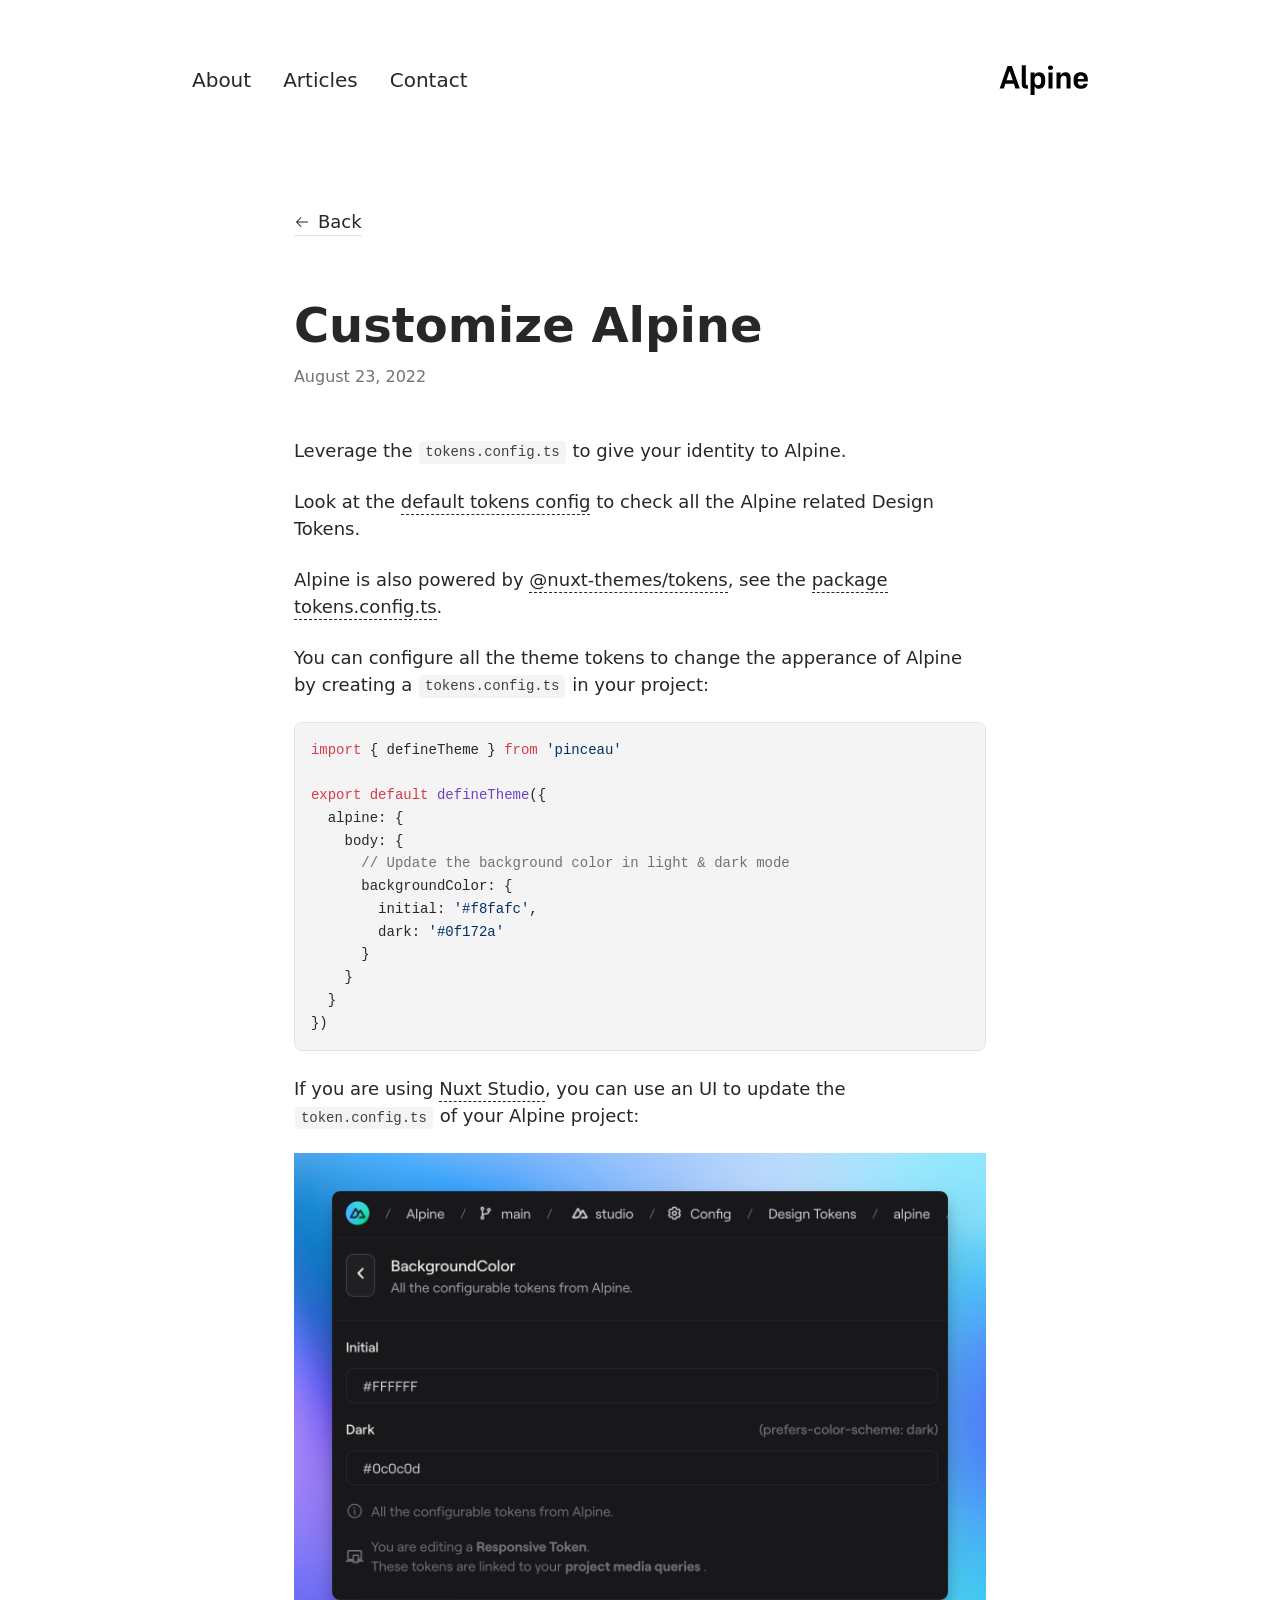
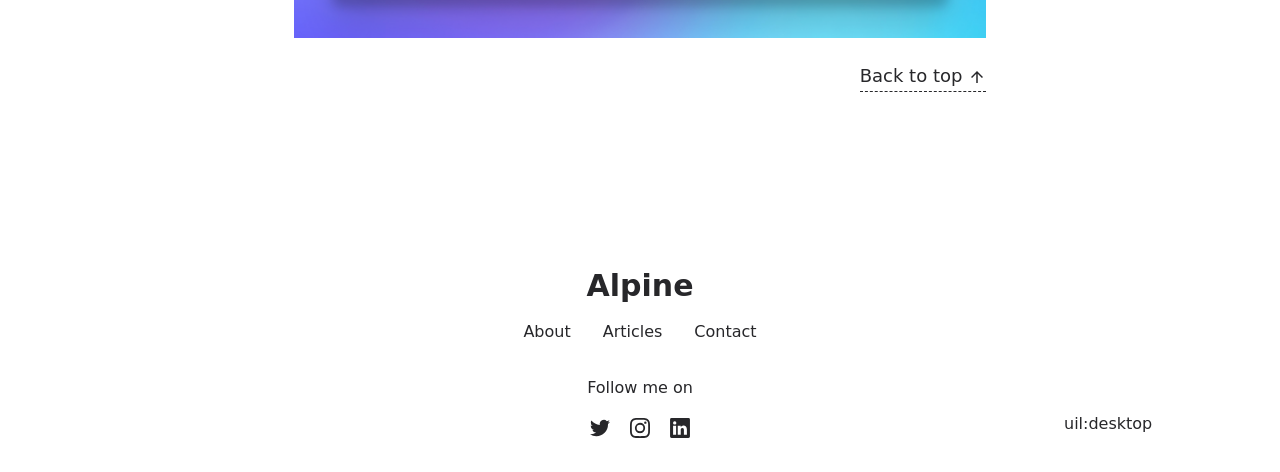
<file: articles/design-tokens/index.html>
<!DOCTYPE html><html lang="en"><head><meta charset="utf-8">
<meta name="viewport" content="width=device-width, initial-scale=1">
<title>Customize Alpine</title>
<meta name="twitter:card" content="summary_large_image">
<meta property="og:image:width" content="400">
<meta property="og:image:height" content="300">
<meta property="og:image:alt" content="An image showcasing my project.">
<meta property="og:title" content="Customize Alpine">
<meta name="description" content="Leverage the tokens.config.ts to give your identity to Alpine.">
<meta property="og:description" content="Leverage the tokens.config.ts to give your identity to Alpine.">
<meta property="og:image" content="/articles/design-tokens.webp">
<link rel="preload" as="fetch" crossorigin="anonymous" href="/articles/design-tokens/_payload.json">
<link rel="stylesheet" href="/_nuxt/entry.CS1F4RMm.css">
<link rel="stylesheet" href="/_nuxt/DocumentDrivenNotFound.DSylgNKB.css">
<link rel="stylesheet" href="/_nuxt/article.BHCg1ZF1.css">
<link rel="stylesheet" href="/_nuxt/ProseA.B6arPuVU.css">
<link rel="stylesheet" href="/_nuxt/ProseH1.CoOzZNfe.css">
<link rel="stylesheet" href="/_nuxt/ProseP.DHw9qJNt.css">
<link rel="stylesheet" href="/_nuxt/ProseCodeInline.biN1XEZn.css">
<link rel="stylesheet" href="/_nuxt/ProsePre.CchFRBtv.css">
<link rel="stylesheet" href="/_nuxt/ProseCode.CMZxOHzc.css">
<link rel="stylesheet" href="/_nuxt/ProseImg.SSFe4j9D.css">
<link rel="modulepreload" as="script" crossorigin href="/_nuxt/entry._aiJTA0l.js">
<link rel="modulepreload" as="script" crossorigin href="/_nuxt/NuxtImg.D6UPqMkL.js">
<link rel="modulepreload" as="script" crossorigin href="/_nuxt/document-driven.D-FXpvZx.js">
<link rel="modulepreload" as="script" crossorigin href="/_nuxt/DocumentDrivenEmpty.eRsEZ7-q.js">
<link rel="modulepreload" as="script" crossorigin href="/_nuxt/ContentRenderer.DFE3ElBL.js">
<link rel="modulepreload" as="script" crossorigin href="/_nuxt/ContentRendererMarkdown.vue.tJp5DACa.js">
<link rel="modulepreload" as="script" crossorigin href="/_nuxt/DocumentDrivenNotFound.C8hvBH57.js">
<link rel="modulepreload" as="script" crossorigin href="/_nuxt/article.DXqPiuLB.js">
<link rel="modulepreload" as="script" crossorigin href="/_nuxt/ProseA.BXwS2tlX.js">
<link rel="modulepreload" as="script" crossorigin href="/_nuxt/date.BcWussCh.js">
<link rel="modulepreload" as="script" crossorigin href="/_nuxt/ContentRendererMarkdown.ieQEMsKr.js">
<link rel="modulepreload" as="script" crossorigin href="/_nuxt/ProseH1.CF-uzrjl.js">
<link rel="modulepreload" as="script" crossorigin href="/_nuxt/ProseP.CzXn8Q8d.js">
<link rel="modulepreload" as="script" crossorigin href="/_nuxt/ProseCodeInline.C6wMrCwq.js">
<link rel="modulepreload" as="script" crossorigin href="/_nuxt/ProsePre.BN-k11Rs.js">
<link rel="modulepreload" as="script" crossorigin href="/_nuxt/ProseCode.Cp8nIJk5.js">
<link rel="modulepreload" as="script" crossorigin href="/_nuxt/ProseImg.DRUAvGzC.js">
<link rel="prefetch" as="script" crossorigin href="/_nuxt/default.DuQa0O-E.js">
<link rel="prefetch" as="script" crossorigin href="/_nuxt/page.t8133NV7.js">
<link rel="prefetch" as="script" crossorigin href="/_nuxt/client-db.qH4lYut6.js">
<link rel="prefetch" as="style" href="/_nuxt/useStudio.sVl9A9ew.css">
<link rel="prefetch" as="script" crossorigin href="/_nuxt/useStudio.CdnMvwiG.js">
<link rel="prefetch" as="style" href="/_nuxt/error-404.D8uONj7L.css">
<link rel="prefetch" as="script" crossorigin href="/_nuxt/error-404.C9U4aAxK.js">
<link rel="prefetch" as="style" href="/_nuxt/error-500.p7T9h8Pv.css">
<link rel="prefetch" as="script" crossorigin href="/_nuxt/error-500.CYGpDp5r.js">
<script type="module" src="/_nuxt/entry._aiJTA0l.js" crossorigin></script><style id="pinceau-runtime-hydratable">@media{.phy[--]{--puid:W-u_I5-v;}.pv-TIVRZC{max-width:var(--elements-container-maxWidth);padding-left:var(--elements-container-padding-mobile);padding-right:var(--elements-container-padding-mobile);}@media (min-width: 475px){.pv-TIVRZC{padding-left:var(--elements-container-padding-xs);padding-right:var(--elements-container-padding-xs);}}@media (min-width: 640px){.pv-TIVRZC{padding-left:var(--elements-container-padding-sm);padding-right:var(--elements-container-padding-sm);}}@media (min-width: 768px){.pv-TIVRZC{padding-left:var(--elements-container-padding-md);padding-right:var(--elements-container-padding-md);}}} </style><style id="pinceau-theme">@media { :root {--pinceau-mq: initial; --alpine-readableLine: 68ch;--alpine-backdrop-backgroundColor: #f4f4f5b3;--prose-code-inline-padding: 0.2rem 0.375rem 0.2rem 0.375rem;--prose-code-block-backdropFilter: contrast(1);--prose-code-block-border-style: solid;--prose-code-block-border-width: 1px;--prose-tbody-tr-borderBottom-style: dashed;--prose-tbody-tr-borderBottom-width: 1px;--prose-th-textAlign: inherit;--prose-thead-borderBottom-style: solid;--prose-thead-borderBottom-width: 1px;--prose-thead-border-style: solid;--prose-thead-border-width: 0px;--prose-table-textAlign: start;--prose-hr-width: 1px;--prose-hr-style: solid;--prose-li-listStylePosition: outside;--prose-ol-li-markerColor: currentColor;--prose-ol-paddingInlineStart: 21px;--prose-ol-listStyleType: decimal;--prose-ul-li-markerColor: currentColor;--prose-ul-paddingInlineStart: 21px;--prose-ul-listStyleType: disc;--prose-blockquote-border-style: solid;--prose-blockquote-border-width: 4px;--prose-blockquote-quotes: '201C' '201D' '2018' '2019';--prose-blockquote-paddingInlineStart: 24px;--prose-a-code-color-hover: currentColor;--prose-a-code-color-static: currentColor;--prose-a-hasCode-borderBottom: none;--prose-a-border-distance: 2px;--prose-a-border-color-hover: currentColor;--prose-a-border-color-static: currentColor;--prose-a-border-style-hover: solid;--prose-a-border-style-static: dashed;--prose-a-border-width: 1px;--prose-a-color-static: inherit;--prose-a-textDecoration: none;--prose-h6-margin: 3rem 0 2rem;--prose-h5-margin: 3rem 0 2rem;--prose-h4-margin: 3rem 0 2rem;--prose-h3-margin: 3rem 0 2rem;--prose-h2-margin: 3rem 0 2rem;--prose-h1-margin: 0 0 2rem;--prose-p-fontSize: 18px;--typography-lead-loose: 2;--typography-lead-relaxed: 1.625;--typography-lead-normal: 1.5;--typography-lead-snug: 1.375;--typography-lead-tight: 1.25;--typography-lead-none: 1;--typography-lead-10: 2.5rem;--typography-lead-9: 2.25rem;--typography-lead-8: 2rem;--typography-lead-7: 1.75rem;--typography-lead-6: 1.5rem;--typography-lead-5: 1.25rem;--typography-lead-4: 1rem;--typography-lead-3: .75rem;--typography-lead-2: .5rem;--typography-lead-1: .025rem;--typography-fontWeight-black: 900;--typography-fontWeight-extrabold: 800;--typography-fontWeight-bold: 700;--typography-fontWeight-semibold: 600;--typography-fontWeight-medium: 500;--typography-fontWeight-normal: 400;--typography-fontWeight-light: 300;--typography-fontWeight-extralight: 200;--typography-fontWeight-thin: 100;--typography-fontSize-9xl: 128px;--typography-fontSize-8xl: 96px;--typography-fontSize-7xl: 72px;--typography-fontSize-6xl: 60px;--typography-fontSize-5xl: 48px;--typography-fontSize-4xl: 36px;--typography-fontSize-3xl: 30px;--typography-fontSize-2xl: 24px;--typography-fontSize-xl: 20px;--typography-fontSize-lg: 18px;--typography-fontSize-base: 16px;--typography-fontSize-sm: 14px;--typography-fontSize-xs: 12px;--typography-letterSpacing-wide: 0.025em;--typography-letterSpacing-tight: -0.025em;--typography-verticalMargin-base: 24px;--typography-verticalMargin-sm: 16px;--elements-border-secondary-hover: [object Object];--elements-backdrop-background: #fffc;--elements-backdrop-filter: saturate(200%) blur(20px);--elements-container-maxWidth: 64rem;--lead-loose: 2;--lead-relaxed: 1.625;--lead-normal: 1.5;--lead-snug: 1.375;--lead-tight: 1.25;--lead-none: 1;--lead-10: 2.5rem;--lead-9: 2.25rem;--lead-8: 2rem;--lead-7: 1.75rem;--lead-6: 1.5rem;--lead-5: 1.25rem;--lead-4: 1rem;--lead-3: .75rem;--lead-2: .5rem;--lead-1: .025rem;--letterSpacing-widest: 0.1em;--letterSpacing-wider: 0.05em;--letterSpacing-wide: 0.025em;--letterSpacing-normal: 0em;--letterSpacing-tight: -0.025em;--letterSpacing-tighter: -0.05em;--fontSize-9xl: 8rem;--fontSize-8xl: 6rem;--fontSize-7xl: 4.5rem;--fontSize-6xl: 3.75rem;--fontSize-5xl: 3rem;--fontSize-4xl: 2.25rem;--fontSize-3xl: 1.875rem;--fontSize-2xl: 1.5rem;--fontSize-xl: 1.25rem;--fontSize-lg: 1.125rem;--fontSize-base: 1rem;--fontSize-sm: 0.875rem;--fontSize-xs: 0.75rem;--fontWeight-black: 900;--fontWeight-extrabold: 800;--fontWeight-bold: 700;--fontWeight-semibold: 600;--fontWeight-medium: 500;--fontWeight-normal: 400;--fontWeight-light: 300;--fontWeight-extralight: 200;--fontWeight-thin: 100;--font-mono: ui-monospace, SFMono-Regular, Menlo, Monaco, Consolas, Liberation Mono, Courier New, monospace;--font-serif: ui-serif, Georgia, Cambria, Times New Roman, Times, serif;--font-sans: ui-sans-serif, system-ui, -apple-system, BlinkMacSystemFont, Segoe UI, Roboto, Helvetica Neue, Arial, Noto Sans, sans-serif, Apple Color Emoji, Segoe UI Emoji, Segoe UI Symbol, Noto Color Emoji;--opacity-total: 1;--opacity-high: 0.8;--opacity-medium: 0.5;--opacity-soft: 0.3;--opacity-light: 0.15;--opacity-bright: 0.1;--opacity-noOpacity: 0;--borderWidth-lg: 3px;--borderWidth-md: 2px;--borderWidth-sm: 1px;--borderWidth-noBorder: 0;--space-rem-875: 0.875rem;--space-rem-625: 0.625rem;--space-rem-375: 0.375rem;--space-rem-125: 0.125rem;--space-px: 1px;--space-128: 32rem;--space-96: 24rem;--space-80: 20rem;--space-72: 18rem;--space-64: 16rem;--space-60: 15rem;--space-56: 14rem;--space-52: 13rem;--space-48: 12rem;--space-44: 11rem;--space-40: 10rem;--space-36: 9rem;--space-32: 8rem;--space-28: 7rem;--space-24: 6rem;--space-20: 5rem;--space-16: 4rem;--space-14: 3.5rem;--space-12: 3rem;--space-11: 2.75rem;--space-10: 2.5rem;--space-9: 2.25rem;--space-8: 2rem;--space-7: 1.75rem;--space-6: 1.5rem;--space-5: 1.25rem;--space-4: 1rem;--space-3: 0.75rem;--space-2: 0.5rem;--space-1: 0.25rem;--space-0: 0px;--size-full: 100%;--size-7xl: 80rem;--size-6xl: 72rem;--size-5xl: 64rem;--size-4xl: 56rem;--size-3xl: 48rem;--size-2xl: 42rem;--size-xl: 36rem;--size-lg: 32rem;--size-md: 28rem;--size-sm: 24rem;--size-xs: 20rem;--size-200: 200px;--size-104: 104px;--size-80: 80px;--size-64: 64px;--size-56: 56px;--size-48: 48px;--size-40: 40px;--size-32: 32px;--size-24: 24px;--size-20: 20px;--size-16: 16px;--size-12: 12px;--size-8: 8px;--size-6: 6px;--size-4: 4px;--size-2: 2px;--size-0: 0px;--radii-full: 9999px;--radii-3xl: 1.75rem;--radii-2xl: 1.5rem;--radii-xl: 1rem;--radii-lg: 0.75rem;--radii-md: 0.5rem;--radii-sm: 0.375rem;--radii-xs: 0.25rem;--radii-2xs: 0.125rem;--radii-none: 0px;--shadow-none: 0px 0px 0px 0px transparent;--shadow-lg: 0px 10px 15px -3px #000000, 0px 4px 6px -4px #000000;--shadow-md: 0px 4px 6px -1px #000000, 0px 2px 4px -2px #000000;--shadow-sm: 0px 1px 3px 0px #000000, 0px 1px 2px -1px #000000;--shadow-xs: 0px 1px 2px 0px #000000;--height-screen: 100vh;--width-screen: 100vw;--color-primary-900: #002e38;--color-primary-800: #005c70;--color-primary-700: #008aa9;--color-primary-600: #00b9e1;--color-primary-500: #1ad6ff;--color-primary-400: #40ddff;--color-primary-300: #66e4ff;--color-primary-200: #8deaff;--color-primary-100: #b3f1ff;--color-primary-50: #d9f8ff;--color-ruby-900: #380011;--color-ruby-800: #700021;--color-ruby-700: #a90032;--color-ruby-600: #e10043;--color-ruby-500: #ff1a5e;--color-ruby-400: #ff4079;--color-ruby-300: #ff6694;--color-ruby-200: #ff8dae;--color-ruby-100: #ffb3c9;--color-ruby-50: #ffd9e4;--color-pink-900: #380025;--color-pink-800: #70004b;--color-pink-700: #a90070;--color-pink-600: #e10095;--color-pink-500: #ff1ab2;--color-pink-400: #ff40bf;--color-pink-300: #ff66cc;--color-pink-200: #ff8dd8;--color-pink-100: #ffb3e5;--color-pink-50: #ffd9f2;--color-purple-900: #190038;--color-purple-800: #330070;--color-purple-700: #4c00a9;--color-purple-600: #6500e1;--color-purple-500: #811aff;--color-purple-400: #9640ff;--color-purple-300: #ab66ff;--color-purple-200: #c08dff;--color-purple-100: #d5b3ff;--color-purple-50: #ead9ff;--color-royalblue-900: #0b0531;--color-royalblue-800: #160a62;--color-royalblue-700: #211093;--color-royalblue-600: #2c15c4;--color-royalblue-500: #4127e8;--color-royalblue-400: #614bec;--color-royalblue-300: #806ff0;--color-royalblue-200: #a093f3;--color-royalblue-100: #c0b7f7;--color-royalblue-50: #dfdbfb;--color-indigoblue-900: #001238;--color-indigoblue-800: #002370;--color-indigoblue-700: #0035a9;--color-indigoblue-600: #0047e1;--color-indigoblue-500: #1a62ff;--color-indigoblue-400: #407cff;--color-indigoblue-300: #6696ff;--color-indigoblue-200: #8db0ff;--color-indigoblue-100: #b3cbff;--color-indigoblue-50: #d9e5ff;--color-blue-900: #002438;--color-blue-800: #004870;--color-blue-700: #006ca9;--color-blue-600: #0090e1;--color-blue-500: #1aadff;--color-blue-400: #40bbff;--color-blue-300: #66c8ff;--color-blue-200: #8dd6ff;--color-blue-100: #b3e4ff;--color-blue-50: #d9f1ff;--color-lightblue-900: #002e38;--color-lightblue-800: #005c70;--color-lightblue-700: #008aa9;--color-lightblue-600: #00b9e1;--color-lightblue-500: #1ad6ff;--color-lightblue-400: #40ddff;--color-lightblue-300: #66e4ff;--color-lightblue-200: #8deaff;--color-lightblue-100: #b3f1ff;--color-lightblue-50: #d9f8ff;--color-teal-900: #062a28;--color-teal-800: #0b544f;--color-teal-700: #117d77;--color-teal-600: #16a79e;--color-teal-500: #1cd1c6;--color-teal-400: #36e4da;--color-teal-300: #5fe9e1;--color-teal-200: #87efe9;--color-teal-100: #aff4f0;--color-teal-50: #d7faf8;--color-pear-900: #2a2b09;--color-pear-800: #545512;--color-pear-700: #7e801b;--color-pear-600: #a8aa24;--color-pear-500: #d0d32f;--color-pear-400: #d8da52;--color-pear-300: #e0e274;--color-pear-200: #e8e997;--color-pear-100: #eff0ba;--color-pear-50: #f7f8dc;--color-red-900: #380300;--color-red-800: #700700;--color-red-700: #a90a00;--color-red-600: #e10e00;--color-red-500: #ff281a;--color-red-400: #ff4c40;--color-red-300: #ff7066;--color-red-200: #ff948d;--color-red-100: #ffb7b3;--color-red-50: #ffdbd9;--color-orange-900: #381800;--color-orange-800: #702f00;--color-orange-700: #a94700;--color-orange-600: #e15e00;--color-orange-500: #ff7a1a;--color-orange-400: #ff9040;--color-orange-300: #ffa666;--color-orange-200: #ffbd8d;--color-orange-100: #ffd3b3;--color-orange-50: #ffe9d9;--color-yellow-900: #362b03;--color-yellow-800: #6d5605;--color-yellow-700: #a38108;--color-yellow-600: #daac0a;--color-yellow-500: #f5c828;--color-yellow-400: #f7d14c;--color-yellow-300: #f8da70;--color-yellow-200: #fae393;--color-yellow-100: #fcedb7;--color-yellow-50: #fdf6db;--color-green-900: #003f25;--color-green-800: #005e38;--color-green-700: #007e4a;--color-green-600: #009d5d;--color-green-500: #00bd6f;--color-green-400: #00dc82;--color-green-300: #30ffaa;--color-green-200: #83ffcc;--color-green-100: #acffdd;--color-green-50: #d6ffee;--color-gray-900: #18181B;--color-gray-800: #27272A;--color-gray-700: #3f3f46;--color-gray-600: #52525B;--color-gray-500: #71717A;--color-gray-400: #a1a1aa;--color-gray-300: #D4d4d8;--color-gray-200: #e4e4e7;--color-gray-100: #f4f4f5;--color-gray-50: #fafafa;--color-black: #0c0c0d;--color-white: #FFFFFF;--media-portrait: only screen and (orientation: portrait);--media-landscape: only screen and (orientation: landscape);--media-rm: (prefers-reduced-motion: reduce);--media-2xl: (min-width: 1536px);--media-xl: (min-width: 1280px);--media-lg: (min-width: 1024px);--media-md: (min-width: 768px);--media-sm: (min-width: 640px);--media-xs: (min-width: 475px);--alpine-body-color: var(--color-gray-800);--alpine-body-backgroundColor: var(--color-white);--prose-code-inline-fontWeight: var(--typography-fontWeight-normal);--prose-code-inline-fontSize: var(--typography-fontSize-sm);--prose-code-inline-borderRadius: var(--radii-xs);--prose-code-block-pre-padding: var(--typography-verticalMargin-sm);--prose-code-block-margin: var(--typography-verticalMargin-base) 0;--prose-code-block-fontSize: var(--typography-fontSize-sm);--prose-tbody-code-inline-fontSize: var(--typography-fontSize-sm);--prose-tbody-td-padding: var(--typography-verticalMargin-sm);--prose-th-fontWeight: var(--typography-fontWeight-semibold);--prose-th-padding: 0 var(--typography-verticalMargin-sm) var(--typography-verticalMargin-sm) var(--typography-verticalMargin-sm);--prose-table-lineHeight: var(--typography-lead-6);--prose-table-fontSize: var(--typography-fontSize-sm);--prose-table-margin: var(--typography-verticalMargin-base) 0;--prose-hr-margin: var(--typography-verticalMargin-base) 0;--prose-li-margin: var(--typography-verticalMargin-sm) 0;--prose-ol-margin: var(--typography-verticalMargin-base) 0;--prose-ul-margin: var(--typography-verticalMargin-base) 0;--prose-blockquote-margin: var(--typography-verticalMargin-base) 0;--prose-a-code-border-style: var(--prose-a-border-style-static);--prose-a-code-border-width: var(--prose-a-border-width);--prose-a-fontWeight: var(--typography-fontWeight-medium);--prose-img-margin: var(--typography-verticalMargin-base) 0;--prose-strong-fontWeight: var(--typography-fontWeight-semibold);--prose-h6-iconSize: var(--typography-fontSize-base);--prose-h6-fontWeight: var(--typography-fontWeight-semibold);--prose-h6-lineHeight: var(--typography-lead-normal);--prose-h6-fontSize: var(--typography-fontSize-lg);--prose-h5-iconSize: var(--typography-fontSize-lg);--prose-h5-fontWeight: var(--typography-fontWeight-semibold);--prose-h5-lineHeight: var(--typography-lead-snug);--prose-h5-fontSize: var(--typography-fontSize-xl);--prose-h4-iconSize: var(--typography-fontSize-lg);--prose-h4-letterSpacing: var(--typography-letterSpacing-tight);--prose-h4-fontWeight: var(--typography-fontWeight-semibold);--prose-h4-lineHeight: var(--typography-lead-snug);--prose-h4-fontSize: var(--typography-fontSize-2xl);--prose-h3-iconSize: var(--typography-fontSize-xl);--prose-h3-letterSpacing: var(--typography-letterSpacing-tight);--prose-h3-fontWeight: var(--typography-fontWeight-semibold);--prose-h3-lineHeight: var(--typography-lead-snug);--prose-h3-fontSize: var(--typography-fontSize-3xl);--prose-h2-iconSize: var(--typography-fontSize-2xl);--prose-h2-letterSpacing: var(--typography-letterSpacing-tight);--prose-h2-fontWeight: var(--typography-fontWeight-semibold);--prose-h2-lineHeight: var(--typography-lead-tight);--prose-h2-fontSize: var(--typography-fontSize-4xl);--prose-h1-iconSize: var(--typography-fontSize-3xl);--prose-h1-letterSpacing: var(--typography-letterSpacing-tight);--prose-h1-fontWeight: var(--typography-fontWeight-bold);--prose-h1-lineHeight: var(--typography-lead-tight);--prose-h1-fontSize: var(--typography-fontSize-5xl);--prose-p-br-margin: var(--typography-verticalMargin-base) 0 0 0;--prose-p-margin: var(--typography-verticalMargin-base) 0;--prose-p-lineHeight: var(--typography-lead-normal);--typography-color-primary-900: var(--color-primary-900);--typography-color-primary-800: var(--color-primary-800);--typography-color-primary-700: var(--color-primary-700);--typography-color-primary-600: var(--color-primary-600);--typography-color-primary-500: var(--color-primary-500);--typography-color-primary-400: var(--color-primary-400);--typography-color-primary-300: var(--color-primary-300);--typography-color-primary-200: var(--color-primary-200);--typography-color-primary-100: var(--color-primary-100);--typography-color-primary-50: var(--color-primary-50);--typography-font-code: var(--font-mono);--typography-font-body: var(--font-sans);--typography-font-display: var(--font-sans);--typography-body-backgroundColor: var(--color-white);--typography-body-color: var(--color-black);--elements-state-danger-borderColor-secondary: var(--color-red-200);--elements-state-danger-borderColor-primary: var(--color-red-100);--elements-state-danger-backgroundColor-secondary: var(--color-red-100);--elements-state-danger-backgroundColor-primary: var(--color-red-50);--elements-state-danger-color-secondary: var(--color-red-600);--elements-state-danger-color-primary: var(--color-red-500);--elements-state-warning-borderColor-secondary: var(--color-yellow-200);--elements-state-warning-borderColor-primary: var(--color-yellow-100);--elements-state-warning-backgroundColor-secondary: var(--color-yellow-100);--elements-state-warning-backgroundColor-primary: var(--color-yellow-50);--elements-state-warning-color-secondary: var(--color-yellow-700);--elements-state-warning-color-primary: var(--color-yellow-600);--elements-state-success-borderColor-secondary: var(--color-green-200);--elements-state-success-borderColor-primary: var(--color-green-100);--elements-state-success-backgroundColor-secondary: var(--color-green-100);--elements-state-success-backgroundColor-primary: var(--color-green-50);--elements-state-success-color-secondary: var(--color-green-600);--elements-state-success-color-primary: var(--color-green-500);--elements-state-info-borderColor-secondary: var(--color-blue-200);--elements-state-info-borderColor-primary: var(--color-blue-100);--elements-state-info-backgroundColor-secondary: var(--color-blue-100);--elements-state-info-backgroundColor-primary: var(--color-blue-50);--elements-state-info-color-secondary: var(--color-blue-600);--elements-state-info-color-primary: var(--color-blue-500);--elements-state-primary-borderColor-secondary: var(--color-primary-200);--elements-state-primary-borderColor-primary: var(--color-primary-100);--elements-state-primary-backgroundColor-secondary: var(--color-primary-100);--elements-state-primary-backgroundColor-primary: var(--color-primary-50);--elements-state-primary-color-secondary: var(--color-primary-700);--elements-state-primary-color-primary: var(--color-primary-600);--elements-surface-secondary-backgroundColor: var(--color-gray-200);--elements-surface-primary-backgroundColor: var(--color-gray-100);--elements-surface-background-base: var(--color-gray-100);--elements-border-secondary-static: var(--color-gray-200);--elements-border-primary-hover: var(--color-gray-200);--elements-border-primary-static: var(--color-gray-100);--elements-container-padding-md: var(--space-16);--elements-container-padding-sm: var(--space-12);--elements-container-padding-xs: var(--space-8);--elements-container-padding-mobile: var(--space-6);--elements-text-secondary-color-hover: var(--color-gray-700);--elements-text-secondary-color-static: var(--color-gray-500);--elements-text-primary-color-static: var(--color-gray-900);--text-6xl-lineHeight: var(--lead-none);--text-6xl-fontSize: var(--fontSize-6xl);--text-5xl-lineHeight: var(--lead-none);--text-5xl-fontSize: var(--fontSize-5xl);--text-4xl-lineHeight: var(--lead-10);--text-4xl-fontSize: var(--fontSize-4xl);--text-3xl-lineHeight: var(--lead-9);--text-3xl-fontSize: var(--fontSize-3xl);--text-2xl-lineHeight: var(--lead-8);--text-2xl-fontSize: var(--fontSize-2xl);--text-xl-lineHeight: var(--lead-7);--text-xl-fontSize: var(--fontSize-xl);--text-lg-lineHeight: var(--lead-7);--text-lg-fontSize: var(--fontSize-lg);--text-base-lineHeight: var(--lead-6);--text-base-fontSize: var(--fontSize-base);--text-sm-lineHeight: var(--lead-5);--text-sm-fontSize: var(--fontSize-sm);--text-xs-lineHeight: var(--lead-4);--text-xs-fontSize: var(--fontSize-xs);--shadow-2xl: 0px 25px 50px -12px var(--color-gray-900);--shadow-xl: 0px 20px 25px -5px var(--color-gray-400), 0px 8px 10px -6px #000000;--color-secondary-900: var(--color-gray-900);--color-secondary-800: var(--color-gray-800);--color-secondary-700: var(--color-gray-700);--color-secondary-600: var(--color-gray-600);--color-secondary-500: var(--color-gray-500);--color-secondary-400: var(--color-gray-400);--color-secondary-300: var(--color-gray-300);--color-secondary-200: var(--color-gray-200);--color-secondary-100: var(--color-gray-100);--color-secondary-50: var(--color-gray-50);--prose-a-code-background-hover: var(--typography-color-primary-50);--prose-a-code-border-color-hover: var(--typography-color-primary-500);--prose-a-color-hover: var(--typography-color-primary-500);--typography-color-secondary-900: var(--color-secondary-900);--typography-color-secondary-800: var(--color-secondary-800);--typography-color-secondary-700: var(--color-secondary-700);--typography-color-secondary-600: var(--color-secondary-600);--typography-color-secondary-500: var(--color-secondary-500);--typography-color-secondary-400: var(--color-secondary-400);--typography-color-secondary-300: var(--color-secondary-300);--typography-color-secondary-200: var(--color-secondary-200);--typography-color-secondary-100: var(--color-secondary-100);--typography-color-secondary-50: var(--color-secondary-50);--prose-code-inline-backgroundColor: var(--typography-color-secondary-100);--prose-code-inline-color: var(--typography-color-secondary-700);--prose-code-block-backgroundColor: var(--typography-color-secondary-100);--prose-code-block-color: var(--typography-color-secondary-700);--prose-code-block-border-color: var(--typography-color-secondary-200);--prose-tbody-tr-borderBottom-color: var(--typography-color-secondary-200);--prose-th-color: var(--typography-color-secondary-600);--prose-thead-borderBottom-color: var(--typography-color-secondary-200);--prose-thead-border-color: var(--typography-color-secondary-300);--prose-hr-color: var(--typography-color-secondary-200);--prose-blockquote-border-color: var(--typography-color-secondary-200);--prose-blockquote-color: var(--typography-color-secondary-500);--prose-a-code-border-color-static: var(--typography-color-secondary-400); } }@media { :root.dark {--pinceau-mq: dark; --alpine-backdrop-backgroundColor: #18181bb3;--prose-code-block-backdropFilter: contrast(1);--prose-ol-li-markerColor: currentColor;--prose-ul-li-markerColor: currentColor;--prose-a-code-color-hover: currentColor;--prose-a-code-color-static: currentColor;--prose-a-border-color-hover: currentColor;--prose-a-border-color-static: currentColor;--prose-a-color-static: inherit;--elements-backdrop-background: #0c0d0ccc;--alpine-body-color: var(--color-gray-200);--alpine-body-backgroundColor: var(--color-black);--typography-body-backgroundColor: var(--color-black);--typography-body-color: var(--color-white);--elements-state-danger-borderColor-secondary: var(--color-red-700);--elements-state-danger-borderColor-primary: var(--color-red-800);--elements-state-danger-backgroundColor-secondary: var(--color-red-800);--elements-state-danger-backgroundColor-primary: var(--color-red-900);--elements-state-danger-color-secondary: var(--color-red-200);--elements-state-danger-color-primary: var(--color-red-300);--elements-state-warning-borderColor-secondary: var(--color-yellow-700);--elements-state-warning-borderColor-primary: var(--color-yellow-800);--elements-state-warning-backgroundColor-secondary: var(--color-yellow-800);--elements-state-warning-backgroundColor-primary: var(--color-yellow-900);--elements-state-warning-color-secondary: var(--color-yellow-200);--elements-state-warning-color-primary: var(--color-yellow-400);--elements-state-success-borderColor-secondary: var(--color-green-700);--elements-state-success-borderColor-primary: var(--color-green-800);--elements-state-success-backgroundColor-secondary: var(--color-green-800);--elements-state-success-backgroundColor-primary: var(--color-green-900);--elements-state-success-color-secondary: var(--color-green-200);--elements-state-success-color-primary: var(--color-green-400);--elements-state-info-borderColor-secondary: var(--color-blue-700);--elements-state-info-borderColor-primary: var(--color-blue-800);--elements-state-info-backgroundColor-secondary: var(--color-blue-800);--elements-state-info-backgroundColor-primary: var(--color-blue-900);--elements-state-info-color-secondary: var(--color-blue-200);--elements-state-info-color-primary: var(--color-blue-400);--elements-state-primary-borderColor-secondary: var(--color-primary-700);--elements-state-primary-borderColor-primary: var(--color-primary-800);--elements-state-primary-backgroundColor-secondary: var(--color-primary-800);--elements-state-primary-backgroundColor-primary: var(--color-primary-900);--elements-state-primary-color-secondary: var(--color-primary-200);--elements-state-primary-color-primary: var(--color-primary-400);--elements-surface-secondary-backgroundColor: var(--color-gray-800);--elements-surface-primary-backgroundColor: var(--color-gray-900);--elements-surface-background-base: var(--color-gray-900);--elements-border-secondary-static: var(--color-gray-800);--elements-border-primary-hover: var(--color-gray-800);--elements-border-primary-static: var(--color-gray-900);--elements-text-secondary-color-hover: var(--color-gray-200);--elements-text-secondary-color-static: var(--color-gray-400);--elements-text-primary-color-static: var(--color-gray-50);--prose-a-code-background-hover: var(--typography-color-primary-900);--prose-a-code-border-color-hover: var(--typography-color-primary-600);--prose-a-color-hover: var(--typography-color-primary-400);--prose-code-inline-backgroundColor: var(--typography-color-secondary-800);--prose-code-inline-color: var(--typography-color-secondary-200);--prose-code-block-backgroundColor: var(--typography-color-secondary-900);--prose-code-block-color: var(--typography-color-secondary-200);--prose-code-block-border-color: var(--typography-color-secondary-800);--prose-tbody-tr-borderBottom-color: var(--typography-color-secondary-800);--prose-th-color: var(--typography-color-secondary-400);--prose-thead-borderBottom-color: var(--typography-color-secondary-800);--prose-thead-border-color: var(--typography-color-secondary-600);--prose-hr-color: var(--typography-color-secondary-800);--prose-blockquote-border-color: var(--typography-color-secondary-700);--prose-blockquote-color: var(--typography-color-secondary-400);--prose-a-code-border-color-static: var(--typography-color-secondary-600); } }</style><script>"use strict";(()=>{const a=window,e=document.documentElement,m=["dark","light"],c=window&&window.localStorage&&window.localStorage.getItem&&window.localStorage.getItem("nuxt-color-mode")||"system";let n=c==="system"?d():c;const l=e.getAttribute("data-color-mode-forced");l&&(n=l),i(n),a["__NUXT_COLOR_MODE__"]={preference:c,value:n,getColorScheme:d,addColorScheme:i,removeColorScheme:f};function i(o){const t=""+o+"",s="";e.classList?e.classList.add(t):e.className+=" "+t,s&&e.setAttribute("data-"+s,o)}function f(o){const t=""+o+"",s="";e.classList?e.classList.remove(t):e.className=e.className.replace(new RegExp(t,"g"),""),s&&e.removeAttribute("data-"+s)}function r(o){return a.matchMedia("(prefers-color-scheme"+o+")")}function d(){if(a.matchMedia&&r("").media!=="not all"){for(const o of m)if(r(":"+o).matches)return o}return"light"}})();
</script></head><body><div id="__nuxt"><div class="container pv-TIVRZC pc-W-u_I5 app-layout" data-v-ad2b2be0 data-v-d801e751><!--[--><div class="nuxt-progress" style="width:0%;height:3px;opacity:0;background-size:Infinity% auto;" data-v-ad2b2be0></div><header class="right" data-v-ad2b2be0 data-v-81de7f07><div class="menu" data-v-81de7f07><button aria-label="Navigation Menu" data-v-81de7f07><svg width="24" height="24" viewBox="0 0 68 68" fill="currentColor" xmlns="http://www.w3.org/2000/svg" data-v-81de7f07><path d="M8 34C8 32.1362 8 31.2044 8.30448 30.4693C8.71046 29.4892 9.48915 28.7105 10.4693 28.3045C11.2044 28 12.1362 28 14 28C15.8638 28 16.7956 28 17.5307 28.3045C18.5108 28.7105 19.2895 29.4892 19.6955 30.4693C20 31.2044 20 32.1362 20 34C20 35.8638 20 36.7956 19.6955 37.5307C19.2895 38.5108 18.5108 39.2895 17.5307 39.6955C16.7956 40 15.8638 40 14 40C12.1362 40 11.2044 40 10.4693 39.6955C9.48915 39.2895 8.71046 38.5108 8.30448 37.5307C8 36.7956 8 35.8638 8 34Z" data-v-81de7f07></path><path d="M28 34C28 32.1362 28 31.2044 28.3045 30.4693C28.7105 29.4892 29.4892 28.7105 30.4693 28.3045C31.2044 28 32.1362 28 34 28C35.8638 28 36.7956 28 37.5307 28.3045C38.5108 28.7105 39.2895 29.4892 39.6955 30.4693C40 31.2044 40 32.1362 40 34C40 35.8638 40 36.7956 39.6955 37.5307C39.2895 38.5108 38.5108 39.2895 37.5307 39.6955C36.7956 40 35.8638 40 34 40C32.1362 40 31.2044 40 30.4693 39.6955C29.4892 39.2895 28.7105 38.5108 28.3045 37.5307C28 36.7956 28 35.8638 28 34Z" data-v-81de7f07></path><path d="M48 34C48 32.1362 48 31.2044 48.3045 30.4693C48.7105 29.4892 49.4892 28.7105 50.4693 28.3045C51.2044 28 52.1362 28 54 28C55.8638 28 56.7956 28 57.5307 28.3045C58.5108 28.7105 59.2895 29.4892 59.6955 30.4693C60 31.2044 60 32.1362 60 34C60 35.8638 60 36.7956 59.6955 37.5307C59.2895 38.5108 58.5108 39.2895 57.5307 39.6955C56.7956 40 55.8638 40 54 40C52.1362 40 51.2044 40 50.4693 39.6955C49.4892 39.2895 48.7105 38.5108 48.3045 37.5307C48 36.7956 48 35.8638 48 34Z" data-v-81de7f07></path></svg></button></div><div class="overlay" data-v-81de7f07><nav data-v-81de7f07 data-v-79444231><ul data-v-79444231><!--[--><li data-v-79444231><a href="/" class="" data-v-79444231><span class="underline-fx" data-v-79444231></span> About</a></li><li data-v-79444231><a href="/articles" class="" data-v-79444231><span class="underline-fx" data-v-79444231></span> Articles</a></li><li data-v-79444231><a href="/contact" class="" data-v-79444231><span class="underline-fx" data-v-79444231></span> Contact</a></li><!--]--></ul></nav></div><div class="logo" data-v-81de7f07><a href="/" class="" data-v-81de7f07><img src="/logo-dark.svg" class="dark-img" alt="alpine" width="89" height="31" data-v-81de7f07><img src="/logo.svg" class="light-img" alt="alpine" width="89" height="31" data-v-81de7f07></a></div><div class="main-nav" data-v-81de7f07><nav data-v-81de7f07 data-v-79444231><ul data-v-79444231><!--[--><li data-v-79444231><a href="/" class="" data-v-79444231><span class="underline-fx" data-v-79444231></span> About</a></li><li data-v-79444231><a href="/articles" class="" data-v-79444231><span class="underline-fx" data-v-79444231></span> Articles</a></li><li data-v-79444231><a href="/contact" class="" data-v-79444231><span class="underline-fx" data-v-79444231></span> Contact</a></li><!--]--></ul></nav></div></header><!--[--><div class="document-driven-page"><article data-v-ae728dab><a href="/articles" class="back" data-v-ae728dab><svg xmlns="http://www.w3.org/2000/svg" xmlns:xlink="http://www.w3.org/1999/xlink" aria-hidden="true" role="img" class="icon" data-v-ae728dab style="" width="1em" height="1em" viewBox="0 0 256 256" data-v-900ba019><path fill="currentColor" d="M224 128a8 8 0 0 1-8 8H59.31l58.35 58.34a8 8 0 0 1-11.32 11.32l-72-72a8 8 0 0 1 0-11.32l72-72a8 8 0 0 1 11.32 11.32L59.31 120H216a8 8 0 0 1 8 8"/></svg><span data-v-ae728dab> Back </span></a><header data-v-ae728dab><h1 class="title" data-v-ae728dab>Customize Alpine</h1><time datetime="2022-08-23T00:00:00.000Z" data-v-ae728dab>August 23, 2022</time></header><div class="prose" data-v-ae728dab><!--[--><div><h1 id="customize-alpine" data-v-41f9c223><a aria-current="page" href="/articles/design-tokens#customize-alpine" class="router-link-active router-link-exact-active" data-v-41f9c223><!--[-->Customize Alpine<!--]--><!----></a></h1><p data-v-a0f4c387><!--[-->Leverage the <code class="" data-v-890cb49b><!--[-->tokens.config.ts<!--]--></code> to give your identity to Alpine.<!--]--></p><p data-v-a0f4c387><!--[-->Look at the <a href="https://github.com/nuxt-themes/alpine/blob/main/tokens.config.ts" rel="nofollow" data-v-c62e0ba8><!--[-->default tokens config<!--]--></a> to check all the Alpine related Design Tokens.<!--]--></p><p data-v-a0f4c387><!--[-->Alpine is also powered by <a href="https://www.npmjs.com/package/@nuxt-themes/tokens" rel="nofollow" data-v-c62e0ba8><!--[-->@nuxt-themes/tokens<!--]--></a>, see the <a href="https://unpkg.com/@nuxt-themes/tokens@latest/dist/tokens.config.ts" rel="nofollow" data-v-c62e0ba8><!--[-->package tokens.config.ts<!--]--></a>.<!--]--></p><p data-v-a0f4c387><!--[-->You can configure all the theme tokens to change the apperance of Alpine by creating a <code class="" data-v-890cb49b><!--[-->tokens.config.ts<!--]--></code> in your project:<!--]--></p><div class="highlight-ts prose-code" meta data-v-e293c6f8><!----><!--[--><pre class="language-ts shiki shiki-themes github-light github-dark" style=""><!--[--><code><span class="line" line="1"><span style="--shiki-default:#D73A49;--shiki-dark:#F97583">import</span><span style="--shiki-default:#24292E;--shiki-dark:#E1E4E8"> { defineTheme } </span><span style="--shiki-default:#D73A49;--shiki-dark:#F97583">from</span><span style="--shiki-default:#032F62;--shiki-dark:#9ECBFF"> &#39;pinceau&#39;
</span></span><span class="line" line="2"><span emptylineplaceholder="true">
</span></span><span class="line" line="3"><span style="--shiki-default:#D73A49;--shiki-dark:#F97583">export</span><span style="--shiki-default:#D73A49;--shiki-dark:#F97583"> default</span><span style="--shiki-default:#6F42C1;--shiki-dark:#B392F0"> defineTheme</span><span style="--shiki-default:#24292E;--shiki-dark:#E1E4E8">({
</span></span><span class="line" line="4"><span style="--shiki-default:#24292E;--shiki-dark:#E1E4E8">  alpine: {
</span></span><span class="line" line="5"><span style="--shiki-default:#24292E;--shiki-dark:#E1E4E8">    body: {
</span></span><span class="line" line="6"><span style="--shiki-default:#6A737D;--shiki-dark:#6A737D">      // Update the background color in light &amp; dark mode
</span></span><span class="line" line="7"><span style="--shiki-default:#24292E;--shiki-dark:#E1E4E8">      backgroundColor: {
</span></span><span class="line" line="8"><span style="--shiki-default:#24292E;--shiki-dark:#E1E4E8">        initial: </span><span style="--shiki-default:#032F62;--shiki-dark:#9ECBFF">&#39;#f8fafc&#39;</span><span style="--shiki-default:#24292E;--shiki-dark:#E1E4E8">,
</span></span><span class="line" line="9"><span style="--shiki-default:#24292E;--shiki-dark:#E1E4E8">        dark: </span><span style="--shiki-default:#032F62;--shiki-dark:#9ECBFF">&#39;#0f172a&#39;
</span></span><span class="line" line="10"><span style="--shiki-default:#24292E;--shiki-dark:#E1E4E8">      }
</span></span><span class="line" line="11"><span style="--shiki-default:#24292E;--shiki-dark:#E1E4E8">    }
</span></span><span class="line" line="12"><span style="--shiki-default:#24292E;--shiki-dark:#E1E4E8">  }
</span></span><span class="line" line="13"><span style="--shiki-default:#24292E;--shiki-dark:#E1E4E8">})
</span></span></code><!--]--></pre><!--]--><button class="copy-button" data-v-e293c6f8 data-v-27ac6cf4><span class="sr-only" data-v-27ac6cf4>Copy to clipboard</span><span class="icon-wrapper" data-v-27ac6cf4><svg xmlns="http://www.w3.org/2000/svg" xmlns:xlink="http://www.w3.org/1999/xlink" aria-hidden="true" role="img" class="icon" data-v-27ac6cf4 style="" width="18px" height="18px" viewBox="0 0 256 256" data-v-900ba019><path fill="currentColor" d="M216 32H88a8 8 0 0 0-8 8v40H40a8 8 0 0 0-8 8v128a8 8 0 0 0 8 8h128a8 8 0 0 0 8-8v-40h40a8 8 0 0 0 8-8V40a8 8 0 0 0-8-8m-56 176H48V96h112Zm48-48h-32V88a8 8 0 0 0-8-8H96V48h112Z"/></svg></span></button></div><p data-v-a0f4c387><!--[-->If you are using <a href="https://nuxt.studio" rel="nofollow" data-v-c62e0ba8><!--[-->Nuxt Studio<!--]--></a>, you can use an UI to update the <code class="" data-v-890cb49b><!--[-->token.config.ts<!--]--></code> of your Alpine project:<!--]--></p><p data-v-a0f4c387><!--[--><a href="https://nuxt.studio" rel="nofollow" data-v-c62e0ba8><!--[--><img src="/design-tokens-studio.png" alt="design-tokens-studio.png" data-v-6290f4f3><!--]--></a><!--]--></p><style>html .default .shiki span {color: var(--shiki-default);background: var(--shiki-default-bg);font-style: var(--shiki-default-font-style);font-weight: var(--shiki-default-font-weight);text-decoration: var(--shiki-default-text-decoration);}html .shiki span {color: var(--shiki-default);background: var(--shiki-default-bg);font-style: var(--shiki-default-font-style);font-weight: var(--shiki-default-font-weight);text-decoration: var(--shiki-default-text-decoration);}html .dark .shiki span {color: var(--shiki-dark);background: var(--shiki-dark-bg);font-style: var(--shiki-dark-font-style);font-weight: var(--shiki-dark-font-weight);text-decoration: var(--shiki-dark-text-decoration);}html.dark .shiki span {color: var(--shiki-dark);background: var(--shiki-dark-bg);font-style: var(--shiki-dark-font-style);font-weight: var(--shiki-dark-font-weight);text-decoration: var(--shiki-dark-text-decoration);}</style></div><!--]--><div class="back-to-top" data-v-ae728dab><a data-v-ae728dab data-v-c62e0ba8><!--[-->Back to top <svg xmlns="http://www.w3.org/2000/svg" xmlns:xlink="http://www.w3.org/1999/xlink" aria-hidden="true" role="img" class="icon" data-v-ae728dab style="" width="1em" height="1em" viewBox="0 0 24 24" data-v-900ba019><path fill="currentColor" d="M11 20V7.825l-5.6 5.6L4 12l8-8l8 8l-1.4 1.425l-5.6-5.6V20z"/></svg><!--]--></a></div></div></article></div><!--]--><footer class="center" data-v-ad2b2be0 data-v-003a36fc><a href="https://www.github.com/nuxt-themes/alpine" rel="noopener noreferrer" class="credits" data-v-003a36fc>Alpine</a><div class="navigation" data-v-003a36fc><nav data-v-003a36fc data-v-79444231><ul data-v-79444231><!--[--><li data-v-79444231><a href="/" class="" data-v-79444231><span class="underline-fx" data-v-79444231></span> About</a></li><li data-v-79444231><a href="/articles" class="" data-v-79444231><span class="underline-fx" data-v-79444231></span> Articles</a></li><li data-v-79444231><a href="/contact" class="" data-v-79444231><span class="underline-fx" data-v-79444231></span> Contact</a></li><!--]--></ul></nav></div><p class="message" data-v-003a36fc>Follow me on</p><div class="icons" data-v-003a36fc><div class="social" data-v-003a36fc><!--[--><a href="https://twitter.com/nuxtlabs" rel="noopener noreferrer" target="_blank" title="nuxtlabs" aria-label="nuxtlabs" data-v-48ea35e8><svg xmlns="http://www.w3.org/2000/svg" xmlns:xlink="http://www.w3.org/1999/xlink" aria-hidden="true" role="img" class="icon" data-v-48ea35e8 style="" width="1em" height="1em" viewBox="0 0 24 24" data-v-900ba019><path fill="currentColor" d="M22 5.8a8.49 8.49 0 0 1-2.36.64a4.13 4.13 0 0 0 1.81-2.27a8.21 8.21 0 0 1-2.61 1a4.1 4.1 0 0 0-7 3.74a11.64 11.64 0 0 1-8.45-4.29a4.16 4.16 0 0 0-.55 2.07a4.09 4.09 0 0 0 1.82 3.41a4.05 4.05 0 0 1-1.86-.51v.05a4.1 4.1 0 0 0 3.3 4a3.93 3.93 0 0 1-1.1.17a4.9 4.9 0 0 1-.77-.07a4.11 4.11 0 0 0 3.83 2.84A8.22 8.22 0 0 1 3 18.34a7.93 7.93 0 0 1-1-.06a11.57 11.57 0 0 0 6.29 1.85A11.59 11.59 0 0 0 20 8.45v-.53a8.43 8.43 0 0 0 2-2.12"/></svg></a><a href="https://instagram.com/atinuxt" rel="noopener noreferrer" target="_blank" title="atinuxt" aria-label="atinuxt" data-v-48ea35e8><svg xmlns="http://www.w3.org/2000/svg" xmlns:xlink="http://www.w3.org/1999/xlink" aria-hidden="true" role="img" class="icon" data-v-48ea35e8 style="" width="1em" height="1em" viewBox="0 0 24 24" data-v-900ba019><path fill="currentColor" d="M17.34 5.46a1.2 1.2 0 1 0 1.2 1.2a1.2 1.2 0 0 0-1.2-1.2m4.6 2.42a7.59 7.59 0 0 0-.46-2.43a4.94 4.94 0 0 0-1.16-1.77a4.7 4.7 0 0 0-1.77-1.15a7.3 7.3 0 0 0-2.43-.47C15.06 2 14.72 2 12 2s-3.06 0-4.12.06a7.3 7.3 0 0 0-2.43.47a4.78 4.78 0 0 0-1.77 1.15a4.7 4.7 0 0 0-1.15 1.77a7.3 7.3 0 0 0-.47 2.43C2 8.94 2 9.28 2 12s0 3.06.06 4.12a7.3 7.3 0 0 0 .47 2.43a4.7 4.7 0 0 0 1.15 1.77a4.78 4.78 0 0 0 1.77 1.15a7.3 7.3 0 0 0 2.43.47C8.94 22 9.28 22 12 22s3.06 0 4.12-.06a7.3 7.3 0 0 0 2.43-.47a4.7 4.7 0 0 0 1.77-1.15a4.85 4.85 0 0 0 1.16-1.77a7.59 7.59 0 0 0 .46-2.43c0-1.06.06-1.4.06-4.12s0-3.06-.06-4.12M20.14 16a5.61 5.61 0 0 1-.34 1.86a3.06 3.06 0 0 1-.75 1.15a3.19 3.19 0 0 1-1.15.75a5.61 5.61 0 0 1-1.86.34c-1 .05-1.37.06-4 .06s-3 0-4-.06a5.73 5.73 0 0 1-1.94-.3a3.27 3.27 0 0 1-1.1-.75a3 3 0 0 1-.74-1.15a5.54 5.54 0 0 1-.4-1.9c0-1-.06-1.37-.06-4s0-3 .06-4a5.54 5.54 0 0 1 .35-1.9A3 3 0 0 1 5 5a3.14 3.14 0 0 1 1.1-.8A5.73 5.73 0 0 1 8 3.86c1 0 1.37-.06 4-.06s3 0 4 .06a5.61 5.61 0 0 1 1.86.34a3.06 3.06 0 0 1 1.19.8a3.06 3.06 0 0 1 .75 1.1a5.61 5.61 0 0 1 .34 1.9c.05 1 .06 1.37.06 4s-.01 3-.06 4M12 6.87A5.13 5.13 0 1 0 17.14 12A5.12 5.12 0 0 0 12 6.87m0 8.46A3.33 3.33 0 1 1 15.33 12A3.33 3.33 0 0 1 12 15.33"/></svg></a><a href="https://www.linkedin.com/company/nuxtlabs" rel="noopener noreferrer" target="_blank" title="LinkedIn" aria-label="LinkedIn" data-v-48ea35e8><svg xmlns="http://www.w3.org/2000/svg" xmlns:xlink="http://www.w3.org/1999/xlink" aria-hidden="true" role="img" class="icon" data-v-48ea35e8 style="" width="1em" height="1em" viewBox="0 0 24 24" data-v-900ba019><path fill="currentColor" d="M20.47 2H3.53a1.45 1.45 0 0 0-1.47 1.43v17.14A1.45 1.45 0 0 0 3.53 22h16.94a1.45 1.45 0 0 0 1.47-1.43V3.43A1.45 1.45 0 0 0 20.47 2M8.09 18.74h-3v-9h3ZM6.59 8.48a1.56 1.56 0 1 1 0-3.12a1.57 1.57 0 1 1 0 3.12m12.32 10.26h-3v-4.83c0-1.21-.43-2-1.52-2A1.65 1.65 0 0 0 12.85 13a2 2 0 0 0-.1.73v5h-3v-9h3V11a3 3 0 0 1 2.71-1.5c2 0 3.45 1.29 3.45 4.06Z"/></svg></a><!--]--></div><div class="color-mode-switch" data-v-003a36fc><button aria-label="Color Mode" data-v-003a36fc data-v-79ec4964><span data-v-79ec4964></span></button></div></div></footer><!--]--></div></div><script type="application/json" id="__NUXT_DATA__" data-ssr="true" data-src="/articles/design-tokens/_payload.json">[{"state":1,"once":374,"_errors":376,"serverRendered":138,"path":7,"prerenderedAt":378},["Reactive",2],{"$sdd-pages":3,"$sdd-surrounds":321,"$sdd-globals":333,"$scolor-mode":335,"$sdd-navigation":337,"$sicons":358},["ShallowRef",4],["ShallowReactive",5],{"/articles/design-tokens":6},{"_path":7,"_dir":8,"_draft":9,"_partial":9,"_locale":10,"title":11,"description":12,"cover":13,"date":14,"layout":15,"body":16,"_type":316,"_id":317,"_source":318,"_file":319,"_extension":320},"/articles/design-tokens","articles",false,"","Customize Alpine","Leverage the tokens.config.ts to give your identity to Alpine.","/articles/design-tokens.webp","2022-08-23T00:00:00.000Z","article",{"type":17,"children":18,"toc":314},"root",[19,27,42,58,81,93,273,295,308],{"type":20,"tag":21,"props":22,"children":24},"element","h1",{"id":23},"customize-alpine",[25],{"type":26,"value":11},"text",{"type":20,"tag":28,"props":29,"children":30},"p",{},[31,33,40],{"type":26,"value":32},"Leverage the ",{"type":20,"tag":34,"props":35,"children":37},"code",{"className":36},[],[38],{"type":26,"value":39},"tokens.config.ts",{"type":26,"value":41}," to give your identity to Alpine.",{"type":20,"tag":28,"props":43,"children":44},{},[45,47,56],{"type":26,"value":46},"Look at the ",{"type":20,"tag":48,"props":49,"children":53},"a",{"href":50,"rel":51},"https://github.com/nuxt-themes/alpine/blob/main/tokens.config.ts",[52],"nofollow",[54],{"type":26,"value":55},"default tokens config",{"type":26,"value":57}," to check all the Alpine related Design Tokens.",{"type":20,"tag":28,"props":59,"children":60},{},[61,63,70,72,79],{"type":26,"value":62},"Alpine is also powered by ",{"type":20,"tag":48,"props":64,"children":67},{"href":65,"rel":66},"https://www.npmjs.com/package/@nuxt-themes/tokens",[52],[68],{"type":26,"value":69},"@nuxt-themes/tokens",{"type":26,"value":71},", see the ",{"type":20,"tag":48,"props":73,"children":76},{"href":74,"rel":75},"https://unpkg.com/@nuxt-themes/tokens@latest/dist/tokens.config.ts",[52],[77],{"type":26,"value":78},"package tokens.config.ts",{"type":26,"value":80},".",{"type":20,"tag":28,"props":82,"children":83},{},[84,86,91],{"type":26,"value":85},"You can configure all the theme tokens to change the apperance of Alpine by creating a ",{"type":20,"tag":34,"props":87,"children":89},{"className":88},[],[90],{"type":26,"value":39},{"type":26,"value":92}," in your project:",{"type":20,"tag":94,"props":95,"children":99},"pre",{"className":96,"code":97,"language":98,"meta":10,"style":10},"language-ts shiki shiki-themes github-light github-dark","import { defineTheme } from 'pinceau'\n\nexport default defineTheme({\n  alpine: {\n    body: {\n      // Update the background color in light & dark mode\n      backgroundColor: {\n        initial: '#f8fafc',\n        dark: '#0f172a'\n      }\n    }\n  }\n})\n","ts",[100],{"type":20,"tag":34,"props":101,"children":102},{"__ignoreMap":10},[103,132,142,167,176,185,195,204,223,237,246,255,264],{"type":20,"tag":104,"props":105,"children":108},"span",{"class":106,"line":107},"line",1,[109,115,121,126],{"type":20,"tag":104,"props":110,"children":112},{"style":111},"--shiki-default:#D73A49;--shiki-dark:#F97583",[113],{"type":26,"value":114},"import",{"type":20,"tag":104,"props":116,"children":118},{"style":117},"--shiki-default:#24292E;--shiki-dark:#E1E4E8",[119],{"type":26,"value":120}," { defineTheme } ",{"type":20,"tag":104,"props":122,"children":123},{"style":111},[124],{"type":26,"value":125},"from",{"type":20,"tag":104,"props":127,"children":129},{"style":128},"--shiki-default:#032F62;--shiki-dark:#9ECBFF",[130],{"type":26,"value":131}," 'pinceau'\n",{"type":20,"tag":104,"props":133,"children":135},{"class":106,"line":134},2,[136],{"type":20,"tag":104,"props":137,"children":139},{"emptyLinePlaceholder":138},true,[140],{"type":26,"value":141},"\n",{"type":20,"tag":104,"props":143,"children":145},{"class":106,"line":144},3,[146,151,156,162],{"type":20,"tag":104,"props":147,"children":148},{"style":111},[149],{"type":26,"value":150},"export",{"type":20,"tag":104,"props":152,"children":153},{"style":111},[154],{"type":26,"value":155}," default",{"type":20,"tag":104,"props":157,"children":159},{"style":158},"--shiki-default:#6F42C1;--shiki-dark:#B392F0",[160],{"type":26,"value":161}," defineTheme",{"type":20,"tag":104,"props":163,"children":164},{"style":117},[165],{"type":26,"value":166},"({\n",{"type":20,"tag":104,"props":168,"children":170},{"class":106,"line":169},4,[171],{"type":20,"tag":104,"props":172,"children":173},{"style":117},[174],{"type":26,"value":175},"  alpine: {\n",{"type":20,"tag":104,"props":177,"children":179},{"class":106,"line":178},5,[180],{"type":20,"tag":104,"props":181,"children":182},{"style":117},[183],{"type":26,"value":184},"    body: {\n",{"type":20,"tag":104,"props":186,"children":188},{"class":106,"line":187},6,[189],{"type":20,"tag":104,"props":190,"children":192},{"style":191},"--shiki-default:#6A737D;--shiki-dark:#6A737D",[193],{"type":26,"value":194},"      // Update the background color in light & dark mode\n",{"type":20,"tag":104,"props":196,"children":198},{"class":106,"line":197},7,[199],{"type":20,"tag":104,"props":200,"children":201},{"style":117},[202],{"type":26,"value":203},"      backgroundColor: {\n",{"type":20,"tag":104,"props":205,"children":207},{"class":106,"line":206},8,[208,213,218],{"type":20,"tag":104,"props":209,"children":210},{"style":117},[211],{"type":26,"value":212},"        initial: ",{"type":20,"tag":104,"props":214,"children":215},{"style":128},[216],{"type":26,"value":217},"'#f8fafc'",{"type":20,"tag":104,"props":219,"children":220},{"style":117},[221],{"type":26,"value":222},",\n",{"type":20,"tag":104,"props":224,"children":226},{"class":106,"line":225},9,[227,232],{"type":20,"tag":104,"props":228,"children":229},{"style":117},[230],{"type":26,"value":231},"        dark: ",{"type":20,"tag":104,"props":233,"children":234},{"style":128},[235],{"type":26,"value":236},"'#0f172a'\n",{"type":20,"tag":104,"props":238,"children":240},{"class":106,"line":239},10,[241],{"type":20,"tag":104,"props":242,"children":243},{"style":117},[244],{"type":26,"value":245},"      }\n",{"type":20,"tag":104,"props":247,"children":249},{"class":106,"line":248},11,[250],{"type":20,"tag":104,"props":251,"children":252},{"style":117},[253],{"type":26,"value":254},"    }\n",{"type":20,"tag":104,"props":256,"children":258},{"class":106,"line":257},12,[259],{"type":20,"tag":104,"props":260,"children":261},{"style":117},[262],{"type":26,"value":263},"  }\n",{"type":20,"tag":104,"props":265,"children":267},{"class":106,"line":266},13,[268],{"type":20,"tag":104,"props":269,"children":270},{"style":117},[271],{"type":26,"value":272},"})\n",{"type":20,"tag":28,"props":274,"children":275},{},[276,278,285,287,293],{"type":26,"value":277},"If you are using ",{"type":20,"tag":48,"props":279,"children":282},{"href":280,"rel":281},"https://nuxt.studio",[52],[283],{"type":26,"value":284},"Nuxt Studio",{"type":26,"value":286},", you can use an UI to update the ",{"type":20,"tag":34,"props":288,"children":290},{"className":289},[],[291],{"type":26,"value":292},"token.config.ts",{"type":26,"value":294}," of your Alpine project:",{"type":20,"tag":28,"props":296,"children":297},{},[298],{"type":20,"tag":48,"props":299,"children":301},{"href":280,"rel":300},[52],[302],{"type":20,"tag":303,"props":304,"children":307},"img",{"alt":305,"src":306},"design-tokens-studio.png","/design-tokens-studio.png",[],{"type":20,"tag":309,"props":310,"children":311},"style",{},[312],{"type":26,"value":313},"html .default .shiki span {color: var(--shiki-default);background: var(--shiki-default-bg);font-style: var(--shiki-default-font-style);font-weight: var(--shiki-default-font-weight);text-decoration: var(--shiki-default-text-decoration);}html .shiki span {color: var(--shiki-default);background: var(--shiki-default-bg);font-style: var(--shiki-default-font-style);font-weight: var(--shiki-default-font-weight);text-decoration: var(--shiki-default-text-decoration);}html .dark .shiki span {color: var(--shiki-dark);background: var(--shiki-dark-bg);font-style: var(--shiki-dark-font-style);font-weight: var(--shiki-dark-font-weight);text-decoration: var(--shiki-dark-text-decoration);}html.dark .shiki span {color: var(--shiki-dark);background: var(--shiki-dark-bg);font-style: var(--shiki-dark-font-style);font-weight: var(--shiki-dark-font-weight);text-decoration: var(--shiki-dark-text-decoration);}",{"title":10,"searchDepth":134,"depth":134,"links":315},[],"markdown","content:articles:4.design-tokens.md","content","articles/4.design-tokens.md","md",["ShallowRef",322],["ShallowReactive",323],{"/articles/design-tokens":324},[325,332],{"_path":326,"_dir":8,"_draft":9,"_partial":9,"_locale":10,"title":327,"description":328,"cover":329,"date":14,"layout":15,"_type":316,"_id":330,"_source":318,"_file":331,"_extension":320},"/articles/write-articles","Write Articles","Writing Markdown articles in Alpine is straightforward.","/articles/write-articles.webp","content:articles:3.write-articles.md","articles/3.write-articles.md",null,["ShallowRef",334],{},{"preference":336,"value":336,"unknown":138,"forced":9},"system",[338,342,355],{"title":339,"_path":340,"layout":341},"About","/","default",{"title":343,"_path":344,"children":345,"layout":354},"Articles","/articles",[346,349,352,353],{"title":347,"_path":348,"layout":15},"Get started with Alpine","/articles/get-started",{"title":350,"_path":351,"layout":15},"Configure Alpine","/articles/configure",{"title":327,"_path":326,"layout":15},{"title":11,"_path":7,"layout":15},"page",{"title":356,"_path":357,"layout":341},"Contact","/contact",{"uil:twitter":359,"uil:instagram":363,"uil:linkedin":365,"material-symbols:arrow-upward":367,"ph:arrow-left":369,"ph:copy":372},{"left":360,"top":360,"width":361,"height":361,"rotate":360,"vFlip":9,"hFlip":9,"body":362},0,24,"\u003Cpath fill=\"currentColor\" d=\"M22 5.8a8.49 8.49 0 0 1-2.36.64a4.13 4.13 0 0 0 1.81-2.27a8.21 8.21 0 0 1-2.61 1a4.1 4.1 0 0 0-7 3.74a11.64 11.64 0 0 1-8.45-4.29a4.16 4.16 0 0 0-.55 2.07a4.09 4.09 0 0 0 1.82 3.41a4.05 4.05 0 0 1-1.86-.51v.05a4.1 4.1 0 0 0 3.3 4a3.93 3.93 0 0 1-1.1.17a4.9 4.9 0 0 1-.77-.07a4.11 4.11 0 0 0 3.83 2.84A8.22 8.22 0 0 1 3 18.34a7.93 7.93 0 0 1-1-.06a11.57 11.57 0 0 0 6.29 1.85A11.59 11.59 0 0 0 20 8.45v-.53a8.43 8.43 0 0 0 2-2.12\"/>",{"left":360,"top":360,"width":361,"height":361,"rotate":360,"vFlip":9,"hFlip":9,"body":364},"\u003Cpath fill=\"currentColor\" d=\"M17.34 5.46a1.2 1.2 0 1 0 1.2 1.2a1.2 1.2 0 0 0-1.2-1.2m4.6 2.42a7.59 7.59 0 0 0-.46-2.43a4.94 4.94 0 0 0-1.16-1.77a4.7 4.7 0 0 0-1.77-1.15a7.3 7.3 0 0 0-2.43-.47C15.06 2 14.72 2 12 2s-3.06 0-4.12.06a7.3 7.3 0 0 0-2.43.47a4.78 4.78 0 0 0-1.77 1.15a4.7 4.7 0 0 0-1.15 1.77a7.3 7.3 0 0 0-.47 2.43C2 8.94 2 9.28 2 12s0 3.06.06 4.12a7.3 7.3 0 0 0 .47 2.43a4.7 4.7 0 0 0 1.15 1.77a4.78 4.78 0 0 0 1.77 1.15a7.3 7.3 0 0 0 2.43.47C8.94 22 9.28 22 12 22s3.06 0 4.12-.06a7.3 7.3 0 0 0 2.43-.47a4.7 4.7 0 0 0 1.77-1.15a4.85 4.85 0 0 0 1.16-1.77a7.59 7.59 0 0 0 .46-2.43c0-1.06.06-1.4.06-4.12s0-3.06-.06-4.12M20.14 16a5.61 5.61 0 0 1-.34 1.86a3.06 3.06 0 0 1-.75 1.15a3.19 3.19 0 0 1-1.15.75a5.61 5.61 0 0 1-1.86.34c-1 .05-1.37.06-4 .06s-3 0-4-.06a5.73 5.73 0 0 1-1.94-.3a3.27 3.27 0 0 1-1.1-.75a3 3 0 0 1-.74-1.15a5.54 5.54 0 0 1-.4-1.9c0-1-.06-1.37-.06-4s0-3 .06-4a5.54 5.54 0 0 1 .35-1.9A3 3 0 0 1 5 5a3.14 3.14 0 0 1 1.1-.8A5.73 5.73 0 0 1 8 3.86c1 0 1.37-.06 4-.06s3 0 4 .06a5.61 5.61 0 0 1 1.86.34a3.06 3.06 0 0 1 1.19.8a3.06 3.06 0 0 1 .75 1.1a5.61 5.61 0 0 1 .34 1.9c.05 1 .06 1.37.06 4s-.01 3-.06 4M12 6.87A5.13 5.13 0 1 0 17.14 12A5.12 5.12 0 0 0 12 6.87m0 8.46A3.33 3.33 0 1 1 15.33 12A3.33 3.33 0 0 1 12 15.33\"/>",{"left":360,"top":360,"width":361,"height":361,"rotate":360,"vFlip":9,"hFlip":9,"body":366},"\u003Cpath fill=\"currentColor\" d=\"M20.47 2H3.53a1.45 1.45 0 0 0-1.47 1.43v17.14A1.45 1.45 0 0 0 3.53 22h16.94a1.45 1.45 0 0 0 1.47-1.43V3.43A1.45 1.45 0 0 0 20.47 2M8.09 18.74h-3v-9h3ZM6.59 8.48a1.56 1.56 0 1 1 0-3.12a1.57 1.57 0 1 1 0 3.12m12.32 10.26h-3v-4.83c0-1.21-.43-2-1.52-2A1.65 1.65 0 0 0 12.85 13a2 2 0 0 0-.1.73v5h-3v-9h3V11a3 3 0 0 1 2.71-1.5c2 0 3.45 1.29 3.45 4.06Z\"/>",{"left":360,"top":360,"width":361,"height":361,"rotate":360,"vFlip":9,"hFlip":9,"body":368},"\u003Cpath fill=\"currentColor\" d=\"M11 20V7.825l-5.6 5.6L4 12l8-8l8 8l-1.4 1.425l-5.6-5.6V20z\"/>",{"left":360,"top":360,"width":370,"height":370,"rotate":360,"vFlip":9,"hFlip":9,"body":371},256,"\u003Cpath fill=\"currentColor\" d=\"M224 128a8 8 0 0 1-8 8H59.31l58.35 58.34a8 8 0 0 1-11.32 11.32l-72-72a8 8 0 0 1 0-11.32l72-72a8 8 0 0 1 11.32 11.32L59.31 120H216a8 8 0 0 1 8 8\"/>",{"left":360,"top":360,"width":370,"height":370,"rotate":360,"vFlip":9,"hFlip":9,"body":373},"\u003Cpath fill=\"currentColor\" d=\"M216 32H88a8 8 0 0 0-8 8v40H40a8 8 0 0 0-8 8v128a8 8 0 0 0 8 8h128a8 8 0 0 0 8-8v-40h40a8 8 0 0 0 8-8V40a8 8 0 0 0-8-8m-56 176H48V96h112Zm48-48h-32V88a8 8 0 0 0-8-8H96V48h112Z\"/>",["Reactive",375],["Set"],["Reactive",377],{},1709091141184]</script>
<script>window.__NUXT__={};window.__NUXT__.config={public:{FORMSPREE_URL:"",plausible:{hashMode:false,trackLocalhost:false,domain:"",apiHost:"https://plausible.io",autoPageviews:true,autoOutboundTracking:false},studio:{apiURL:"https://api.nuxt.studio",iframeMessagingAllowedOrigins:""},mdc:{components:{prose:true,map:{p:"prose-p",a:"prose-a",blockquote:"prose-blockquote","code-inline":"prose-code-inline",code:"ProseCodeInline",em:"prose-em",h1:"prose-h1",h2:"prose-h2",h3:"prose-h3",h4:"prose-h4",h5:"prose-h5",h6:"prose-h6",hr:"prose-hr",img:"prose-img",ul:"prose-ul",ol:"prose-ol",li:"prose-li",strong:"prose-strong",table:"prose-table",thead:"prose-thead",tbody:"prose-tbody",td:"prose-td",th:"prose-th",tr:"prose-tr"}},headings:{anchorLinks:{h1:false,h2:true,h3:true,h4:true,h5:false,h6:false}}},content:{locales:[],defaultLocale:"",integrity:1709091113180,experimental:{stripQueryParameters:false,advanceQuery:false,clientDB:false},respectPathCase:false,api:{baseURL:"/api/_content"},navigation:{fields:["navTitle","layout"]},tags:{p:"prose-p",a:"prose-a",blockquote:"prose-blockquote","code-inline":"prose-code-inline",code:"ProseCodeInline",em:"prose-em",h1:"prose-h1",h2:"prose-h2",h3:"prose-h3",h4:"prose-h4",h5:"prose-h5",h6:"prose-h6",hr:"prose-hr",img:"prose-img",ul:"prose-ul",ol:"prose-ol",li:"prose-li",strong:"prose-strong",table:"prose-table",thead:"prose-thead",tbody:"prose-tbody",td:"prose-td",th:"prose-th",tr:"prose-tr"},highlight:{theme:{default:"github-light",dark:"github-dark"},preload:["json","js","ts","html","css","vue","diff","shell","markdown","yaml","bash","ini","c","cpp"],highlighter:"shiki",langs:["js","jsx","json","ts","tsx","vue","css","html","vue","bash","md","mdc","yaml","json","js","ts","html","css","vue","diff","shell","markdown","yaml","bash","ini","c","cpp"]},wsUrl:"",documentDriven:{page:true,navigation:true,surround:true,globals:{},layoutFallbacks:["theme"],injectPage:true},host:"",trailingSlash:false,search:"",contentHead:true,anchorLinks:{depth:4,exclude:[1]}}},app:{baseURL:"/",buildAssetsDir:"/_nuxt/",cdnURL:""}}</script></body></html>
</file>
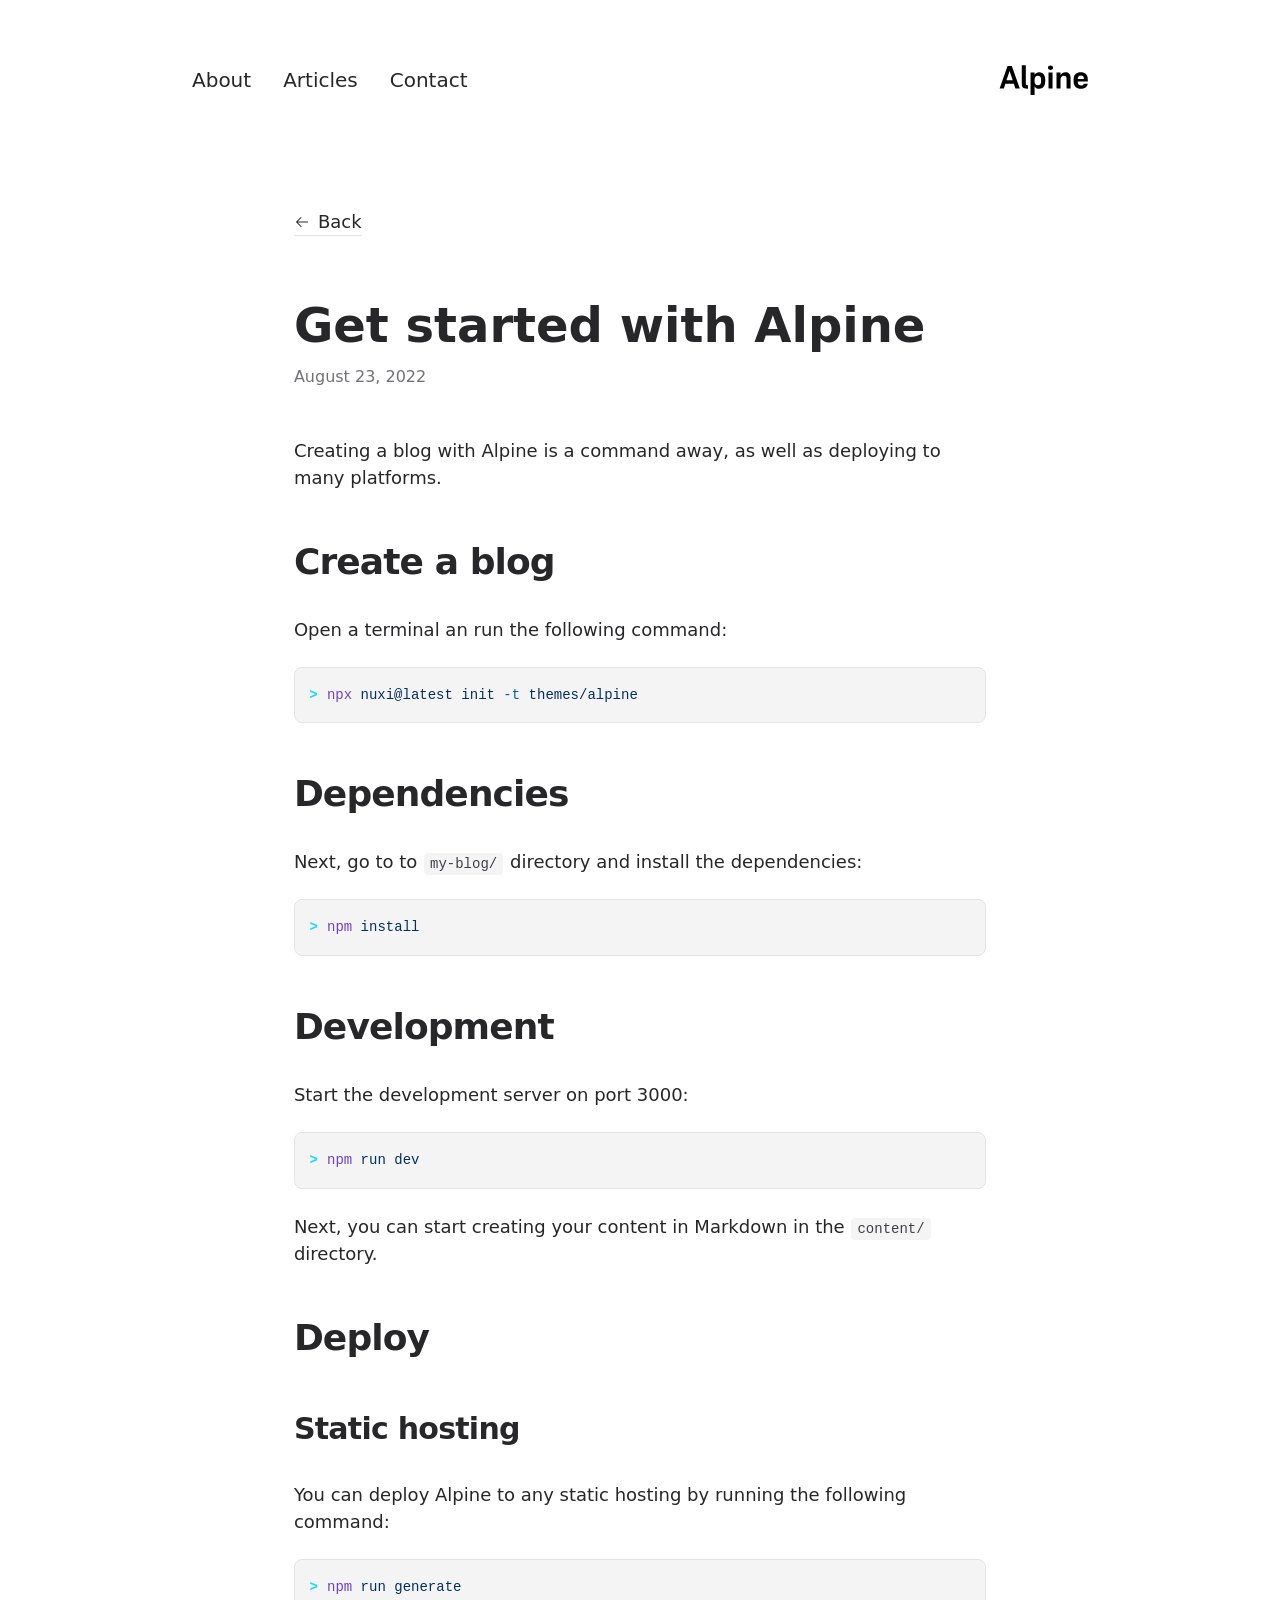
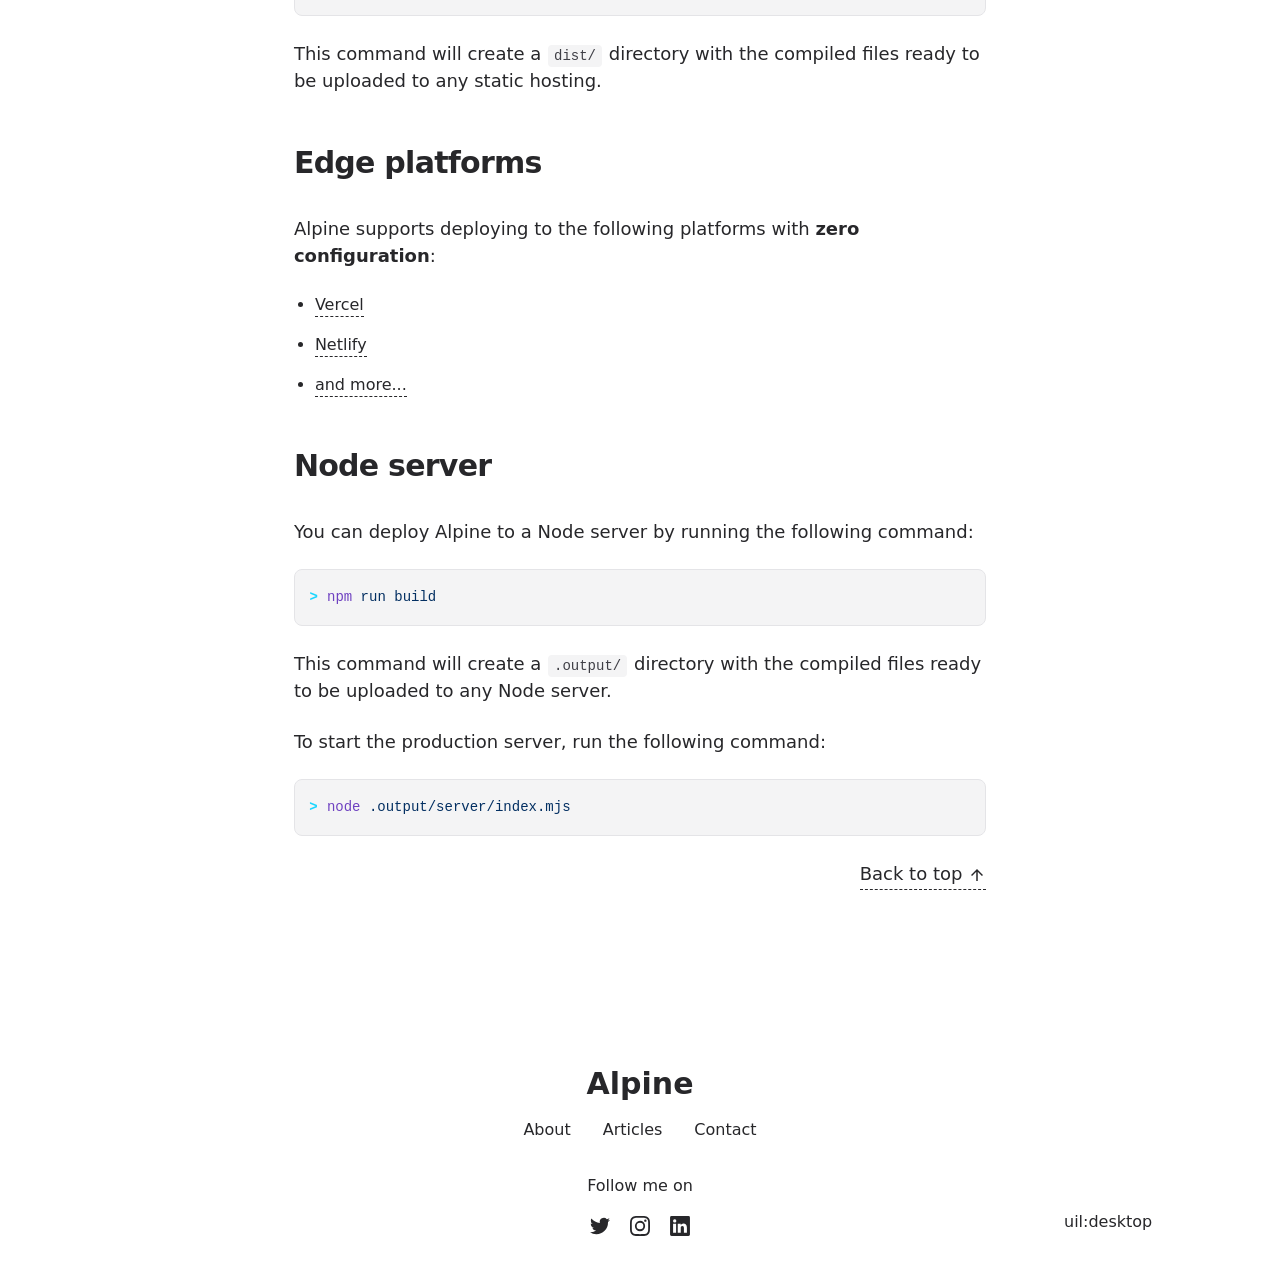
<file: articles/get-started/index.html>
<!DOCTYPE html><html lang="en"><head><meta charset="utf-8">
<meta name="viewport" content="width=device-width, initial-scale=1">
<title>Get started with Alpine</title>
<meta name="twitter:card" content="summary_large_image">
<meta property="og:image:width" content="400">
<meta property="og:image:height" content="300">
<meta property="og:image:alt" content="An image showcasing my project.">
<meta property="og:title" content="Get started with Alpine">
<meta name="description" content="Creating a blog with Alpine is a command away, as well as deploying to many platforms.">
<meta property="og:description" content="Creating a blog with Alpine is a command away, as well as deploying to many platforms.">
<meta property="og:image" content="/articles/get-started.webp">
<link rel="preload" as="fetch" crossorigin="anonymous" href="/articles/get-started/_payload.json">
<link rel="stylesheet" href="/_nuxt/entry.CS1F4RMm.css">
<link rel="stylesheet" href="/_nuxt/DocumentDrivenNotFound.DSylgNKB.css">
<link rel="stylesheet" href="/_nuxt/article.BHCg1ZF1.css">
<link rel="stylesheet" href="/_nuxt/ProseA.B6arPuVU.css">
<link rel="stylesheet" href="/_nuxt/ProseH1.CoOzZNfe.css">
<link rel="stylesheet" href="/_nuxt/ProseP.DHw9qJNt.css">
<link rel="stylesheet" href="/_nuxt/ProseH2.Cz9lRqlC.css">
<link rel="stylesheet" href="/_nuxt/ProsePre.CchFRBtv.css">
<link rel="stylesheet" href="/_nuxt/ProseCode.CMZxOHzc.css">
<link rel="stylesheet" href="/_nuxt/ProseCodeInline.biN1XEZn.css">
<link rel="stylesheet" href="/_nuxt/ProseH3.CeknSjrm.css">
<link rel="stylesheet" href="/_nuxt/ProseStrong.BPgpJaDt.css">
<link rel="stylesheet" href="/_nuxt/ProseUl.BJFMleAW.css">
<link rel="stylesheet" href="/_nuxt/ProseLi.DDrTinKM.css">
<link rel="modulepreload" as="script" crossorigin href="/_nuxt/entry._aiJTA0l.js">
<link rel="modulepreload" as="script" crossorigin href="/_nuxt/NuxtImg.D6UPqMkL.js">
<link rel="modulepreload" as="script" crossorigin href="/_nuxt/document-driven.D-FXpvZx.js">
<link rel="modulepreload" as="script" crossorigin href="/_nuxt/DocumentDrivenEmpty.eRsEZ7-q.js">
<link rel="modulepreload" as="script" crossorigin href="/_nuxt/ContentRenderer.DFE3ElBL.js">
<link rel="modulepreload" as="script" crossorigin href="/_nuxt/ContentRendererMarkdown.vue.tJp5DACa.js">
<link rel="modulepreload" as="script" crossorigin href="/_nuxt/DocumentDrivenNotFound.C8hvBH57.js">
<link rel="modulepreload" as="script" crossorigin href="/_nuxt/article.DXqPiuLB.js">
<link rel="modulepreload" as="script" crossorigin href="/_nuxt/ProseA.BXwS2tlX.js">
<link rel="modulepreload" as="script" crossorigin href="/_nuxt/date.BcWussCh.js">
<link rel="modulepreload" as="script" crossorigin href="/_nuxt/ContentRendererMarkdown.ieQEMsKr.js">
<link rel="modulepreload" as="script" crossorigin href="/_nuxt/ProseH1.CF-uzrjl.js">
<link rel="modulepreload" as="script" crossorigin href="/_nuxt/ProseP.CzXn8Q8d.js">
<link rel="modulepreload" as="script" crossorigin href="/_nuxt/ProseH2.BbCgV0W7.js">
<link rel="modulepreload" as="script" crossorigin href="/_nuxt/ProsePre.BN-k11Rs.js">
<link rel="modulepreload" as="script" crossorigin href="/_nuxt/ProseCode.Cp8nIJk5.js">
<link rel="modulepreload" as="script" crossorigin href="/_nuxt/ProseCodeInline.C6wMrCwq.js">
<link rel="modulepreload" as="script" crossorigin href="/_nuxt/ProseH3.BatwM5Gn.js">
<link rel="modulepreload" as="script" crossorigin href="/_nuxt/ProseStrong.DLPciG8H.js">
<link rel="modulepreload" as="script" crossorigin href="/_nuxt/ProseUl.B7iURNdy.js">
<link rel="modulepreload" as="script" crossorigin href="/_nuxt/ProseLi.Bdp0qcXn.js">
<link rel="prefetch" as="script" crossorigin href="/_nuxt/default.DuQa0O-E.js">
<link rel="prefetch" as="script" crossorigin href="/_nuxt/page.t8133NV7.js">
<link rel="prefetch" as="script" crossorigin href="/_nuxt/client-db.qH4lYut6.js">
<link rel="prefetch" as="style" href="/_nuxt/useStudio.sVl9A9ew.css">
<link rel="prefetch" as="script" crossorigin href="/_nuxt/useStudio.CdnMvwiG.js">
<link rel="prefetch" as="style" href="/_nuxt/error-404.D8uONj7L.css">
<link rel="prefetch" as="script" crossorigin href="/_nuxt/error-404.C9U4aAxK.js">
<link rel="prefetch" as="style" href="/_nuxt/error-500.p7T9h8Pv.css">
<link rel="prefetch" as="script" crossorigin href="/_nuxt/error-500.CYGpDp5r.js">
<script type="module" src="/_nuxt/entry._aiJTA0l.js" crossorigin></script><style id="pinceau-runtime-hydratable">@media{.phy[--]{--puid:bgumA7-v;}.pv-dMe_iW{max-width:var(--elements-container-maxWidth);padding-left:var(--elements-container-padding-mobile);padding-right:var(--elements-container-padding-mobile);}@media (min-width: 475px){.pv-dMe_iW{padding-left:var(--elements-container-padding-xs);padding-right:var(--elements-container-padding-xs);}}@media (min-width: 640px){.pv-dMe_iW{padding-left:var(--elements-container-padding-sm);padding-right:var(--elements-container-padding-sm);}}@media (min-width: 768px){.pv-dMe_iW{padding-left:var(--elements-container-padding-md);padding-right:var(--elements-container-padding-md);}}} </style><style id="pinceau-theme">@media { :root {--pinceau-mq: initial; --alpine-readableLine: 68ch;--alpine-backdrop-backgroundColor: #f4f4f5b3;--prose-code-inline-padding: 0.2rem 0.375rem 0.2rem 0.375rem;--prose-code-block-backdropFilter: contrast(1);--prose-code-block-border-style: solid;--prose-code-block-border-width: 1px;--prose-tbody-tr-borderBottom-style: dashed;--prose-tbody-tr-borderBottom-width: 1px;--prose-th-textAlign: inherit;--prose-thead-borderBottom-style: solid;--prose-thead-borderBottom-width: 1px;--prose-thead-border-style: solid;--prose-thead-border-width: 0px;--prose-table-textAlign: start;--prose-hr-width: 1px;--prose-hr-style: solid;--prose-li-listStylePosition: outside;--prose-ol-li-markerColor: currentColor;--prose-ol-paddingInlineStart: 21px;--prose-ol-listStyleType: decimal;--prose-ul-li-markerColor: currentColor;--prose-ul-paddingInlineStart: 21px;--prose-ul-listStyleType: disc;--prose-blockquote-border-style: solid;--prose-blockquote-border-width: 4px;--prose-blockquote-quotes: '201C' '201D' '2018' '2019';--prose-blockquote-paddingInlineStart: 24px;--prose-a-code-color-hover: currentColor;--prose-a-code-color-static: currentColor;--prose-a-hasCode-borderBottom: none;--prose-a-border-distance: 2px;--prose-a-border-color-hover: currentColor;--prose-a-border-color-static: currentColor;--prose-a-border-style-hover: solid;--prose-a-border-style-static: dashed;--prose-a-border-width: 1px;--prose-a-color-static: inherit;--prose-a-textDecoration: none;--prose-h6-margin: 3rem 0 2rem;--prose-h5-margin: 3rem 0 2rem;--prose-h4-margin: 3rem 0 2rem;--prose-h3-margin: 3rem 0 2rem;--prose-h2-margin: 3rem 0 2rem;--prose-h1-margin: 0 0 2rem;--prose-p-fontSize: 18px;--typography-lead-loose: 2;--typography-lead-relaxed: 1.625;--typography-lead-normal: 1.5;--typography-lead-snug: 1.375;--typography-lead-tight: 1.25;--typography-lead-none: 1;--typography-lead-10: 2.5rem;--typography-lead-9: 2.25rem;--typography-lead-8: 2rem;--typography-lead-7: 1.75rem;--typography-lead-6: 1.5rem;--typography-lead-5: 1.25rem;--typography-lead-4: 1rem;--typography-lead-3: .75rem;--typography-lead-2: .5rem;--typography-lead-1: .025rem;--typography-fontWeight-black: 900;--typography-fontWeight-extrabold: 800;--typography-fontWeight-bold: 700;--typography-fontWeight-semibold: 600;--typography-fontWeight-medium: 500;--typography-fontWeight-normal: 400;--typography-fontWeight-light: 300;--typography-fontWeight-extralight: 200;--typography-fontWeight-thin: 100;--typography-fontSize-9xl: 128px;--typography-fontSize-8xl: 96px;--typography-fontSize-7xl: 72px;--typography-fontSize-6xl: 60px;--typography-fontSize-5xl: 48px;--typography-fontSize-4xl: 36px;--typography-fontSize-3xl: 30px;--typography-fontSize-2xl: 24px;--typography-fontSize-xl: 20px;--typography-fontSize-lg: 18px;--typography-fontSize-base: 16px;--typography-fontSize-sm: 14px;--typography-fontSize-xs: 12px;--typography-letterSpacing-wide: 0.025em;--typography-letterSpacing-tight: -0.025em;--typography-verticalMargin-base: 24px;--typography-verticalMargin-sm: 16px;--elements-border-secondary-hover: [object Object];--elements-backdrop-background: #fffc;--elements-backdrop-filter: saturate(200%) blur(20px);--elements-container-maxWidth: 64rem;--lead-loose: 2;--lead-relaxed: 1.625;--lead-normal: 1.5;--lead-snug: 1.375;--lead-tight: 1.25;--lead-none: 1;--lead-10: 2.5rem;--lead-9: 2.25rem;--lead-8: 2rem;--lead-7: 1.75rem;--lead-6: 1.5rem;--lead-5: 1.25rem;--lead-4: 1rem;--lead-3: .75rem;--lead-2: .5rem;--lead-1: .025rem;--letterSpacing-widest: 0.1em;--letterSpacing-wider: 0.05em;--letterSpacing-wide: 0.025em;--letterSpacing-normal: 0em;--letterSpacing-tight: -0.025em;--letterSpacing-tighter: -0.05em;--fontSize-9xl: 8rem;--fontSize-8xl: 6rem;--fontSize-7xl: 4.5rem;--fontSize-6xl: 3.75rem;--fontSize-5xl: 3rem;--fontSize-4xl: 2.25rem;--fontSize-3xl: 1.875rem;--fontSize-2xl: 1.5rem;--fontSize-xl: 1.25rem;--fontSize-lg: 1.125rem;--fontSize-base: 1rem;--fontSize-sm: 0.875rem;--fontSize-xs: 0.75rem;--fontWeight-black: 900;--fontWeight-extrabold: 800;--fontWeight-bold: 700;--fontWeight-semibold: 600;--fontWeight-medium: 500;--fontWeight-normal: 400;--fontWeight-light: 300;--fontWeight-extralight: 200;--fontWeight-thin: 100;--font-mono: ui-monospace, SFMono-Regular, Menlo, Monaco, Consolas, Liberation Mono, Courier New, monospace;--font-serif: ui-serif, Georgia, Cambria, Times New Roman, Times, serif;--font-sans: ui-sans-serif, system-ui, -apple-system, BlinkMacSystemFont, Segoe UI, Roboto, Helvetica Neue, Arial, Noto Sans, sans-serif, Apple Color Emoji, Segoe UI Emoji, Segoe UI Symbol, Noto Color Emoji;--opacity-total: 1;--opacity-high: 0.8;--opacity-medium: 0.5;--opacity-soft: 0.3;--opacity-light: 0.15;--opacity-bright: 0.1;--opacity-noOpacity: 0;--borderWidth-lg: 3px;--borderWidth-md: 2px;--borderWidth-sm: 1px;--borderWidth-noBorder: 0;--space-rem-875: 0.875rem;--space-rem-625: 0.625rem;--space-rem-375: 0.375rem;--space-rem-125: 0.125rem;--space-px: 1px;--space-128: 32rem;--space-96: 24rem;--space-80: 20rem;--space-72: 18rem;--space-64: 16rem;--space-60: 15rem;--space-56: 14rem;--space-52: 13rem;--space-48: 12rem;--space-44: 11rem;--space-40: 10rem;--space-36: 9rem;--space-32: 8rem;--space-28: 7rem;--space-24: 6rem;--space-20: 5rem;--space-16: 4rem;--space-14: 3.5rem;--space-12: 3rem;--space-11: 2.75rem;--space-10: 2.5rem;--space-9: 2.25rem;--space-8: 2rem;--space-7: 1.75rem;--space-6: 1.5rem;--space-5: 1.25rem;--space-4: 1rem;--space-3: 0.75rem;--space-2: 0.5rem;--space-1: 0.25rem;--space-0: 0px;--size-full: 100%;--size-7xl: 80rem;--size-6xl: 72rem;--size-5xl: 64rem;--size-4xl: 56rem;--size-3xl: 48rem;--size-2xl: 42rem;--size-xl: 36rem;--size-lg: 32rem;--size-md: 28rem;--size-sm: 24rem;--size-xs: 20rem;--size-200: 200px;--size-104: 104px;--size-80: 80px;--size-64: 64px;--size-56: 56px;--size-48: 48px;--size-40: 40px;--size-32: 32px;--size-24: 24px;--size-20: 20px;--size-16: 16px;--size-12: 12px;--size-8: 8px;--size-6: 6px;--size-4: 4px;--size-2: 2px;--size-0: 0px;--radii-full: 9999px;--radii-3xl: 1.75rem;--radii-2xl: 1.5rem;--radii-xl: 1rem;--radii-lg: 0.75rem;--radii-md: 0.5rem;--radii-sm: 0.375rem;--radii-xs: 0.25rem;--radii-2xs: 0.125rem;--radii-none: 0px;--shadow-none: 0px 0px 0px 0px transparent;--shadow-lg: 0px 10px 15px -3px #000000, 0px 4px 6px -4px #000000;--shadow-md: 0px 4px 6px -1px #000000, 0px 2px 4px -2px #000000;--shadow-sm: 0px 1px 3px 0px #000000, 0px 1px 2px -1px #000000;--shadow-xs: 0px 1px 2px 0px #000000;--height-screen: 100vh;--width-screen: 100vw;--color-primary-900: #002e38;--color-primary-800: #005c70;--color-primary-700: #008aa9;--color-primary-600: #00b9e1;--color-primary-500: #1ad6ff;--color-primary-400: #40ddff;--color-primary-300: #66e4ff;--color-primary-200: #8deaff;--color-primary-100: #b3f1ff;--color-primary-50: #d9f8ff;--color-ruby-900: #380011;--color-ruby-800: #700021;--color-ruby-700: #a90032;--color-ruby-600: #e10043;--color-ruby-500: #ff1a5e;--color-ruby-400: #ff4079;--color-ruby-300: #ff6694;--color-ruby-200: #ff8dae;--color-ruby-100: #ffb3c9;--color-ruby-50: #ffd9e4;--color-pink-900: #380025;--color-pink-800: #70004b;--color-pink-700: #a90070;--color-pink-600: #e10095;--color-pink-500: #ff1ab2;--color-pink-400: #ff40bf;--color-pink-300: #ff66cc;--color-pink-200: #ff8dd8;--color-pink-100: #ffb3e5;--color-pink-50: #ffd9f2;--color-purple-900: #190038;--color-purple-800: #330070;--color-purple-700: #4c00a9;--color-purple-600: #6500e1;--color-purple-500: #811aff;--color-purple-400: #9640ff;--color-purple-300: #ab66ff;--color-purple-200: #c08dff;--color-purple-100: #d5b3ff;--color-purple-50: #ead9ff;--color-royalblue-900: #0b0531;--color-royalblue-800: #160a62;--color-royalblue-700: #211093;--color-royalblue-600: #2c15c4;--color-royalblue-500: #4127e8;--color-royalblue-400: #614bec;--color-royalblue-300: #806ff0;--color-royalblue-200: #a093f3;--color-royalblue-100: #c0b7f7;--color-royalblue-50: #dfdbfb;--color-indigoblue-900: #001238;--color-indigoblue-800: #002370;--color-indigoblue-700: #0035a9;--color-indigoblue-600: #0047e1;--color-indigoblue-500: #1a62ff;--color-indigoblue-400: #407cff;--color-indigoblue-300: #6696ff;--color-indigoblue-200: #8db0ff;--color-indigoblue-100: #b3cbff;--color-indigoblue-50: #d9e5ff;--color-blue-900: #002438;--color-blue-800: #004870;--color-blue-700: #006ca9;--color-blue-600: #0090e1;--color-blue-500: #1aadff;--color-blue-400: #40bbff;--color-blue-300: #66c8ff;--color-blue-200: #8dd6ff;--color-blue-100: #b3e4ff;--color-blue-50: #d9f1ff;--color-lightblue-900: #002e38;--color-lightblue-800: #005c70;--color-lightblue-700: #008aa9;--color-lightblue-600: #00b9e1;--color-lightblue-500: #1ad6ff;--color-lightblue-400: #40ddff;--color-lightblue-300: #66e4ff;--color-lightblue-200: #8deaff;--color-lightblue-100: #b3f1ff;--color-lightblue-50: #d9f8ff;--color-teal-900: #062a28;--color-teal-800: #0b544f;--color-teal-700: #117d77;--color-teal-600: #16a79e;--color-teal-500: #1cd1c6;--color-teal-400: #36e4da;--color-teal-300: #5fe9e1;--color-teal-200: #87efe9;--color-teal-100: #aff4f0;--color-teal-50: #d7faf8;--color-pear-900: #2a2b09;--color-pear-800: #545512;--color-pear-700: #7e801b;--color-pear-600: #a8aa24;--color-pear-500: #d0d32f;--color-pear-400: #d8da52;--color-pear-300: #e0e274;--color-pear-200: #e8e997;--color-pear-100: #eff0ba;--color-pear-50: #f7f8dc;--color-red-900: #380300;--color-red-800: #700700;--color-red-700: #a90a00;--color-red-600: #e10e00;--color-red-500: #ff281a;--color-red-400: #ff4c40;--color-red-300: #ff7066;--color-red-200: #ff948d;--color-red-100: #ffb7b3;--color-red-50: #ffdbd9;--color-orange-900: #381800;--color-orange-800: #702f00;--color-orange-700: #a94700;--color-orange-600: #e15e00;--color-orange-500: #ff7a1a;--color-orange-400: #ff9040;--color-orange-300: #ffa666;--color-orange-200: #ffbd8d;--color-orange-100: #ffd3b3;--color-orange-50: #ffe9d9;--color-yellow-900: #362b03;--color-yellow-800: #6d5605;--color-yellow-700: #a38108;--color-yellow-600: #daac0a;--color-yellow-500: #f5c828;--color-yellow-400: #f7d14c;--color-yellow-300: #f8da70;--color-yellow-200: #fae393;--color-yellow-100: #fcedb7;--color-yellow-50: #fdf6db;--color-green-900: #003f25;--color-green-800: #005e38;--color-green-700: #007e4a;--color-green-600: #009d5d;--color-green-500: #00bd6f;--color-green-400: #00dc82;--color-green-300: #30ffaa;--color-green-200: #83ffcc;--color-green-100: #acffdd;--color-green-50: #d6ffee;--color-gray-900: #18181B;--color-gray-800: #27272A;--color-gray-700: #3f3f46;--color-gray-600: #52525B;--color-gray-500: #71717A;--color-gray-400: #a1a1aa;--color-gray-300: #D4d4d8;--color-gray-200: #e4e4e7;--color-gray-100: #f4f4f5;--color-gray-50: #fafafa;--color-black: #0c0c0d;--color-white: #FFFFFF;--media-portrait: only screen and (orientation: portrait);--media-landscape: only screen and (orientation: landscape);--media-rm: (prefers-reduced-motion: reduce);--media-2xl: (min-width: 1536px);--media-xl: (min-width: 1280px);--media-lg: (min-width: 1024px);--media-md: (min-width: 768px);--media-sm: (min-width: 640px);--media-xs: (min-width: 475px);--alpine-body-color: var(--color-gray-800);--alpine-body-backgroundColor: var(--color-white);--prose-code-inline-fontWeight: var(--typography-fontWeight-normal);--prose-code-inline-fontSize: var(--typography-fontSize-sm);--prose-code-inline-borderRadius: var(--radii-xs);--prose-code-block-pre-padding: var(--typography-verticalMargin-sm);--prose-code-block-margin: var(--typography-verticalMargin-base) 0;--prose-code-block-fontSize: var(--typography-fontSize-sm);--prose-tbody-code-inline-fontSize: var(--typography-fontSize-sm);--prose-tbody-td-padding: var(--typography-verticalMargin-sm);--prose-th-fontWeight: var(--typography-fontWeight-semibold);--prose-th-padding: 0 var(--typography-verticalMargin-sm) var(--typography-verticalMargin-sm) var(--typography-verticalMargin-sm);--prose-table-lineHeight: var(--typography-lead-6);--prose-table-fontSize: var(--typography-fontSize-sm);--prose-table-margin: var(--typography-verticalMargin-base) 0;--prose-hr-margin: var(--typography-verticalMargin-base) 0;--prose-li-margin: var(--typography-verticalMargin-sm) 0;--prose-ol-margin: var(--typography-verticalMargin-base) 0;--prose-ul-margin: var(--typography-verticalMargin-base) 0;--prose-blockquote-margin: var(--typography-verticalMargin-base) 0;--prose-a-code-border-style: var(--prose-a-border-style-static);--prose-a-code-border-width: var(--prose-a-border-width);--prose-a-fontWeight: var(--typography-fontWeight-medium);--prose-img-margin: var(--typography-verticalMargin-base) 0;--prose-strong-fontWeight: var(--typography-fontWeight-semibold);--prose-h6-iconSize: var(--typography-fontSize-base);--prose-h6-fontWeight: var(--typography-fontWeight-semibold);--prose-h6-lineHeight: var(--typography-lead-normal);--prose-h6-fontSize: var(--typography-fontSize-lg);--prose-h5-iconSize: var(--typography-fontSize-lg);--prose-h5-fontWeight: var(--typography-fontWeight-semibold);--prose-h5-lineHeight: var(--typography-lead-snug);--prose-h5-fontSize: var(--typography-fontSize-xl);--prose-h4-iconSize: var(--typography-fontSize-lg);--prose-h4-letterSpacing: var(--typography-letterSpacing-tight);--prose-h4-fontWeight: var(--typography-fontWeight-semibold);--prose-h4-lineHeight: var(--typography-lead-snug);--prose-h4-fontSize: var(--typography-fontSize-2xl);--prose-h3-iconSize: var(--typography-fontSize-xl);--prose-h3-letterSpacing: var(--typography-letterSpacing-tight);--prose-h3-fontWeight: var(--typography-fontWeight-semibold);--prose-h3-lineHeight: var(--typography-lead-snug);--prose-h3-fontSize: var(--typography-fontSize-3xl);--prose-h2-iconSize: var(--typography-fontSize-2xl);--prose-h2-letterSpacing: var(--typography-letterSpacing-tight);--prose-h2-fontWeight: var(--typography-fontWeight-semibold);--prose-h2-lineHeight: var(--typography-lead-tight);--prose-h2-fontSize: var(--typography-fontSize-4xl);--prose-h1-iconSize: var(--typography-fontSize-3xl);--prose-h1-letterSpacing: var(--typography-letterSpacing-tight);--prose-h1-fontWeight: var(--typography-fontWeight-bold);--prose-h1-lineHeight: var(--typography-lead-tight);--prose-h1-fontSize: var(--typography-fontSize-5xl);--prose-p-br-margin: var(--typography-verticalMargin-base) 0 0 0;--prose-p-margin: var(--typography-verticalMargin-base) 0;--prose-p-lineHeight: var(--typography-lead-normal);--typography-color-primary-900: var(--color-primary-900);--typography-color-primary-800: var(--color-primary-800);--typography-color-primary-700: var(--color-primary-700);--typography-color-primary-600: var(--color-primary-600);--typography-color-primary-500: var(--color-primary-500);--typography-color-primary-400: var(--color-primary-400);--typography-color-primary-300: var(--color-primary-300);--typography-color-primary-200: var(--color-primary-200);--typography-color-primary-100: var(--color-primary-100);--typography-color-primary-50: var(--color-primary-50);--typography-font-code: var(--font-mono);--typography-font-body: var(--font-sans);--typography-font-display: var(--font-sans);--typography-body-backgroundColor: var(--color-white);--typography-body-color: var(--color-black);--elements-state-danger-borderColor-secondary: var(--color-red-200);--elements-state-danger-borderColor-primary: var(--color-red-100);--elements-state-danger-backgroundColor-secondary: var(--color-red-100);--elements-state-danger-backgroundColor-primary: var(--color-red-50);--elements-state-danger-color-secondary: var(--color-red-600);--elements-state-danger-color-primary: var(--color-red-500);--elements-state-warning-borderColor-secondary: var(--color-yellow-200);--elements-state-warning-borderColor-primary: var(--color-yellow-100);--elements-state-warning-backgroundColor-secondary: var(--color-yellow-100);--elements-state-warning-backgroundColor-primary: var(--color-yellow-50);--elements-state-warning-color-secondary: var(--color-yellow-700);--elements-state-warning-color-primary: var(--color-yellow-600);--elements-state-success-borderColor-secondary: var(--color-green-200);--elements-state-success-borderColor-primary: var(--color-green-100);--elements-state-success-backgroundColor-secondary: var(--color-green-100);--elements-state-success-backgroundColor-primary: var(--color-green-50);--elements-state-success-color-secondary: var(--color-green-600);--elements-state-success-color-primary: var(--color-green-500);--elements-state-info-borderColor-secondary: var(--color-blue-200);--elements-state-info-borderColor-primary: var(--color-blue-100);--elements-state-info-backgroundColor-secondary: var(--color-blue-100);--elements-state-info-backgroundColor-primary: var(--color-blue-50);--elements-state-info-color-secondary: var(--color-blue-600);--elements-state-info-color-primary: var(--color-blue-500);--elements-state-primary-borderColor-secondary: var(--color-primary-200);--elements-state-primary-borderColor-primary: var(--color-primary-100);--elements-state-primary-backgroundColor-secondary: var(--color-primary-100);--elements-state-primary-backgroundColor-primary: var(--color-primary-50);--elements-state-primary-color-secondary: var(--color-primary-700);--elements-state-primary-color-primary: var(--color-primary-600);--elements-surface-secondary-backgroundColor: var(--color-gray-200);--elements-surface-primary-backgroundColor: var(--color-gray-100);--elements-surface-background-base: var(--color-gray-100);--elements-border-secondary-static: var(--color-gray-200);--elements-border-primary-hover: var(--color-gray-200);--elements-border-primary-static: var(--color-gray-100);--elements-container-padding-md: var(--space-16);--elements-container-padding-sm: var(--space-12);--elements-container-padding-xs: var(--space-8);--elements-container-padding-mobile: var(--space-6);--elements-text-secondary-color-hover: var(--color-gray-700);--elements-text-secondary-color-static: var(--color-gray-500);--elements-text-primary-color-static: var(--color-gray-900);--text-6xl-lineHeight: var(--lead-none);--text-6xl-fontSize: var(--fontSize-6xl);--text-5xl-lineHeight: var(--lead-none);--text-5xl-fontSize: var(--fontSize-5xl);--text-4xl-lineHeight: var(--lead-10);--text-4xl-fontSize: var(--fontSize-4xl);--text-3xl-lineHeight: var(--lead-9);--text-3xl-fontSize: var(--fontSize-3xl);--text-2xl-lineHeight: var(--lead-8);--text-2xl-fontSize: var(--fontSize-2xl);--text-xl-lineHeight: var(--lead-7);--text-xl-fontSize: var(--fontSize-xl);--text-lg-lineHeight: var(--lead-7);--text-lg-fontSize: var(--fontSize-lg);--text-base-lineHeight: var(--lead-6);--text-base-fontSize: var(--fontSize-base);--text-sm-lineHeight: var(--lead-5);--text-sm-fontSize: var(--fontSize-sm);--text-xs-lineHeight: var(--lead-4);--text-xs-fontSize: var(--fontSize-xs);--shadow-2xl: 0px 25px 50px -12px var(--color-gray-900);--shadow-xl: 0px 20px 25px -5px var(--color-gray-400), 0px 8px 10px -6px #000000;--color-secondary-900: var(--color-gray-900);--color-secondary-800: var(--color-gray-800);--color-secondary-700: var(--color-gray-700);--color-secondary-600: var(--color-gray-600);--color-secondary-500: var(--color-gray-500);--color-secondary-400: var(--color-gray-400);--color-secondary-300: var(--color-gray-300);--color-secondary-200: var(--color-gray-200);--color-secondary-100: var(--color-gray-100);--color-secondary-50: var(--color-gray-50);--prose-a-code-background-hover: var(--typography-color-primary-50);--prose-a-code-border-color-hover: var(--typography-color-primary-500);--prose-a-color-hover: var(--typography-color-primary-500);--typography-color-secondary-900: var(--color-secondary-900);--typography-color-secondary-800: var(--color-secondary-800);--typography-color-secondary-700: var(--color-secondary-700);--typography-color-secondary-600: var(--color-secondary-600);--typography-color-secondary-500: var(--color-secondary-500);--typography-color-secondary-400: var(--color-secondary-400);--typography-color-secondary-300: var(--color-secondary-300);--typography-color-secondary-200: var(--color-secondary-200);--typography-color-secondary-100: var(--color-secondary-100);--typography-color-secondary-50: var(--color-secondary-50);--prose-code-inline-backgroundColor: var(--typography-color-secondary-100);--prose-code-inline-color: var(--typography-color-secondary-700);--prose-code-block-backgroundColor: var(--typography-color-secondary-100);--prose-code-block-color: var(--typography-color-secondary-700);--prose-code-block-border-color: var(--typography-color-secondary-200);--prose-tbody-tr-borderBottom-color: var(--typography-color-secondary-200);--prose-th-color: var(--typography-color-secondary-600);--prose-thead-borderBottom-color: var(--typography-color-secondary-200);--prose-thead-border-color: var(--typography-color-secondary-300);--prose-hr-color: var(--typography-color-secondary-200);--prose-blockquote-border-color: var(--typography-color-secondary-200);--prose-blockquote-color: var(--typography-color-secondary-500);--prose-a-code-border-color-static: var(--typography-color-secondary-400); } }@media { :root.dark {--pinceau-mq: dark; --alpine-backdrop-backgroundColor: #18181bb3;--prose-code-block-backdropFilter: contrast(1);--prose-ol-li-markerColor: currentColor;--prose-ul-li-markerColor: currentColor;--prose-a-code-color-hover: currentColor;--prose-a-code-color-static: currentColor;--prose-a-border-color-hover: currentColor;--prose-a-border-color-static: currentColor;--prose-a-color-static: inherit;--elements-backdrop-background: #0c0d0ccc;--alpine-body-color: var(--color-gray-200);--alpine-body-backgroundColor: var(--color-black);--typography-body-backgroundColor: var(--color-black);--typography-body-color: var(--color-white);--elements-state-danger-borderColor-secondary: var(--color-red-700);--elements-state-danger-borderColor-primary: var(--color-red-800);--elements-state-danger-backgroundColor-secondary: var(--color-red-800);--elements-state-danger-backgroundColor-primary: var(--color-red-900);--elements-state-danger-color-secondary: var(--color-red-200);--elements-state-danger-color-primary: var(--color-red-300);--elements-state-warning-borderColor-secondary: var(--color-yellow-700);--elements-state-warning-borderColor-primary: var(--color-yellow-800);--elements-state-warning-backgroundColor-secondary: var(--color-yellow-800);--elements-state-warning-backgroundColor-primary: var(--color-yellow-900);--elements-state-warning-color-secondary: var(--color-yellow-200);--elements-state-warning-color-primary: var(--color-yellow-400);--elements-state-success-borderColor-secondary: var(--color-green-700);--elements-state-success-borderColor-primary: var(--color-green-800);--elements-state-success-backgroundColor-secondary: var(--color-green-800);--elements-state-success-backgroundColor-primary: var(--color-green-900);--elements-state-success-color-secondary: var(--color-green-200);--elements-state-success-color-primary: var(--color-green-400);--elements-state-info-borderColor-secondary: var(--color-blue-700);--elements-state-info-borderColor-primary: var(--color-blue-800);--elements-state-info-backgroundColor-secondary: var(--color-blue-800);--elements-state-info-backgroundColor-primary: var(--color-blue-900);--elements-state-info-color-secondary: var(--color-blue-200);--elements-state-info-color-primary: var(--color-blue-400);--elements-state-primary-borderColor-secondary: var(--color-primary-700);--elements-state-primary-borderColor-primary: var(--color-primary-800);--elements-state-primary-backgroundColor-secondary: var(--color-primary-800);--elements-state-primary-backgroundColor-primary: var(--color-primary-900);--elements-state-primary-color-secondary: var(--color-primary-200);--elements-state-primary-color-primary: var(--color-primary-400);--elements-surface-secondary-backgroundColor: var(--color-gray-800);--elements-surface-primary-backgroundColor: var(--color-gray-900);--elements-surface-background-base: var(--color-gray-900);--elements-border-secondary-static: var(--color-gray-800);--elements-border-primary-hover: var(--color-gray-800);--elements-border-primary-static: var(--color-gray-900);--elements-text-secondary-color-hover: var(--color-gray-200);--elements-text-secondary-color-static: var(--color-gray-400);--elements-text-primary-color-static: var(--color-gray-50);--prose-a-code-background-hover: var(--typography-color-primary-900);--prose-a-code-border-color-hover: var(--typography-color-primary-600);--prose-a-color-hover: var(--typography-color-primary-400);--prose-code-inline-backgroundColor: var(--typography-color-secondary-800);--prose-code-inline-color: var(--typography-color-secondary-200);--prose-code-block-backgroundColor: var(--typography-color-secondary-900);--prose-code-block-color: var(--typography-color-secondary-200);--prose-code-block-border-color: var(--typography-color-secondary-800);--prose-tbody-tr-borderBottom-color: var(--typography-color-secondary-800);--prose-th-color: var(--typography-color-secondary-400);--prose-thead-borderBottom-color: var(--typography-color-secondary-800);--prose-thead-border-color: var(--typography-color-secondary-600);--prose-hr-color: var(--typography-color-secondary-800);--prose-blockquote-border-color: var(--typography-color-secondary-700);--prose-blockquote-color: var(--typography-color-secondary-400);--prose-a-code-border-color-static: var(--typography-color-secondary-600); } }</style><script>"use strict";(()=>{const a=window,e=document.documentElement,m=["dark","light"],c=window&&window.localStorage&&window.localStorage.getItem&&window.localStorage.getItem("nuxt-color-mode")||"system";let n=c==="system"?d():c;const l=e.getAttribute("data-color-mode-forced");l&&(n=l),i(n),a["__NUXT_COLOR_MODE__"]={preference:c,value:n,getColorScheme:d,addColorScheme:i,removeColorScheme:f};function i(o){const t=""+o+"",s="";e.classList?e.classList.add(t):e.className+=" "+t,s&&e.setAttribute("data-"+s,o)}function f(o){const t=""+o+"",s="";e.classList?e.classList.remove(t):e.className=e.className.replace(new RegExp(t,"g"),""),s&&e.removeAttribute("data-"+s)}function r(o){return a.matchMedia("(prefers-color-scheme"+o+")")}function d(){if(a.matchMedia&&r("").media!=="not all"){for(const o of m)if(r(":"+o).matches)return o}return"light"}})();
</script></head><body><div id="__nuxt"><div class="container pv-dMe_iW pc-bgumA7 app-layout" data-v-ad2b2be0 data-v-d801e751><!--[--><div class="nuxt-progress" style="width:0%;height:3px;opacity:0;background-size:Infinity% auto;" data-v-ad2b2be0></div><header class="right" data-v-ad2b2be0 data-v-81de7f07><div class="menu" data-v-81de7f07><button aria-label="Navigation Menu" data-v-81de7f07><svg width="24" height="24" viewBox="0 0 68 68" fill="currentColor" xmlns="http://www.w3.org/2000/svg" data-v-81de7f07><path d="M8 34C8 32.1362 8 31.2044 8.30448 30.4693C8.71046 29.4892 9.48915 28.7105 10.4693 28.3045C11.2044 28 12.1362 28 14 28C15.8638 28 16.7956 28 17.5307 28.3045C18.5108 28.7105 19.2895 29.4892 19.6955 30.4693C20 31.2044 20 32.1362 20 34C20 35.8638 20 36.7956 19.6955 37.5307C19.2895 38.5108 18.5108 39.2895 17.5307 39.6955C16.7956 40 15.8638 40 14 40C12.1362 40 11.2044 40 10.4693 39.6955C9.48915 39.2895 8.71046 38.5108 8.30448 37.5307C8 36.7956 8 35.8638 8 34Z" data-v-81de7f07></path><path d="M28 34C28 32.1362 28 31.2044 28.3045 30.4693C28.7105 29.4892 29.4892 28.7105 30.4693 28.3045C31.2044 28 32.1362 28 34 28C35.8638 28 36.7956 28 37.5307 28.3045C38.5108 28.7105 39.2895 29.4892 39.6955 30.4693C40 31.2044 40 32.1362 40 34C40 35.8638 40 36.7956 39.6955 37.5307C39.2895 38.5108 38.5108 39.2895 37.5307 39.6955C36.7956 40 35.8638 40 34 40C32.1362 40 31.2044 40 30.4693 39.6955C29.4892 39.2895 28.7105 38.5108 28.3045 37.5307C28 36.7956 28 35.8638 28 34Z" data-v-81de7f07></path><path d="M48 34C48 32.1362 48 31.2044 48.3045 30.4693C48.7105 29.4892 49.4892 28.7105 50.4693 28.3045C51.2044 28 52.1362 28 54 28C55.8638 28 56.7956 28 57.5307 28.3045C58.5108 28.7105 59.2895 29.4892 59.6955 30.4693C60 31.2044 60 32.1362 60 34C60 35.8638 60 36.7956 59.6955 37.5307C59.2895 38.5108 58.5108 39.2895 57.5307 39.6955C56.7956 40 55.8638 40 54 40C52.1362 40 51.2044 40 50.4693 39.6955C49.4892 39.2895 48.7105 38.5108 48.3045 37.5307C48 36.7956 48 35.8638 48 34Z" data-v-81de7f07></path></svg></button></div><div class="overlay" data-v-81de7f07><nav data-v-81de7f07 data-v-79444231><ul data-v-79444231><!--[--><li data-v-79444231><a href="/" class="" data-v-79444231><span class="underline-fx" data-v-79444231></span> About</a></li><li data-v-79444231><a href="/articles" class="" data-v-79444231><span class="underline-fx" data-v-79444231></span> Articles</a></li><li data-v-79444231><a href="/contact" class="" data-v-79444231><span class="underline-fx" data-v-79444231></span> Contact</a></li><!--]--></ul></nav></div><div class="logo" data-v-81de7f07><a href="/" class="" data-v-81de7f07><img src="/logo-dark.svg" class="dark-img" alt="alpine" width="89" height="31" data-v-81de7f07><img src="/logo.svg" class="light-img" alt="alpine" width="89" height="31" data-v-81de7f07></a></div><div class="main-nav" data-v-81de7f07><nav data-v-81de7f07 data-v-79444231><ul data-v-79444231><!--[--><li data-v-79444231><a href="/" class="" data-v-79444231><span class="underline-fx" data-v-79444231></span> About</a></li><li data-v-79444231><a href="/articles" class="" data-v-79444231><span class="underline-fx" data-v-79444231></span> Articles</a></li><li data-v-79444231><a href="/contact" class="" data-v-79444231><span class="underline-fx" data-v-79444231></span> Contact</a></li><!--]--></ul></nav></div></header><!--[--><div class="document-driven-page"><article data-v-ae728dab><a href="/articles" class="back" data-v-ae728dab><svg xmlns="http://www.w3.org/2000/svg" xmlns:xlink="http://www.w3.org/1999/xlink" aria-hidden="true" role="img" class="icon" data-v-ae728dab style="" width="1em" height="1em" viewBox="0 0 256 256" data-v-900ba019><path fill="currentColor" d="M224 128a8 8 0 0 1-8 8H59.31l58.35 58.34a8 8 0 0 1-11.32 11.32l-72-72a8 8 0 0 1 0-11.32l72-72a8 8 0 0 1 11.32 11.32L59.31 120H216a8 8 0 0 1 8 8"/></svg><span data-v-ae728dab> Back </span></a><header data-v-ae728dab><h1 class="title" data-v-ae728dab>Get started with Alpine</h1><time datetime="2022-08-23T00:00:00.000Z" data-v-ae728dab>August 23, 2022</time></header><div class="prose" data-v-ae728dab><!--[--><div><h1 id="get-started-with-alpine" data-v-41f9c223><a aria-current="page" href="/articles/get-started#get-started-with-alpine" class="router-link-active router-link-exact-active" data-v-41f9c223><!--[-->Get started with Alpine<!--]--><!----></a></h1><p data-v-a0f4c387><!--[-->Creating a blog with Alpine is a command away, as well as deploying to many platforms.<!--]--></p><h2 id="create-a-blog" data-v-6bb1d5b5><a aria-current="page" href="/articles/get-started#create-a-blog" class="router-link-active router-link-exact-active" data-v-6bb1d5b5><!--[-->Create a blog<!--]--><!----></a></h2><p data-v-a0f4c387><!--[-->Open a terminal an run the following command:<!--]--></p><div class="highlight-bash prose-code" meta data-v-e293c6f8><!----><!--[--><pre class="language-bash shiki shiki-themes github-light github-dark" style=""><!--[--><code><span class="line" line="1"><span style="--shiki-default:#6F42C1;--shiki-dark:#B392F0">npx</span><span style="--shiki-default:#032F62;--shiki-dark:#9ECBFF"> nuxi@latest</span><span style="--shiki-default:#032F62;--shiki-dark:#9ECBFF"> init</span><span style="--shiki-default:#005CC5;--shiki-dark:#79B8FF"> -t</span><span style="--shiki-default:#032F62;--shiki-dark:#9ECBFF"> themes/alpine
</span></span></code><!--]--></pre><!--]--><button class="copy-button" data-v-e293c6f8 data-v-27ac6cf4><span class="sr-only" data-v-27ac6cf4>Copy to clipboard</span><span class="icon-wrapper" data-v-27ac6cf4><svg xmlns="http://www.w3.org/2000/svg" xmlns:xlink="http://www.w3.org/1999/xlink" aria-hidden="true" role="img" class="icon" data-v-27ac6cf4 style="" width="18px" height="18px" viewBox="0 0 256 256" data-v-900ba019><path fill="currentColor" d="M216 32H88a8 8 0 0 0-8 8v40H40a8 8 0 0 0-8 8v128a8 8 0 0 0 8 8h128a8 8 0 0 0 8-8v-40h40a8 8 0 0 0 8-8V40a8 8 0 0 0-8-8m-56 176H48V96h112Zm48-48h-32V88a8 8 0 0 0-8-8H96V48h112Z"/></svg></span></button></div><h2 id="dependencies" data-v-6bb1d5b5><a aria-current="page" href="/articles/get-started#dependencies" class="router-link-active router-link-exact-active" data-v-6bb1d5b5><!--[-->Dependencies<!--]--><!----></a></h2><p data-v-a0f4c387><!--[-->Next, go to to <code class="" data-v-890cb49b><!--[-->my-blog/<!--]--></code> directory and install the dependencies:<!--]--></p><div class="highlight-bash prose-code" meta data-v-e293c6f8><!----><!--[--><pre class="language-bash shiki shiki-themes github-light github-dark" style=""><!--[--><code><span class="line" line="1"><span style="--shiki-default:#6F42C1;--shiki-dark:#B392F0">npm</span><span style="--shiki-default:#032F62;--shiki-dark:#9ECBFF"> install
</span></span></code><!--]--></pre><!--]--><button class="copy-button" data-v-e293c6f8 data-v-27ac6cf4><span class="sr-only" data-v-27ac6cf4>Copy to clipboard</span><span class="icon-wrapper" data-v-27ac6cf4><svg xmlns="http://www.w3.org/2000/svg" xmlns:xlink="http://www.w3.org/1999/xlink" aria-hidden="true" role="img" class="icon" data-v-27ac6cf4 style="" width="18px" height="18px" viewBox="0 0 256 256" data-v-900ba019><path fill="currentColor" d="M216 32H88a8 8 0 0 0-8 8v40H40a8 8 0 0 0-8 8v128a8 8 0 0 0 8 8h128a8 8 0 0 0 8-8v-40h40a8 8 0 0 0 8-8V40a8 8 0 0 0-8-8m-56 176H48V96h112Zm48-48h-32V88a8 8 0 0 0-8-8H96V48h112Z"/></svg></span></button></div><h2 id="development" data-v-6bb1d5b5><a aria-current="page" href="/articles/get-started#development" class="router-link-active router-link-exact-active" data-v-6bb1d5b5><!--[-->Development<!--]--><!----></a></h2><p data-v-a0f4c387><!--[-->Start the development server on port 3000:<!--]--></p><div class="highlight-bash prose-code" meta data-v-e293c6f8><!----><!--[--><pre class="language-bash shiki shiki-themes github-light github-dark" style=""><!--[--><code><span class="line" line="1"><span style="--shiki-default:#6F42C1;--shiki-dark:#B392F0">npm</span><span style="--shiki-default:#032F62;--shiki-dark:#9ECBFF"> run</span><span style="--shiki-default:#032F62;--shiki-dark:#9ECBFF"> dev
</span></span></code><!--]--></pre><!--]--><button class="copy-button" data-v-e293c6f8 data-v-27ac6cf4><span class="sr-only" data-v-27ac6cf4>Copy to clipboard</span><span class="icon-wrapper" data-v-27ac6cf4><svg xmlns="http://www.w3.org/2000/svg" xmlns:xlink="http://www.w3.org/1999/xlink" aria-hidden="true" role="img" class="icon" data-v-27ac6cf4 style="" width="18px" height="18px" viewBox="0 0 256 256" data-v-900ba019><path fill="currentColor" d="M216 32H88a8 8 0 0 0-8 8v40H40a8 8 0 0 0-8 8v128a8 8 0 0 0 8 8h128a8 8 0 0 0 8-8v-40h40a8 8 0 0 0 8-8V40a8 8 0 0 0-8-8m-56 176H48V96h112Zm48-48h-32V88a8 8 0 0 0-8-8H96V48h112Z"/></svg></span></button></div><p data-v-a0f4c387><!--[-->Next, you can start creating your content in Markdown in the <code class="" data-v-890cb49b><!--[-->content/<!--]--></code> directory.<!--]--></p><h2 id="deploy" data-v-6bb1d5b5><a aria-current="page" href="/articles/get-started#deploy" class="router-link-active router-link-exact-active" data-v-6bb1d5b5><!--[-->Deploy<!--]--><!----></a></h2><h3 id="static-hosting" data-v-0ebf3668><a aria-current="page" href="/articles/get-started#static-hosting" class="router-link-active router-link-exact-active" data-v-0ebf3668><!--[-->Static hosting<!--]--><!----></a></h3><p data-v-a0f4c387><!--[-->You can deploy Alpine to any static hosting by running the following command:<!--]--></p><div class="highlight-bash prose-code" meta data-v-e293c6f8><!----><!--[--><pre class="language-bash shiki shiki-themes github-light github-dark" style=""><!--[--><code><span class="line" line="1"><span style="--shiki-default:#6F42C1;--shiki-dark:#B392F0">npm</span><span style="--shiki-default:#032F62;--shiki-dark:#9ECBFF"> run</span><span style="--shiki-default:#032F62;--shiki-dark:#9ECBFF"> generate
</span></span></code><!--]--></pre><!--]--><button class="copy-button" data-v-e293c6f8 data-v-27ac6cf4><span class="sr-only" data-v-27ac6cf4>Copy to clipboard</span><span class="icon-wrapper" data-v-27ac6cf4><svg xmlns="http://www.w3.org/2000/svg" xmlns:xlink="http://www.w3.org/1999/xlink" aria-hidden="true" role="img" class="icon" data-v-27ac6cf4 style="" width="18px" height="18px" viewBox="0 0 256 256" data-v-900ba019><path fill="currentColor" d="M216 32H88a8 8 0 0 0-8 8v40H40a8 8 0 0 0-8 8v128a8 8 0 0 0 8 8h128a8 8 0 0 0 8-8v-40h40a8 8 0 0 0 8-8V40a8 8 0 0 0-8-8m-56 176H48V96h112Zm48-48h-32V88a8 8 0 0 0-8-8H96V48h112Z"/></svg></span></button></div><p data-v-a0f4c387><!--[-->This command will create a <code class="" data-v-890cb49b><!--[-->dist/<!--]--></code> directory with the compiled files ready to be uploaded to any static hosting.<!--]--></p><h3 id="edge-platforms" data-v-0ebf3668><a aria-current="page" href="/articles/get-started#edge-platforms" class="router-link-active router-link-exact-active" data-v-0ebf3668><!--[-->Edge platforms<!--]--><!----></a></h3><p data-v-a0f4c387><!--[-->Alpine supports deploying to the following platforms with <strong data-v-47fa13ff><!--[-->zero configuration<!--]--></strong>:<!--]--></p><ul data-v-a250ff4b><!--[--><li data-v-f52cc9c5><!--[--><a href="https://vercel.com" rel="nofollow" data-v-c62e0ba8><!--[-->Vercel<!--]--></a><!--]--></li><li data-v-f52cc9c5><!--[--><a href="https://netlify.com" rel="nofollow" data-v-c62e0ba8><!--[-->Netlify<!--]--></a><!--]--></li><li data-v-f52cc9c5><!--[--><a href="https://v3.nuxtjs.org/guide/deploy/presets#supported-hosting-providers" rel="nofollow" data-v-c62e0ba8><!--[-->and more...<!--]--></a><!--]--></li><!--]--></ul><h3 id="node-server" data-v-0ebf3668><a aria-current="page" href="/articles/get-started#node-server" class="router-link-active router-link-exact-active" data-v-0ebf3668><!--[-->Node server<!--]--><!----></a></h3><p data-v-a0f4c387><!--[-->You can deploy Alpine to a Node server by running the following command:<!--]--></p><div class="highlight-bash prose-code" meta data-v-e293c6f8><!----><!--[--><pre class="language-bash shiki shiki-themes github-light github-dark" style=""><!--[--><code><span class="line" line="1"><span style="--shiki-default:#6F42C1;--shiki-dark:#B392F0">npm</span><span style="--shiki-default:#032F62;--shiki-dark:#9ECBFF"> run</span><span style="--shiki-default:#032F62;--shiki-dark:#9ECBFF"> build
</span></span></code><!--]--></pre><!--]--><button class="copy-button" data-v-e293c6f8 data-v-27ac6cf4><span class="sr-only" data-v-27ac6cf4>Copy to clipboard</span><span class="icon-wrapper" data-v-27ac6cf4><svg xmlns="http://www.w3.org/2000/svg" xmlns:xlink="http://www.w3.org/1999/xlink" aria-hidden="true" role="img" class="icon" data-v-27ac6cf4 style="" width="18px" height="18px" viewBox="0 0 256 256" data-v-900ba019><path fill="currentColor" d="M216 32H88a8 8 0 0 0-8 8v40H40a8 8 0 0 0-8 8v128a8 8 0 0 0 8 8h128a8 8 0 0 0 8-8v-40h40a8 8 0 0 0 8-8V40a8 8 0 0 0-8-8m-56 176H48V96h112Zm48-48h-32V88a8 8 0 0 0-8-8H96V48h112Z"/></svg></span></button></div><p data-v-a0f4c387><!--[-->This command will create a <code class="" data-v-890cb49b><!--[-->.output/<!--]--></code> directory with the compiled files ready to be uploaded to any Node server.<!--]--></p><p data-v-a0f4c387><!--[-->To start the production server, run the following command:<!--]--></p><div class="highlight-bash prose-code" meta data-v-e293c6f8><!----><!--[--><pre class="language-bash shiki shiki-themes github-light github-dark" style=""><!--[--><code><span class="line" line="1"><span style="--shiki-default:#6F42C1;--shiki-dark:#B392F0">node</span><span style="--shiki-default:#032F62;--shiki-dark:#9ECBFF"> .output/server/index.mjs
</span></span></code><!--]--></pre><!--]--><button class="copy-button" data-v-e293c6f8 data-v-27ac6cf4><span class="sr-only" data-v-27ac6cf4>Copy to clipboard</span><span class="icon-wrapper" data-v-27ac6cf4><svg xmlns="http://www.w3.org/2000/svg" xmlns:xlink="http://www.w3.org/1999/xlink" aria-hidden="true" role="img" class="icon" data-v-27ac6cf4 style="" width="18px" height="18px" viewBox="0 0 256 256" data-v-900ba019><path fill="currentColor" d="M216 32H88a8 8 0 0 0-8 8v40H40a8 8 0 0 0-8 8v128a8 8 0 0 0 8 8h128a8 8 0 0 0 8-8v-40h40a8 8 0 0 0 8-8V40a8 8 0 0 0-8-8m-56 176H48V96h112Zm48-48h-32V88a8 8 0 0 0-8-8H96V48h112Z"/></svg></span></button></div><style>html .default .shiki span {color: var(--shiki-default);background: var(--shiki-default-bg);font-style: var(--shiki-default-font-style);font-weight: var(--shiki-default-font-weight);text-decoration: var(--shiki-default-text-decoration);}html .shiki span {color: var(--shiki-default);background: var(--shiki-default-bg);font-style: var(--shiki-default-font-style);font-weight: var(--shiki-default-font-weight);text-decoration: var(--shiki-default-text-decoration);}html .dark .shiki span {color: var(--shiki-dark);background: var(--shiki-dark-bg);font-style: var(--shiki-dark-font-style);font-weight: var(--shiki-dark-font-weight);text-decoration: var(--shiki-dark-text-decoration);}html.dark .shiki span {color: var(--shiki-dark);background: var(--shiki-dark-bg);font-style: var(--shiki-dark-font-style);font-weight: var(--shiki-dark-font-weight);text-decoration: var(--shiki-dark-text-decoration);}</style></div><!--]--><div class="back-to-top" data-v-ae728dab><a data-v-ae728dab data-v-c62e0ba8><!--[-->Back to top <svg xmlns="http://www.w3.org/2000/svg" xmlns:xlink="http://www.w3.org/1999/xlink" aria-hidden="true" role="img" class="icon" data-v-ae728dab style="" width="1em" height="1em" viewBox="0 0 24 24" data-v-900ba019><path fill="currentColor" d="M11 20V7.825l-5.6 5.6L4 12l8-8l8 8l-1.4 1.425l-5.6-5.6V20z"/></svg><!--]--></a></div></div></article></div><!--]--><footer class="center" data-v-ad2b2be0 data-v-003a36fc><a href="https://www.github.com/nuxt-themes/alpine" rel="noopener noreferrer" class="credits" data-v-003a36fc>Alpine</a><div class="navigation" data-v-003a36fc><nav data-v-003a36fc data-v-79444231><ul data-v-79444231><!--[--><li data-v-79444231><a href="/" class="" data-v-79444231><span class="underline-fx" data-v-79444231></span> About</a></li><li data-v-79444231><a href="/articles" class="" data-v-79444231><span class="underline-fx" data-v-79444231></span> Articles</a></li><li data-v-79444231><a href="/contact" class="" data-v-79444231><span class="underline-fx" data-v-79444231></span> Contact</a></li><!--]--></ul></nav></div><p class="message" data-v-003a36fc>Follow me on</p><div class="icons" data-v-003a36fc><div class="social" data-v-003a36fc><!--[--><a href="https://twitter.com/nuxtlabs" rel="noopener noreferrer" target="_blank" title="nuxtlabs" aria-label="nuxtlabs" data-v-48ea35e8><svg xmlns="http://www.w3.org/2000/svg" xmlns:xlink="http://www.w3.org/1999/xlink" aria-hidden="true" role="img" class="icon" data-v-48ea35e8 style="" width="1em" height="1em" viewBox="0 0 24 24" data-v-900ba019><path fill="currentColor" d="M22 5.8a8.49 8.49 0 0 1-2.36.64a4.13 4.13 0 0 0 1.81-2.27a8.21 8.21 0 0 1-2.61 1a4.1 4.1 0 0 0-7 3.74a11.64 11.64 0 0 1-8.45-4.29a4.16 4.16 0 0 0-.55 2.07a4.09 4.09 0 0 0 1.82 3.41a4.05 4.05 0 0 1-1.86-.51v.05a4.1 4.1 0 0 0 3.3 4a3.93 3.93 0 0 1-1.1.17a4.9 4.9 0 0 1-.77-.07a4.11 4.11 0 0 0 3.83 2.84A8.22 8.22 0 0 1 3 18.34a7.93 7.93 0 0 1-1-.06a11.57 11.57 0 0 0 6.29 1.85A11.59 11.59 0 0 0 20 8.45v-.53a8.43 8.43 0 0 0 2-2.12"/></svg></a><a href="https://instagram.com/atinuxt" rel="noopener noreferrer" target="_blank" title="atinuxt" aria-label="atinuxt" data-v-48ea35e8><svg xmlns="http://www.w3.org/2000/svg" xmlns:xlink="http://www.w3.org/1999/xlink" aria-hidden="true" role="img" class="icon" data-v-48ea35e8 style="" width="1em" height="1em" viewBox="0 0 24 24" data-v-900ba019><path fill="currentColor" d="M17.34 5.46a1.2 1.2 0 1 0 1.2 1.2a1.2 1.2 0 0 0-1.2-1.2m4.6 2.42a7.59 7.59 0 0 0-.46-2.43a4.94 4.94 0 0 0-1.16-1.77a4.7 4.7 0 0 0-1.77-1.15a7.3 7.3 0 0 0-2.43-.47C15.06 2 14.72 2 12 2s-3.06 0-4.12.06a7.3 7.3 0 0 0-2.43.47a4.78 4.78 0 0 0-1.77 1.15a4.7 4.7 0 0 0-1.15 1.77a7.3 7.3 0 0 0-.47 2.43C2 8.94 2 9.28 2 12s0 3.06.06 4.12a7.3 7.3 0 0 0 .47 2.43a4.7 4.7 0 0 0 1.15 1.77a4.78 4.78 0 0 0 1.77 1.15a7.3 7.3 0 0 0 2.43.47C8.94 22 9.28 22 12 22s3.06 0 4.12-.06a7.3 7.3 0 0 0 2.43-.47a4.7 4.7 0 0 0 1.77-1.15a4.85 4.85 0 0 0 1.16-1.77a7.59 7.59 0 0 0 .46-2.43c0-1.06.06-1.4.06-4.12s0-3.06-.06-4.12M20.14 16a5.61 5.61 0 0 1-.34 1.86a3.06 3.06 0 0 1-.75 1.15a3.19 3.19 0 0 1-1.15.75a5.61 5.61 0 0 1-1.86.34c-1 .05-1.37.06-4 .06s-3 0-4-.06a5.73 5.73 0 0 1-1.94-.3a3.27 3.27 0 0 1-1.1-.75a3 3 0 0 1-.74-1.15a5.54 5.54 0 0 1-.4-1.9c0-1-.06-1.37-.06-4s0-3 .06-4a5.54 5.54 0 0 1 .35-1.9A3 3 0 0 1 5 5a3.14 3.14 0 0 1 1.1-.8A5.73 5.73 0 0 1 8 3.86c1 0 1.37-.06 4-.06s3 0 4 .06a5.61 5.61 0 0 1 1.86.34a3.06 3.06 0 0 1 1.19.8a3.06 3.06 0 0 1 .75 1.1a5.61 5.61 0 0 1 .34 1.9c.05 1 .06 1.37.06 4s-.01 3-.06 4M12 6.87A5.13 5.13 0 1 0 17.14 12A5.12 5.12 0 0 0 12 6.87m0 8.46A3.33 3.33 0 1 1 15.33 12A3.33 3.33 0 0 1 12 15.33"/></svg></a><a href="https://www.linkedin.com/company/nuxtlabs" rel="noopener noreferrer" target="_blank" title="LinkedIn" aria-label="LinkedIn" data-v-48ea35e8><svg xmlns="http://www.w3.org/2000/svg" xmlns:xlink="http://www.w3.org/1999/xlink" aria-hidden="true" role="img" class="icon" data-v-48ea35e8 style="" width="1em" height="1em" viewBox="0 0 24 24" data-v-900ba019><path fill="currentColor" d="M20.47 2H3.53a1.45 1.45 0 0 0-1.47 1.43v17.14A1.45 1.45 0 0 0 3.53 22h16.94a1.45 1.45 0 0 0 1.47-1.43V3.43A1.45 1.45 0 0 0 20.47 2M8.09 18.74h-3v-9h3ZM6.59 8.48a1.56 1.56 0 1 1 0-3.12a1.57 1.57 0 1 1 0 3.12m12.32 10.26h-3v-4.83c0-1.21-.43-2-1.52-2A1.65 1.65 0 0 0 12.85 13a2 2 0 0 0-.1.73v5h-3v-9h3V11a3 3 0 0 1 2.71-1.5c2 0 3.45 1.29 3.45 4.06Z"/></svg></a><!--]--></div><div class="color-mode-switch" data-v-003a36fc><button aria-label="Color Mode" data-v-003a36fc data-v-79ec4964><span data-v-79ec4964></span></button></div></div></footer><!--]--></div></div><script type="application/json" id="__NUXT_DATA__" data-ssr="true" data-src="/articles/get-started/_payload.json">[{"state":1,"once":444,"_errors":446,"serverRendered":409,"path":7,"prerenderedAt":448},["Reactive",2],{"$sdd-pages":3,"$sdd-surrounds":384,"$sdd-globals":405,"$scolor-mode":407,"$sdd-navigation":410,"$sicons":428},["ShallowRef",4],["ShallowReactive",5],{"/articles/get-started":6},{"_path":7,"_dir":8,"_draft":9,"_partial":9,"_locale":10,"title":11,"description":12,"cover":13,"author":14,"date":18,"layout":19,"body":20,"_type":379,"_id":380,"_source":381,"_file":382,"_extension":383},"/articles/get-started","articles",false,"","Get started with Alpine","Creating a blog with Alpine is a command away, as well as deploying to many platforms.","/articles/get-started.webp",{"name":15,"avatarUrl":16,"link":17},"Sébastien Chopin","https://pbs.twimg.com/profile_images/1042510623962275840/1Iw_Mvud_400x400.jpg","https://twitter.com/atinux","2022-08-23T00:00:00.000Z","article",{"type":21,"children":22,"toc":367},"root",[23,31,36,43,48,93,99,112,132,138,143,167,180,186,193,198,221,234,240,253,290,296,301,324,336,341,361],{"type":24,"tag":25,"props":26,"children":28},"element","h1",{"id":27},"get-started-with-alpine",[29],{"type":30,"value":11},"text",{"type":24,"tag":32,"props":33,"children":34},"p",{},[35],{"type":30,"value":12},{"type":24,"tag":37,"props":38,"children":40},"h2",{"id":39},"create-a-blog",[41],{"type":30,"value":42},"Create a blog",{"type":24,"tag":32,"props":44,"children":45},{},[46],{"type":30,"value":47},"Open a terminal an run the following command:",{"type":24,"tag":49,"props":50,"children":54},"pre",{"className":51,"code":52,"language":53,"meta":10,"style":10},"language-bash shiki shiki-themes github-light github-dark","npx nuxi@latest init -t themes/alpine\n","bash",[55],{"type":24,"tag":56,"props":57,"children":58},"code",{"__ignoreMap":10},[59],{"type":24,"tag":60,"props":61,"children":64},"span",{"class":62,"line":63},"line",1,[65,71,77,82,88],{"type":24,"tag":60,"props":66,"children":68},{"style":67},"--shiki-default:#6F42C1;--shiki-dark:#B392F0",[69],{"type":30,"value":70},"npx",{"type":24,"tag":60,"props":72,"children":74},{"style":73},"--shiki-default:#032F62;--shiki-dark:#9ECBFF",[75],{"type":30,"value":76}," nuxi@latest",{"type":24,"tag":60,"props":78,"children":79},{"style":73},[80],{"type":30,"value":81}," init",{"type":24,"tag":60,"props":83,"children":85},{"style":84},"--shiki-default:#005CC5;--shiki-dark:#79B8FF",[86],{"type":30,"value":87}," -t",{"type":24,"tag":60,"props":89,"children":90},{"style":73},[91],{"type":30,"value":92}," themes/alpine\n",{"type":24,"tag":37,"props":94,"children":96},{"id":95},"dependencies",[97],{"type":30,"value":98},"Dependencies",{"type":24,"tag":32,"props":100,"children":101},{},[102,104,110],{"type":30,"value":103},"Next, go to to ",{"type":24,"tag":56,"props":105,"children":107},{"className":106},[],[108],{"type":30,"value":109},"my-blog/",{"type":30,"value":111}," directory and install the dependencies:",{"type":24,"tag":49,"props":113,"children":115},{"className":51,"code":114,"language":53,"meta":10,"style":10},"npm install\n",[116],{"type":24,"tag":56,"props":117,"children":118},{"__ignoreMap":10},[119],{"type":24,"tag":60,"props":120,"children":121},{"class":62,"line":63},[122,127],{"type":24,"tag":60,"props":123,"children":124},{"style":67},[125],{"type":30,"value":126},"npm",{"type":24,"tag":60,"props":128,"children":129},{"style":73},[130],{"type":30,"value":131}," install\n",{"type":24,"tag":37,"props":133,"children":135},{"id":134},"development",[136],{"type":30,"value":137},"Development",{"type":24,"tag":32,"props":139,"children":140},{},[141],{"type":30,"value":142},"Start the development server on port 3000:",{"type":24,"tag":49,"props":144,"children":146},{"className":51,"code":145,"language":53,"meta":10,"style":10},"npm run dev\n",[147],{"type":24,"tag":56,"props":148,"children":149},{"__ignoreMap":10},[150],{"type":24,"tag":60,"props":151,"children":152},{"class":62,"line":63},[153,157,162],{"type":24,"tag":60,"props":154,"children":155},{"style":67},[156],{"type":30,"value":126},{"type":24,"tag":60,"props":158,"children":159},{"style":73},[160],{"type":30,"value":161}," run",{"type":24,"tag":60,"props":163,"children":164},{"style":73},[165],{"type":30,"value":166}," dev\n",{"type":24,"tag":32,"props":168,"children":169},{},[170,172,178],{"type":30,"value":171},"Next, you can start creating your content in Markdown in the ",{"type":24,"tag":56,"props":173,"children":175},{"className":174},[],[176],{"type":30,"value":177},"content/",{"type":30,"value":179}," directory.",{"type":24,"tag":37,"props":181,"children":183},{"id":182},"deploy",[184],{"type":30,"value":185},"Deploy",{"type":24,"tag":187,"props":188,"children":190},"h3",{"id":189},"static-hosting",[191],{"type":30,"value":192},"Static hosting",{"type":24,"tag":32,"props":194,"children":195},{},[196],{"type":30,"value":197},"You can deploy Alpine to any static hosting by running the following command:",{"type":24,"tag":49,"props":199,"children":201},{"className":51,"code":200,"language":53,"meta":10,"style":10},"npm run generate\n",[202],{"type":24,"tag":56,"props":203,"children":204},{"__ignoreMap":10},[205],{"type":24,"tag":60,"props":206,"children":207},{"class":62,"line":63},[208,212,216],{"type":24,"tag":60,"props":209,"children":210},{"style":67},[211],{"type":30,"value":126},{"type":24,"tag":60,"props":213,"children":214},{"style":73},[215],{"type":30,"value":161},{"type":24,"tag":60,"props":217,"children":218},{"style":73},[219],{"type":30,"value":220}," generate\n",{"type":24,"tag":32,"props":222,"children":223},{},[224,226,232],{"type":30,"value":225},"This command will create a ",{"type":24,"tag":56,"props":227,"children":229},{"className":228},[],[230],{"type":30,"value":231},"dist/",{"type":30,"value":233}," directory with the compiled files ready to be uploaded to any static hosting.",{"type":24,"tag":187,"props":235,"children":237},{"id":236},"edge-platforms",[238],{"type":30,"value":239},"Edge platforms",{"type":24,"tag":32,"props":241,"children":242},{},[243,245,251],{"type":30,"value":244},"Alpine supports deploying to the following platforms with ",{"type":24,"tag":246,"props":247,"children":248},"strong",{},[249],{"type":30,"value":250},"zero configuration",{"type":30,"value":252},":",{"type":24,"tag":254,"props":255,"children":256},"ul",{},[257,270,280],{"type":24,"tag":258,"props":259,"children":260},"li",{},[261],{"type":24,"tag":262,"props":263,"children":267},"a",{"href":264,"rel":265},"https://vercel.com",[266],"nofollow",[268],{"type":30,"value":269},"Vercel",{"type":24,"tag":258,"props":271,"children":272},{},[273],{"type":24,"tag":262,"props":274,"children":277},{"href":275,"rel":276},"https://netlify.com",[266],[278],{"type":30,"value":279},"Netlify",{"type":24,"tag":258,"props":281,"children":282},{},[283],{"type":24,"tag":262,"props":284,"children":287},{"href":285,"rel":286},"https://v3.nuxtjs.org/guide/deploy/presets#supported-hosting-providers",[266],[288],{"type":30,"value":289},"and more...",{"type":24,"tag":187,"props":291,"children":293},{"id":292},"node-server",[294],{"type":30,"value":295},"Node server",{"type":24,"tag":32,"props":297,"children":298},{},[299],{"type":30,"value":300},"You can deploy Alpine to a Node server by running the following command:",{"type":24,"tag":49,"props":302,"children":304},{"className":51,"code":303,"language":53,"meta":10,"style":10},"npm run build\n",[305],{"type":24,"tag":56,"props":306,"children":307},{"__ignoreMap":10},[308],{"type":24,"tag":60,"props":309,"children":310},{"class":62,"line":63},[311,315,319],{"type":24,"tag":60,"props":312,"children":313},{"style":67},[314],{"type":30,"value":126},{"type":24,"tag":60,"props":316,"children":317},{"style":73},[318],{"type":30,"value":161},{"type":24,"tag":60,"props":320,"children":321},{"style":73},[322],{"type":30,"value":323}," build\n",{"type":24,"tag":32,"props":325,"children":326},{},[327,328,334],{"type":30,"value":225},{"type":24,"tag":56,"props":329,"children":331},{"className":330},[],[332],{"type":30,"value":333},".output/",{"type":30,"value":335}," directory with the compiled files ready to be uploaded to any Node server.",{"type":24,"tag":32,"props":337,"children":338},{},[339],{"type":30,"value":340},"To start the production server, run the following command:",{"type":24,"tag":49,"props":342,"children":344},{"className":51,"code":343,"language":53,"meta":10,"style":10},"node .output/server/index.mjs\n",[345],{"type":24,"tag":56,"props":346,"children":347},{"__ignoreMap":10},[348],{"type":24,"tag":60,"props":349,"children":350},{"class":62,"line":63},[351,356],{"type":24,"tag":60,"props":352,"children":353},{"style":67},[354],{"type":30,"value":355},"node",{"type":24,"tag":60,"props":357,"children":358},{"style":73},[359],{"type":30,"value":360}," .output/server/index.mjs\n",{"type":24,"tag":362,"props":363,"children":364},"style",{},[365],{"type":30,"value":366},"html .default .shiki span {color: var(--shiki-default);background: var(--shiki-default-bg);font-style: var(--shiki-default-font-style);font-weight: var(--shiki-default-font-weight);text-decoration: var(--shiki-default-text-decoration);}html .shiki span {color: var(--shiki-default);background: var(--shiki-default-bg);font-style: var(--shiki-default-font-style);font-weight: var(--shiki-default-font-weight);text-decoration: var(--shiki-default-text-decoration);}html .dark .shiki span {color: var(--shiki-dark);background: var(--shiki-dark-bg);font-style: var(--shiki-dark-font-style);font-weight: var(--shiki-dark-font-weight);text-decoration: var(--shiki-dark-text-decoration);}html.dark .shiki span {color: var(--shiki-dark);background: var(--shiki-dark-bg);font-style: var(--shiki-dark-font-style);font-weight: var(--shiki-dark-font-weight);text-decoration: var(--shiki-dark-text-decoration);}",{"title":10,"searchDepth":368,"depth":368,"links":369},2,[370,371,372,373],{"id":39,"depth":368,"text":42},{"id":95,"depth":368,"text":98},{"id":134,"depth":368,"text":137},{"id":182,"depth":368,"text":185,"children":374},[375,377,378],{"id":189,"depth":376,"text":192},3,{"id":236,"depth":376,"text":239},{"id":292,"depth":376,"text":295},"markdown","content:articles:1.get-started.md","content","articles/1.get-started.md","md",["ShallowRef",385],["ShallowReactive",386],{"/articles/get-started":387},[388,394],{"_path":389,"_dir":10,"_draft":9,"_partial":9,"_locale":10,"title":390,"description":10,"layout":391,"_type":379,"_id":392,"_source":381,"_file":393,"_extension":383},"/contact","Contact","default","content:3.contact.md","3.contact.md",{"_path":395,"_dir":8,"_draft":9,"_partial":9,"_locale":10,"title":396,"description":397,"cover":398,"author":399,"date":18,"layout":19,"_type":379,"_id":403,"_source":381,"_file":404,"_extension":383},"/articles/configure","Configure Alpine","Learn how to configure Alpine with the app.config.ts file.","/articles/configure-alpine.webp",{"name":400,"avatarUrl":401,"link":402},"Clément Ollivier","https://pbs.twimg.com/profile_images/1370286658432724996/ZMSDzzIi_400x400.jpg","https://twitter.com/clemcodes","content:articles:2.configure.md","articles/2.configure.md",["ShallowRef",406],{},{"preference":408,"value":408,"unknown":409,"forced":9},"system",true,[411,414,427],{"title":412,"_path":413,"layout":391},"About","/",{"title":415,"_path":416,"children":417,"layout":426},"Articles","/articles",[418,419,420,423],{"title":11,"_path":7,"layout":19},{"title":396,"_path":395,"layout":19},{"title":421,"_path":422,"layout":19},"Write Articles","/articles/write-articles",{"title":424,"_path":425,"layout":19},"Customize Alpine","/articles/design-tokens","page",{"title":390,"_path":389,"layout":391},{"uil:twitter":429,"uil:instagram":433,"uil:linkedin":435,"material-symbols:arrow-upward":437,"ph:arrow-left":439,"ph:copy":442},{"left":430,"top":430,"width":431,"height":431,"rotate":430,"vFlip":9,"hFlip":9,"body":432},0,24,"\u003Cpath fill=\"currentColor\" d=\"M22 5.8a8.49 8.49 0 0 1-2.36.64a4.13 4.13 0 0 0 1.81-2.27a8.21 8.21 0 0 1-2.61 1a4.1 4.1 0 0 0-7 3.74a11.64 11.64 0 0 1-8.45-4.29a4.16 4.16 0 0 0-.55 2.07a4.09 4.09 0 0 0 1.82 3.41a4.05 4.05 0 0 1-1.86-.51v.05a4.1 4.1 0 0 0 3.3 4a3.93 3.93 0 0 1-1.1.17a4.9 4.9 0 0 1-.77-.07a4.11 4.11 0 0 0 3.83 2.84A8.22 8.22 0 0 1 3 18.34a7.93 7.93 0 0 1-1-.06a11.57 11.57 0 0 0 6.29 1.85A11.59 11.59 0 0 0 20 8.45v-.53a8.43 8.43 0 0 0 2-2.12\"/>",{"left":430,"top":430,"width":431,"height":431,"rotate":430,"vFlip":9,"hFlip":9,"body":434},"\u003Cpath fill=\"currentColor\" d=\"M17.34 5.46a1.2 1.2 0 1 0 1.2 1.2a1.2 1.2 0 0 0-1.2-1.2m4.6 2.42a7.59 7.59 0 0 0-.46-2.43a4.94 4.94 0 0 0-1.16-1.77a4.7 4.7 0 0 0-1.77-1.15a7.3 7.3 0 0 0-2.43-.47C15.06 2 14.72 2 12 2s-3.06 0-4.12.06a7.3 7.3 0 0 0-2.43.47a4.78 4.78 0 0 0-1.77 1.15a4.7 4.7 0 0 0-1.15 1.77a7.3 7.3 0 0 0-.47 2.43C2 8.94 2 9.28 2 12s0 3.06.06 4.12a7.3 7.3 0 0 0 .47 2.43a4.7 4.7 0 0 0 1.15 1.77a4.78 4.78 0 0 0 1.77 1.15a7.3 7.3 0 0 0 2.43.47C8.94 22 9.28 22 12 22s3.06 0 4.12-.06a7.3 7.3 0 0 0 2.43-.47a4.7 4.7 0 0 0 1.77-1.15a4.85 4.85 0 0 0 1.16-1.77a7.59 7.59 0 0 0 .46-2.43c0-1.06.06-1.4.06-4.12s0-3.06-.06-4.12M20.14 16a5.61 5.61 0 0 1-.34 1.86a3.06 3.06 0 0 1-.75 1.15a3.19 3.19 0 0 1-1.15.75a5.61 5.61 0 0 1-1.86.34c-1 .05-1.37.06-4 .06s-3 0-4-.06a5.73 5.73 0 0 1-1.94-.3a3.27 3.27 0 0 1-1.1-.75a3 3 0 0 1-.74-1.15a5.54 5.54 0 0 1-.4-1.9c0-1-.06-1.37-.06-4s0-3 .06-4a5.54 5.54 0 0 1 .35-1.9A3 3 0 0 1 5 5a3.14 3.14 0 0 1 1.1-.8A5.73 5.73 0 0 1 8 3.86c1 0 1.37-.06 4-.06s3 0 4 .06a5.61 5.61 0 0 1 1.86.34a3.06 3.06 0 0 1 1.19.8a3.06 3.06 0 0 1 .75 1.1a5.61 5.61 0 0 1 .34 1.9c.05 1 .06 1.37.06 4s-.01 3-.06 4M12 6.87A5.13 5.13 0 1 0 17.14 12A5.12 5.12 0 0 0 12 6.87m0 8.46A3.33 3.33 0 1 1 15.33 12A3.33 3.33 0 0 1 12 15.33\"/>",{"left":430,"top":430,"width":431,"height":431,"rotate":430,"vFlip":9,"hFlip":9,"body":436},"\u003Cpath fill=\"currentColor\" d=\"M20.47 2H3.53a1.45 1.45 0 0 0-1.47 1.43v17.14A1.45 1.45 0 0 0 3.53 22h16.94a1.45 1.45 0 0 0 1.47-1.43V3.43A1.45 1.45 0 0 0 20.47 2M8.09 18.74h-3v-9h3ZM6.59 8.48a1.56 1.56 0 1 1 0-3.12a1.57 1.57 0 1 1 0 3.12m12.32 10.26h-3v-4.83c0-1.21-.43-2-1.52-2A1.65 1.65 0 0 0 12.85 13a2 2 0 0 0-.1.73v5h-3v-9h3V11a3 3 0 0 1 2.71-1.5c2 0 3.45 1.29 3.45 4.06Z\"/>",{"left":430,"top":430,"width":431,"height":431,"rotate":430,"vFlip":9,"hFlip":9,"body":438},"\u003Cpath fill=\"currentColor\" d=\"M11 20V7.825l-5.6 5.6L4 12l8-8l8 8l-1.4 1.425l-5.6-5.6V20z\"/>",{"left":430,"top":430,"width":440,"height":440,"rotate":430,"vFlip":9,"hFlip":9,"body":441},256,"\u003Cpath fill=\"currentColor\" d=\"M224 128a8 8 0 0 1-8 8H59.31l58.35 58.34a8 8 0 0 1-11.32 11.32l-72-72a8 8 0 0 1 0-11.32l72-72a8 8 0 0 1 11.32 11.32L59.31 120H216a8 8 0 0 1 8 8\"/>",{"left":430,"top":430,"width":440,"height":440,"rotate":430,"vFlip":9,"hFlip":9,"body":443},"\u003Cpath fill=\"currentColor\" d=\"M216 32H88a8 8 0 0 0-8 8v40H40a8 8 0 0 0-8 8v128a8 8 0 0 0 8 8h128a8 8 0 0 0 8-8v-40h40a8 8 0 0 0 8-8V40a8 8 0 0 0-8-8m-56 176H48V96h112Zm48-48h-32V88a8 8 0 0 0-8-8H96V48h112Z\"/>",["Reactive",445],["Set"],["Reactive",447],{},1709091141176]</script>
<script>window.__NUXT__={};window.__NUXT__.config={public:{FORMSPREE_URL:"",plausible:{hashMode:false,trackLocalhost:false,domain:"",apiHost:"https://plausible.io",autoPageviews:true,autoOutboundTracking:false},studio:{apiURL:"https://api.nuxt.studio",iframeMessagingAllowedOrigins:""},mdc:{components:{prose:true,map:{p:"prose-p",a:"prose-a",blockquote:"prose-blockquote","code-inline":"prose-code-inline",code:"ProseCodeInline",em:"prose-em",h1:"prose-h1",h2:"prose-h2",h3:"prose-h3",h4:"prose-h4",h5:"prose-h5",h6:"prose-h6",hr:"prose-hr",img:"prose-img",ul:"prose-ul",ol:"prose-ol",li:"prose-li",strong:"prose-strong",table:"prose-table",thead:"prose-thead",tbody:"prose-tbody",td:"prose-td",th:"prose-th",tr:"prose-tr"}},headings:{anchorLinks:{h1:false,h2:true,h3:true,h4:true,h5:false,h6:false}}},content:{locales:[],defaultLocale:"",integrity:1709091113180,experimental:{stripQueryParameters:false,advanceQuery:false,clientDB:false},respectPathCase:false,api:{baseURL:"/api/_content"},navigation:{fields:["navTitle","layout"]},tags:{p:"prose-p",a:"prose-a",blockquote:"prose-blockquote","code-inline":"prose-code-inline",code:"ProseCodeInline",em:"prose-em",h1:"prose-h1",h2:"prose-h2",h3:"prose-h3",h4:"prose-h4",h5:"prose-h5",h6:"prose-h6",hr:"prose-hr",img:"prose-img",ul:"prose-ul",ol:"prose-ol",li:"prose-li",strong:"prose-strong",table:"prose-table",thead:"prose-thead",tbody:"prose-tbody",td:"prose-td",th:"prose-th",tr:"prose-tr"},highlight:{theme:{default:"github-light",dark:"github-dark"},preload:["json","js","ts","html","css","vue","diff","shell","markdown","yaml","bash","ini","c","cpp"],highlighter:"shiki",langs:["js","jsx","json","ts","tsx","vue","css","html","vue","bash","md","mdc","yaml","json","js","ts","html","css","vue","diff","shell","markdown","yaml","bash","ini","c","cpp"]},wsUrl:"",documentDriven:{page:true,navigation:true,surround:true,globals:{},layoutFallbacks:["theme"],injectPage:true},host:"",trailingSlash:false,search:"",contentHead:true,anchorLinks:{depth:4,exclude:[1]}}},app:{baseURL:"/",buildAssetsDir:"/_nuxt/",cdnURL:""}}</script></body></html>
</file>
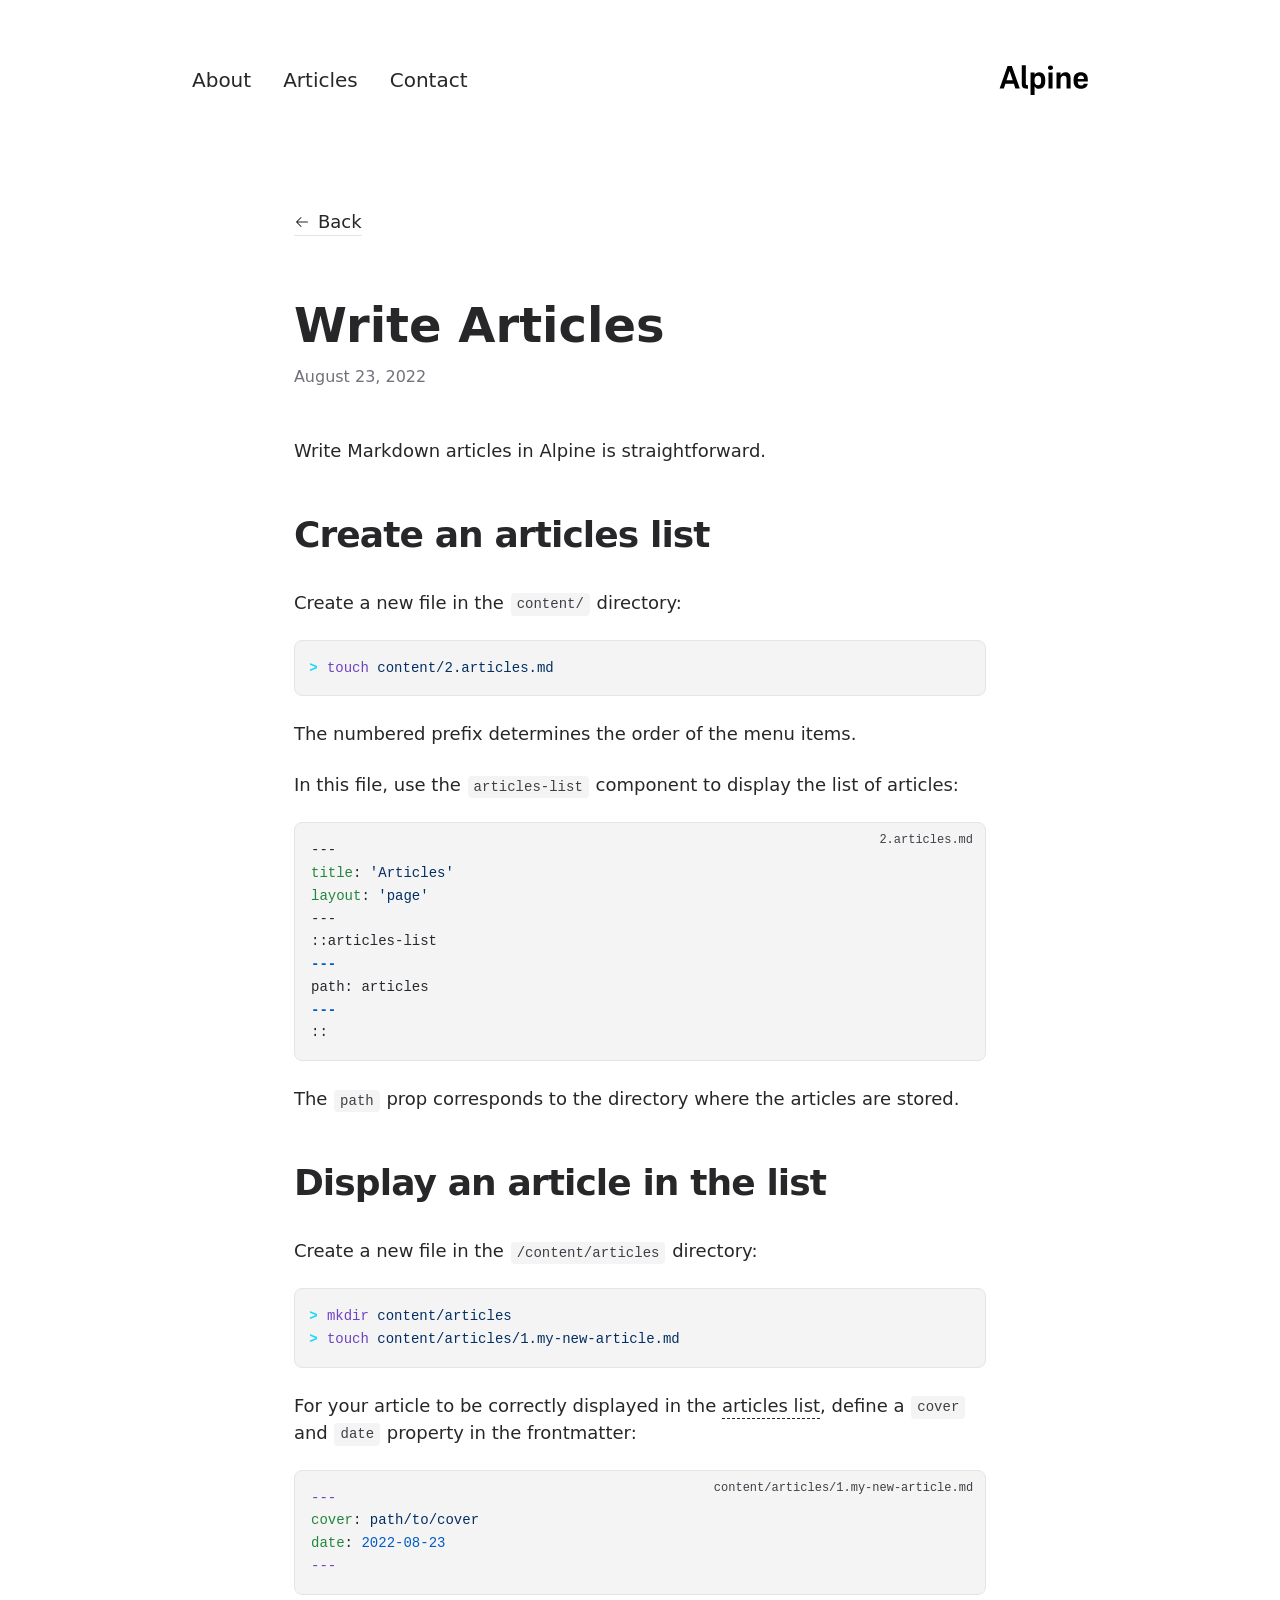
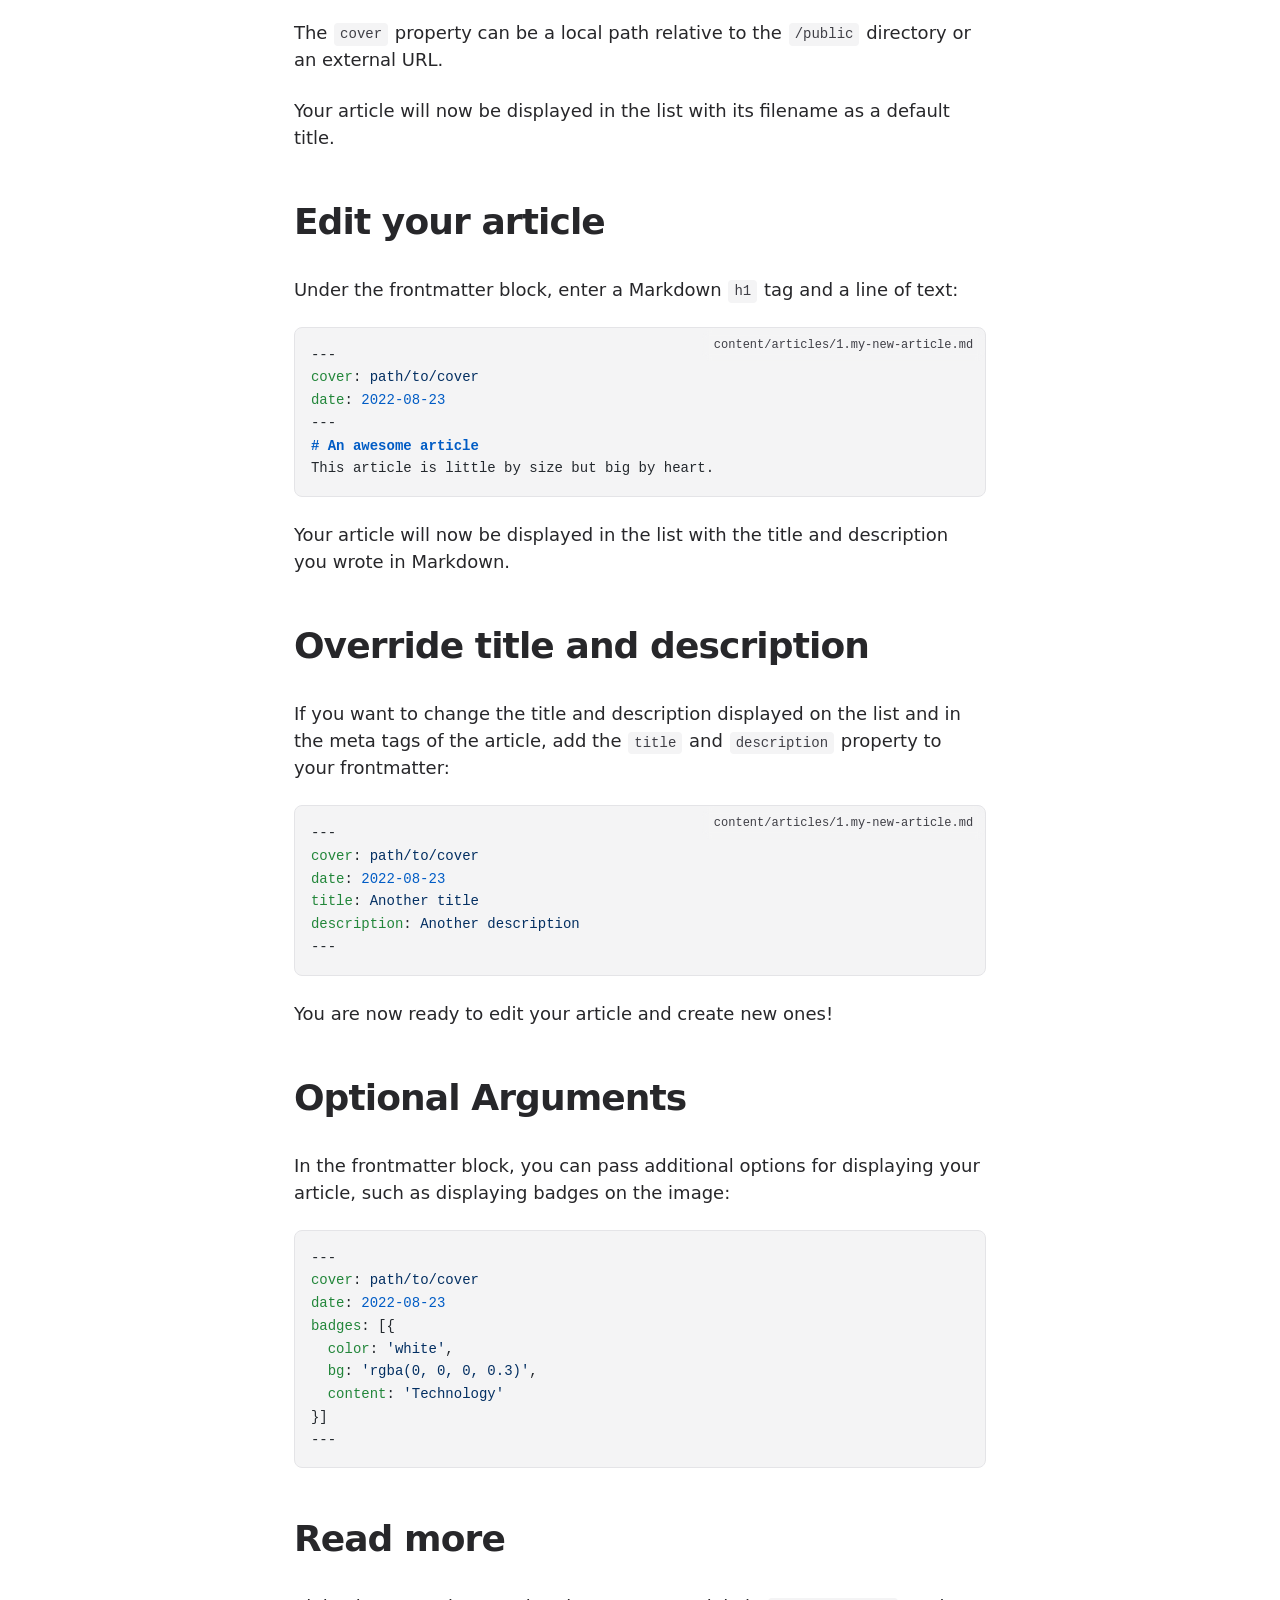
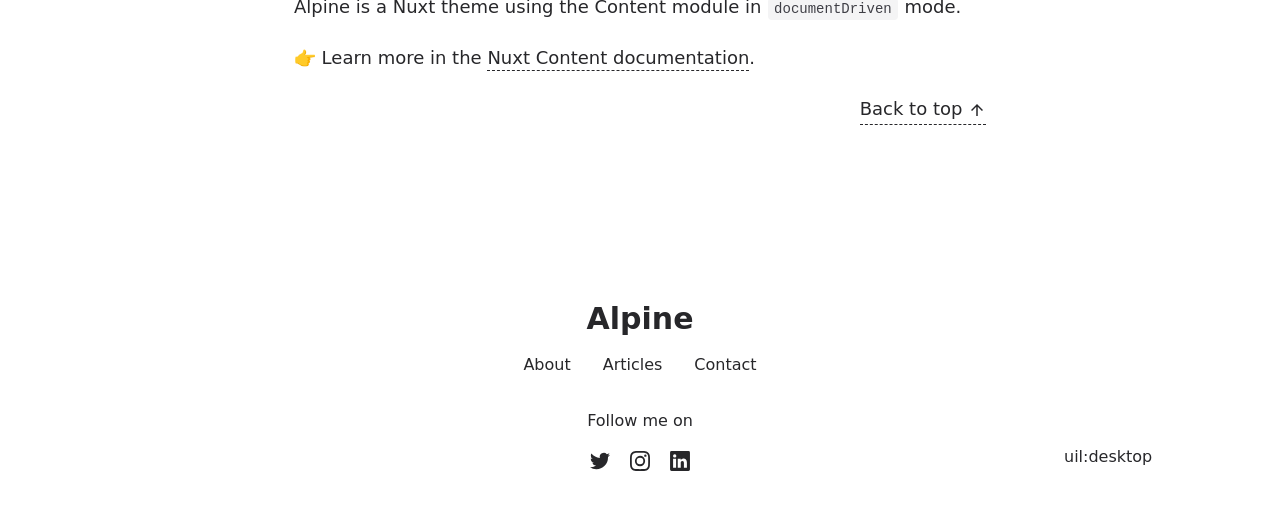
<file: articles/write-articles/index.html>
<!DOCTYPE html><html lang="en"><head><meta charset="utf-8">
<meta name="viewport" content="width=device-width, initial-scale=1">
<title>Write Articles</title>
<meta name="twitter:card" content="summary_large_image">
<meta property="og:image:width" content="400">
<meta property="og:image:height" content="300">
<meta property="og:image:alt" content="An image showcasing my project.">
<meta property="og:title" content="Write Articles">
<meta name="description" content="Writing Markdown articles in Alpine is straightforward.">
<meta property="og:description" content="Writing Markdown articles in Alpine is straightforward.">
<meta property="og:image" content="/articles/write-articles.webp">
<link rel="preload" as="fetch" crossorigin="anonymous" href="/articles/write-articles/_payload.json">
<link rel="stylesheet" href="/_nuxt/entry.CS1F4RMm.css">
<link rel="stylesheet" href="/_nuxt/DocumentDrivenNotFound.DSylgNKB.css">
<link rel="stylesheet" href="/_nuxt/article.BHCg1ZF1.css">
<link rel="stylesheet" href="/_nuxt/ProseA.B6arPuVU.css">
<link rel="stylesheet" href="/_nuxt/ProseH1.CoOzZNfe.css">
<link rel="stylesheet" href="/_nuxt/ProseP.DHw9qJNt.css">
<link rel="stylesheet" href="/_nuxt/ProseCodeInline.biN1XEZn.css">
<link rel="stylesheet" href="/_nuxt/ProsePre.CchFRBtv.css">
<link rel="stylesheet" href="/_nuxt/ProseCode.CMZxOHzc.css">
<link rel="stylesheet" href="/_nuxt/ProseH2.Cz9lRqlC.css">
<link rel="modulepreload" as="script" crossorigin href="/_nuxt/entry._aiJTA0l.js">
<link rel="modulepreload" as="script" crossorigin href="/_nuxt/NuxtImg.D6UPqMkL.js">
<link rel="modulepreload" as="script" crossorigin href="/_nuxt/document-driven.D-FXpvZx.js">
<link rel="modulepreload" as="script" crossorigin href="/_nuxt/DocumentDrivenEmpty.eRsEZ7-q.js">
<link rel="modulepreload" as="script" crossorigin href="/_nuxt/ContentRenderer.DFE3ElBL.js">
<link rel="modulepreload" as="script" crossorigin href="/_nuxt/ContentRendererMarkdown.vue.tJp5DACa.js">
<link rel="modulepreload" as="script" crossorigin href="/_nuxt/DocumentDrivenNotFound.C8hvBH57.js">
<link rel="modulepreload" as="script" crossorigin href="/_nuxt/article.DXqPiuLB.js">
<link rel="modulepreload" as="script" crossorigin href="/_nuxt/ProseA.BXwS2tlX.js">
<link rel="modulepreload" as="script" crossorigin href="/_nuxt/date.BcWussCh.js">
<link rel="modulepreload" as="script" crossorigin href="/_nuxt/ContentRendererMarkdown.ieQEMsKr.js">
<link rel="modulepreload" as="script" crossorigin href="/_nuxt/ProseH1.CF-uzrjl.js">
<link rel="modulepreload" as="script" crossorigin href="/_nuxt/ProseP.CzXn8Q8d.js">
<link rel="modulepreload" as="script" crossorigin href="/_nuxt/ProseCodeInline.C6wMrCwq.js">
<link rel="modulepreload" as="script" crossorigin href="/_nuxt/ProsePre.BN-k11Rs.js">
<link rel="modulepreload" as="script" crossorigin href="/_nuxt/ProseCode.Cp8nIJk5.js">
<link rel="modulepreload" as="script" crossorigin href="/_nuxt/ProseH2.BbCgV0W7.js">
<link rel="prefetch" as="script" crossorigin href="/_nuxt/default.DuQa0O-E.js">
<link rel="prefetch" as="script" crossorigin href="/_nuxt/page.t8133NV7.js">
<link rel="prefetch" as="script" crossorigin href="/_nuxt/client-db.qH4lYut6.js">
<link rel="prefetch" as="style" href="/_nuxt/useStudio.sVl9A9ew.css">
<link rel="prefetch" as="script" crossorigin href="/_nuxt/useStudio.CdnMvwiG.js">
<link rel="prefetch" as="style" href="/_nuxt/error-404.D8uONj7L.css">
<link rel="prefetch" as="script" crossorigin href="/_nuxt/error-404.C9U4aAxK.js">
<link rel="prefetch" as="style" href="/_nuxt/error-500.p7T9h8Pv.css">
<link rel="prefetch" as="script" crossorigin href="/_nuxt/error-500.CYGpDp5r.js">
<script type="module" src="/_nuxt/entry._aiJTA0l.js" crossorigin></script><style id="pinceau-runtime-hydratable">@media{.phy[--]{--puid:erZXf0-v;}.pv-LHNGsk{max-width:var(--elements-container-maxWidth);padding-left:var(--elements-container-padding-mobile);padding-right:var(--elements-container-padding-mobile);}@media (min-width: 475px){.pv-LHNGsk{padding-left:var(--elements-container-padding-xs);padding-right:var(--elements-container-padding-xs);}}@media (min-width: 640px){.pv-LHNGsk{padding-left:var(--elements-container-padding-sm);padding-right:var(--elements-container-padding-sm);}}@media (min-width: 768px){.pv-LHNGsk{padding-left:var(--elements-container-padding-md);padding-right:var(--elements-container-padding-md);}}} </style><style id="pinceau-theme">@media { :root {--pinceau-mq: initial; --alpine-readableLine: 68ch;--alpine-backdrop-backgroundColor: #f4f4f5b3;--prose-code-inline-padding: 0.2rem 0.375rem 0.2rem 0.375rem;--prose-code-block-backdropFilter: contrast(1);--prose-code-block-border-style: solid;--prose-code-block-border-width: 1px;--prose-tbody-tr-borderBottom-style: dashed;--prose-tbody-tr-borderBottom-width: 1px;--prose-th-textAlign: inherit;--prose-thead-borderBottom-style: solid;--prose-thead-borderBottom-width: 1px;--prose-thead-border-style: solid;--prose-thead-border-width: 0px;--prose-table-textAlign: start;--prose-hr-width: 1px;--prose-hr-style: solid;--prose-li-listStylePosition: outside;--prose-ol-li-markerColor: currentColor;--prose-ol-paddingInlineStart: 21px;--prose-ol-listStyleType: decimal;--prose-ul-li-markerColor: currentColor;--prose-ul-paddingInlineStart: 21px;--prose-ul-listStyleType: disc;--prose-blockquote-border-style: solid;--prose-blockquote-border-width: 4px;--prose-blockquote-quotes: '201C' '201D' '2018' '2019';--prose-blockquote-paddingInlineStart: 24px;--prose-a-code-color-hover: currentColor;--prose-a-code-color-static: currentColor;--prose-a-hasCode-borderBottom: none;--prose-a-border-distance: 2px;--prose-a-border-color-hover: currentColor;--prose-a-border-color-static: currentColor;--prose-a-border-style-hover: solid;--prose-a-border-style-static: dashed;--prose-a-border-width: 1px;--prose-a-color-static: inherit;--prose-a-textDecoration: none;--prose-h6-margin: 3rem 0 2rem;--prose-h5-margin: 3rem 0 2rem;--prose-h4-margin: 3rem 0 2rem;--prose-h3-margin: 3rem 0 2rem;--prose-h2-margin: 3rem 0 2rem;--prose-h1-margin: 0 0 2rem;--prose-p-fontSize: 18px;--typography-lead-loose: 2;--typography-lead-relaxed: 1.625;--typography-lead-normal: 1.5;--typography-lead-snug: 1.375;--typography-lead-tight: 1.25;--typography-lead-none: 1;--typography-lead-10: 2.5rem;--typography-lead-9: 2.25rem;--typography-lead-8: 2rem;--typography-lead-7: 1.75rem;--typography-lead-6: 1.5rem;--typography-lead-5: 1.25rem;--typography-lead-4: 1rem;--typography-lead-3: .75rem;--typography-lead-2: .5rem;--typography-lead-1: .025rem;--typography-fontWeight-black: 900;--typography-fontWeight-extrabold: 800;--typography-fontWeight-bold: 700;--typography-fontWeight-semibold: 600;--typography-fontWeight-medium: 500;--typography-fontWeight-normal: 400;--typography-fontWeight-light: 300;--typography-fontWeight-extralight: 200;--typography-fontWeight-thin: 100;--typography-fontSize-9xl: 128px;--typography-fontSize-8xl: 96px;--typography-fontSize-7xl: 72px;--typography-fontSize-6xl: 60px;--typography-fontSize-5xl: 48px;--typography-fontSize-4xl: 36px;--typography-fontSize-3xl: 30px;--typography-fontSize-2xl: 24px;--typography-fontSize-xl: 20px;--typography-fontSize-lg: 18px;--typography-fontSize-base: 16px;--typography-fontSize-sm: 14px;--typography-fontSize-xs: 12px;--typography-letterSpacing-wide: 0.025em;--typography-letterSpacing-tight: -0.025em;--typography-verticalMargin-base: 24px;--typography-verticalMargin-sm: 16px;--elements-border-secondary-hover: [object Object];--elements-backdrop-background: #fffc;--elements-backdrop-filter: saturate(200%) blur(20px);--elements-container-maxWidth: 64rem;--lead-loose: 2;--lead-relaxed: 1.625;--lead-normal: 1.5;--lead-snug: 1.375;--lead-tight: 1.25;--lead-none: 1;--lead-10: 2.5rem;--lead-9: 2.25rem;--lead-8: 2rem;--lead-7: 1.75rem;--lead-6: 1.5rem;--lead-5: 1.25rem;--lead-4: 1rem;--lead-3: .75rem;--lead-2: .5rem;--lead-1: .025rem;--letterSpacing-widest: 0.1em;--letterSpacing-wider: 0.05em;--letterSpacing-wide: 0.025em;--letterSpacing-normal: 0em;--letterSpacing-tight: -0.025em;--letterSpacing-tighter: -0.05em;--fontSize-9xl: 8rem;--fontSize-8xl: 6rem;--fontSize-7xl: 4.5rem;--fontSize-6xl: 3.75rem;--fontSize-5xl: 3rem;--fontSize-4xl: 2.25rem;--fontSize-3xl: 1.875rem;--fontSize-2xl: 1.5rem;--fontSize-xl: 1.25rem;--fontSize-lg: 1.125rem;--fontSize-base: 1rem;--fontSize-sm: 0.875rem;--fontSize-xs: 0.75rem;--fontWeight-black: 900;--fontWeight-extrabold: 800;--fontWeight-bold: 700;--fontWeight-semibold: 600;--fontWeight-medium: 500;--fontWeight-normal: 400;--fontWeight-light: 300;--fontWeight-extralight: 200;--fontWeight-thin: 100;--font-mono: ui-monospace, SFMono-Regular, Menlo, Monaco, Consolas, Liberation Mono, Courier New, monospace;--font-serif: ui-serif, Georgia, Cambria, Times New Roman, Times, serif;--font-sans: ui-sans-serif, system-ui, -apple-system, BlinkMacSystemFont, Segoe UI, Roboto, Helvetica Neue, Arial, Noto Sans, sans-serif, Apple Color Emoji, Segoe UI Emoji, Segoe UI Symbol, Noto Color Emoji;--opacity-total: 1;--opacity-high: 0.8;--opacity-medium: 0.5;--opacity-soft: 0.3;--opacity-light: 0.15;--opacity-bright: 0.1;--opacity-noOpacity: 0;--borderWidth-lg: 3px;--borderWidth-md: 2px;--borderWidth-sm: 1px;--borderWidth-noBorder: 0;--space-rem-875: 0.875rem;--space-rem-625: 0.625rem;--space-rem-375: 0.375rem;--space-rem-125: 0.125rem;--space-px: 1px;--space-128: 32rem;--space-96: 24rem;--space-80: 20rem;--space-72: 18rem;--space-64: 16rem;--space-60: 15rem;--space-56: 14rem;--space-52: 13rem;--space-48: 12rem;--space-44: 11rem;--space-40: 10rem;--space-36: 9rem;--space-32: 8rem;--space-28: 7rem;--space-24: 6rem;--space-20: 5rem;--space-16: 4rem;--space-14: 3.5rem;--space-12: 3rem;--space-11: 2.75rem;--space-10: 2.5rem;--space-9: 2.25rem;--space-8: 2rem;--space-7: 1.75rem;--space-6: 1.5rem;--space-5: 1.25rem;--space-4: 1rem;--space-3: 0.75rem;--space-2: 0.5rem;--space-1: 0.25rem;--space-0: 0px;--size-full: 100%;--size-7xl: 80rem;--size-6xl: 72rem;--size-5xl: 64rem;--size-4xl: 56rem;--size-3xl: 48rem;--size-2xl: 42rem;--size-xl: 36rem;--size-lg: 32rem;--size-md: 28rem;--size-sm: 24rem;--size-xs: 20rem;--size-200: 200px;--size-104: 104px;--size-80: 80px;--size-64: 64px;--size-56: 56px;--size-48: 48px;--size-40: 40px;--size-32: 32px;--size-24: 24px;--size-20: 20px;--size-16: 16px;--size-12: 12px;--size-8: 8px;--size-6: 6px;--size-4: 4px;--size-2: 2px;--size-0: 0px;--radii-full: 9999px;--radii-3xl: 1.75rem;--radii-2xl: 1.5rem;--radii-xl: 1rem;--radii-lg: 0.75rem;--radii-md: 0.5rem;--radii-sm: 0.375rem;--radii-xs: 0.25rem;--radii-2xs: 0.125rem;--radii-none: 0px;--shadow-none: 0px 0px 0px 0px transparent;--shadow-lg: 0px 10px 15px -3px #000000, 0px 4px 6px -4px #000000;--shadow-md: 0px 4px 6px -1px #000000, 0px 2px 4px -2px #000000;--shadow-sm: 0px 1px 3px 0px #000000, 0px 1px 2px -1px #000000;--shadow-xs: 0px 1px 2px 0px #000000;--height-screen: 100vh;--width-screen: 100vw;--color-primary-900: #002e38;--color-primary-800: #005c70;--color-primary-700: #008aa9;--color-primary-600: #00b9e1;--color-primary-500: #1ad6ff;--color-primary-400: #40ddff;--color-primary-300: #66e4ff;--color-primary-200: #8deaff;--color-primary-100: #b3f1ff;--color-primary-50: #d9f8ff;--color-ruby-900: #380011;--color-ruby-800: #700021;--color-ruby-700: #a90032;--color-ruby-600: #e10043;--color-ruby-500: #ff1a5e;--color-ruby-400: #ff4079;--color-ruby-300: #ff6694;--color-ruby-200: #ff8dae;--color-ruby-100: #ffb3c9;--color-ruby-50: #ffd9e4;--color-pink-900: #380025;--color-pink-800: #70004b;--color-pink-700: #a90070;--color-pink-600: #e10095;--color-pink-500: #ff1ab2;--color-pink-400: #ff40bf;--color-pink-300: #ff66cc;--color-pink-200: #ff8dd8;--color-pink-100: #ffb3e5;--color-pink-50: #ffd9f2;--color-purple-900: #190038;--color-purple-800: #330070;--color-purple-700: #4c00a9;--color-purple-600: #6500e1;--color-purple-500: #811aff;--color-purple-400: #9640ff;--color-purple-300: #ab66ff;--color-purple-200: #c08dff;--color-purple-100: #d5b3ff;--color-purple-50: #ead9ff;--color-royalblue-900: #0b0531;--color-royalblue-800: #160a62;--color-royalblue-700: #211093;--color-royalblue-600: #2c15c4;--color-royalblue-500: #4127e8;--color-royalblue-400: #614bec;--color-royalblue-300: #806ff0;--color-royalblue-200: #a093f3;--color-royalblue-100: #c0b7f7;--color-royalblue-50: #dfdbfb;--color-indigoblue-900: #001238;--color-indigoblue-800: #002370;--color-indigoblue-700: #0035a9;--color-indigoblue-600: #0047e1;--color-indigoblue-500: #1a62ff;--color-indigoblue-400: #407cff;--color-indigoblue-300: #6696ff;--color-indigoblue-200: #8db0ff;--color-indigoblue-100: #b3cbff;--color-indigoblue-50: #d9e5ff;--color-blue-900: #002438;--color-blue-800: #004870;--color-blue-700: #006ca9;--color-blue-600: #0090e1;--color-blue-500: #1aadff;--color-blue-400: #40bbff;--color-blue-300: #66c8ff;--color-blue-200: #8dd6ff;--color-blue-100: #b3e4ff;--color-blue-50: #d9f1ff;--color-lightblue-900: #002e38;--color-lightblue-800: #005c70;--color-lightblue-700: #008aa9;--color-lightblue-600: #00b9e1;--color-lightblue-500: #1ad6ff;--color-lightblue-400: #40ddff;--color-lightblue-300: #66e4ff;--color-lightblue-200: #8deaff;--color-lightblue-100: #b3f1ff;--color-lightblue-50: #d9f8ff;--color-teal-900: #062a28;--color-teal-800: #0b544f;--color-teal-700: #117d77;--color-teal-600: #16a79e;--color-teal-500: #1cd1c6;--color-teal-400: #36e4da;--color-teal-300: #5fe9e1;--color-teal-200: #87efe9;--color-teal-100: #aff4f0;--color-teal-50: #d7faf8;--color-pear-900: #2a2b09;--color-pear-800: #545512;--color-pear-700: #7e801b;--color-pear-600: #a8aa24;--color-pear-500: #d0d32f;--color-pear-400: #d8da52;--color-pear-300: #e0e274;--color-pear-200: #e8e997;--color-pear-100: #eff0ba;--color-pear-50: #f7f8dc;--color-red-900: #380300;--color-red-800: #700700;--color-red-700: #a90a00;--color-red-600: #e10e00;--color-red-500: #ff281a;--color-red-400: #ff4c40;--color-red-300: #ff7066;--color-red-200: #ff948d;--color-red-100: #ffb7b3;--color-red-50: #ffdbd9;--color-orange-900: #381800;--color-orange-800: #702f00;--color-orange-700: #a94700;--color-orange-600: #e15e00;--color-orange-500: #ff7a1a;--color-orange-400: #ff9040;--color-orange-300: #ffa666;--color-orange-200: #ffbd8d;--color-orange-100: #ffd3b3;--color-orange-50: #ffe9d9;--color-yellow-900: #362b03;--color-yellow-800: #6d5605;--color-yellow-700: #a38108;--color-yellow-600: #daac0a;--color-yellow-500: #f5c828;--color-yellow-400: #f7d14c;--color-yellow-300: #f8da70;--color-yellow-200: #fae393;--color-yellow-100: #fcedb7;--color-yellow-50: #fdf6db;--color-green-900: #003f25;--color-green-800: #005e38;--color-green-700: #007e4a;--color-green-600: #009d5d;--color-green-500: #00bd6f;--color-green-400: #00dc82;--color-green-300: #30ffaa;--color-green-200: #83ffcc;--color-green-100: #acffdd;--color-green-50: #d6ffee;--color-gray-900: #18181B;--color-gray-800: #27272A;--color-gray-700: #3f3f46;--color-gray-600: #52525B;--color-gray-500: #71717A;--color-gray-400: #a1a1aa;--color-gray-300: #D4d4d8;--color-gray-200: #e4e4e7;--color-gray-100: #f4f4f5;--color-gray-50: #fafafa;--color-black: #0c0c0d;--color-white: #FFFFFF;--media-portrait: only screen and (orientation: portrait);--media-landscape: only screen and (orientation: landscape);--media-rm: (prefers-reduced-motion: reduce);--media-2xl: (min-width: 1536px);--media-xl: (min-width: 1280px);--media-lg: (min-width: 1024px);--media-md: (min-width: 768px);--media-sm: (min-width: 640px);--media-xs: (min-width: 475px);--alpine-body-color: var(--color-gray-800);--alpine-body-backgroundColor: var(--color-white);--prose-code-inline-fontWeight: var(--typography-fontWeight-normal);--prose-code-inline-fontSize: var(--typography-fontSize-sm);--prose-code-inline-borderRadius: var(--radii-xs);--prose-code-block-pre-padding: var(--typography-verticalMargin-sm);--prose-code-block-margin: var(--typography-verticalMargin-base) 0;--prose-code-block-fontSize: var(--typography-fontSize-sm);--prose-tbody-code-inline-fontSize: var(--typography-fontSize-sm);--prose-tbody-td-padding: var(--typography-verticalMargin-sm);--prose-th-fontWeight: var(--typography-fontWeight-semibold);--prose-th-padding: 0 var(--typography-verticalMargin-sm) var(--typography-verticalMargin-sm) var(--typography-verticalMargin-sm);--prose-table-lineHeight: var(--typography-lead-6);--prose-table-fontSize: var(--typography-fontSize-sm);--prose-table-margin: var(--typography-verticalMargin-base) 0;--prose-hr-margin: var(--typography-verticalMargin-base) 0;--prose-li-margin: var(--typography-verticalMargin-sm) 0;--prose-ol-margin: var(--typography-verticalMargin-base) 0;--prose-ul-margin: var(--typography-verticalMargin-base) 0;--prose-blockquote-margin: var(--typography-verticalMargin-base) 0;--prose-a-code-border-style: var(--prose-a-border-style-static);--prose-a-code-border-width: var(--prose-a-border-width);--prose-a-fontWeight: var(--typography-fontWeight-medium);--prose-img-margin: var(--typography-verticalMargin-base) 0;--prose-strong-fontWeight: var(--typography-fontWeight-semibold);--prose-h6-iconSize: var(--typography-fontSize-base);--prose-h6-fontWeight: var(--typography-fontWeight-semibold);--prose-h6-lineHeight: var(--typography-lead-normal);--prose-h6-fontSize: var(--typography-fontSize-lg);--prose-h5-iconSize: var(--typography-fontSize-lg);--prose-h5-fontWeight: var(--typography-fontWeight-semibold);--prose-h5-lineHeight: var(--typography-lead-snug);--prose-h5-fontSize: var(--typography-fontSize-xl);--prose-h4-iconSize: var(--typography-fontSize-lg);--prose-h4-letterSpacing: var(--typography-letterSpacing-tight);--prose-h4-fontWeight: var(--typography-fontWeight-semibold);--prose-h4-lineHeight: var(--typography-lead-snug);--prose-h4-fontSize: var(--typography-fontSize-2xl);--prose-h3-iconSize: var(--typography-fontSize-xl);--prose-h3-letterSpacing: var(--typography-letterSpacing-tight);--prose-h3-fontWeight: var(--typography-fontWeight-semibold);--prose-h3-lineHeight: var(--typography-lead-snug);--prose-h3-fontSize: var(--typography-fontSize-3xl);--prose-h2-iconSize: var(--typography-fontSize-2xl);--prose-h2-letterSpacing: var(--typography-letterSpacing-tight);--prose-h2-fontWeight: var(--typography-fontWeight-semibold);--prose-h2-lineHeight: var(--typography-lead-tight);--prose-h2-fontSize: var(--typography-fontSize-4xl);--prose-h1-iconSize: var(--typography-fontSize-3xl);--prose-h1-letterSpacing: var(--typography-letterSpacing-tight);--prose-h1-fontWeight: var(--typography-fontWeight-bold);--prose-h1-lineHeight: var(--typography-lead-tight);--prose-h1-fontSize: var(--typography-fontSize-5xl);--prose-p-br-margin: var(--typography-verticalMargin-base) 0 0 0;--prose-p-margin: var(--typography-verticalMargin-base) 0;--prose-p-lineHeight: var(--typography-lead-normal);--typography-color-primary-900: var(--color-primary-900);--typography-color-primary-800: var(--color-primary-800);--typography-color-primary-700: var(--color-primary-700);--typography-color-primary-600: var(--color-primary-600);--typography-color-primary-500: var(--color-primary-500);--typography-color-primary-400: var(--color-primary-400);--typography-color-primary-300: var(--color-primary-300);--typography-color-primary-200: var(--color-primary-200);--typography-color-primary-100: var(--color-primary-100);--typography-color-primary-50: var(--color-primary-50);--typography-font-code: var(--font-mono);--typography-font-body: var(--font-sans);--typography-font-display: var(--font-sans);--typography-body-backgroundColor: var(--color-white);--typography-body-color: var(--color-black);--elements-state-danger-borderColor-secondary: var(--color-red-200);--elements-state-danger-borderColor-primary: var(--color-red-100);--elements-state-danger-backgroundColor-secondary: var(--color-red-100);--elements-state-danger-backgroundColor-primary: var(--color-red-50);--elements-state-danger-color-secondary: var(--color-red-600);--elements-state-danger-color-primary: var(--color-red-500);--elements-state-warning-borderColor-secondary: var(--color-yellow-200);--elements-state-warning-borderColor-primary: var(--color-yellow-100);--elements-state-warning-backgroundColor-secondary: var(--color-yellow-100);--elements-state-warning-backgroundColor-primary: var(--color-yellow-50);--elements-state-warning-color-secondary: var(--color-yellow-700);--elements-state-warning-color-primary: var(--color-yellow-600);--elements-state-success-borderColor-secondary: var(--color-green-200);--elements-state-success-borderColor-primary: var(--color-green-100);--elements-state-success-backgroundColor-secondary: var(--color-green-100);--elements-state-success-backgroundColor-primary: var(--color-green-50);--elements-state-success-color-secondary: var(--color-green-600);--elements-state-success-color-primary: var(--color-green-500);--elements-state-info-borderColor-secondary: var(--color-blue-200);--elements-state-info-borderColor-primary: var(--color-blue-100);--elements-state-info-backgroundColor-secondary: var(--color-blue-100);--elements-state-info-backgroundColor-primary: var(--color-blue-50);--elements-state-info-color-secondary: var(--color-blue-600);--elements-state-info-color-primary: var(--color-blue-500);--elements-state-primary-borderColor-secondary: var(--color-primary-200);--elements-state-primary-borderColor-primary: var(--color-primary-100);--elements-state-primary-backgroundColor-secondary: var(--color-primary-100);--elements-state-primary-backgroundColor-primary: var(--color-primary-50);--elements-state-primary-color-secondary: var(--color-primary-700);--elements-state-primary-color-primary: var(--color-primary-600);--elements-surface-secondary-backgroundColor: var(--color-gray-200);--elements-surface-primary-backgroundColor: var(--color-gray-100);--elements-surface-background-base: var(--color-gray-100);--elements-border-secondary-static: var(--color-gray-200);--elements-border-primary-hover: var(--color-gray-200);--elements-border-primary-static: var(--color-gray-100);--elements-container-padding-md: var(--space-16);--elements-container-padding-sm: var(--space-12);--elements-container-padding-xs: var(--space-8);--elements-container-padding-mobile: var(--space-6);--elements-text-secondary-color-hover: var(--color-gray-700);--elements-text-secondary-color-static: var(--color-gray-500);--elements-text-primary-color-static: var(--color-gray-900);--text-6xl-lineHeight: var(--lead-none);--text-6xl-fontSize: var(--fontSize-6xl);--text-5xl-lineHeight: var(--lead-none);--text-5xl-fontSize: var(--fontSize-5xl);--text-4xl-lineHeight: var(--lead-10);--text-4xl-fontSize: var(--fontSize-4xl);--text-3xl-lineHeight: var(--lead-9);--text-3xl-fontSize: var(--fontSize-3xl);--text-2xl-lineHeight: var(--lead-8);--text-2xl-fontSize: var(--fontSize-2xl);--text-xl-lineHeight: var(--lead-7);--text-xl-fontSize: var(--fontSize-xl);--text-lg-lineHeight: var(--lead-7);--text-lg-fontSize: var(--fontSize-lg);--text-base-lineHeight: var(--lead-6);--text-base-fontSize: var(--fontSize-base);--text-sm-lineHeight: var(--lead-5);--text-sm-fontSize: var(--fontSize-sm);--text-xs-lineHeight: var(--lead-4);--text-xs-fontSize: var(--fontSize-xs);--shadow-2xl: 0px 25px 50px -12px var(--color-gray-900);--shadow-xl: 0px 20px 25px -5px var(--color-gray-400), 0px 8px 10px -6px #000000;--color-secondary-900: var(--color-gray-900);--color-secondary-800: var(--color-gray-800);--color-secondary-700: var(--color-gray-700);--color-secondary-600: var(--color-gray-600);--color-secondary-500: var(--color-gray-500);--color-secondary-400: var(--color-gray-400);--color-secondary-300: var(--color-gray-300);--color-secondary-200: var(--color-gray-200);--color-secondary-100: var(--color-gray-100);--color-secondary-50: var(--color-gray-50);--prose-a-code-background-hover: var(--typography-color-primary-50);--prose-a-code-border-color-hover: var(--typography-color-primary-500);--prose-a-color-hover: var(--typography-color-primary-500);--typography-color-secondary-900: var(--color-secondary-900);--typography-color-secondary-800: var(--color-secondary-800);--typography-color-secondary-700: var(--color-secondary-700);--typography-color-secondary-600: var(--color-secondary-600);--typography-color-secondary-500: var(--color-secondary-500);--typography-color-secondary-400: var(--color-secondary-400);--typography-color-secondary-300: var(--color-secondary-300);--typography-color-secondary-200: var(--color-secondary-200);--typography-color-secondary-100: var(--color-secondary-100);--typography-color-secondary-50: var(--color-secondary-50);--prose-code-inline-backgroundColor: var(--typography-color-secondary-100);--prose-code-inline-color: var(--typography-color-secondary-700);--prose-code-block-backgroundColor: var(--typography-color-secondary-100);--prose-code-block-color: var(--typography-color-secondary-700);--prose-code-block-border-color: var(--typography-color-secondary-200);--prose-tbody-tr-borderBottom-color: var(--typography-color-secondary-200);--prose-th-color: var(--typography-color-secondary-600);--prose-thead-borderBottom-color: var(--typography-color-secondary-200);--prose-thead-border-color: var(--typography-color-secondary-300);--prose-hr-color: var(--typography-color-secondary-200);--prose-blockquote-border-color: var(--typography-color-secondary-200);--prose-blockquote-color: var(--typography-color-secondary-500);--prose-a-code-border-color-static: var(--typography-color-secondary-400); } }@media { :root.dark {--pinceau-mq: dark; --alpine-backdrop-backgroundColor: #18181bb3;--prose-code-block-backdropFilter: contrast(1);--prose-ol-li-markerColor: currentColor;--prose-ul-li-markerColor: currentColor;--prose-a-code-color-hover: currentColor;--prose-a-code-color-static: currentColor;--prose-a-border-color-hover: currentColor;--prose-a-border-color-static: currentColor;--prose-a-color-static: inherit;--elements-backdrop-background: #0c0d0ccc;--alpine-body-color: var(--color-gray-200);--alpine-body-backgroundColor: var(--color-black);--typography-body-backgroundColor: var(--color-black);--typography-body-color: var(--color-white);--elements-state-danger-borderColor-secondary: var(--color-red-700);--elements-state-danger-borderColor-primary: var(--color-red-800);--elements-state-danger-backgroundColor-secondary: var(--color-red-800);--elements-state-danger-backgroundColor-primary: var(--color-red-900);--elements-state-danger-color-secondary: var(--color-red-200);--elements-state-danger-color-primary: var(--color-red-300);--elements-state-warning-borderColor-secondary: var(--color-yellow-700);--elements-state-warning-borderColor-primary: var(--color-yellow-800);--elements-state-warning-backgroundColor-secondary: var(--color-yellow-800);--elements-state-warning-backgroundColor-primary: var(--color-yellow-900);--elements-state-warning-color-secondary: var(--color-yellow-200);--elements-state-warning-color-primary: var(--color-yellow-400);--elements-state-success-borderColor-secondary: var(--color-green-700);--elements-state-success-borderColor-primary: var(--color-green-800);--elements-state-success-backgroundColor-secondary: var(--color-green-800);--elements-state-success-backgroundColor-primary: var(--color-green-900);--elements-state-success-color-secondary: var(--color-green-200);--elements-state-success-color-primary: var(--color-green-400);--elements-state-info-borderColor-secondary: var(--color-blue-700);--elements-state-info-borderColor-primary: var(--color-blue-800);--elements-state-info-backgroundColor-secondary: var(--color-blue-800);--elements-state-info-backgroundColor-primary: var(--color-blue-900);--elements-state-info-color-secondary: var(--color-blue-200);--elements-state-info-color-primary: var(--color-blue-400);--elements-state-primary-borderColor-secondary: var(--color-primary-700);--elements-state-primary-borderColor-primary: var(--color-primary-800);--elements-state-primary-backgroundColor-secondary: var(--color-primary-800);--elements-state-primary-backgroundColor-primary: var(--color-primary-900);--elements-state-primary-color-secondary: var(--color-primary-200);--elements-state-primary-color-primary: var(--color-primary-400);--elements-surface-secondary-backgroundColor: var(--color-gray-800);--elements-surface-primary-backgroundColor: var(--color-gray-900);--elements-surface-background-base: var(--color-gray-900);--elements-border-secondary-static: var(--color-gray-800);--elements-border-primary-hover: var(--color-gray-800);--elements-border-primary-static: var(--color-gray-900);--elements-text-secondary-color-hover: var(--color-gray-200);--elements-text-secondary-color-static: var(--color-gray-400);--elements-text-primary-color-static: var(--color-gray-50);--prose-a-code-background-hover: var(--typography-color-primary-900);--prose-a-code-border-color-hover: var(--typography-color-primary-600);--prose-a-color-hover: var(--typography-color-primary-400);--prose-code-inline-backgroundColor: var(--typography-color-secondary-800);--prose-code-inline-color: var(--typography-color-secondary-200);--prose-code-block-backgroundColor: var(--typography-color-secondary-900);--prose-code-block-color: var(--typography-color-secondary-200);--prose-code-block-border-color: var(--typography-color-secondary-800);--prose-tbody-tr-borderBottom-color: var(--typography-color-secondary-800);--prose-th-color: var(--typography-color-secondary-400);--prose-thead-borderBottom-color: var(--typography-color-secondary-800);--prose-thead-border-color: var(--typography-color-secondary-600);--prose-hr-color: var(--typography-color-secondary-800);--prose-blockquote-border-color: var(--typography-color-secondary-700);--prose-blockquote-color: var(--typography-color-secondary-400);--prose-a-code-border-color-static: var(--typography-color-secondary-600); } }</style><script>"use strict";(()=>{const a=window,e=document.documentElement,m=["dark","light"],c=window&&window.localStorage&&window.localStorage.getItem&&window.localStorage.getItem("nuxt-color-mode")||"system";let n=c==="system"?d():c;const l=e.getAttribute("data-color-mode-forced");l&&(n=l),i(n),a["__NUXT_COLOR_MODE__"]={preference:c,value:n,getColorScheme:d,addColorScheme:i,removeColorScheme:f};function i(o){const t=""+o+"",s="";e.classList?e.classList.add(t):e.className+=" "+t,s&&e.setAttribute("data-"+s,o)}function f(o){const t=""+o+"",s="";e.classList?e.classList.remove(t):e.className=e.className.replace(new RegExp(t,"g"),""),s&&e.removeAttribute("data-"+s)}function r(o){return a.matchMedia("(prefers-color-scheme"+o+")")}function d(){if(a.matchMedia&&r("").media!=="not all"){for(const o of m)if(r(":"+o).matches)return o}return"light"}})();
</script></head><body><div id="__nuxt"><div class="container pv-LHNGsk pc-erZXf0 app-layout" data-v-ad2b2be0 data-v-d801e751><!--[--><div class="nuxt-progress" style="width:0%;height:3px;opacity:0;background-size:Infinity% auto;" data-v-ad2b2be0></div><header class="right" data-v-ad2b2be0 data-v-81de7f07><div class="menu" data-v-81de7f07><button aria-label="Navigation Menu" data-v-81de7f07><svg width="24" height="24" viewBox="0 0 68 68" fill="currentColor" xmlns="http://www.w3.org/2000/svg" data-v-81de7f07><path d="M8 34C8 32.1362 8 31.2044 8.30448 30.4693C8.71046 29.4892 9.48915 28.7105 10.4693 28.3045C11.2044 28 12.1362 28 14 28C15.8638 28 16.7956 28 17.5307 28.3045C18.5108 28.7105 19.2895 29.4892 19.6955 30.4693C20 31.2044 20 32.1362 20 34C20 35.8638 20 36.7956 19.6955 37.5307C19.2895 38.5108 18.5108 39.2895 17.5307 39.6955C16.7956 40 15.8638 40 14 40C12.1362 40 11.2044 40 10.4693 39.6955C9.48915 39.2895 8.71046 38.5108 8.30448 37.5307C8 36.7956 8 35.8638 8 34Z" data-v-81de7f07></path><path d="M28 34C28 32.1362 28 31.2044 28.3045 30.4693C28.7105 29.4892 29.4892 28.7105 30.4693 28.3045C31.2044 28 32.1362 28 34 28C35.8638 28 36.7956 28 37.5307 28.3045C38.5108 28.7105 39.2895 29.4892 39.6955 30.4693C40 31.2044 40 32.1362 40 34C40 35.8638 40 36.7956 39.6955 37.5307C39.2895 38.5108 38.5108 39.2895 37.5307 39.6955C36.7956 40 35.8638 40 34 40C32.1362 40 31.2044 40 30.4693 39.6955C29.4892 39.2895 28.7105 38.5108 28.3045 37.5307C28 36.7956 28 35.8638 28 34Z" data-v-81de7f07></path><path d="M48 34C48 32.1362 48 31.2044 48.3045 30.4693C48.7105 29.4892 49.4892 28.7105 50.4693 28.3045C51.2044 28 52.1362 28 54 28C55.8638 28 56.7956 28 57.5307 28.3045C58.5108 28.7105 59.2895 29.4892 59.6955 30.4693C60 31.2044 60 32.1362 60 34C60 35.8638 60 36.7956 59.6955 37.5307C59.2895 38.5108 58.5108 39.2895 57.5307 39.6955C56.7956 40 55.8638 40 54 40C52.1362 40 51.2044 40 50.4693 39.6955C49.4892 39.2895 48.7105 38.5108 48.3045 37.5307C48 36.7956 48 35.8638 48 34Z" data-v-81de7f07></path></svg></button></div><div class="overlay" data-v-81de7f07><nav data-v-81de7f07 data-v-79444231><ul data-v-79444231><!--[--><li data-v-79444231><a href="/" class="" data-v-79444231><span class="underline-fx" data-v-79444231></span> About</a></li><li data-v-79444231><a href="/articles" class="" data-v-79444231><span class="underline-fx" data-v-79444231></span> Articles</a></li><li data-v-79444231><a href="/contact" class="" data-v-79444231><span class="underline-fx" data-v-79444231></span> Contact</a></li><!--]--></ul></nav></div><div class="logo" data-v-81de7f07><a href="/" class="" data-v-81de7f07><img src="/logo-dark.svg" class="dark-img" alt="alpine" width="89" height="31" data-v-81de7f07><img src="/logo.svg" class="light-img" alt="alpine" width="89" height="31" data-v-81de7f07></a></div><div class="main-nav" data-v-81de7f07><nav data-v-81de7f07 data-v-79444231><ul data-v-79444231><!--[--><li data-v-79444231><a href="/" class="" data-v-79444231><span class="underline-fx" data-v-79444231></span> About</a></li><li data-v-79444231><a href="/articles" class="" data-v-79444231><span class="underline-fx" data-v-79444231></span> Articles</a></li><li data-v-79444231><a href="/contact" class="" data-v-79444231><span class="underline-fx" data-v-79444231></span> Contact</a></li><!--]--></ul></nav></div></header><!--[--><div class="document-driven-page"><article data-v-ae728dab><a href="/articles" class="back" data-v-ae728dab><svg xmlns="http://www.w3.org/2000/svg" xmlns:xlink="http://www.w3.org/1999/xlink" aria-hidden="true" role="img" class="icon" data-v-ae728dab style="" width="1em" height="1em" viewBox="0 0 256 256" data-v-900ba019><path fill="currentColor" d="M224 128a8 8 0 0 1-8 8H59.31l58.35 58.34a8 8 0 0 1-11.32 11.32l-72-72a8 8 0 0 1 0-11.32l72-72a8 8 0 0 1 11.32 11.32L59.31 120H216a8 8 0 0 1 8 8"/></svg><span data-v-ae728dab> Back </span></a><header data-v-ae728dab><h1 class="title" data-v-ae728dab>Write Articles</h1><time datetime="2022-08-23T00:00:00.000Z" data-v-ae728dab>August 23, 2022</time></header><div class="prose" data-v-ae728dab><!--[--><div><h1 id="write-articles" data-v-41f9c223><a aria-current="page" href="/articles/write-articles#write-articles" class="router-link-active router-link-exact-active" data-v-41f9c223><!--[-->Write Articles<!--]--><!----></a></h1><p data-v-a0f4c387><!--[-->Write Markdown articles in Alpine is straightforward.<!--]--></p><h2 id="create-an-articles-list" data-v-6bb1d5b5><a aria-current="page" href="/articles/write-articles#create-an-articles-list" class="router-link-active router-link-exact-active" data-v-6bb1d5b5><!--[-->Create an articles list<!--]--><!----></a></h2><p data-v-a0f4c387><!--[-->Create a new file in the <code class="" data-v-890cb49b><!--[-->content/<!--]--></code> directory:<!--]--></p><div class="highlight-bash prose-code" meta data-v-e293c6f8><!----><!--[--><pre class="language-bash shiki shiki-themes github-light github-dark" style=""><!--[--><code><span class="line" line="1"><span style="--shiki-default:#6F42C1;--shiki-dark:#B392F0">touch</span><span style="--shiki-default:#032F62;--shiki-dark:#9ECBFF"> content/2.articles.md
</span></span></code><!--]--></pre><!--]--><button class="copy-button" data-v-e293c6f8 data-v-27ac6cf4><span class="sr-only" data-v-27ac6cf4>Copy to clipboard</span><span class="icon-wrapper" data-v-27ac6cf4><svg xmlns="http://www.w3.org/2000/svg" xmlns:xlink="http://www.w3.org/1999/xlink" aria-hidden="true" role="img" class="icon" data-v-27ac6cf4 style="" width="18px" height="18px" viewBox="0 0 256 256" data-v-900ba019><path fill="currentColor" d="M216 32H88a8 8 0 0 0-8 8v40H40a8 8 0 0 0-8 8v128a8 8 0 0 0 8 8h128a8 8 0 0 0 8-8v-40h40a8 8 0 0 0 8-8V40a8 8 0 0 0-8-8m-56 176H48V96h112Zm48-48h-32V88a8 8 0 0 0-8-8H96V48h112Z"/></svg></span></button></div><p data-v-a0f4c387><!--[-->The numbered prefix determines the order of the menu items.<!--]--></p><p data-v-a0f4c387><!--[-->In this file, use the <code class="" data-v-890cb49b><!--[-->articles-list<!--]--></code> component to display the list of articles:<!--]--></p><div class="highlight-md prose-code" meta data-v-e293c6f8><span class="filename" data-v-e293c6f8>2.articles.md</span><!--[--><pre class="language-md shiki shiki-themes github-light github-dark" style=""><!--[--><code><span class="line" line="1"><span style="--shiki-default:#24292E;--shiki-dark:#E1E4E8">---
</span></span><span class="line" line="2"><span style="--shiki-default:#22863A;--shiki-dark:#85E89D">title</span><span style="--shiki-default:#24292E;--shiki-dark:#E1E4E8">: </span><span style="--shiki-default:#032F62;--shiki-dark:#9ECBFF">&#39;Articles&#39;
</span></span><span class="line" line="3"><span style="--shiki-default:#22863A;--shiki-dark:#85E89D">layout</span><span style="--shiki-default:#24292E;--shiki-dark:#E1E4E8">: </span><span style="--shiki-default:#032F62;--shiki-dark:#9ECBFF">&#39;page&#39;
</span></span><span class="line" line="4"><span style="--shiki-default:#24292E;--shiki-dark:#E1E4E8">---
</span></span><span class="line" line="5"><span style="--shiki-default:#24292E;--shiki-dark:#E1E4E8">::articles-list
</span></span><span class="line" line="6"><span style="--shiki-default:#005CC5;--shiki-dark:#79B8FF;--shiki-default-font-weight:bold;--shiki-dark-font-weight:bold">---
</span></span><span class="line" line="7"><span style="--shiki-default:#24292E;--shiki-dark:#E1E4E8">path: articles
</span></span><span class="line" line="8"><span style="--shiki-default:#005CC5;--shiki-dark:#79B8FF;--shiki-default-font-weight:bold;--shiki-dark-font-weight:bold">---
</span></span><span class="line" line="9"><span style="--shiki-default:#24292E;--shiki-dark:#E1E4E8">::
</span></span></code><!--]--></pre><!--]--><button class="copy-button" data-v-e293c6f8 data-v-27ac6cf4><span class="sr-only" data-v-27ac6cf4>Copy to clipboard</span><span class="icon-wrapper" data-v-27ac6cf4><svg xmlns="http://www.w3.org/2000/svg" xmlns:xlink="http://www.w3.org/1999/xlink" aria-hidden="true" role="img" class="icon" data-v-27ac6cf4 style="" width="18px" height="18px" viewBox="0 0 256 256" data-v-900ba019><path fill="currentColor" d="M216 32H88a8 8 0 0 0-8 8v40H40a8 8 0 0 0-8 8v128a8 8 0 0 0 8 8h128a8 8 0 0 0 8-8v-40h40a8 8 0 0 0 8-8V40a8 8 0 0 0-8-8m-56 176H48V96h112Zm48-48h-32V88a8 8 0 0 0-8-8H96V48h112Z"/></svg></span></button></div><p data-v-a0f4c387><!--[-->The <code class="" data-v-890cb49b><!--[-->path<!--]--></code> prop corresponds to the directory where the articles are stored.<!--]--></p><h2 id="display-an-article-in-the-list" data-v-6bb1d5b5><a aria-current="page" href="/articles/write-articles#display-an-article-in-the-list" class="router-link-active router-link-exact-active" data-v-6bb1d5b5><!--[-->Display an article in the list<!--]--><!----></a></h2><p data-v-a0f4c387><!--[-->Create a new file in the <code class="" data-v-890cb49b><!--[-->/content/articles<!--]--></code> directory:<!--]--></p><div class="highlight-bash prose-code" meta data-v-e293c6f8><!----><!--[--><pre class="language-bash shiki shiki-themes github-light github-dark" style=""><!--[--><code><span class="line" line="1"><span style="--shiki-default:#6F42C1;--shiki-dark:#B392F0">mkdir</span><span style="--shiki-default:#032F62;--shiki-dark:#9ECBFF"> content/articles
</span></span><span class="line" line="2"><span style="--shiki-default:#6F42C1;--shiki-dark:#B392F0">touch</span><span style="--shiki-default:#032F62;--shiki-dark:#9ECBFF"> content/articles/1.my-new-article.md
</span></span></code><!--]--></pre><!--]--><button class="copy-button" data-v-e293c6f8 data-v-27ac6cf4><span class="sr-only" data-v-27ac6cf4>Copy to clipboard</span><span class="icon-wrapper" data-v-27ac6cf4><svg xmlns="http://www.w3.org/2000/svg" xmlns:xlink="http://www.w3.org/1999/xlink" aria-hidden="true" role="img" class="icon" data-v-27ac6cf4 style="" width="18px" height="18px" viewBox="0 0 256 256" data-v-900ba019><path fill="currentColor" d="M216 32H88a8 8 0 0 0-8 8v40H40a8 8 0 0 0-8 8v128a8 8 0 0 0 8 8h128a8 8 0 0 0 8-8v-40h40a8 8 0 0 0 8-8V40a8 8 0 0 0-8-8m-56 176H48V96h112Zm48-48h-32V88a8 8 0 0 0-8-8H96V48h112Z"/></svg></span></button></div><p data-v-a0f4c387><!--[-->For your article to be correctly displayed in the <a href="/articles" class="" data-v-c62e0ba8><!--[-->articles list<!--]--></a>, define a <code class="" data-v-890cb49b><!--[-->cover<!--]--></code> and <code class="" data-v-890cb49b><!--[-->date<!--]--></code> property in the frontmatter:<!--]--></p><div class="highlight-yaml prose-code" meta data-v-e293c6f8><span class="filename" data-v-e293c6f8>content/articles/1.my-new-article.md</span><!--[--><pre class="language-yaml shiki shiki-themes github-light github-dark" style=""><!--[--><code><span class="line" line="1"><span style="--shiki-default:#6F42C1;--shiki-dark:#B392F0">---
</span></span><span class="line" line="2"><span style="--shiki-default:#22863A;--shiki-dark:#85E89D">cover</span><span style="--shiki-default:#24292E;--shiki-dark:#E1E4E8">: </span><span style="--shiki-default:#032F62;--shiki-dark:#9ECBFF">path/to/cover
</span></span><span class="line" line="3"><span style="--shiki-default:#22863A;--shiki-dark:#85E89D">date</span><span style="--shiki-default:#24292E;--shiki-dark:#E1E4E8">: </span><span style="--shiki-default:#005CC5;--shiki-dark:#79B8FF">2022-08-23
</span></span><span class="line" line="4"><span style="--shiki-default:#6F42C1;--shiki-dark:#B392F0">---
</span></span></code><!--]--></pre><!--]--><button class="copy-button" data-v-e293c6f8 data-v-27ac6cf4><span class="sr-only" data-v-27ac6cf4>Copy to clipboard</span><span class="icon-wrapper" data-v-27ac6cf4><svg xmlns="http://www.w3.org/2000/svg" xmlns:xlink="http://www.w3.org/1999/xlink" aria-hidden="true" role="img" class="icon" data-v-27ac6cf4 style="" width="18px" height="18px" viewBox="0 0 256 256" data-v-900ba019><path fill="currentColor" d="M216 32H88a8 8 0 0 0-8 8v40H40a8 8 0 0 0-8 8v128a8 8 0 0 0 8 8h128a8 8 0 0 0 8-8v-40h40a8 8 0 0 0 8-8V40a8 8 0 0 0-8-8m-56 176H48V96h112Zm48-48h-32V88a8 8 0 0 0-8-8H96V48h112Z"/></svg></span></button></div><p data-v-a0f4c387><!--[-->The <code class="" data-v-890cb49b><!--[-->cover<!--]--></code> property can be a local path relative to the <code class="" data-v-890cb49b><!--[-->/public<!--]--></code> directory or an external URL.<!--]--></p><p data-v-a0f4c387><!--[-->Your article will now be displayed in the list with its filename as a default title.<!--]--></p><h2 id="edit-your-article" data-v-6bb1d5b5><a aria-current="page" href="/articles/write-articles#edit-your-article" class="router-link-active router-link-exact-active" data-v-6bb1d5b5><!--[-->Edit your article<!--]--><!----></a></h2><p data-v-a0f4c387><!--[-->Under the frontmatter block, enter a Markdown <code class="" data-v-890cb49b><!--[-->h1<!--]--></code> tag and a line of text:<!--]--></p><div class="highlight-md prose-code" meta data-v-e293c6f8><span class="filename" data-v-e293c6f8>content/articles/1.my-new-article.md</span><!--[--><pre class="language-md shiki shiki-themes github-light github-dark" style=""><!--[--><code><span class="line" line="1"><span style="--shiki-default:#24292E;--shiki-dark:#E1E4E8">---
</span></span><span class="line" line="2"><span style="--shiki-default:#22863A;--shiki-dark:#85E89D">cover</span><span style="--shiki-default:#24292E;--shiki-dark:#E1E4E8">: </span><span style="--shiki-default:#032F62;--shiki-dark:#9ECBFF">path/to/cover
</span></span><span class="line" line="3"><span style="--shiki-default:#22863A;--shiki-dark:#85E89D">date</span><span style="--shiki-default:#24292E;--shiki-dark:#E1E4E8">: </span><span style="--shiki-default:#005CC5;--shiki-dark:#79B8FF">2022-08-23
</span></span><span class="line" line="4"><span style="--shiki-default:#24292E;--shiki-dark:#E1E4E8">---
</span></span><span class="line" line="5"><span style="--shiki-default:#005CC5;--shiki-dark:#79B8FF;--shiki-default-font-weight:bold;--shiki-dark-font-weight:bold"># An awesome article
</span></span><span class="line" line="6"><span style="--shiki-default:#24292E;--shiki-dark:#E1E4E8">This article is little by size but big by heart.
</span></span></code><!--]--></pre><!--]--><button class="copy-button" data-v-e293c6f8 data-v-27ac6cf4><span class="sr-only" data-v-27ac6cf4>Copy to clipboard</span><span class="icon-wrapper" data-v-27ac6cf4><svg xmlns="http://www.w3.org/2000/svg" xmlns:xlink="http://www.w3.org/1999/xlink" aria-hidden="true" role="img" class="icon" data-v-27ac6cf4 style="" width="18px" height="18px" viewBox="0 0 256 256" data-v-900ba019><path fill="currentColor" d="M216 32H88a8 8 0 0 0-8 8v40H40a8 8 0 0 0-8 8v128a8 8 0 0 0 8 8h128a8 8 0 0 0 8-8v-40h40a8 8 0 0 0 8-8V40a8 8 0 0 0-8-8m-56 176H48V96h112Zm48-48h-32V88a8 8 0 0 0-8-8H96V48h112Z"/></svg></span></button></div><p data-v-a0f4c387><!--[-->Your article will now be displayed in the list with the title and description you wrote in Markdown.<!--]--></p><h2 id="override-title-and-description" data-v-6bb1d5b5><a aria-current="page" href="/articles/write-articles#override-title-and-description" class="router-link-active router-link-exact-active" data-v-6bb1d5b5><!--[-->Override title and description<!--]--><!----></a></h2><p data-v-a0f4c387><!--[-->If you want to change the title and description displayed on the list and in the meta tags of the article, add the <code class="" data-v-890cb49b><!--[-->title<!--]--></code> and <code class="" data-v-890cb49b><!--[-->description<!--]--></code> property to your frontmatter:<!--]--></p><div class="highlight-md prose-code" meta data-v-e293c6f8><span class="filename" data-v-e293c6f8>content/articles/1.my-new-article.md</span><!--[--><pre class="language-md shiki shiki-themes github-light github-dark" style=""><!--[--><code><span class="line" line="1"><span style="--shiki-default:#24292E;--shiki-dark:#E1E4E8">---
</span></span><span class="line" line="2"><span style="--shiki-default:#22863A;--shiki-dark:#85E89D">cover</span><span style="--shiki-default:#24292E;--shiki-dark:#E1E4E8">: </span><span style="--shiki-default:#032F62;--shiki-dark:#9ECBFF">path/to/cover
</span></span><span class="line" line="3"><span style="--shiki-default:#22863A;--shiki-dark:#85E89D">date</span><span style="--shiki-default:#24292E;--shiki-dark:#E1E4E8">: </span><span style="--shiki-default:#005CC5;--shiki-dark:#79B8FF">2022-08-23
</span></span><span class="line" line="4"><span style="--shiki-default:#22863A;--shiki-dark:#85E89D">title</span><span style="--shiki-default:#24292E;--shiki-dark:#E1E4E8">: </span><span style="--shiki-default:#032F62;--shiki-dark:#9ECBFF">Another title
</span></span><span class="line" line="5"><span style="--shiki-default:#22863A;--shiki-dark:#85E89D">description</span><span style="--shiki-default:#24292E;--shiki-dark:#E1E4E8">: </span><span style="--shiki-default:#032F62;--shiki-dark:#9ECBFF">Another description
</span></span><span class="line" line="6"><span style="--shiki-default:#24292E;--shiki-dark:#E1E4E8">---
</span></span></code><!--]--></pre><!--]--><button class="copy-button" data-v-e293c6f8 data-v-27ac6cf4><span class="sr-only" data-v-27ac6cf4>Copy to clipboard</span><span class="icon-wrapper" data-v-27ac6cf4><svg xmlns="http://www.w3.org/2000/svg" xmlns:xlink="http://www.w3.org/1999/xlink" aria-hidden="true" role="img" class="icon" data-v-27ac6cf4 style="" width="18px" height="18px" viewBox="0 0 256 256" data-v-900ba019><path fill="currentColor" d="M216 32H88a8 8 0 0 0-8 8v40H40a8 8 0 0 0-8 8v128a8 8 0 0 0 8 8h128a8 8 0 0 0 8-8v-40h40a8 8 0 0 0 8-8V40a8 8 0 0 0-8-8m-56 176H48V96h112Zm48-48h-32V88a8 8 0 0 0-8-8H96V48h112Z"/></svg></span></button></div><p data-v-a0f4c387><!--[-->You are now ready to edit your article and create new ones!<!--]--></p><h2 id="optional-arguments" data-v-6bb1d5b5><a aria-current="page" href="/articles/write-articles#optional-arguments" class="router-link-active router-link-exact-active" data-v-6bb1d5b5><!--[-->Optional Arguments<!--]--><!----></a></h2><p data-v-a0f4c387><!--[-->In the frontmatter block, you can pass additional options for displaying your article, such as displaying badges on the image:<!--]--></p><div class="highlight-md prose-code" meta data-v-e293c6f8><!----><!--[--><pre class="language-md shiki shiki-themes github-light github-dark" style=""><!--[--><code><span class="line" line="1"><span style="--shiki-default:#24292E;--shiki-dark:#E1E4E8">---
</span></span><span class="line" line="2"><span style="--shiki-default:#22863A;--shiki-dark:#85E89D">cover</span><span style="--shiki-default:#24292E;--shiki-dark:#E1E4E8">: </span><span style="--shiki-default:#032F62;--shiki-dark:#9ECBFF">path/to/cover
</span></span><span class="line" line="3"><span style="--shiki-default:#22863A;--shiki-dark:#85E89D">date</span><span style="--shiki-default:#24292E;--shiki-dark:#E1E4E8">: </span><span style="--shiki-default:#005CC5;--shiki-dark:#79B8FF">2022-08-23
</span></span><span class="line" line="4"><span style="--shiki-default:#22863A;--shiki-dark:#85E89D">badges</span><span style="--shiki-default:#24292E;--shiki-dark:#E1E4E8">: [{
</span></span><span class="line" line="5"><span style="--shiki-default:#22863A;--shiki-dark:#85E89D">  color</span><span style="--shiki-default:#24292E;--shiki-dark:#E1E4E8">: </span><span style="--shiki-default:#032F62;--shiki-dark:#9ECBFF">&#39;white&#39;</span><span style="--shiki-default:#24292E;--shiki-dark:#E1E4E8">,
</span></span><span class="line" line="6"><span style="--shiki-default:#22863A;--shiki-dark:#85E89D">  bg</span><span style="--shiki-default:#24292E;--shiki-dark:#E1E4E8">: </span><span style="--shiki-default:#032F62;--shiki-dark:#9ECBFF">&#39;rgba(0, 0, 0, 0.3)&#39;</span><span style="--shiki-default:#24292E;--shiki-dark:#E1E4E8">,
</span></span><span class="line" line="7"><span style="--shiki-default:#22863A;--shiki-dark:#85E89D">  content</span><span style="--shiki-default:#24292E;--shiki-dark:#E1E4E8">: </span><span style="--shiki-default:#032F62;--shiki-dark:#9ECBFF">&#39;Technology&#39;
</span></span><span class="line" line="8"><span style="--shiki-default:#24292E;--shiki-dark:#E1E4E8">}]
</span></span><span class="line" line="9"><span style="--shiki-default:#24292E;--shiki-dark:#E1E4E8">---
</span></span></code><!--]--></pre><!--]--><button class="copy-button" data-v-e293c6f8 data-v-27ac6cf4><span class="sr-only" data-v-27ac6cf4>Copy to clipboard</span><span class="icon-wrapper" data-v-27ac6cf4><svg xmlns="http://www.w3.org/2000/svg" xmlns:xlink="http://www.w3.org/1999/xlink" aria-hidden="true" role="img" class="icon" data-v-27ac6cf4 style="" width="18px" height="18px" viewBox="0 0 256 256" data-v-900ba019><path fill="currentColor" d="M216 32H88a8 8 0 0 0-8 8v40H40a8 8 0 0 0-8 8v128a8 8 0 0 0 8 8h128a8 8 0 0 0 8-8v-40h40a8 8 0 0 0 8-8V40a8 8 0 0 0-8-8m-56 176H48V96h112Zm48-48h-32V88a8 8 0 0 0-8-8H96V48h112Z"/></svg></span></button></div><h2 id="read-more" data-v-6bb1d5b5><a aria-current="page" href="/articles/write-articles#read-more" class="router-link-active router-link-exact-active" data-v-6bb1d5b5><!--[-->Read more<!--]--><!----></a></h2><p data-v-a0f4c387><!--[-->Alpine is a Nuxt theme using the Content module in <code class="" data-v-890cb49b><!--[-->documentDriven<!--]--></code> mode.<!--]--></p><p data-v-a0f4c387><!--[-->👉 Learn more in the <a href="https://content.nuxtjs.org/" rel="nofollow" data-v-c62e0ba8><!--[-->Nuxt Content documentation<!--]--></a>.<!--]--></p><style>html .default .shiki span {color: var(--shiki-default);background: var(--shiki-default-bg);font-style: var(--shiki-default-font-style);font-weight: var(--shiki-default-font-weight);text-decoration: var(--shiki-default-text-decoration);}html .shiki span {color: var(--shiki-default);background: var(--shiki-default-bg);font-style: var(--shiki-default-font-style);font-weight: var(--shiki-default-font-weight);text-decoration: var(--shiki-default-text-decoration);}html .dark .shiki span {color: var(--shiki-dark);background: var(--shiki-dark-bg);font-style: var(--shiki-dark-font-style);font-weight: var(--shiki-dark-font-weight);text-decoration: var(--shiki-dark-text-decoration);}html.dark .shiki span {color: var(--shiki-dark);background: var(--shiki-dark-bg);font-style: var(--shiki-dark-font-style);font-weight: var(--shiki-dark-font-weight);text-decoration: var(--shiki-dark-text-decoration);}</style></div><!--]--><div class="back-to-top" data-v-ae728dab><a data-v-ae728dab data-v-c62e0ba8><!--[-->Back to top <svg xmlns="http://www.w3.org/2000/svg" xmlns:xlink="http://www.w3.org/1999/xlink" aria-hidden="true" role="img" class="icon" data-v-ae728dab style="" width="1em" height="1em" viewBox="0 0 24 24" data-v-900ba019><path fill="currentColor" d="M11 20V7.825l-5.6 5.6L4 12l8-8l8 8l-1.4 1.425l-5.6-5.6V20z"/></svg><!--]--></a></div></div></article></div><!--]--><footer class="center" data-v-ad2b2be0 data-v-003a36fc><a href="https://www.github.com/nuxt-themes/alpine" rel="noopener noreferrer" class="credits" data-v-003a36fc>Alpine</a><div class="navigation" data-v-003a36fc><nav data-v-003a36fc data-v-79444231><ul data-v-79444231><!--[--><li data-v-79444231><a href="/" class="" data-v-79444231><span class="underline-fx" data-v-79444231></span> About</a></li><li data-v-79444231><a href="/articles" class="" data-v-79444231><span class="underline-fx" data-v-79444231></span> Articles</a></li><li data-v-79444231><a href="/contact" class="" data-v-79444231><span class="underline-fx" data-v-79444231></span> Contact</a></li><!--]--></ul></nav></div><p class="message" data-v-003a36fc>Follow me on</p><div class="icons" data-v-003a36fc><div class="social" data-v-003a36fc><!--[--><a href="https://twitter.com/nuxtlabs" rel="noopener noreferrer" target="_blank" title="nuxtlabs" aria-label="nuxtlabs" data-v-48ea35e8><svg xmlns="http://www.w3.org/2000/svg" xmlns:xlink="http://www.w3.org/1999/xlink" aria-hidden="true" role="img" class="icon" data-v-48ea35e8 style="" width="1em" height="1em" viewBox="0 0 24 24" data-v-900ba019><path fill="currentColor" d="M22 5.8a8.49 8.49 0 0 1-2.36.64a4.13 4.13 0 0 0 1.81-2.27a8.21 8.21 0 0 1-2.61 1a4.1 4.1 0 0 0-7 3.74a11.64 11.64 0 0 1-8.45-4.29a4.16 4.16 0 0 0-.55 2.07a4.09 4.09 0 0 0 1.82 3.41a4.05 4.05 0 0 1-1.86-.51v.05a4.1 4.1 0 0 0 3.3 4a3.93 3.93 0 0 1-1.1.17a4.9 4.9 0 0 1-.77-.07a4.11 4.11 0 0 0 3.83 2.84A8.22 8.22 0 0 1 3 18.34a7.93 7.93 0 0 1-1-.06a11.57 11.57 0 0 0 6.29 1.85A11.59 11.59 0 0 0 20 8.45v-.53a8.43 8.43 0 0 0 2-2.12"/></svg></a><a href="https://instagram.com/atinuxt" rel="noopener noreferrer" target="_blank" title="atinuxt" aria-label="atinuxt" data-v-48ea35e8><svg xmlns="http://www.w3.org/2000/svg" xmlns:xlink="http://www.w3.org/1999/xlink" aria-hidden="true" role="img" class="icon" data-v-48ea35e8 style="" width="1em" height="1em" viewBox="0 0 24 24" data-v-900ba019><path fill="currentColor" d="M17.34 5.46a1.2 1.2 0 1 0 1.2 1.2a1.2 1.2 0 0 0-1.2-1.2m4.6 2.42a7.59 7.59 0 0 0-.46-2.43a4.94 4.94 0 0 0-1.16-1.77a4.7 4.7 0 0 0-1.77-1.15a7.3 7.3 0 0 0-2.43-.47C15.06 2 14.72 2 12 2s-3.06 0-4.12.06a7.3 7.3 0 0 0-2.43.47a4.78 4.78 0 0 0-1.77 1.15a4.7 4.7 0 0 0-1.15 1.77a7.3 7.3 0 0 0-.47 2.43C2 8.94 2 9.28 2 12s0 3.06.06 4.12a7.3 7.3 0 0 0 .47 2.43a4.7 4.7 0 0 0 1.15 1.77a4.78 4.78 0 0 0 1.77 1.15a7.3 7.3 0 0 0 2.43.47C8.94 22 9.28 22 12 22s3.06 0 4.12-.06a7.3 7.3 0 0 0 2.43-.47a4.7 4.7 0 0 0 1.77-1.15a4.85 4.85 0 0 0 1.16-1.77a7.59 7.59 0 0 0 .46-2.43c0-1.06.06-1.4.06-4.12s0-3.06-.06-4.12M20.14 16a5.61 5.61 0 0 1-.34 1.86a3.06 3.06 0 0 1-.75 1.15a3.19 3.19 0 0 1-1.15.75a5.61 5.61 0 0 1-1.86.34c-1 .05-1.37.06-4 .06s-3 0-4-.06a5.73 5.73 0 0 1-1.94-.3a3.27 3.27 0 0 1-1.1-.75a3 3 0 0 1-.74-1.15a5.54 5.54 0 0 1-.4-1.9c0-1-.06-1.37-.06-4s0-3 .06-4a5.54 5.54 0 0 1 .35-1.9A3 3 0 0 1 5 5a3.14 3.14 0 0 1 1.1-.8A5.73 5.73 0 0 1 8 3.86c1 0 1.37-.06 4-.06s3 0 4 .06a5.61 5.61 0 0 1 1.86.34a3.06 3.06 0 0 1 1.19.8a3.06 3.06 0 0 1 .75 1.1a5.61 5.61 0 0 1 .34 1.9c.05 1 .06 1.37.06 4s-.01 3-.06 4M12 6.87A5.13 5.13 0 1 0 17.14 12A5.12 5.12 0 0 0 12 6.87m0 8.46A3.33 3.33 0 1 1 15.33 12A3.33 3.33 0 0 1 12 15.33"/></svg></a><a href="https://www.linkedin.com/company/nuxtlabs" rel="noopener noreferrer" target="_blank" title="LinkedIn" aria-label="LinkedIn" data-v-48ea35e8><svg xmlns="http://www.w3.org/2000/svg" xmlns:xlink="http://www.w3.org/1999/xlink" aria-hidden="true" role="img" class="icon" data-v-48ea35e8 style="" width="1em" height="1em" viewBox="0 0 24 24" data-v-900ba019><path fill="currentColor" d="M20.47 2H3.53a1.45 1.45 0 0 0-1.47 1.43v17.14A1.45 1.45 0 0 0 3.53 22h16.94a1.45 1.45 0 0 0 1.47-1.43V3.43A1.45 1.45 0 0 0 20.47 2M8.09 18.74h-3v-9h3ZM6.59 8.48a1.56 1.56 0 1 1 0-3.12a1.57 1.57 0 1 1 0 3.12m12.32 10.26h-3v-4.83c0-1.21-.43-2-1.52-2A1.65 1.65 0 0 0 12.85 13a2 2 0 0 0-.1.73v5h-3v-9h3V11a3 3 0 0 1 2.71-1.5c2 0 3.45 1.29 3.45 4.06Z"/></svg></a><!--]--></div><div class="color-mode-switch" data-v-003a36fc><button aria-label="Color Mode" data-v-003a36fc data-v-79ec4964><span data-v-79ec4964></span></button></div></div></footer><!--]--></div></div><script type="application/json" id="__NUXT_DATA__" data-ssr="true" data-src="/articles/write-articles/_payload.json">[{"state":1,"once":841,"_errors":843,"serverRendered":806,"path":7,"prerenderedAt":845},["Reactive",2],{"$sdd-pages":3,"$sdd-surrounds":780,"$sdd-globals":802,"$scolor-mode":804,"$sdd-navigation":807,"$sicons":825},["ShallowRef",4],["ShallowReactive",5],{"/articles/write-articles":6},{"_path":7,"_dir":8,"_draft":9,"_partial":9,"_locale":10,"title":11,"description":12,"cover":13,"date":14,"layout":15,"body":16,"_type":776,"_id":777,"_source":778,"_file":779,"_extension":105},"/articles/write-articles","articles",false,"","Write Articles","Writing Markdown articles in Alpine is straightforward.","/articles/write-articles.webp","2022-08-23T00:00:00.000Z","article",{"type":17,"children":18,"toc":768},"root",[19,27,33,40,54,82,87,100,209,222,228,239,271,301,358,377,382,388,400,467,472,478,497,580,585,591,596,728,734,747,762],{"type":20,"tag":21,"props":22,"children":24},"element","h1",{"id":23},"write-articles",[25],{"type":26,"value":11},"text",{"type":20,"tag":28,"props":29,"children":30},"p",{},[31],{"type":26,"value":32},"Write Markdown articles in Alpine is straightforward.",{"type":20,"tag":34,"props":35,"children":37},"h2",{"id":36},"create-an-articles-list",[38],{"type":26,"value":39},"Create an articles list",{"type":20,"tag":28,"props":41,"children":42},{},[43,45,52],{"type":26,"value":44},"Create a new file in the ",{"type":20,"tag":46,"props":47,"children":49},"code",{"className":48},[],[50],{"type":26,"value":51},"content/",{"type":26,"value":53}," directory:",{"type":20,"tag":55,"props":56,"children":60},"pre",{"className":57,"code":58,"language":59,"meta":10,"style":10},"language-bash shiki shiki-themes github-light github-dark","touch content/2.articles.md\n","bash",[61],{"type":20,"tag":46,"props":62,"children":63},{"__ignoreMap":10},[64],{"type":20,"tag":65,"props":66,"children":69},"span",{"class":67,"line":68},"line",1,[70,76],{"type":20,"tag":65,"props":71,"children":73},{"style":72},"--shiki-default:#6F42C1;--shiki-dark:#B392F0",[74],{"type":26,"value":75},"touch",{"type":20,"tag":65,"props":77,"children":79},{"style":78},"--shiki-default:#032F62;--shiki-dark:#9ECBFF",[80],{"type":26,"value":81}," content/2.articles.md\n",{"type":20,"tag":28,"props":83,"children":84},{},[85],{"type":26,"value":86},"The numbered prefix determines the order of the menu items.",{"type":20,"tag":28,"props":88,"children":89},{},[90,92,98],{"type":26,"value":91},"In this file, use the ",{"type":20,"tag":46,"props":93,"children":95},{"className":94},[],[96],{"type":26,"value":97},"articles-list",{"type":26,"value":99}," component to display the list of articles:",{"type":20,"tag":55,"props":101,"children":106},{"className":102,"code":103,"filename":104,"language":105,"meta":10,"style":10},"language-md shiki shiki-themes github-light github-dark","---\ntitle: 'Articles'\nlayout: 'page'\n---\n::articles-list\n---\npath: articles\n---\n::\n","2.articles.md","md",[107],{"type":20,"tag":46,"props":108,"children":109},{"__ignoreMap":10},[110,119,139,157,165,174,183,192,200],{"type":20,"tag":65,"props":111,"children":112},{"class":67,"line":68},[113],{"type":20,"tag":65,"props":114,"children":116},{"style":115},"--shiki-default:#24292E;--shiki-dark:#E1E4E8",[117],{"type":26,"value":118},"---\n",{"type":20,"tag":65,"props":120,"children":122},{"class":67,"line":121},2,[123,129,134],{"type":20,"tag":65,"props":124,"children":126},{"style":125},"--shiki-default:#22863A;--shiki-dark:#85E89D",[127],{"type":26,"value":128},"title",{"type":20,"tag":65,"props":130,"children":131},{"style":115},[132],{"type":26,"value":133},": ",{"type":20,"tag":65,"props":135,"children":136},{"style":78},[137],{"type":26,"value":138},"'Articles'\n",{"type":20,"tag":65,"props":140,"children":142},{"class":67,"line":141},3,[143,148,152],{"type":20,"tag":65,"props":144,"children":145},{"style":125},[146],{"type":26,"value":147},"layout",{"type":20,"tag":65,"props":149,"children":150},{"style":115},[151],{"type":26,"value":133},{"type":20,"tag":65,"props":153,"children":154},{"style":78},[155],{"type":26,"value":156},"'page'\n",{"type":20,"tag":65,"props":158,"children":160},{"class":67,"line":159},4,[161],{"type":20,"tag":65,"props":162,"children":163},{"style":115},[164],{"type":26,"value":118},{"type":20,"tag":65,"props":166,"children":168},{"class":67,"line":167},5,[169],{"type":20,"tag":65,"props":170,"children":171},{"style":115},[172],{"type":26,"value":173},"::articles-list\n",{"type":20,"tag":65,"props":175,"children":177},{"class":67,"line":176},6,[178],{"type":20,"tag":65,"props":179,"children":181},{"style":180},"--shiki-default:#005CC5;--shiki-dark:#79B8FF;--shiki-default-font-weight:bold;--shiki-dark-font-weight:bold",[182],{"type":26,"value":118},{"type":20,"tag":65,"props":184,"children":186},{"class":67,"line":185},7,[187],{"type":20,"tag":65,"props":188,"children":189},{"style":115},[190],{"type":26,"value":191},"path: articles\n",{"type":20,"tag":65,"props":193,"children":195},{"class":67,"line":194},8,[196],{"type":20,"tag":65,"props":197,"children":198},{"style":180},[199],{"type":26,"value":118},{"type":20,"tag":65,"props":201,"children":203},{"class":67,"line":202},9,[204],{"type":20,"tag":65,"props":205,"children":206},{"style":115},[207],{"type":26,"value":208},"::\n",{"type":20,"tag":28,"props":210,"children":211},{},[212,214,220],{"type":26,"value":213},"The ",{"type":20,"tag":46,"props":215,"children":217},{"className":216},[],[218],{"type":26,"value":219},"path",{"type":26,"value":221}," prop corresponds to the directory where the articles are stored.",{"type":20,"tag":34,"props":223,"children":225},{"id":224},"display-an-article-in-the-list",[226],{"type":26,"value":227},"Display an article in the list",{"type":20,"tag":28,"props":229,"children":230},{},[231,232,238],{"type":26,"value":44},{"type":20,"tag":46,"props":233,"children":235},{"className":234},[],[236],{"type":26,"value":237},"/content/articles",{"type":26,"value":53},{"type":20,"tag":55,"props":240,"children":242},{"className":57,"code":241,"language":59,"meta":10,"style":10},"mkdir content/articles\ntouch content/articles/1.my-new-article.md\n",[243],{"type":20,"tag":46,"props":244,"children":245},{"__ignoreMap":10},[246,259],{"type":20,"tag":65,"props":247,"children":248},{"class":67,"line":68},[249,254],{"type":20,"tag":65,"props":250,"children":251},{"style":72},[252],{"type":26,"value":253},"mkdir",{"type":20,"tag":65,"props":255,"children":256},{"style":78},[257],{"type":26,"value":258}," content/articles\n",{"type":20,"tag":65,"props":260,"children":261},{"class":67,"line":121},[262,266],{"type":20,"tag":65,"props":263,"children":264},{"style":72},[265],{"type":26,"value":75},{"type":20,"tag":65,"props":267,"children":268},{"style":78},[269],{"type":26,"value":270}," content/articles/1.my-new-article.md\n",{"type":20,"tag":28,"props":272,"children":273},{},[274,276,283,285,291,293,299],{"type":26,"value":275},"For your article to be correctly displayed in the ",{"type":20,"tag":277,"props":278,"children":280},"a",{"href":279},"/articles",[281],{"type":26,"value":282},"articles list",{"type":26,"value":284},", define a ",{"type":20,"tag":46,"props":286,"children":288},{"className":287},[],[289],{"type":26,"value":290},"cover",{"type":26,"value":292}," and ",{"type":20,"tag":46,"props":294,"children":296},{"className":295},[],[297],{"type":26,"value":298},"date",{"type":26,"value":300}," property in the frontmatter:",{"type":20,"tag":55,"props":302,"children":307},{"className":303,"code":304,"filename":305,"language":306,"meta":10,"style":10},"language-yaml shiki shiki-themes github-light github-dark","---\ncover: path/to/cover\ndate: 2022-08-23\n---\n","content/articles/1.my-new-article.md","yaml",[308],{"type":20,"tag":46,"props":309,"children":310},{"__ignoreMap":10},[311,318,334,351],{"type":20,"tag":65,"props":312,"children":313},{"class":67,"line":68},[314],{"type":20,"tag":65,"props":315,"children":316},{"style":72},[317],{"type":26,"value":118},{"type":20,"tag":65,"props":319,"children":320},{"class":67,"line":121},[321,325,329],{"type":20,"tag":65,"props":322,"children":323},{"style":125},[324],{"type":26,"value":290},{"type":20,"tag":65,"props":326,"children":327},{"style":115},[328],{"type":26,"value":133},{"type":20,"tag":65,"props":330,"children":331},{"style":78},[332],{"type":26,"value":333},"path/to/cover\n",{"type":20,"tag":65,"props":335,"children":336},{"class":67,"line":141},[337,341,345],{"type":20,"tag":65,"props":338,"children":339},{"style":125},[340],{"type":26,"value":298},{"type":20,"tag":65,"props":342,"children":343},{"style":115},[344],{"type":26,"value":133},{"type":20,"tag":65,"props":346,"children":348},{"style":347},"--shiki-default:#005CC5;--shiki-dark:#79B8FF",[349],{"type":26,"value":350},"2022-08-23\n",{"type":20,"tag":65,"props":352,"children":353},{"class":67,"line":159},[354],{"type":20,"tag":65,"props":355,"children":356},{"style":72},[357],{"type":26,"value":118},{"type":20,"tag":28,"props":359,"children":360},{},[361,362,367,369,375],{"type":26,"value":213},{"type":20,"tag":46,"props":363,"children":365},{"className":364},[],[366],{"type":26,"value":290},{"type":26,"value":368}," property can be a local path relative to the ",{"type":20,"tag":46,"props":370,"children":372},{"className":371},[],[373],{"type":26,"value":374},"/public",{"type":26,"value":376}," directory or an external URL.",{"type":20,"tag":28,"props":378,"children":379},{},[380],{"type":26,"value":381},"Your article will now be displayed in the list with its filename as a default title.",{"type":20,"tag":34,"props":383,"children":385},{"id":384},"edit-your-article",[386],{"type":26,"value":387},"Edit your article",{"type":20,"tag":28,"props":389,"children":390},{},[391,393,398],{"type":26,"value":392},"Under the frontmatter block, enter a Markdown ",{"type":20,"tag":46,"props":394,"children":396},{"className":395},[],[397],{"type":26,"value":21},{"type":26,"value":399}," tag and a line of text:",{"type":20,"tag":55,"props":401,"children":403},{"className":102,"code":402,"filename":305,"language":105,"meta":10,"style":10},"---\ncover: path/to/cover\ndate: 2022-08-23\n---\n# An awesome article\nThis article is little by size but big by heart.\n",[404],{"type":20,"tag":46,"props":405,"children":406},{"__ignoreMap":10},[407,414,429,444,451,459],{"type":20,"tag":65,"props":408,"children":409},{"class":67,"line":68},[410],{"type":20,"tag":65,"props":411,"children":412},{"style":115},[413],{"type":26,"value":118},{"type":20,"tag":65,"props":415,"children":416},{"class":67,"line":121},[417,421,425],{"type":20,"tag":65,"props":418,"children":419},{"style":125},[420],{"type":26,"value":290},{"type":20,"tag":65,"props":422,"children":423},{"style":115},[424],{"type":26,"value":133},{"type":20,"tag":65,"props":426,"children":427},{"style":78},[428],{"type":26,"value":333},{"type":20,"tag":65,"props":430,"children":431},{"class":67,"line":141},[432,436,440],{"type":20,"tag":65,"props":433,"children":434},{"style":125},[435],{"type":26,"value":298},{"type":20,"tag":65,"props":437,"children":438},{"style":115},[439],{"type":26,"value":133},{"type":20,"tag":65,"props":441,"children":442},{"style":347},[443],{"type":26,"value":350},{"type":20,"tag":65,"props":445,"children":446},{"class":67,"line":159},[447],{"type":20,"tag":65,"props":448,"children":449},{"style":115},[450],{"type":26,"value":118},{"type":20,"tag":65,"props":452,"children":453},{"class":67,"line":167},[454],{"type":20,"tag":65,"props":455,"children":456},{"style":180},[457],{"type":26,"value":458},"# An awesome article\n",{"type":20,"tag":65,"props":460,"children":461},{"class":67,"line":176},[462],{"type":20,"tag":65,"props":463,"children":464},{"style":115},[465],{"type":26,"value":466},"This article is little by size but big by heart.\n",{"type":20,"tag":28,"props":468,"children":469},{},[470],{"type":26,"value":471},"Your article will now be displayed in the list with the title and description you wrote in Markdown.",{"type":20,"tag":34,"props":473,"children":475},{"id":474},"override-title-and-description",[476],{"type":26,"value":477},"Override title and description",{"type":20,"tag":28,"props":479,"children":480},{},[481,483,488,489,495],{"type":26,"value":482},"If you want to change the title and description displayed on the list and in the meta tags of the article, add the ",{"type":20,"tag":46,"props":484,"children":486},{"className":485},[],[487],{"type":26,"value":128},{"type":26,"value":292},{"type":20,"tag":46,"props":490,"children":492},{"className":491},[],[493],{"type":26,"value":494},"description",{"type":26,"value":496}," property to your frontmatter:",{"type":20,"tag":55,"props":498,"children":500},{"className":102,"code":499,"filename":305,"language":105,"meta":10,"style":10},"---\ncover: path/to/cover\ndate: 2022-08-23\ntitle: Another title\ndescription: Another description\n---\n",[501],{"type":20,"tag":46,"props":502,"children":503},{"__ignoreMap":10},[504,511,526,541,557,573],{"type":20,"tag":65,"props":505,"children":506},{"class":67,"line":68},[507],{"type":20,"tag":65,"props":508,"children":509},{"style":115},[510],{"type":26,"value":118},{"type":20,"tag":65,"props":512,"children":513},{"class":67,"line":121},[514,518,522],{"type":20,"tag":65,"props":515,"children":516},{"style":125},[517],{"type":26,"value":290},{"type":20,"tag":65,"props":519,"children":520},{"style":115},[521],{"type":26,"value":133},{"type":20,"tag":65,"props":523,"children":524},{"style":78},[525],{"type":26,"value":333},{"type":20,"tag":65,"props":527,"children":528},{"class":67,"line":141},[529,533,537],{"type":20,"tag":65,"props":530,"children":531},{"style":125},[532],{"type":26,"value":298},{"type":20,"tag":65,"props":534,"children":535},{"style":115},[536],{"type":26,"value":133},{"type":20,"tag":65,"props":538,"children":539},{"style":347},[540],{"type":26,"value":350},{"type":20,"tag":65,"props":542,"children":543},{"class":67,"line":159},[544,548,552],{"type":20,"tag":65,"props":545,"children":546},{"style":125},[547],{"type":26,"value":128},{"type":20,"tag":65,"props":549,"children":550},{"style":115},[551],{"type":26,"value":133},{"type":20,"tag":65,"props":553,"children":554},{"style":78},[555],{"type":26,"value":556},"Another title\n",{"type":20,"tag":65,"props":558,"children":559},{"class":67,"line":167},[560,564,568],{"type":20,"tag":65,"props":561,"children":562},{"style":125},[563],{"type":26,"value":494},{"type":20,"tag":65,"props":565,"children":566},{"style":115},[567],{"type":26,"value":133},{"type":20,"tag":65,"props":569,"children":570},{"style":78},[571],{"type":26,"value":572},"Another description\n",{"type":20,"tag":65,"props":574,"children":575},{"class":67,"line":176},[576],{"type":20,"tag":65,"props":577,"children":578},{"style":115},[579],{"type":26,"value":118},{"type":20,"tag":28,"props":581,"children":582},{},[583],{"type":26,"value":584},"You are now ready to edit your article and create new ones!",{"type":20,"tag":34,"props":586,"children":588},{"id":587},"optional-arguments",[589],{"type":26,"value":590},"Optional Arguments",{"type":20,"tag":28,"props":592,"children":593},{},[594],{"type":26,"value":595},"In the frontmatter block, you can pass additional options for displaying your article, such as displaying badges on the image:",{"type":20,"tag":55,"props":597,"children":599},{"className":102,"code":598,"language":105,"meta":10,"style":10},"---\ncover: path/to/cover\ndate: 2022-08-23\nbadges: [{\n  color: 'white',\n  bg: 'rgba(0, 0, 0, 0.3)',\n  content: 'Technology'\n}]\n---\n",[600],{"type":20,"tag":46,"props":601,"children":602},{"__ignoreMap":10},[603,610,625,640,653,675,696,713,721],{"type":20,"tag":65,"props":604,"children":605},{"class":67,"line":68},[606],{"type":20,"tag":65,"props":607,"children":608},{"style":115},[609],{"type":26,"value":118},{"type":20,"tag":65,"props":611,"children":612},{"class":67,"line":121},[613,617,621],{"type":20,"tag":65,"props":614,"children":615},{"style":125},[616],{"type":26,"value":290},{"type":20,"tag":65,"props":618,"children":619},{"style":115},[620],{"type":26,"value":133},{"type":20,"tag":65,"props":622,"children":623},{"style":78},[624],{"type":26,"value":333},{"type":20,"tag":65,"props":626,"children":627},{"class":67,"line":141},[628,632,636],{"type":20,"tag":65,"props":629,"children":630},{"style":125},[631],{"type":26,"value":298},{"type":20,"tag":65,"props":633,"children":634},{"style":115},[635],{"type":26,"value":133},{"type":20,"tag":65,"props":637,"children":638},{"style":347},[639],{"type":26,"value":350},{"type":20,"tag":65,"props":641,"children":642},{"class":67,"line":159},[643,648],{"type":20,"tag":65,"props":644,"children":645},{"style":125},[646],{"type":26,"value":647},"badges",{"type":20,"tag":65,"props":649,"children":650},{"style":115},[651],{"type":26,"value":652},": [{\n",{"type":20,"tag":65,"props":654,"children":655},{"class":67,"line":167},[656,661,665,670],{"type":20,"tag":65,"props":657,"children":658},{"style":125},[659],{"type":26,"value":660},"  color",{"type":20,"tag":65,"props":662,"children":663},{"style":115},[664],{"type":26,"value":133},{"type":20,"tag":65,"props":666,"children":667},{"style":78},[668],{"type":26,"value":669},"'white'",{"type":20,"tag":65,"props":671,"children":672},{"style":115},[673],{"type":26,"value":674},",\n",{"type":20,"tag":65,"props":676,"children":677},{"class":67,"line":176},[678,683,687,692],{"type":20,"tag":65,"props":679,"children":680},{"style":125},[681],{"type":26,"value":682},"  bg",{"type":20,"tag":65,"props":684,"children":685},{"style":115},[686],{"type":26,"value":133},{"type":20,"tag":65,"props":688,"children":689},{"style":78},[690],{"type":26,"value":691},"'rgba(0, 0, 0, 0.3)'",{"type":20,"tag":65,"props":693,"children":694},{"style":115},[695],{"type":26,"value":674},{"type":20,"tag":65,"props":697,"children":698},{"class":67,"line":185},[699,704,708],{"type":20,"tag":65,"props":700,"children":701},{"style":125},[702],{"type":26,"value":703},"  content",{"type":20,"tag":65,"props":705,"children":706},{"style":115},[707],{"type":26,"value":133},{"type":20,"tag":65,"props":709,"children":710},{"style":78},[711],{"type":26,"value":712},"'Technology'\n",{"type":20,"tag":65,"props":714,"children":715},{"class":67,"line":194},[716],{"type":20,"tag":65,"props":717,"children":718},{"style":115},[719],{"type":26,"value":720},"}]\n",{"type":20,"tag":65,"props":722,"children":723},{"class":67,"line":202},[724],{"type":20,"tag":65,"props":725,"children":726},{"style":115},[727],{"type":26,"value":118},{"type":20,"tag":34,"props":729,"children":731},{"id":730},"read-more",[732],{"type":26,"value":733},"Read more",{"type":20,"tag":28,"props":735,"children":736},{},[737,739,745],{"type":26,"value":738},"Alpine is a Nuxt theme using the Content module in ",{"type":20,"tag":46,"props":740,"children":742},{"className":741},[],[743],{"type":26,"value":744},"documentDriven",{"type":26,"value":746}," mode.",{"type":20,"tag":28,"props":748,"children":749},{},[750,752,760],{"type":26,"value":751},"👉 Learn more in the ",{"type":20,"tag":277,"props":753,"children":757},{"href":754,"rel":755},"https://content.nuxtjs.org/",[756],"nofollow",[758],{"type":26,"value":759},"Nuxt Content documentation",{"type":26,"value":761},".",{"type":20,"tag":763,"props":764,"children":765},"style",{},[766],{"type":26,"value":767},"html .default .shiki span {color: var(--shiki-default);background: var(--shiki-default-bg);font-style: var(--shiki-default-font-style);font-weight: var(--shiki-default-font-weight);text-decoration: var(--shiki-default-text-decoration);}html .shiki span {color: var(--shiki-default);background: var(--shiki-default-bg);font-style: var(--shiki-default-font-style);font-weight: var(--shiki-default-font-weight);text-decoration: var(--shiki-default-text-decoration);}html .dark .shiki span {color: var(--shiki-dark);background: var(--shiki-dark-bg);font-style: var(--shiki-dark-font-style);font-weight: var(--shiki-dark-font-weight);text-decoration: var(--shiki-dark-text-decoration);}html.dark .shiki span {color: var(--shiki-dark);background: var(--shiki-dark-bg);font-style: var(--shiki-dark-font-style);font-weight: var(--shiki-dark-font-weight);text-decoration: var(--shiki-dark-text-decoration);}",{"title":10,"searchDepth":121,"depth":121,"links":769},[770,771,772,773,774,775],{"id":36,"depth":121,"text":39},{"id":224,"depth":121,"text":227},{"id":384,"depth":121,"text":387},{"id":474,"depth":121,"text":477},{"id":587,"depth":121,"text":590},{"id":730,"depth":121,"text":733},"markdown","content:articles:3.write-articles.md","content","articles/3.write-articles.md",["ShallowRef",781],["ShallowReactive",782],{"/articles/write-articles":783},[784,795],{"_path":785,"_dir":8,"_draft":9,"_partial":9,"_locale":10,"title":786,"description":787,"cover":788,"author":789,"date":14,"layout":15,"_type":776,"_id":793,"_source":778,"_file":794,"_extension":105},"/articles/configure","Configure Alpine","Learn how to configure Alpine with the app.config.ts file.","/articles/configure-alpine.webp",{"name":790,"avatarUrl":791,"link":792},"Clément Ollivier","https://pbs.twimg.com/profile_images/1370286658432724996/ZMSDzzIi_400x400.jpg","https://twitter.com/clemcodes","content:articles:2.configure.md","articles/2.configure.md",{"_path":796,"_dir":8,"_draft":9,"_partial":9,"_locale":10,"title":797,"description":798,"cover":799,"date":14,"layout":15,"_type":776,"_id":800,"_source":778,"_file":801,"_extension":105},"/articles/design-tokens","Customize Alpine","Leverage the tokens.config.ts to give your identity to Alpine.","/articles/design-tokens.webp","content:articles:4.design-tokens.md","articles/4.design-tokens.md",["ShallowRef",803],{},{"preference":805,"value":805,"unknown":806,"forced":9},"system",true,[808,812,822],{"title":809,"_path":810,"layout":811},"About","/","default",{"title":813,"_path":279,"children":814,"layout":821},"Articles",[815,818,819,820],{"title":816,"_path":817,"layout":15},"Get started with Alpine","/articles/get-started",{"title":786,"_path":785,"layout":15},{"title":11,"_path":7,"layout":15},{"title":797,"_path":796,"layout":15},"page",{"title":823,"_path":824,"layout":811},"Contact","/contact",{"uil:twitter":826,"uil:instagram":830,"uil:linkedin":832,"material-symbols:arrow-upward":834,"ph:arrow-left":836,"ph:copy":839},{"left":827,"top":827,"width":828,"height":828,"rotate":827,"vFlip":9,"hFlip":9,"body":829},0,24,"\u003Cpath fill=\"currentColor\" d=\"M22 5.8a8.49 8.49 0 0 1-2.36.64a4.13 4.13 0 0 0 1.81-2.27a8.21 8.21 0 0 1-2.61 1a4.1 4.1 0 0 0-7 3.74a11.64 11.64 0 0 1-8.45-4.29a4.16 4.16 0 0 0-.55 2.07a4.09 4.09 0 0 0 1.82 3.41a4.05 4.05 0 0 1-1.86-.51v.05a4.1 4.1 0 0 0 3.3 4a3.93 3.93 0 0 1-1.1.17a4.9 4.9 0 0 1-.77-.07a4.11 4.11 0 0 0 3.83 2.84A8.22 8.22 0 0 1 3 18.34a7.93 7.93 0 0 1-1-.06a11.57 11.57 0 0 0 6.29 1.85A11.59 11.59 0 0 0 20 8.45v-.53a8.43 8.43 0 0 0 2-2.12\"/>",{"left":827,"top":827,"width":828,"height":828,"rotate":827,"vFlip":9,"hFlip":9,"body":831},"\u003Cpath fill=\"currentColor\" d=\"M17.34 5.46a1.2 1.2 0 1 0 1.2 1.2a1.2 1.2 0 0 0-1.2-1.2m4.6 2.42a7.59 7.59 0 0 0-.46-2.43a4.94 4.94 0 0 0-1.16-1.77a4.7 4.7 0 0 0-1.77-1.15a7.3 7.3 0 0 0-2.43-.47C15.06 2 14.72 2 12 2s-3.06 0-4.12.06a7.3 7.3 0 0 0-2.43.47a4.78 4.78 0 0 0-1.77 1.15a4.7 4.7 0 0 0-1.15 1.77a7.3 7.3 0 0 0-.47 2.43C2 8.94 2 9.28 2 12s0 3.06.06 4.12a7.3 7.3 0 0 0 .47 2.43a4.7 4.7 0 0 0 1.15 1.77a4.78 4.78 0 0 0 1.77 1.15a7.3 7.3 0 0 0 2.43.47C8.94 22 9.28 22 12 22s3.06 0 4.12-.06a7.3 7.3 0 0 0 2.43-.47a4.7 4.7 0 0 0 1.77-1.15a4.85 4.85 0 0 0 1.16-1.77a7.59 7.59 0 0 0 .46-2.43c0-1.06.06-1.4.06-4.12s0-3.06-.06-4.12M20.14 16a5.61 5.61 0 0 1-.34 1.86a3.06 3.06 0 0 1-.75 1.15a3.19 3.19 0 0 1-1.15.75a5.61 5.61 0 0 1-1.86.34c-1 .05-1.37.06-4 .06s-3 0-4-.06a5.73 5.73 0 0 1-1.94-.3a3.27 3.27 0 0 1-1.1-.75a3 3 0 0 1-.74-1.15a5.54 5.54 0 0 1-.4-1.9c0-1-.06-1.37-.06-4s0-3 .06-4a5.54 5.54 0 0 1 .35-1.9A3 3 0 0 1 5 5a3.14 3.14 0 0 1 1.1-.8A5.73 5.73 0 0 1 8 3.86c1 0 1.37-.06 4-.06s3 0 4 .06a5.61 5.61 0 0 1 1.86.34a3.06 3.06 0 0 1 1.19.8a3.06 3.06 0 0 1 .75 1.1a5.61 5.61 0 0 1 .34 1.9c.05 1 .06 1.37.06 4s-.01 3-.06 4M12 6.87A5.13 5.13 0 1 0 17.14 12A5.12 5.12 0 0 0 12 6.87m0 8.46A3.33 3.33 0 1 1 15.33 12A3.33 3.33 0 0 1 12 15.33\"/>",{"left":827,"top":827,"width":828,"height":828,"rotate":827,"vFlip":9,"hFlip":9,"body":833},"\u003Cpath fill=\"currentColor\" d=\"M20.47 2H3.53a1.45 1.45 0 0 0-1.47 1.43v17.14A1.45 1.45 0 0 0 3.53 22h16.94a1.45 1.45 0 0 0 1.47-1.43V3.43A1.45 1.45 0 0 0 20.47 2M8.09 18.74h-3v-9h3ZM6.59 8.48a1.56 1.56 0 1 1 0-3.12a1.57 1.57 0 1 1 0 3.12m12.32 10.26h-3v-4.83c0-1.21-.43-2-1.52-2A1.65 1.65 0 0 0 12.85 13a2 2 0 0 0-.1.73v5h-3v-9h3V11a3 3 0 0 1 2.71-1.5c2 0 3.45 1.29 3.45 4.06Z\"/>",{"left":827,"top":827,"width":828,"height":828,"rotate":827,"vFlip":9,"hFlip":9,"body":835},"\u003Cpath fill=\"currentColor\" d=\"M11 20V7.825l-5.6 5.6L4 12l8-8l8 8l-1.4 1.425l-5.6-5.6V20z\"/>",{"left":827,"top":827,"width":837,"height":837,"rotate":827,"vFlip":9,"hFlip":9,"body":838},256,"\u003Cpath fill=\"currentColor\" d=\"M224 128a8 8 0 0 1-8 8H59.31l58.35 58.34a8 8 0 0 1-11.32 11.32l-72-72a8 8 0 0 1 0-11.32l72-72a8 8 0 0 1 11.32 11.32L59.31 120H216a8 8 0 0 1 8 8\"/>",{"left":827,"top":827,"width":837,"height":837,"rotate":827,"vFlip":9,"hFlip":9,"body":840},"\u003Cpath fill=\"currentColor\" d=\"M216 32H88a8 8 0 0 0-8 8v40H40a8 8 0 0 0-8 8v128a8 8 0 0 0 8 8h128a8 8 0 0 0 8-8v-40h40a8 8 0 0 0 8-8V40a8 8 0 0 0-8-8m-56 176H48V96h112Zm48-48h-32V88a8 8 0 0 0-8-8H96V48h112Z\"/>",["Reactive",842],["Set"],["Reactive",844],{},1709091141182]</script>
<script>window.__NUXT__={};window.__NUXT__.config={public:{FORMSPREE_URL:"",plausible:{hashMode:false,trackLocalhost:false,domain:"",apiHost:"https://plausible.io",autoPageviews:true,autoOutboundTracking:false},studio:{apiURL:"https://api.nuxt.studio",iframeMessagingAllowedOrigins:""},mdc:{components:{prose:true,map:{p:"prose-p",a:"prose-a",blockquote:"prose-blockquote","code-inline":"prose-code-inline",code:"ProseCodeInline",em:"prose-em",h1:"prose-h1",h2:"prose-h2",h3:"prose-h3",h4:"prose-h4",h5:"prose-h5",h6:"prose-h6",hr:"prose-hr",img:"prose-img",ul:"prose-ul",ol:"prose-ol",li:"prose-li",strong:"prose-strong",table:"prose-table",thead:"prose-thead",tbody:"prose-tbody",td:"prose-td",th:"prose-th",tr:"prose-tr"}},headings:{anchorLinks:{h1:false,h2:true,h3:true,h4:true,h5:false,h6:false}}},content:{locales:[],defaultLocale:"",integrity:1709091113180,experimental:{stripQueryParameters:false,advanceQuery:false,clientDB:false},respectPathCase:false,api:{baseURL:"/api/_content"},navigation:{fields:["navTitle","layout"]},tags:{p:"prose-p",a:"prose-a",blockquote:"prose-blockquote","code-inline":"prose-code-inline",code:"ProseCodeInline",em:"prose-em",h1:"prose-h1",h2:"prose-h2",h3:"prose-h3",h4:"prose-h4",h5:"prose-h5",h6:"prose-h6",hr:"prose-hr",img:"prose-img",ul:"prose-ul",ol:"prose-ol",li:"prose-li",strong:"prose-strong",table:"prose-table",thead:"prose-thead",tbody:"prose-tbody",td:"prose-td",th:"prose-th",tr:"prose-tr"},highlight:{theme:{default:"github-light",dark:"github-dark"},preload:["json","js","ts","html","css","vue","diff","shell","markdown","yaml","bash","ini","c","cpp"],highlighter:"shiki",langs:["js","jsx","json","ts","tsx","vue","css","html","vue","bash","md","mdc","yaml","json","js","ts","html","css","vue","diff","shell","markdown","yaml","bash","ini","c","cpp"]},wsUrl:"",documentDriven:{page:true,navigation:true,surround:true,globals:{},layoutFallbacks:["theme"],injectPage:true},host:"",trailingSlash:false,search:"",contentHead:true,anchorLinks:{depth:4,exclude:[1]}}},app:{baseURL:"/",buildAssetsDir:"/_nuxt/",cdnURL:""}}</script></body></html>
</file>
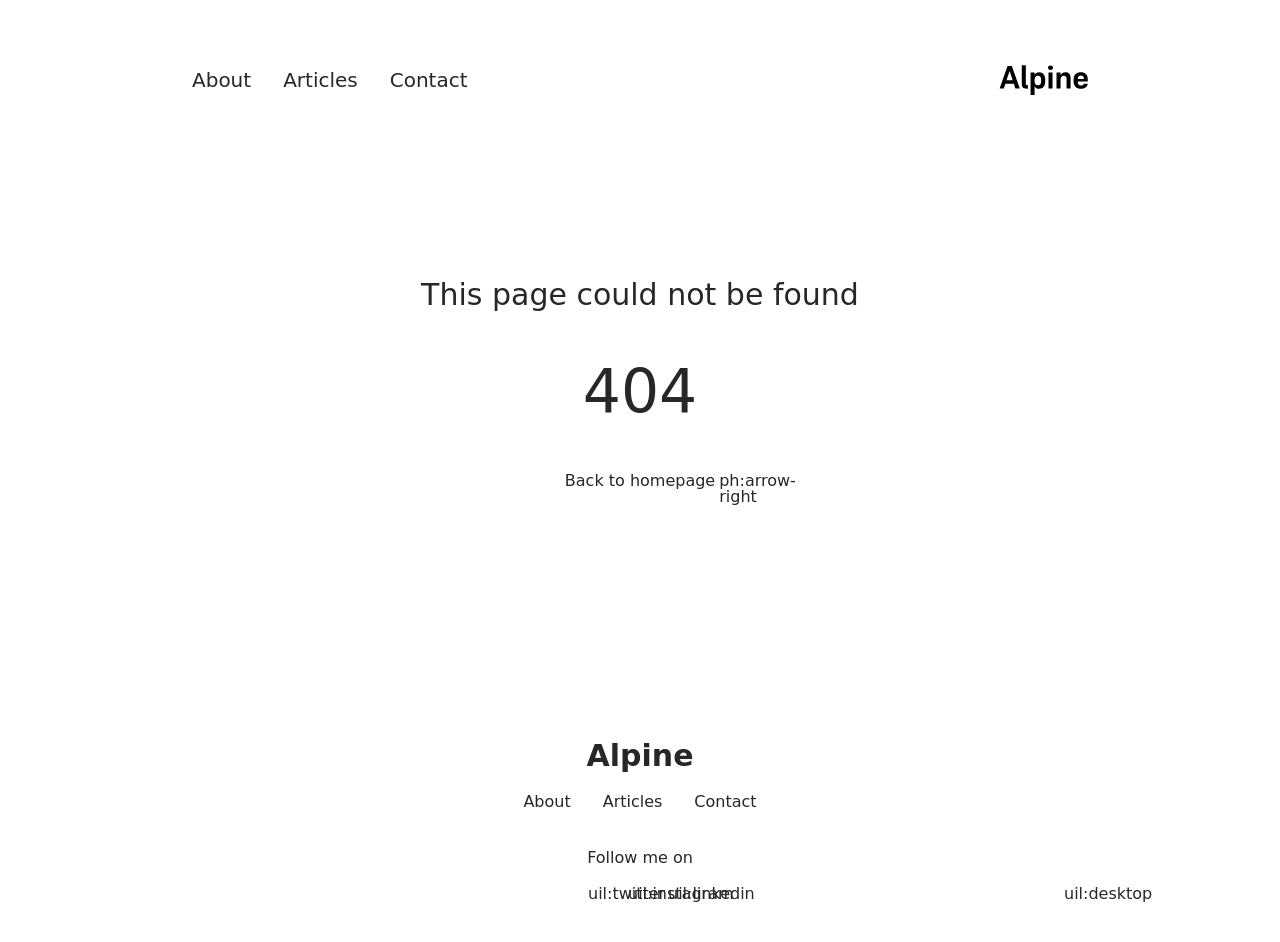
<file: 200.html>
<!DOCTYPE html><html lang="en"><head><meta charset="utf-8">
<meta name="viewport" content="width=device-width, initial-scale=1">
<link rel="stylesheet" href="/_nuxt/entry.CS1F4RMm.css">
<link rel="modulepreload" as="script" crossorigin href="/_nuxt/entry._aiJTA0l.js">
<link rel="prefetch" as="style" href="/_nuxt/article.BHCg1ZF1.css">
<link rel="prefetch" as="style" href="/_nuxt/ProseA.B6arPuVU.css">
<link rel="prefetch" as="script" crossorigin href="/_nuxt/article.DXqPiuLB.js">
<link rel="prefetch" as="script" crossorigin href="/_nuxt/ProseA.BXwS2tlX.js">
<link rel="prefetch" as="script" crossorigin href="/_nuxt/date.BcWussCh.js">
<link rel="prefetch" as="script" crossorigin href="/_nuxt/default.DuQa0O-E.js">
<link rel="prefetch" as="script" crossorigin href="/_nuxt/page.t8133NV7.js">
<link rel="prefetch" as="script" crossorigin href="/_nuxt/client-db.qH4lYut6.js">
<link rel="prefetch" as="style" href="/_nuxt/useStudio.sVl9A9ew.css">
<link rel="prefetch" as="script" crossorigin href="/_nuxt/useStudio.CdnMvwiG.js">
<link rel="prefetch" as="style" href="/_nuxt/error-404.D8uONj7L.css">
<link rel="prefetch" as="script" crossorigin href="/_nuxt/error-404.C9U4aAxK.js">
<link rel="prefetch" as="style" href="/_nuxt/error-500.p7T9h8Pv.css">
<link rel="prefetch" as="script" crossorigin href="/_nuxt/error-500.CYGpDp5r.js">
<script type="module" src="/_nuxt/entry._aiJTA0l.js" crossorigin></script><style id="pinceau-runtime-hydratable">undefined</style><style id="pinceau-theme">@media { :root {--pinceau-mq: initial; --alpine-readableLine: 68ch;--alpine-backdrop-backgroundColor: #f4f4f5b3;--prose-code-inline-padding: 0.2rem 0.375rem 0.2rem 0.375rem;--prose-code-block-backdropFilter: contrast(1);--prose-code-block-border-style: solid;--prose-code-block-border-width: 1px;--prose-tbody-tr-borderBottom-style: dashed;--prose-tbody-tr-borderBottom-width: 1px;--prose-th-textAlign: inherit;--prose-thead-borderBottom-style: solid;--prose-thead-borderBottom-width: 1px;--prose-thead-border-style: solid;--prose-thead-border-width: 0px;--prose-table-textAlign: start;--prose-hr-width: 1px;--prose-hr-style: solid;--prose-li-listStylePosition: outside;--prose-ol-li-markerColor: currentColor;--prose-ol-paddingInlineStart: 21px;--prose-ol-listStyleType: decimal;--prose-ul-li-markerColor: currentColor;--prose-ul-paddingInlineStart: 21px;--prose-ul-listStyleType: disc;--prose-blockquote-border-style: solid;--prose-blockquote-border-width: 4px;--prose-blockquote-quotes: '201C' '201D' '2018' '2019';--prose-blockquote-paddingInlineStart: 24px;--prose-a-code-color-hover: currentColor;--prose-a-code-color-static: currentColor;--prose-a-hasCode-borderBottom: none;--prose-a-border-distance: 2px;--prose-a-border-color-hover: currentColor;--prose-a-border-color-static: currentColor;--prose-a-border-style-hover: solid;--prose-a-border-style-static: dashed;--prose-a-border-width: 1px;--prose-a-color-static: inherit;--prose-a-textDecoration: none;--prose-h6-margin: 3rem 0 2rem;--prose-h5-margin: 3rem 0 2rem;--prose-h4-margin: 3rem 0 2rem;--prose-h3-margin: 3rem 0 2rem;--prose-h2-margin: 3rem 0 2rem;--prose-h1-margin: 0 0 2rem;--prose-p-fontSize: 18px;--typography-lead-loose: 2;--typography-lead-relaxed: 1.625;--typography-lead-normal: 1.5;--typography-lead-snug: 1.375;--typography-lead-tight: 1.25;--typography-lead-none: 1;--typography-lead-10: 2.5rem;--typography-lead-9: 2.25rem;--typography-lead-8: 2rem;--typography-lead-7: 1.75rem;--typography-lead-6: 1.5rem;--typography-lead-5: 1.25rem;--typography-lead-4: 1rem;--typography-lead-3: .75rem;--typography-lead-2: .5rem;--typography-lead-1: .025rem;--typography-fontWeight-black: 900;--typography-fontWeight-extrabold: 800;--typography-fontWeight-bold: 700;--typography-fontWeight-semibold: 600;--typography-fontWeight-medium: 500;--typography-fontWeight-normal: 400;--typography-fontWeight-light: 300;--typography-fontWeight-extralight: 200;--typography-fontWeight-thin: 100;--typography-fontSize-9xl: 128px;--typography-fontSize-8xl: 96px;--typography-fontSize-7xl: 72px;--typography-fontSize-6xl: 60px;--typography-fontSize-5xl: 48px;--typography-fontSize-4xl: 36px;--typography-fontSize-3xl: 30px;--typography-fontSize-2xl: 24px;--typography-fontSize-xl: 20px;--typography-fontSize-lg: 18px;--typography-fontSize-base: 16px;--typography-fontSize-sm: 14px;--typography-fontSize-xs: 12px;--typography-letterSpacing-wide: 0.025em;--typography-letterSpacing-tight: -0.025em;--typography-verticalMargin-base: 24px;--typography-verticalMargin-sm: 16px;--elements-border-secondary-hover: [object Object];--elements-backdrop-background: #fffc;--elements-backdrop-filter: saturate(200%) blur(20px);--elements-container-maxWidth: 64rem;--lead-loose: 2;--lead-relaxed: 1.625;--lead-normal: 1.5;--lead-snug: 1.375;--lead-tight: 1.25;--lead-none: 1;--lead-10: 2.5rem;--lead-9: 2.25rem;--lead-8: 2rem;--lead-7: 1.75rem;--lead-6: 1.5rem;--lead-5: 1.25rem;--lead-4: 1rem;--lead-3: .75rem;--lead-2: .5rem;--lead-1: .025rem;--letterSpacing-widest: 0.1em;--letterSpacing-wider: 0.05em;--letterSpacing-wide: 0.025em;--letterSpacing-normal: 0em;--letterSpacing-tight: -0.025em;--letterSpacing-tighter: -0.05em;--fontSize-9xl: 8rem;--fontSize-8xl: 6rem;--fontSize-7xl: 4.5rem;--fontSize-6xl: 3.75rem;--fontSize-5xl: 3rem;--fontSize-4xl: 2.25rem;--fontSize-3xl: 1.875rem;--fontSize-2xl: 1.5rem;--fontSize-xl: 1.25rem;--fontSize-lg: 1.125rem;--fontSize-base: 1rem;--fontSize-sm: 0.875rem;--fontSize-xs: 0.75rem;--fontWeight-black: 900;--fontWeight-extrabold: 800;--fontWeight-bold: 700;--fontWeight-semibold: 600;--fontWeight-medium: 500;--fontWeight-normal: 400;--fontWeight-light: 300;--fontWeight-extralight: 200;--fontWeight-thin: 100;--font-mono: ui-monospace, SFMono-Regular, Menlo, Monaco, Consolas, Liberation Mono, Courier New, monospace;--font-serif: ui-serif, Georgia, Cambria, Times New Roman, Times, serif;--font-sans: ui-sans-serif, system-ui, -apple-system, BlinkMacSystemFont, Segoe UI, Roboto, Helvetica Neue, Arial, Noto Sans, sans-serif, Apple Color Emoji, Segoe UI Emoji, Segoe UI Symbol, Noto Color Emoji;--opacity-total: 1;--opacity-high: 0.8;--opacity-medium: 0.5;--opacity-soft: 0.3;--opacity-light: 0.15;--opacity-bright: 0.1;--opacity-noOpacity: 0;--borderWidth-lg: 3px;--borderWidth-md: 2px;--borderWidth-sm: 1px;--borderWidth-noBorder: 0;--space-rem-875: 0.875rem;--space-rem-625: 0.625rem;--space-rem-375: 0.375rem;--space-rem-125: 0.125rem;--space-px: 1px;--space-128: 32rem;--space-96: 24rem;--space-80: 20rem;--space-72: 18rem;--space-64: 16rem;--space-60: 15rem;--space-56: 14rem;--space-52: 13rem;--space-48: 12rem;--space-44: 11rem;--space-40: 10rem;--space-36: 9rem;--space-32: 8rem;--space-28: 7rem;--space-24: 6rem;--space-20: 5rem;--space-16: 4rem;--space-14: 3.5rem;--space-12: 3rem;--space-11: 2.75rem;--space-10: 2.5rem;--space-9: 2.25rem;--space-8: 2rem;--space-7: 1.75rem;--space-6: 1.5rem;--space-5: 1.25rem;--space-4: 1rem;--space-3: 0.75rem;--space-2: 0.5rem;--space-1: 0.25rem;--space-0: 0px;--size-full: 100%;--size-7xl: 80rem;--size-6xl: 72rem;--size-5xl: 64rem;--size-4xl: 56rem;--size-3xl: 48rem;--size-2xl: 42rem;--size-xl: 36rem;--size-lg: 32rem;--size-md: 28rem;--size-sm: 24rem;--size-xs: 20rem;--size-200: 200px;--size-104: 104px;--size-80: 80px;--size-64: 64px;--size-56: 56px;--size-48: 48px;--size-40: 40px;--size-32: 32px;--size-24: 24px;--size-20: 20px;--size-16: 16px;--size-12: 12px;--size-8: 8px;--size-6: 6px;--size-4: 4px;--size-2: 2px;--size-0: 0px;--radii-full: 9999px;--radii-3xl: 1.75rem;--radii-2xl: 1.5rem;--radii-xl: 1rem;--radii-lg: 0.75rem;--radii-md: 0.5rem;--radii-sm: 0.375rem;--radii-xs: 0.25rem;--radii-2xs: 0.125rem;--radii-none: 0px;--shadow-none: 0px 0px 0px 0px transparent;--shadow-lg: 0px 10px 15px -3px #000000, 0px 4px 6px -4px #000000;--shadow-md: 0px 4px 6px -1px #000000, 0px 2px 4px -2px #000000;--shadow-sm: 0px 1px 3px 0px #000000, 0px 1px 2px -1px #000000;--shadow-xs: 0px 1px 2px 0px #000000;--height-screen: 100vh;--width-screen: 100vw;--color-primary-900: #002e38;--color-primary-800: #005c70;--color-primary-700: #008aa9;--color-primary-600: #00b9e1;--color-primary-500: #1ad6ff;--color-primary-400: #40ddff;--color-primary-300: #66e4ff;--color-primary-200: #8deaff;--color-primary-100: #b3f1ff;--color-primary-50: #d9f8ff;--color-ruby-900: #380011;--color-ruby-800: #700021;--color-ruby-700: #a90032;--color-ruby-600: #e10043;--color-ruby-500: #ff1a5e;--color-ruby-400: #ff4079;--color-ruby-300: #ff6694;--color-ruby-200: #ff8dae;--color-ruby-100: #ffb3c9;--color-ruby-50: #ffd9e4;--color-pink-900: #380025;--color-pink-800: #70004b;--color-pink-700: #a90070;--color-pink-600: #e10095;--color-pink-500: #ff1ab2;--color-pink-400: #ff40bf;--color-pink-300: #ff66cc;--color-pink-200: #ff8dd8;--color-pink-100: #ffb3e5;--color-pink-50: #ffd9f2;--color-purple-900: #190038;--color-purple-800: #330070;--color-purple-700: #4c00a9;--color-purple-600: #6500e1;--color-purple-500: #811aff;--color-purple-400: #9640ff;--color-purple-300: #ab66ff;--color-purple-200: #c08dff;--color-purple-100: #d5b3ff;--color-purple-50: #ead9ff;--color-royalblue-900: #0b0531;--color-royalblue-800: #160a62;--color-royalblue-700: #211093;--color-royalblue-600: #2c15c4;--color-royalblue-500: #4127e8;--color-royalblue-400: #614bec;--color-royalblue-300: #806ff0;--color-royalblue-200: #a093f3;--color-royalblue-100: #c0b7f7;--color-royalblue-50: #dfdbfb;--color-indigoblue-900: #001238;--color-indigoblue-800: #002370;--color-indigoblue-700: #0035a9;--color-indigoblue-600: #0047e1;--color-indigoblue-500: #1a62ff;--color-indigoblue-400: #407cff;--color-indigoblue-300: #6696ff;--color-indigoblue-200: #8db0ff;--color-indigoblue-100: #b3cbff;--color-indigoblue-50: #d9e5ff;--color-blue-900: #002438;--color-blue-800: #004870;--color-blue-700: #006ca9;--color-blue-600: #0090e1;--color-blue-500: #1aadff;--color-blue-400: #40bbff;--color-blue-300: #66c8ff;--color-blue-200: #8dd6ff;--color-blue-100: #b3e4ff;--color-blue-50: #d9f1ff;--color-lightblue-900: #002e38;--color-lightblue-800: #005c70;--color-lightblue-700: #008aa9;--color-lightblue-600: #00b9e1;--color-lightblue-500: #1ad6ff;--color-lightblue-400: #40ddff;--color-lightblue-300: #66e4ff;--color-lightblue-200: #8deaff;--color-lightblue-100: #b3f1ff;--color-lightblue-50: #d9f8ff;--color-teal-900: #062a28;--color-teal-800: #0b544f;--color-teal-700: #117d77;--color-teal-600: #16a79e;--color-teal-500: #1cd1c6;--color-teal-400: #36e4da;--color-teal-300: #5fe9e1;--color-teal-200: #87efe9;--color-teal-100: #aff4f0;--color-teal-50: #d7faf8;--color-pear-900: #2a2b09;--color-pear-800: #545512;--color-pear-700: #7e801b;--color-pear-600: #a8aa24;--color-pear-500: #d0d32f;--color-pear-400: #d8da52;--color-pear-300: #e0e274;--color-pear-200: #e8e997;--color-pear-100: #eff0ba;--color-pear-50: #f7f8dc;--color-red-900: #380300;--color-red-800: #700700;--color-red-700: #a90a00;--color-red-600: #e10e00;--color-red-500: #ff281a;--color-red-400: #ff4c40;--color-red-300: #ff7066;--color-red-200: #ff948d;--color-red-100: #ffb7b3;--color-red-50: #ffdbd9;--color-orange-900: #381800;--color-orange-800: #702f00;--color-orange-700: #a94700;--color-orange-600: #e15e00;--color-orange-500: #ff7a1a;--color-orange-400: #ff9040;--color-orange-300: #ffa666;--color-orange-200: #ffbd8d;--color-orange-100: #ffd3b3;--color-orange-50: #ffe9d9;--color-yellow-900: #362b03;--color-yellow-800: #6d5605;--color-yellow-700: #a38108;--color-yellow-600: #daac0a;--color-yellow-500: #f5c828;--color-yellow-400: #f7d14c;--color-yellow-300: #f8da70;--color-yellow-200: #fae393;--color-yellow-100: #fcedb7;--color-yellow-50: #fdf6db;--color-green-900: #003f25;--color-green-800: #005e38;--color-green-700: #007e4a;--color-green-600: #009d5d;--color-green-500: #00bd6f;--color-green-400: #00dc82;--color-green-300: #30ffaa;--color-green-200: #83ffcc;--color-green-100: #acffdd;--color-green-50: #d6ffee;--color-gray-900: #18181B;--color-gray-800: #27272A;--color-gray-700: #3f3f46;--color-gray-600: #52525B;--color-gray-500: #71717A;--color-gray-400: #a1a1aa;--color-gray-300: #D4d4d8;--color-gray-200: #e4e4e7;--color-gray-100: #f4f4f5;--color-gray-50: #fafafa;--color-black: #0c0c0d;--color-white: #FFFFFF;--media-portrait: only screen and (orientation: portrait);--media-landscape: only screen and (orientation: landscape);--media-rm: (prefers-reduced-motion: reduce);--media-2xl: (min-width: 1536px);--media-xl: (min-width: 1280px);--media-lg: (min-width: 1024px);--media-md: (min-width: 768px);--media-sm: (min-width: 640px);--media-xs: (min-width: 475px);--alpine-body-color: var(--color-gray-800);--alpine-body-backgroundColor: var(--color-white);--prose-code-inline-fontWeight: var(--typography-fontWeight-normal);--prose-code-inline-fontSize: var(--typography-fontSize-sm);--prose-code-inline-borderRadius: var(--radii-xs);--prose-code-block-pre-padding: var(--typography-verticalMargin-sm);--prose-code-block-margin: var(--typography-verticalMargin-base) 0;--prose-code-block-fontSize: var(--typography-fontSize-sm);--prose-tbody-code-inline-fontSize: var(--typography-fontSize-sm);--prose-tbody-td-padding: var(--typography-verticalMargin-sm);--prose-th-fontWeight: var(--typography-fontWeight-semibold);--prose-th-padding: 0 var(--typography-verticalMargin-sm) var(--typography-verticalMargin-sm) var(--typography-verticalMargin-sm);--prose-table-lineHeight: var(--typography-lead-6);--prose-table-fontSize: var(--typography-fontSize-sm);--prose-table-margin: var(--typography-verticalMargin-base) 0;--prose-hr-margin: var(--typography-verticalMargin-base) 0;--prose-li-margin: var(--typography-verticalMargin-sm) 0;--prose-ol-margin: var(--typography-verticalMargin-base) 0;--prose-ul-margin: var(--typography-verticalMargin-base) 0;--prose-blockquote-margin: var(--typography-verticalMargin-base) 0;--prose-a-code-border-style: var(--prose-a-border-style-static);--prose-a-code-border-width: var(--prose-a-border-width);--prose-a-fontWeight: var(--typography-fontWeight-medium);--prose-img-margin: var(--typography-verticalMargin-base) 0;--prose-strong-fontWeight: var(--typography-fontWeight-semibold);--prose-h6-iconSize: var(--typography-fontSize-base);--prose-h6-fontWeight: var(--typography-fontWeight-semibold);--prose-h6-lineHeight: var(--typography-lead-normal);--prose-h6-fontSize: var(--typography-fontSize-lg);--prose-h5-iconSize: var(--typography-fontSize-lg);--prose-h5-fontWeight: var(--typography-fontWeight-semibold);--prose-h5-lineHeight: var(--typography-lead-snug);--prose-h5-fontSize: var(--typography-fontSize-xl);--prose-h4-iconSize: var(--typography-fontSize-lg);--prose-h4-letterSpacing: var(--typography-letterSpacing-tight);--prose-h4-fontWeight: var(--typography-fontWeight-semibold);--prose-h4-lineHeight: var(--typography-lead-snug);--prose-h4-fontSize: var(--typography-fontSize-2xl);--prose-h3-iconSize: var(--typography-fontSize-xl);--prose-h3-letterSpacing: var(--typography-letterSpacing-tight);--prose-h3-fontWeight: var(--typography-fontWeight-semibold);--prose-h3-lineHeight: var(--typography-lead-snug);--prose-h3-fontSize: var(--typography-fontSize-3xl);--prose-h2-iconSize: var(--typography-fontSize-2xl);--prose-h2-letterSpacing: var(--typography-letterSpacing-tight);--prose-h2-fontWeight: var(--typography-fontWeight-semibold);--prose-h2-lineHeight: var(--typography-lead-tight);--prose-h2-fontSize: var(--typography-fontSize-4xl);--prose-h1-iconSize: var(--typography-fontSize-3xl);--prose-h1-letterSpacing: var(--typography-letterSpacing-tight);--prose-h1-fontWeight: var(--typography-fontWeight-bold);--prose-h1-lineHeight: var(--typography-lead-tight);--prose-h1-fontSize: var(--typography-fontSize-5xl);--prose-p-br-margin: var(--typography-verticalMargin-base) 0 0 0;--prose-p-margin: var(--typography-verticalMargin-base) 0;--prose-p-lineHeight: var(--typography-lead-normal);--typography-color-primary-900: var(--color-primary-900);--typography-color-primary-800: var(--color-primary-800);--typography-color-primary-700: var(--color-primary-700);--typography-color-primary-600: var(--color-primary-600);--typography-color-primary-500: var(--color-primary-500);--typography-color-primary-400: var(--color-primary-400);--typography-color-primary-300: var(--color-primary-300);--typography-color-primary-200: var(--color-primary-200);--typography-color-primary-100: var(--color-primary-100);--typography-color-primary-50: var(--color-primary-50);--typography-font-code: var(--font-mono);--typography-font-body: var(--font-sans);--typography-font-display: var(--font-sans);--typography-body-backgroundColor: var(--color-white);--typography-body-color: var(--color-black);--elements-state-danger-borderColor-secondary: var(--color-red-200);--elements-state-danger-borderColor-primary: var(--color-red-100);--elements-state-danger-backgroundColor-secondary: var(--color-red-100);--elements-state-danger-backgroundColor-primary: var(--color-red-50);--elements-state-danger-color-secondary: var(--color-red-600);--elements-state-danger-color-primary: var(--color-red-500);--elements-state-warning-borderColor-secondary: var(--color-yellow-200);--elements-state-warning-borderColor-primary: var(--color-yellow-100);--elements-state-warning-backgroundColor-secondary: var(--color-yellow-100);--elements-state-warning-backgroundColor-primary: var(--color-yellow-50);--elements-state-warning-color-secondary: var(--color-yellow-700);--elements-state-warning-color-primary: var(--color-yellow-600);--elements-state-success-borderColor-secondary: var(--color-green-200);--elements-state-success-borderColor-primary: var(--color-green-100);--elements-state-success-backgroundColor-secondary: var(--color-green-100);--elements-state-success-backgroundColor-primary: var(--color-green-50);--elements-state-success-color-secondary: var(--color-green-600);--elements-state-success-color-primary: var(--color-green-500);--elements-state-info-borderColor-secondary: var(--color-blue-200);--elements-state-info-borderColor-primary: var(--color-blue-100);--elements-state-info-backgroundColor-secondary: var(--color-blue-100);--elements-state-info-backgroundColor-primary: var(--color-blue-50);--elements-state-info-color-secondary: var(--color-blue-600);--elements-state-info-color-primary: var(--color-blue-500);--elements-state-primary-borderColor-secondary: var(--color-primary-200);--elements-state-primary-borderColor-primary: var(--color-primary-100);--elements-state-primary-backgroundColor-secondary: var(--color-primary-100);--elements-state-primary-backgroundColor-primary: var(--color-primary-50);--elements-state-primary-color-secondary: var(--color-primary-700);--elements-state-primary-color-primary: var(--color-primary-600);--elements-surface-secondary-backgroundColor: var(--color-gray-200);--elements-surface-primary-backgroundColor: var(--color-gray-100);--elements-surface-background-base: var(--color-gray-100);--elements-border-secondary-static: var(--color-gray-200);--elements-border-primary-hover: var(--color-gray-200);--elements-border-primary-static: var(--color-gray-100);--elements-container-padding-md: var(--space-16);--elements-container-padding-sm: var(--space-12);--elements-container-padding-xs: var(--space-8);--elements-container-padding-mobile: var(--space-6);--elements-text-secondary-color-hover: var(--color-gray-700);--elements-text-secondary-color-static: var(--color-gray-500);--elements-text-primary-color-static: var(--color-gray-900);--text-6xl-lineHeight: var(--lead-none);--text-6xl-fontSize: var(--fontSize-6xl);--text-5xl-lineHeight: var(--lead-none);--text-5xl-fontSize: var(--fontSize-5xl);--text-4xl-lineHeight: var(--lead-10);--text-4xl-fontSize: var(--fontSize-4xl);--text-3xl-lineHeight: var(--lead-9);--text-3xl-fontSize: var(--fontSize-3xl);--text-2xl-lineHeight: var(--lead-8);--text-2xl-fontSize: var(--fontSize-2xl);--text-xl-lineHeight: var(--lead-7);--text-xl-fontSize: var(--fontSize-xl);--text-lg-lineHeight: var(--lead-7);--text-lg-fontSize: var(--fontSize-lg);--text-base-lineHeight: var(--lead-6);--text-base-fontSize: var(--fontSize-base);--text-sm-lineHeight: var(--lead-5);--text-sm-fontSize: var(--fontSize-sm);--text-xs-lineHeight: var(--lead-4);--text-xs-fontSize: var(--fontSize-xs);--shadow-2xl: 0px 25px 50px -12px var(--color-gray-900);--shadow-xl: 0px 20px 25px -5px var(--color-gray-400), 0px 8px 10px -6px #000000;--color-secondary-900: var(--color-gray-900);--color-secondary-800: var(--color-gray-800);--color-secondary-700: var(--color-gray-700);--color-secondary-600: var(--color-gray-600);--color-secondary-500: var(--color-gray-500);--color-secondary-400: var(--color-gray-400);--color-secondary-300: var(--color-gray-300);--color-secondary-200: var(--color-gray-200);--color-secondary-100: var(--color-gray-100);--color-secondary-50: var(--color-gray-50);--prose-a-code-background-hover: var(--typography-color-primary-50);--prose-a-code-border-color-hover: var(--typography-color-primary-500);--prose-a-color-hover: var(--typography-color-primary-500);--typography-color-secondary-900: var(--color-secondary-900);--typography-color-secondary-800: var(--color-secondary-800);--typography-color-secondary-700: var(--color-secondary-700);--typography-color-secondary-600: var(--color-secondary-600);--typography-color-secondary-500: var(--color-secondary-500);--typography-color-secondary-400: var(--color-secondary-400);--typography-color-secondary-300: var(--color-secondary-300);--typography-color-secondary-200: var(--color-secondary-200);--typography-color-secondary-100: var(--color-secondary-100);--typography-color-secondary-50: var(--color-secondary-50);--prose-code-inline-backgroundColor: var(--typography-color-secondary-100);--prose-code-inline-color: var(--typography-color-secondary-700);--prose-code-block-backgroundColor: var(--typography-color-secondary-100);--prose-code-block-color: var(--typography-color-secondary-700);--prose-code-block-border-color: var(--typography-color-secondary-200);--prose-tbody-tr-borderBottom-color: var(--typography-color-secondary-200);--prose-th-color: var(--typography-color-secondary-600);--prose-thead-borderBottom-color: var(--typography-color-secondary-200);--prose-thead-border-color: var(--typography-color-secondary-300);--prose-hr-color: var(--typography-color-secondary-200);--prose-blockquote-border-color: var(--typography-color-secondary-200);--prose-blockquote-color: var(--typography-color-secondary-500);--prose-a-code-border-color-static: var(--typography-color-secondary-400); } }@media { :root.dark {--pinceau-mq: dark; --alpine-backdrop-backgroundColor: #18181bb3;--prose-code-block-backdropFilter: contrast(1);--prose-ol-li-markerColor: currentColor;--prose-ul-li-markerColor: currentColor;--prose-a-code-color-hover: currentColor;--prose-a-code-color-static: currentColor;--prose-a-border-color-hover: currentColor;--prose-a-border-color-static: currentColor;--prose-a-color-static: inherit;--elements-backdrop-background: #0c0d0ccc;--alpine-body-color: var(--color-gray-200);--alpine-body-backgroundColor: var(--color-black);--typography-body-backgroundColor: var(--color-black);--typography-body-color: var(--color-white);--elements-state-danger-borderColor-secondary: var(--color-red-700);--elements-state-danger-borderColor-primary: var(--color-red-800);--elements-state-danger-backgroundColor-secondary: var(--color-red-800);--elements-state-danger-backgroundColor-primary: var(--color-red-900);--elements-state-danger-color-secondary: var(--color-red-200);--elements-state-danger-color-primary: var(--color-red-300);--elements-state-warning-borderColor-secondary: var(--color-yellow-700);--elements-state-warning-borderColor-primary: var(--color-yellow-800);--elements-state-warning-backgroundColor-secondary: var(--color-yellow-800);--elements-state-warning-backgroundColor-primary: var(--color-yellow-900);--elements-state-warning-color-secondary: var(--color-yellow-200);--elements-state-warning-color-primary: var(--color-yellow-400);--elements-state-success-borderColor-secondary: var(--color-green-700);--elements-state-success-borderColor-primary: var(--color-green-800);--elements-state-success-backgroundColor-secondary: var(--color-green-800);--elements-state-success-backgroundColor-primary: var(--color-green-900);--elements-state-success-color-secondary: var(--color-green-200);--elements-state-success-color-primary: var(--color-green-400);--elements-state-info-borderColor-secondary: var(--color-blue-700);--elements-state-info-borderColor-primary: var(--color-blue-800);--elements-state-info-backgroundColor-secondary: var(--color-blue-800);--elements-state-info-backgroundColor-primary: var(--color-blue-900);--elements-state-info-color-secondary: var(--color-blue-200);--elements-state-info-color-primary: var(--color-blue-400);--elements-state-primary-borderColor-secondary: var(--color-primary-700);--elements-state-primary-borderColor-primary: var(--color-primary-800);--elements-state-primary-backgroundColor-secondary: var(--color-primary-800);--elements-state-primary-backgroundColor-primary: var(--color-primary-900);--elements-state-primary-color-secondary: var(--color-primary-200);--elements-state-primary-color-primary: var(--color-primary-400);--elements-surface-secondary-backgroundColor: var(--color-gray-800);--elements-surface-primary-backgroundColor: var(--color-gray-900);--elements-surface-background-base: var(--color-gray-900);--elements-border-secondary-static: var(--color-gray-800);--elements-border-primary-hover: var(--color-gray-800);--elements-border-primary-static: var(--color-gray-900);--elements-text-secondary-color-hover: var(--color-gray-200);--elements-text-secondary-color-static: var(--color-gray-400);--elements-text-primary-color-static: var(--color-gray-50);--prose-a-code-background-hover: var(--typography-color-primary-900);--prose-a-code-border-color-hover: var(--typography-color-primary-600);--prose-a-color-hover: var(--typography-color-primary-400);--prose-code-inline-backgroundColor: var(--typography-color-secondary-800);--prose-code-inline-color: var(--typography-color-secondary-200);--prose-code-block-backgroundColor: var(--typography-color-secondary-900);--prose-code-block-color: var(--typography-color-secondary-200);--prose-code-block-border-color: var(--typography-color-secondary-800);--prose-tbody-tr-borderBottom-color: var(--typography-color-secondary-800);--prose-th-color: var(--typography-color-secondary-400);--prose-thead-borderBottom-color: var(--typography-color-secondary-800);--prose-thead-border-color: var(--typography-color-secondary-600);--prose-hr-color: var(--typography-color-secondary-800);--prose-blockquote-border-color: var(--typography-color-secondary-700);--prose-blockquote-color: var(--typography-color-secondary-400);--prose-a-code-border-color-static: var(--typography-color-secondary-600); } }</style><script>"use strict";(()=>{const a=window,e=document.documentElement,m=["dark","light"],c=window&&window.localStorage&&window.localStorage.getItem&&window.localStorage.getItem("nuxt-color-mode")||"system";let n=c==="system"?d():c;const l=e.getAttribute("data-color-mode-forced");l&&(n=l),i(n),a["__NUXT_COLOR_MODE__"]={preference:c,value:n,getColorScheme:d,addColorScheme:i,removeColorScheme:f};function i(o){const t=""+o+"",s="";e.classList?e.classList.add(t):e.className+=" "+t,s&&e.setAttribute("data-"+s,o)}function f(o){const t=""+o+"",s="";e.classList?e.classList.remove(t):e.className=e.className.replace(new RegExp(t,"g"),""),s&&e.removeAttribute("data-"+s)}function r(o){return a.matchMedia("(prefers-color-scheme"+o+")")}function d(){if(a.matchMedia&&r("").media!=="not all"){for(const o of m)if(r(":"+o).matches)return o}return"light"}})();
</script></head><body><div id="__nuxt"></div><script type="application/json" id="__NUXT_DATA__" data-ssr="false">[{"_errors":1,"serverRendered":2,"data":3,"state":4,"once":5},{},false,{},{},["Set"]]</script>
<script>window.__NUXT__={};window.__NUXT__.config={public:{FORMSPREE_URL:"",plausible:{hashMode:false,trackLocalhost:false,domain:"",apiHost:"https://plausible.io",autoPageviews:true,autoOutboundTracking:false},studio:{apiURL:"https://api.nuxt.studio",iframeMessagingAllowedOrigins:""},mdc:{components:{prose:true,map:{p:"prose-p",a:"prose-a",blockquote:"prose-blockquote","code-inline":"prose-code-inline",code:"ProseCodeInline",em:"prose-em",h1:"prose-h1",h2:"prose-h2",h3:"prose-h3",h4:"prose-h4",h5:"prose-h5",h6:"prose-h6",hr:"prose-hr",img:"prose-img",ul:"prose-ul",ol:"prose-ol",li:"prose-li",strong:"prose-strong",table:"prose-table",thead:"prose-thead",tbody:"prose-tbody",td:"prose-td",th:"prose-th",tr:"prose-tr"}},headings:{anchorLinks:{h1:false,h2:true,h3:true,h4:true,h5:false,h6:false}}},content:{locales:[],defaultLocale:"",integrity:1709091113180,experimental:{stripQueryParameters:false,advanceQuery:false,clientDB:false},respectPathCase:false,api:{baseURL:"/api/_content"},navigation:{fields:["navTitle","layout"]},tags:{p:"prose-p",a:"prose-a",blockquote:"prose-blockquote","code-inline":"prose-code-inline",code:"ProseCodeInline",em:"prose-em",h1:"prose-h1",h2:"prose-h2",h3:"prose-h3",h4:"prose-h4",h5:"prose-h5",h6:"prose-h6",hr:"prose-hr",img:"prose-img",ul:"prose-ul",ol:"prose-ol",li:"prose-li",strong:"prose-strong",table:"prose-table",thead:"prose-thead",tbody:"prose-tbody",td:"prose-td",th:"prose-th",tr:"prose-tr"},highlight:{theme:{default:"github-light",dark:"github-dark"},preload:["json","js","ts","html","css","vue","diff","shell","markdown","yaml","bash","ini","c","cpp"],highlighter:"shiki",langs:["js","jsx","json","ts","tsx","vue","css","html","vue","bash","md","mdc","yaml","json","js","ts","html","css","vue","diff","shell","markdown","yaml","bash","ini","c","cpp"]},wsUrl:"",documentDriven:{page:true,navigation:true,surround:true,globals:{},layoutFallbacks:["theme"],injectPage:true},host:"",trailingSlash:false,search:"",contentHead:true,anchorLinks:{depth:4,exclude:[1]}}},app:{baseURL:"/",buildAssetsDir:"/_nuxt/",cdnURL:""}}</script></body></html>
</file>
<file: _nuxt/entry.CS1F4RMm.css>
body{background-color:var(--alpine-body-backgroundColor);color:var(--alpine-body-color)}.light-img{display:block}.dark-img{display:none}@media (prefers-color-scheme:dark){html:not(.light) .dark-img{display:block}html:not(.light) .light-img{display:none}}html.dark .dark-img{display:block}html.dark .light-img{display:none}html{-webkit-font-smoothing:antialiased;-moz-osx-font-smoothing:grayscale}.sr-only{height:1px!important;margin:-1px!important;overflow:hidden!important;padding:0!important;position:absolute!important;width:1px!important;clip:rect(0,0,0,0)!important;border:0!important;white-space:nowrap!important}*,:after,:before{border:0 solid #e5e7eb;box-sizing:border-box}html{line-height:1.5;-webkit-text-size-adjust:100%;font-family:ui-sans-serif,system-ui,-apple-system,BlinkMacSystemFont,Segoe UI,Roboto,Helvetica Neue,Arial,Noto Sans,sans-serif,Apple Color Emoji,Segoe UI Emoji,Segoe UI Symbol,Noto Color Emoji;-moz-tab-size:4;-o-tab-size:4;tab-size:4}body{line-height:inherit;margin:0}hr{border-top-width:1px;color:inherit;height:0}abbr:where([title]){-webkit-text-decoration:underline dotted;text-decoration:underline dotted}h1,h2,h3,h4,h5,h6{font-size:inherit;font-weight:inherit}a{color:inherit;text-decoration:inherit}b,strong{font-weight:bolder}code,kbd,pre,samp{font-family:ui-monospace,SFMono-Regular,Menlo,Monaco,Consolas,Liberation Mono,Courier New,monospace;font-size:1em}small{font-size:80%}sub,sup{font-size:75%;line-height:0;position:relative;vertical-align:baseline}sub{bottom:-.25em}sup{top:-.5em}table{border-collapse:collapse;border-color:inherit;text-indent:0}button,input,optgroup,select,textarea{color:inherit;font-family:inherit;font-size:100%;font-weight:inherit;line-height:inherit;margin:0;padding:0}button,select{text-transform:none}[type=button],[type=reset],[type=submit],button{-webkit-appearance:button;background-color:transparent;background-image:none}:-moz-focusring{outline:auto}:-moz-ui-invalid{box-shadow:none}progress{vertical-align:baseline}::-webkit-inner-spin-button,::-webkit-outer-spin-button{height:auto}[type=search]{-webkit-appearance:textfield;outline-offset:-2px}::-webkit-search-decoration{-webkit-appearance:none}::-webkit-file-upload-button{-webkit-appearance:button;font:inherit}summary{display:list-item}blockquote,dd,dl,figure,h1,h2,h3,h4,h5,h6,hr,p,pre{margin:0}fieldset{margin:0}fieldset,legend{padding:0}menu,ol,ul{list-style:none;margin:0;padding:0}textarea{resize:vertical}input::-moz-placeholder,textarea::-moz-placeholder{color:#9ca3af;opacity:1}input::placeholder,textarea::placeholder{color:#9ca3af;opacity:1}[role=button],button{cursor:pointer}:disabled{cursor:default}audio,canvas,embed,iframe,img,object,svg,video{display:block;vertical-align:middle}img,video{height:auto;max-width:100%}[hidden]{display:none}.nuxt-progress{background:repeating-linear-gradient(90deg,#00dc82 0,#34cdfe 50%,#0047e1);left:0;opacity:1;position:fixed;right:0;top:0;transition:width .1s,height .4s,opacity .4s;width:0;z-index:999999}nav ul[data-v-79444231]{display:flex;flex-direction:column;gap:var(--space-4);justify-content:center;width:100%}@media (min-width:640px){nav ul[data-v-79444231]{flex-direction:row;gap:var(--space-8)}}nav ul a[data-v-79444231]{position:relative}nav ul a.router-link-active[data-v-79444231]{color:var(--color-primary-500)}nav ul a .underline-fx[data-v-79444231]{background-color:currentColor;bottom:-4px;height:1px;position:absolute;transition:width .2s ease-in-out;width:0}a:hover :is(nav ul a .underline-fx):is(nav ul a .underline-fx[data-v-79444231]){width:100%}header[data-v-81de7f07]{--header-padding:var(--space-16);--logo-height:var(--space-8);align-items:center;display:grid;gap:var(--space-4);grid-template-columns:repeat(12,minmax(0,1fr));padding-bottom:var(--header-padding);padding-top:var(--header-padding);position:relative}header .menu[data-v-81de7f07]{display:flex;position:absolute}header .menu[data-v-81de7f07] :hover{color:var(--color-primary-500)}.left :is(header .menu):is(header .menu[data-v-81de7f07]){right:0}@media (min-width:640px){header .menu[data-v-81de7f07]{display:none}}header .overlay[data-v-81de7f07]{-webkit-backdrop-filter:blur(20px);backdrop-filter:blur(20px);background-color:var(--alpine-backdrop-backgroundColor);border:1px solid var(--color-gray-200);border-radius:var(--radii-md);font-size:var(--text-lg-fontSize);font-weight:var(--fontWeight-medium);line-height:var(--text-lg-lineHeight);padding:var(--space-6);padding-right:var(--space-24);perspective:2000px;position:absolute;top:calc(var(--header-padding) + var(--logo-height) + var(--space-2));transform-origin:top;transition:all .25s;will-change:opacity,transform}header .overlay[data-v-81de7f07]:not(.show){opacity:0;transform:translateY(-10px) rotateY(-8deg) rotateX(-20deg)}.left :is(header .overlay:not(.show)):is(header .overlay[data-v-81de7f07]:not(.show)){transform:translateY(-10px) rotateY(8deg) rotateX(-20deg)}header .overlay[data-v-81de7f07]:not(.show){pointer-events:none}.left :is(header .overlay):is(header .overlay[data-v-81de7f07]){padding:var(--space-6);padding-left:var(--space-16);right:0;text-align:right}@media (min-width:640px){header .overlay[data-v-81de7f07]{display:none}}:root.dark header .overlay[data-v-81de7f07]{border-color:var(--color-gray-800)}header .logo[data-v-81de7f07]{display:flex;grid-column:span 12/span 12;height:var(--logo-height)}header .logo a[data-v-81de7f07]{display:flex}.center :is(header .logo):is(header .logo[data-v-81de7f07]){grid-column:span 12/span 12;justify-content:center}.right :is(header .logo):is(header .logo[data-v-81de7f07]){justify-content:flex-end}@media (min-width:640px){header .logo[data-v-81de7f07]{grid-column:span 4/span 4;grid-column-start:auto}.right :is(header .logo):is(header .logo[data-v-81de7f07]){order:2}}header .logo .fallback[data-v-81de7f07]{font-size:var(--text-2xl-fontSize);font-weight:var(--fontWeight-semibold);line-height:var(--text-2xl-lineHeight)}header .main-nav[data-v-81de7f07]{display:none}@media (min-width:640px){header .main-nav[data-v-81de7f07]{display:flex;font-size:var(--text-xl-fontSize);font-weight:var(--fontWeight-medium);grid-column:span 8/span 8;line-height:var(--text-xl-lineHeight)}.center :is(header .main-nav):is(header .main-nav[data-v-81de7f07]){grid-column:span 12/span 12;justify-content:center}.right :is(header .main-nav):is(header .main-nav[data-v-81de7f07]){justify-content:flex-start}.left :is(header .main-nav):is(header .main-nav[data-v-81de7f07]){justify-content:flex-end}}.icon[data-v-900ba019]{display:inline-block;vertical-align:middle}a[data-v-48ea35e8]{--social-icon-size:24px;display:flex;height:24px;height:var(--social-icon-size);width:24px;width:var(--social-icon-size)}a[data-v-48ea35e8] :hover{color:var(--color-primary-500)}a svg[data-v-48ea35e8]{height:100%;width:100%}button[data-v-79ec4964]{display:flex;--color-mode-switcher-size:24px;height:24px;height:var(--color-mode-switcher-size);width:24px;width:var(--color-mode-switcher-size)}button[data-v-79ec4964] :hover{color:var(--color-primary-500)}button svg[data-v-79ec4964]{height:100%;width:100%}footer[data-v-003a36fc]{align-items:center;display:flex;flex-direction:column;margin-top:var(--space-24);padding-bottom:var(--space-8);padding-top:var(--space-8)}footer.left[data-v-003a36fc]{align-items:flex-start}footer.right[data-v-003a36fc]{align-items:flex-end}@media (min-width:768px){footer[data-v-003a36fc]{min-height:var(--space-36)}}footer .credits[data-v-003a36fc]{font-size:var(--text-3xl-fontSize);font-weight:var(--fontWeight-bold);line-height:var(--text-3xl-lineHeight);margin-bottom:var(--space-4)}footer .navigation[data-v-003a36fc]{display:none}@media (min-width:640px){footer .navigation[data-v-003a36fc]{display:flex;font-size:var(--text-base-fontSize);font-weight:var(--fontWeight-medium);line-height:var(--text-base-lineHeight);margin-bottom:var(--space-8)}}footer .message[data-v-003a36fc]{margin-bottom:var(--space-4);text-align:center}footer .icons[data-v-003a36fc]{display:grid;gap:var(--space-4);grid-template-columns:repeat(12,minmax(0,1fr));width:100%}.left :is(footer .icons):is(footer .icons[data-v-003a36fc]){align-items:center;display:flex;justify-content:space-between}.right :is(footer .icons):is(footer .icons[data-v-003a36fc]){align-items:center;display:flex;flex-direction:row-reverse;justify-content:space-between}footer .icons .social[data-v-003a36fc]{display:flex;gap:var(--space-4);grid-column:span 12/span 12;justify-content:center}@media (min-width:475px){footer .icons .social[data-v-003a36fc]{grid-column:span 4/span 4;grid-column-start:5}}footer .icons .color-mode-switch[data-v-003a36fc]{display:flex;grid-column:span 12/span 12;justify-content:center}@media (min-width:475px){footer .icons .color-mode-switch[data-v-003a36fc]{grid-column:span 2/span 2;grid-column-start:11;justify-content:flex-end}}.container[data-v-d801e751]{margin-inline-end:auto;margin-inline-start:auto;width:100%}.app-layout[data-v-ad2b2be0]{min-width:var(--size-xs)}html{font-family:var(--font-sans)}
</file>
<file: _nuxt/DocumentDrivenNotFound.DSylgNKB.css>
section[data-v-bd435593]{align-items:center;display:flex;flex-direction:column;justify-content:center;min-height:50vh}section .message[data-v-bd435593]{font-size:var(--text-3xl-fontSize);font-weight:var(--fontWeight-medium);line-height:var(--text-3xl-lineHeight)}section .status[data-v-bd435593]{font-size:var(--text-6xl-fontSize);line-height:var(--text-6xl-lineHeight);margin-bottom:var(--space-12);margin-top:var(--space-12)}section a[data-v-bd435593]{align-items:center;display:flex;position:relative}section a .icon[data-v-bd435593]{height:var(--space-5);position:absolute;right:calc(0px - var(--space-1));transform:translate(100%);width:var(--space-5)}
</file>
<file: _nuxt/Hero.dOsEgW3n.css>
.hero .layout[data-v-75ec77aa]{display:grid;gap:var(--space-8);grid-template-columns:repeat(1,minmax(0,1fr))}@media (min-width:1024px){.hero .layout[data-v-75ec77aa]{grid-template-columns:repeat(2,minmax(0,1fr))}}.hero .layout .title[data-v-75ec77aa]{font-size:var(--text-4xl-fontSize);font-weight:var(--fontWeight-bold);line-height:var(--text-4xl-lineHeight)}.hero .layout .description[data-v-75ec77aa]{font-size:var(--text-xl-fontSize);line-height:var(--text-xl-lineHeight);margin-top:var(--space-3)}.hero .layout img[data-v-75ec77aa]{aspect-ratio:16/9;border-radius:var(--radii-md);-o-object-fit:cover;object-fit:cover;width:100%}.hero .layout img.left[data-v-75ec77aa]{order:-1}
</file>
<file: _nuxt/ProseUl.BJFMleAW.css>
ul[data-v-a250ff4b]{font-family:var(--typography-font-body);list-style-type:var(--prose-ul-listStyleType);margin:var(--prose-ul-margin);padding-inline-start:var(--prose-ul-paddingInlineStart)}ul[data-v-a250ff4b]>li::marker{color:var(--prose-ul-li-markerColor)}ul[data-v-a250ff4b]>li ol,ul[data-v-a250ff4b]>li ul{margin:0}
</file>
<file: _nuxt/ProseLi.DDrTinKM.css>
li[data-v-f52cc9c5]{font-family:var(--typography-font-body);list-style-position:var(--prose-li-listStylePosition);margin:var(--prose-li-margin)}
</file>
<file: _nuxt/ProseA.B6arPuVU.css>
a[data-v-c62e0ba8]{border-bottom:var(--prose-a-border-width) var(--prose-a-border-style-static) var(--prose-a-border-color-static);color:var(--prose-a-color-static);font-family:var(--typography-font-body);font-weight:var(--prose-a-fontWeight);padding-bottom:var(--prose-a-border-distance);-webkit-text-decoration:var(--prose-a-textDecoration);text-decoration:var(--prose-a-textDecoration)}a[data-v-c62e0ba8]:hover{border-color:var(--prose-a-border-color-hover);border-style:var(--prose-a-border-style-hover);color:var(--prose-a-color-hover)}a[data-v-c62e0ba8]:has(img){border-width:0}a[data-v-c62e0ba8]:has(code){border-bottom:var(--prose-a-hasCode-borderBottom)}a[data-v-c62e0ba8]:has(code) code{border-color:var(--prose-a-code-border-color-static);border-style:var(--prose-a-code-border-style);border-width:var(--prose-a-code-border-width);color:var(--prose-a-code-color-static)}a[data-v-c62e0ba8]:has(code):hover{border-bottom:var(--prose-a-hasCode-borderBottom)}a[data-v-c62e0ba8]:has(code):hover code{background-color:var(--prose-a-code-background-hover);border-color:var(--prose-a-code-border-color-hover);color:var(--prose-a-code-color-hover)}
</file>
<file: _nuxt/ProseStrong.BPgpJaDt.css>
strong[data-v-47fa13ff]{font-family:var(--typography-font-body);font-weight:var(--prose-strong-fontWeight)}
</file>
<file: _nuxt/ProseP.DHw9qJNt.css>
p[data-v-a0f4c387]{font-family:var(--typography-font-body);font-size:var(--prose-p-fontSize);line-height:var(--prose-p-lineHeight);margin:var(--prose-p-margin)}p[data-v-a0f4c387] br{content:"";display:block;margin:var(--prose-p-br-margin)}
</file>
<file: _nuxt/Gallery.BM0ok5dE.css>
.gallery .layout[data-v-ce957081]{display:grid;gap:var(--space-8);margin-bottom:var(--space-16);margin-top:var(--space-16);--cols:1;grid-template-columns:repeat(1,minmax(0,1fr));grid-template-columns:repeat(var(--cols),minmax(0,1fr))}@media (min-width:768px){.gallery .layout[data-v-ce957081]{--cols:var(---6-li-cols)}}.gallery .layout img[data-v-ce957081]{aspect-ratio:16/9;border-radius:var(--radii-md);-o-object-fit:cover;object-fit:cover;width:100%}
</file>
<file: _nuxt/article.BHCg1ZF1.css>
article[data-v-ae728dab]{margin-left:auto;margin-right:auto;max-width:var(--alpine-readableLine);padding-bottom:var(--space-4);padding-top:var(--space-4)}@media (min-width:640px){article[data-v-ae728dab]{padding-bottom:var(--space-12);padding-top:var(--space-12)}}article .back[data-v-ae728dab]{align-items:center;border-bottom:1px solid var(--elements-border-secondary-static);display:inline-flex;font-size:var(--text-lg-fontSize)}article .back[data-v-ae728dab] svg{height:var(--size-16);margin-right:var(--space-2);width:var(--size-16)}article header[data-v-ae728dab]{margin-bottom:var(--space-12);margin-top:var(--space-16)}article .title[data-v-ae728dab]{font-size:var(--text-5xl-fontSize);font-weight:var(--fontWeight-semibold);line-height:var(--text-5xl-lineHeight);margin-bottom:var(--space-4)}article time[data-v-ae728dab]{color:var(--elements-text-secondary-color-static)}article .prose .back-to-top[data-v-ae728dab]{align-items:center;display:flex;justify-content:flex-end;width:100%}article .prose .back-to-top a[data-v-ae728dab]{cursor:pointer;font-size:var(--text-lg-fontSize)}article .prose[data-v-ae728dab] h1{display:none}
</file>
<file: _nuxt/useStudio.sVl9A9ew.css>
body.__preview_enabled{padding-bottom:50px}#__nuxt_preview[data-v-381f8a7d]{align-items:center;-webkit-backdrop-filter:blur(20px);backdrop-filter:blur(20px);background:#ffffff4d;border-top:1px solid #eee;bottom:-60px;color:#000;display:flex;font-family:Helvetica,sans-serif;font-size:16px;font-weight:500;gap:10px;height:50px;justify-content:center;left:0;position:fixed;right:0;transition:bottom .3s ease-in-out;z-index:10000}#__nuxt_preview.__preview_ready[data-v-381f8a7d]{bottom:0}#__preview_background[data-v-381f8a7d]{-webkit-backdrop-filter:blur(8px);backdrop-filter:blur(8px);background:#ffffff4d;height:100vh;left:0;position:fixed;top:0;width:100vw;z-index:9000}#__preview_loader[data-v-381f8a7d]{align-items:center;color:#000;display:flex;flex-direction:column;font-family:system-ui,-apple-system,BlinkMacSystemFont,Segoe UI,Roboto,Oxygen,Ubuntu,Cantarell,Open Sans,Helvetica Neue,sans-serif;font-size:1.4rem;gap:8px;left:50%;position:fixed;top:50%;transform:translate(-50%,-50%);z-index:9500}#__preview_loader p[data-v-381f8a7d]{margin:10px 0}.dark #__preview_background[data-v-381f8a7d],.dark-mode #__preview_background[data-v-381f8a7d]{background:#0000004d}.dark #__preview_loader[data-v-381f8a7d],.dark-mode #__preview_loader[data-v-381f8a7d]{color:#fff}.preview-loading-enter-active[data-v-381f8a7d],.preview-loading-leave-active[data-v-381f8a7d]{transition:opacity .4s}.preview-loading-enter[data-v-381f8a7d],.preview-loading-leave-to[data-v-381f8a7d]{opacity:0}#__preview_loading_icon[data-v-381f8a7d]{animation:spin-381f8a7d 1s linear infinite}.dark #__nuxt_preview[data-v-381f8a7d],.dark-mode #__nuxt_preview[data-v-381f8a7d]{background:#0000004d;border-top:1px solid #111;color:#fff}#__nuxt_preview svg[data-v-381f8a7d]{color:#000;display:inline-block;height:30px;width:30px}.dark #__nuxt_preview svg[data-v-381f8a7d],.dark-mode #__nuxt_preview svg[data-v-381f8a7d]{color:#fff}button[data-v-381f8a7d]{background:transparent;border:1px solid rgba(0,0,0,.2);border-radius:3px;box-shadow:none;color:#000c;cursor:pointer;display:inline-block;font-size:14px;font-weight:400;line-height:1rem;margin:0;padding:4px 10px;text-align:center;transition:none;width:auto}button[data-v-381f8a7d]:hover{border-color:#0006;color:#000000e6}.dark button[data-v-381f8a7d],.dark-mode button[data-v-381f8a7d]{border-color:#fff3;color:#d3d3d3}.dark button[data-v-381f8a7d]:hover,.dark-mode button[data-v-381f8a7d]:hover{border-color:#fff6;color:#fff}#__nuxt_preview button[data-v-381f8a7d]:focus,#__nuxt_preview button[data-v-381f8a7d]:hover{background:#0000001a}#__nuxt_preview button[data-v-381f8a7d]:active{background:#0003}.dark #__nuxt_preview button[data-v-381f8a7d],.dark-mode #__nuxt_preview button[data-v-381f8a7d]{border:1px solid hsla(0,0%,100%,.2);color:#fffc}.dark #__nuxt_preview button[data-v-381f8a7d]:hover,.dark-mode #__nuxt_preview button[data-v-381f8a7d]:focus{background:#ffffff1a}.dark #__nuxt_preview button[data-v-381f8a7d]:active,.dark-mode #__nuxt_preview button[data-v-381f8a7d]:active{background:#fff3}a[data-v-381f8a7d]{font-weight:600}#__nuxt_preview.__preview_refreshing button[data-v-381f8a7d],#__nuxt_preview.__preview_refreshing span[data-v-381f8a7d],#__nuxt_preview.__preview_refreshing svg[data-v-381f8a7d]{animation:nuxt_pulsate-381f8a7d 1s ease-out;animation-iteration-count:infinite;opacity:.5}@keyframes nuxt_pulsate-381f8a7d{0%{opacity:1}50%{opacity:.5}to{opacity:1}}@keyframes spin-381f8a7d{0%{transform:rotate(1turn)}to{transform:rotate(0)}}
</file>
<file: _nuxt/error-404.D8uONj7L.css>
.spotlight[data-v-f5c0a1bb]{background:linear-gradient(45deg,#00dc82,#36e4da 50%,#0047e1);bottom:-30vh;filter:blur(20vh);height:40vh}.gradient-border[data-v-f5c0a1bb]{-webkit-backdrop-filter:blur(10px);backdrop-filter:blur(10px);border-radius:.5rem;position:relative}@media (prefers-color-scheme:light){.gradient-border[data-v-f5c0a1bb]{background-color:#ffffff4d}.gradient-border[data-v-f5c0a1bb]:before{background:linear-gradient(90deg,#e2e2e2,#e2e2e2 25%,#00dc82,#36e4da 75%,#0047e1)}}@media (prefers-color-scheme:dark){html:not(.light) .gradient-border[data-v-f5c0a1bb]{background-color:#1414144d}html:not(.light) .gradient-border[data-v-f5c0a1bb]:before{background:linear-gradient(90deg,#303030,#303030 25%,#00dc82,#36e4da 75%,#0047e1)}}html.dark .gradient-border[data-v-f5c0a1bb]{background-color:#1414144d}html.dark .gradient-border[data-v-f5c0a1bb]:before{background:linear-gradient(90deg,#303030,#303030 25%,#00dc82,#36e4da 75%,#0047e1)}.gradient-border[data-v-f5c0a1bb]:before{background-size:400% auto;border-radius:.5rem;bottom:0;content:"";left:0;-webkit-mask:linear-gradient(#fff 0 0) content-box,linear-gradient(#fff 0 0);mask:linear-gradient(#fff 0 0) content-box,linear-gradient(#fff 0 0);-webkit-mask-composite:xor;mask-composite:exclude;opacity:.5;padding:2px;position:absolute;right:0;top:0;transition:background-position .3s ease-in-out,opacity .2s ease-in-out;width:100%}.gradient-border[data-v-f5c0a1bb]:hover:before{background-position:-50% 0;opacity:1}.bg-white[data-v-f5c0a1bb]{--tw-bg-opacity:1;background-color:#fff;background-color:rgba(255,255,255,var(--tw-bg-opacity))}.cursor-pointer[data-v-f5c0a1bb]{cursor:pointer}.flex[data-v-f5c0a1bb]{display:flex}.grid[data-v-f5c0a1bb]{display:grid}.place-content-center[data-v-f5c0a1bb]{place-content:center}.items-center[data-v-f5c0a1bb]{align-items:center}.justify-center[data-v-f5c0a1bb]{justify-content:center}.font-sans[data-v-f5c0a1bb]{font-family:ui-sans-serif,system-ui,-apple-system,BlinkMacSystemFont,Segoe UI,Roboto,Helvetica Neue,Arial,Noto Sans,sans-serif,Apple Color Emoji,Segoe UI Emoji,Segoe UI Symbol,Noto Color Emoji}.font-medium[data-v-f5c0a1bb]{font-weight:500}.font-light[data-v-f5c0a1bb]{font-weight:300}.text-8xl[data-v-f5c0a1bb]{font-size:6rem;line-height:1}.text-xl[data-v-f5c0a1bb]{font-size:1.25rem;line-height:1.75rem}.leading-tight[data-v-f5c0a1bb]{line-height:1.25}.mb-8[data-v-f5c0a1bb]{margin-bottom:2rem}.mb-16[data-v-f5c0a1bb]{margin-bottom:4rem}.max-w-520px[data-v-f5c0a1bb]{max-width:520px}.min-h-screen[data-v-f5c0a1bb]{min-height:100vh}.overflow-hidden[data-v-f5c0a1bb]{overflow:hidden}.px-8[data-v-f5c0a1bb]{padding-left:2rem;padding-right:2rem}.py-2[data-v-f5c0a1bb]{padding-bottom:.5rem;padding-top:.5rem}.px-4[data-v-f5c0a1bb]{padding-left:1rem;padding-right:1rem}.fixed[data-v-f5c0a1bb]{position:fixed}.left-0[data-v-f5c0a1bb]{left:0}.right-0[data-v-f5c0a1bb]{right:0}.text-center[data-v-f5c0a1bb]{text-align:center}.text-black[data-v-f5c0a1bb]{--tw-text-opacity:1;color:#000;color:rgba(0,0,0,var(--tw-text-opacity))}.antialiased[data-v-f5c0a1bb]{-webkit-font-smoothing:antialiased;-moz-osx-font-smoothing:grayscale}.w-full[data-v-f5c0a1bb]{width:100%}.z-10[data-v-f5c0a1bb]{z-index:10}.z-20[data-v-f5c0a1bb]{z-index:20}@media (min-width:640px){.sm\:text-4xl[data-v-f5c0a1bb]{font-size:2.25rem;line-height:2.5rem}.sm\:text-xl[data-v-f5c0a1bb]{font-size:1.25rem;line-height:1.75rem}.sm\:text-10xl[data-v-f5c0a1bb]{font-size:10rem;line-height:1}.sm\:px-0[data-v-f5c0a1bb]{padding-left:0;padding-right:0}.sm\:py-3[data-v-f5c0a1bb]{padding-bottom:.75rem;padding-top:.75rem}.sm\:px-6[data-v-f5c0a1bb]{padding-left:1.5rem;padding-right:1.5rem}}@media (prefers-color-scheme:dark){html:not(.light) .dark\:bg-black[data-v-f5c0a1bb]{--tw-bg-opacity:1;background-color:#000;background-color:rgba(0,0,0,var(--tw-bg-opacity))}html:not(.light) .dark\:text-white[data-v-f5c0a1bb]{--tw-text-opacity:1;color:#fff;color:rgba(255,255,255,var(--tw-text-opacity))}}html.dark .dark\:bg-black[data-v-f5c0a1bb]{--tw-bg-opacity:1;background-color:#000;background-color:rgba(0,0,0,var(--tw-bg-opacity))}html.dark .dark\:text-white[data-v-f5c0a1bb]{--tw-text-opacity:1;color:#fff;color:rgba(255,255,255,var(--tw-text-opacity))}
</file>
<file: _nuxt/error-500.p7T9h8Pv.css>
.spotlight[data-v-b86faff8]{background:linear-gradient(45deg,#00dc82,#36e4da 50%,#0047e1);filter:blur(20vh)}.bg-white[data-v-b86faff8]{--tw-bg-opacity:1;background-color:#fff;background-color:rgba(255,255,255,var(--tw-bg-opacity))}.grid[data-v-b86faff8]{display:grid}.place-content-center[data-v-b86faff8]{place-content:center}.font-sans[data-v-b86faff8]{font-family:ui-sans-serif,system-ui,-apple-system,BlinkMacSystemFont,Segoe UI,Roboto,Helvetica Neue,Arial,Noto Sans,sans-serif,Apple Color Emoji,Segoe UI Emoji,Segoe UI Symbol,Noto Color Emoji}.font-medium[data-v-b86faff8]{font-weight:500}.font-light[data-v-b86faff8]{font-weight:300}.h-1\/2[data-v-b86faff8]{height:50%}.text-8xl[data-v-b86faff8]{font-size:6rem;line-height:1}.text-xl[data-v-b86faff8]{font-size:1.25rem;line-height:1.75rem}.leading-tight[data-v-b86faff8]{line-height:1.25}.mb-8[data-v-b86faff8]{margin-bottom:2rem}.mb-16[data-v-b86faff8]{margin-bottom:4rem}.max-w-520px[data-v-b86faff8]{max-width:520px}.min-h-screen[data-v-b86faff8]{min-height:100vh}.overflow-hidden[data-v-b86faff8]{overflow:hidden}.px-8[data-v-b86faff8]{padding-left:2rem;padding-right:2rem}.fixed[data-v-b86faff8]{position:fixed}.left-0[data-v-b86faff8]{left:0}.right-0[data-v-b86faff8]{right:0}.-bottom-1\/2[data-v-b86faff8]{bottom:-50%}.text-center[data-v-b86faff8]{text-align:center}.text-black[data-v-b86faff8]{--tw-text-opacity:1;color:#000;color:rgba(0,0,0,var(--tw-text-opacity))}.antialiased[data-v-b86faff8]{-webkit-font-smoothing:antialiased;-moz-osx-font-smoothing:grayscale}@media (min-width:640px){.sm\:text-4xl[data-v-b86faff8]{font-size:2.25rem;line-height:2.5rem}.sm\:text-10xl[data-v-b86faff8]{font-size:10rem;line-height:1}.sm\:px-0[data-v-b86faff8]{padding-left:0;padding-right:0}}@media (prefers-color-scheme:dark){html:not(.light) .dark\:bg-black[data-v-b86faff8]{--tw-bg-opacity:1;background-color:#000;background-color:rgba(0,0,0,var(--tw-bg-opacity))}html:not(.light) .dark\:text-white[data-v-b86faff8]{--tw-text-opacity:1;color:#fff;color:rgba(255,255,255,var(--tw-text-opacity))}}html.dark .dark\:bg-black[data-v-b86faff8]{--tw-bg-opacity:1;background-color:#000;background-color:rgba(0,0,0,var(--tw-bg-opacity))}html.dark .dark\:text-white[data-v-b86faff8]{--tw-text-opacity:1;color:#fff;color:rgba(255,255,255,var(--tw-text-opacity))}
</file>
<file: _nuxt/ArticlesList.CBLTq8fX.css>
@media (min-width:640px){.articles-list[data-v-c4b62ee6]{padding-left:var(--space-12);padding-right:var(--space-12)}}@media (min-width:768px){.articles-list[data-v-c4b62ee6]{padding-left:0;padding-right:0}}.articles-list .featured[data-v-c4b62ee6]{margin-bottom:var(--space-12);margin-top:var(--space-12)}@media (min-width:768px){.articles-list .featured[data-v-c4b62ee6]{margin-bottom:var(--space-8);margin-top:var(--space-8)}}.articles-list .layout[data-v-c4b62ee6]{display:grid;gap:var(--space-12);grid-template-columns:repeat(1,minmax(0,1fr))}@media (min-width:768px){.articles-list .layout[data-v-c4b62ee6]{gap:var(--space-8);grid-template-columns:repeat(2,minmax(0,1fr))}}@media (min-width:1024px){.articles-list .layout[data-v-c4b62ee6]{grid-template-columns:repeat(3,minmax(0,1fr))}}.tour[data-v-c4b62ee6]{align-items:center;display:flex;flex-direction:column;justify-content:center;min-height:30vh}
</file>
<file: _nuxt/ArticlesListItem.DDNrqa_X.css>
article[data-v-7229fdc5]{display:flex;flex-direction:column;gap:var(--space-4)}@media (min-width:768px){article.featured[data-v-7229fdc5]{flex-direction:row;gap:var(--space-8)}}article img[data-v-7229fdc5]{aspect-ratio:16/9;border-radius:var(--radii-md);-o-object-fit:cover;object-fit:cover;width:100%}article .image[data-v-7229fdc5]{flex:1}article .image div[data-v-7229fdc5]{display:flex;flex-wrap:true;gap:var(--space-2);margin-left:var(--space-2);margin-top:var(--space-2);position:absolute}article .image div span[data-v-7229fdc5]{border-radius:var(--radii-sm);font-size:var(--text-xs-fontSize);font-weight:700;line-height:var(--text-xs-lineHeight);padding:var(--space-1)}article .content[data-v-7229fdc5]{display:flex;flex:1;flex-direction:column}article .content .headline[data-v-7229fdc5]{display:-webkit-box;font-size:var(--text-2xl-fontSize);font-weight:var(--fontWeight-semibold);line-height:var(--text-2xl-lineHeight);margin-bottom:var(--space-2);overflow:hidden;-webkit-box-orient:vertical;-webkit-line-clamp:2}.featured :is(article .content .headline):is(article .content .headline[data-v-7229fdc5]){display:-webkit-box;font-size:var(--text-4xl-fontSize);line-height:var(--text-4xl-lineHeight);overflow:hidden;-webkit-box-orient:vertical;-webkit-line-clamp:3}article .content .description[data-v-7229fdc5]{display:-webkit-box;margin-bottom:var(--space-4);overflow:hidden;-webkit-box-orient:vertical;-webkit-line-clamp:2}.featured :is(article .content .description):is(article .content .description[data-v-7229fdc5]){display:-webkit-box;overflow:hidden;-webkit-box-orient:vertical;-webkit-line-clamp:4}article .content time[data-v-7229fdc5]{font-size:var(--text-sm-fontSize);line-height:var(--text-sm-lineHeight)}:root.dark article .content time[data-v-7229fdc5],article .content time[data-v-7229fdc5]{color:var(--color-gray-500)}
</file>
<file: _nuxt/ProseCodeInline.biN1XEZn.css>
code[data-v-890cb49b]{background-color:var(--prose-code-inline-backgroundColor);border-radius:var(--prose-code-inline-borderRadius);color:var(--prose-code-inline-color);font-family:var(--typography-font-code);font-size:var(--prose-code-inline-fontSize);font-weight:var(--prose-code-inline-fontWeight);margin-left:1px;margin-right:1px;padding:var(--prose-code-inline-padding)}tbody code[data-v-890cb49b]{font-size:var(--prose-tbody-code-inline-fontSize)}h1 a code[data-v-890cb49b],h2 a code[data-v-890cb49b],h3 a code[data-v-890cb49b],h4 a code[data-v-890cb49b],h5 a code[data-v-890cb49b],h6 a code[data-v-890cb49b]{border-radius:var(--prose-code-inline-borderRadius);color:inherit;font-size:.777777em;padding:.15em .5em}
</file>
<file: _nuxt/ProseH1.CoOzZNfe.css>
h1[data-v-41f9c223]{display:block;font-family:var(--typography-font-display);font-size:var(--prose-h1-fontSize);font-weight:var(--prose-h1-fontWeight);letter-spacing:var(--prose-h1-letterSpacing);line-height:var(--prose-h1-lineHeight);margin:var(--prose-h1-margin)}h1[data-v-41f9c223] .icon{display:inline-block;height:var(--prose-h1-iconSize);margin-inline-start:12px;opacity:0;transition:opacity .1s;width:var(--prose-h1-iconSize)}h1 a[data-v-41f9c223]:hover .icon{opacity:1}
</file>
<file: _nuxt/ContactForm.CNEc55S_.css>
.contact-form .inputs[data-v-48cd8cb1]{display:grid;gap:var(--space-8);grid-auto-flow:row;grid-template-columns:repeat(1,minmax(0,1fr));margin-bottom:var(--space-8);max-width:var(--size-md)}
</file>
<file: _nuxt/Input.Byye_SrG.css>
div label[data-v-56fcce6a]{cursor:pointer;display:block;font-size:var(--text-base-fontSize);font-weight:var(--fontWeight-semibold);line-height:var(--text-base-lineHeight);margin-bottom:var(--space-2)}div input[data-v-56fcce6a],div textarea[data-v-56fcce6a]{background-color:transparent;border:1px solid var(--color-gray-300);border-radius:var(--radii-sm);caret-color:var(--color-gray-500);outline:none;padding:var(--space-2) var(--space-4);width:100%}:root.dark div input[data-v-56fcce6a],:root.dark div textarea[data-v-56fcce6a],div input[data-v-56fcce6a]:focus,div textarea[data-v-56fcce6a]:focus{border-color:var(--color-gray-700)}:root.dark div input[data-v-56fcce6a]:focus,:root.dark div textarea[data-v-56fcce6a]:focus{border-color:var(--color-gray-400)}div textarea[data-v-56fcce6a]{height:var(--space-48);resize:none}
</file>
<file: _nuxt/Button.QDn7F43B.css>
button[data-v-016170f4]{background-color:var(--color-gray-900);border-radius:var(--radii-md);color:var(--color-gray-100);font-size:var(--text-sm-fontSize);font-weight:var(--fontWeight-medium);line-height:var(--text-sm-lineHeight);padding:var(--space-2) var(--space-4)}@media (min-width:768px){button[data-v-016170f4]{font-size:var(--text-base-fontSize);line-height:var(--text-base-lineHeight);padding:var(--space-3) var(--space-6)}}:root.dark button[data-v-016170f4]{background-color:var(--color-gray-100);color:var(--color-gray-900)}button[data-v-016170f4]:disabled{cursor:not-allowed}
</file>
<file: _nuxt/ProsePre.CchFRBtv.css>
pre code .line{display:block;min-height:1rem}
</file>
<file: _nuxt/ProseCode.CMZxOHzc.css>
button[data-v-27ac6cf4]{border-radius:3px;margin:4px;opacity:0;padding:4px;transform:scale(.75);transition:all .2s}button[data-v-27ac6cf4]:hover{background-color:var(--elements-surface-secondary-backgroundColor)}button[data-v-27ac6cf4]:focus{box-shadow:0 0 0 2px var(--color-blue-500);opacity:1;outline:none}button.show[data-v-27ac6cf4]{opacity:1;transform:scale(1)}button .icon-wrapper[data-v-27ac6cf4]{display:block;height:18px;position:relative;width:18px}button .icon-wrapper .icon[data-v-27ac6cf4]{display:block;position:absolute}button .icon-wrapper .fade-enter-active[data-v-27ac6cf4],button .icon-wrapper .fade-leave-active[data-v-27ac6cf4]{transition:opacity .2s}button .icon-wrapper .fade-enter-from[data-v-27ac6cf4],button .icon-wrapper .fade-leave-to[data-v-27ac6cf4]{opacity:0}.prose-code[data-v-e293c6f8]{-webkit-backdrop-filter:var(--prose-code-block-backdropFilter);backdrop-filter:var(--prose-code-block-backdropFilter);background-color:var(--prose-code-block-backgroundColor);border-color:var(--prose-code-block-border-color);border-radius:var(--radii-md);border-style:var(--prose-code-block-border-style);border-width:var(--prose-code-block-border-width);color:var(--prose-code-block-color);font-size:var(--prose-code-block-fontSize);margin:var(--prose-code-block-margin);overflow:hidden;position:relative;width:100%}.prose-code.highlight-bash[data-v-e293c6f8] code .line,.prose-code.highlight-sh[data-v-e293c6f8] code .line,.prose-code.highlight-shell[data-v-e293c6f8] code .line,.prose-code.highlight-shellscript[data-v-e293c6f8] code .line,.prose-code.highlight-zsh[data-v-e293c6f8] code .line{padding-inline-start:1rem;position:relative}.prose-code.highlight-bash[data-v-e293c6f8] code .line:before,.prose-code.highlight-sh[data-v-e293c6f8] code .line:before,.prose-code.highlight-shell[data-v-e293c6f8] code .line:before,.prose-code.highlight-shellscript[data-v-e293c6f8] code .line:before,.prose-code.highlight-zsh[data-v-e293c6f8] code .line:before{color:var(--typography-color-primary-500);content:">";display:block;font-family:var(--font-mono);font-weight:700;inset-inline-start:-.1rem;position:absolute;top:0;-webkit-user-select:none;-moz-user-select:none;user-select:none}.copy-button[data-v-e293c6f8]{bottom:0;inset-inline-end:0;position:absolute}[data-v-e293c6f8] code{display:flex;flex-direction:column}[data-v-e293c6f8] .line{display:inline-table;min-height:1rem}.filename[data-v-e293c6f8]{-webkit-backdrop-filter:blur(4px);backdrop-filter:blur(4px);border-radius:var(--radii-lg);color:var(--prose-code-block-color);font-family:var(--typography-font-code);font-size:var(--fontSize-xs);inset-inline-end:0;line-height:var(--lead-normal);padding:.5rem .75rem;position:absolute;top:0;transition:opacity .2s}.prose-code:hover .filename[data-v-e293c6f8]{opacity:0}.prose-code:hover .filename[data-v-e293c6f8]:hover{opacity:1}[data-v-e293c6f8] pre{display:flex;flex:1;line-height:var(--lead-relaxed);margin:0;overflow-x:auto;padding:var(--prose-code-block-pre-padding)}[data-v-e293c6f8] pre code{padding-inline-end:30px}[data-v-e293c6f8] .line.highlight{background-color:var(--prose-code-block-border-color)}
</file>
<file: _nuxt/ProseH2.Cz9lRqlC.css>
h2[data-v-6bb1d5b5]{display:block;font-family:var(--typography-font-display);font-size:var(--prose-h2-fontSize);font-weight:var(--prose-h2-fontWeight);letter-spacing:var(--prose-h2-letterSpacing);line-height:var(--prose-h2-lineHeight);margin:var(--prose-h2-margin)}h2[data-v-6bb1d5b5] .icon{display:inline-block;height:var(--prose-h2-iconSize);margin-inline-start:12px;opacity:0;transition:opacity .1s;width:var(--prose-h2-iconSize)}h2 a[data-v-6bb1d5b5]:hover .icon{opacity:1}
</file>
<file: _nuxt/ProseImg.SSFe4j9D.css>
img[data-v-6290f4f3]{margin:var(--prose-img-margin)}
</file>
<file: _nuxt/ProseH3.CeknSjrm.css>
h3[data-v-0ebf3668]{display:block;font-family:var(--typography-font-display);font-size:var(--prose-h3-fontSize);font-weight:var(--prose-h3-fontWeight);letter-spacing:var(--prose-h3-letterSpacing);line-height:var(--prose-h3-lineHeight);margin:var(--prose-h3-margin)}h3[data-v-0ebf3668] .icon{display:inline-block;height:var(--prose-h3-iconSize);margin-inline-start:12px;opacity:0;transition:opacity .1s;width:var(--prose-h3-iconSize)}h3 a[data-v-0ebf3668]:hover .icon{opacity:1}
</file>
